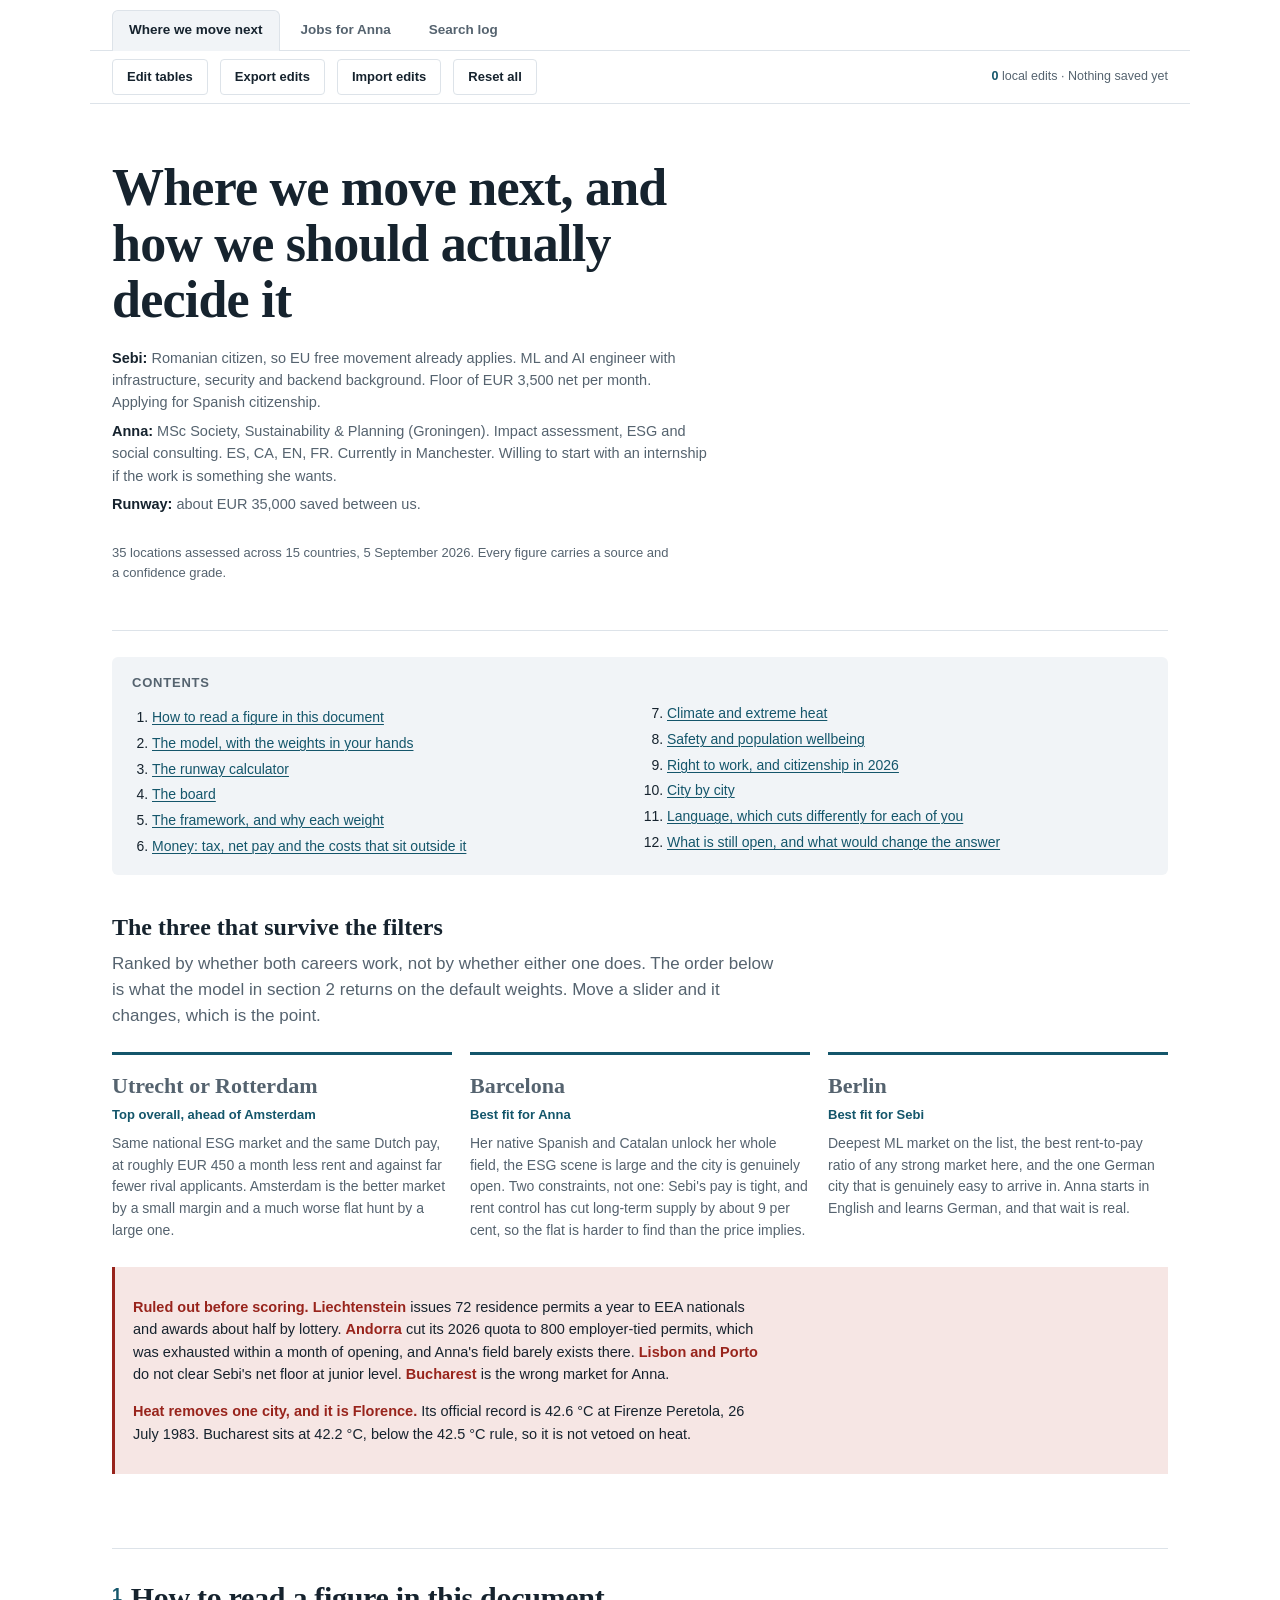
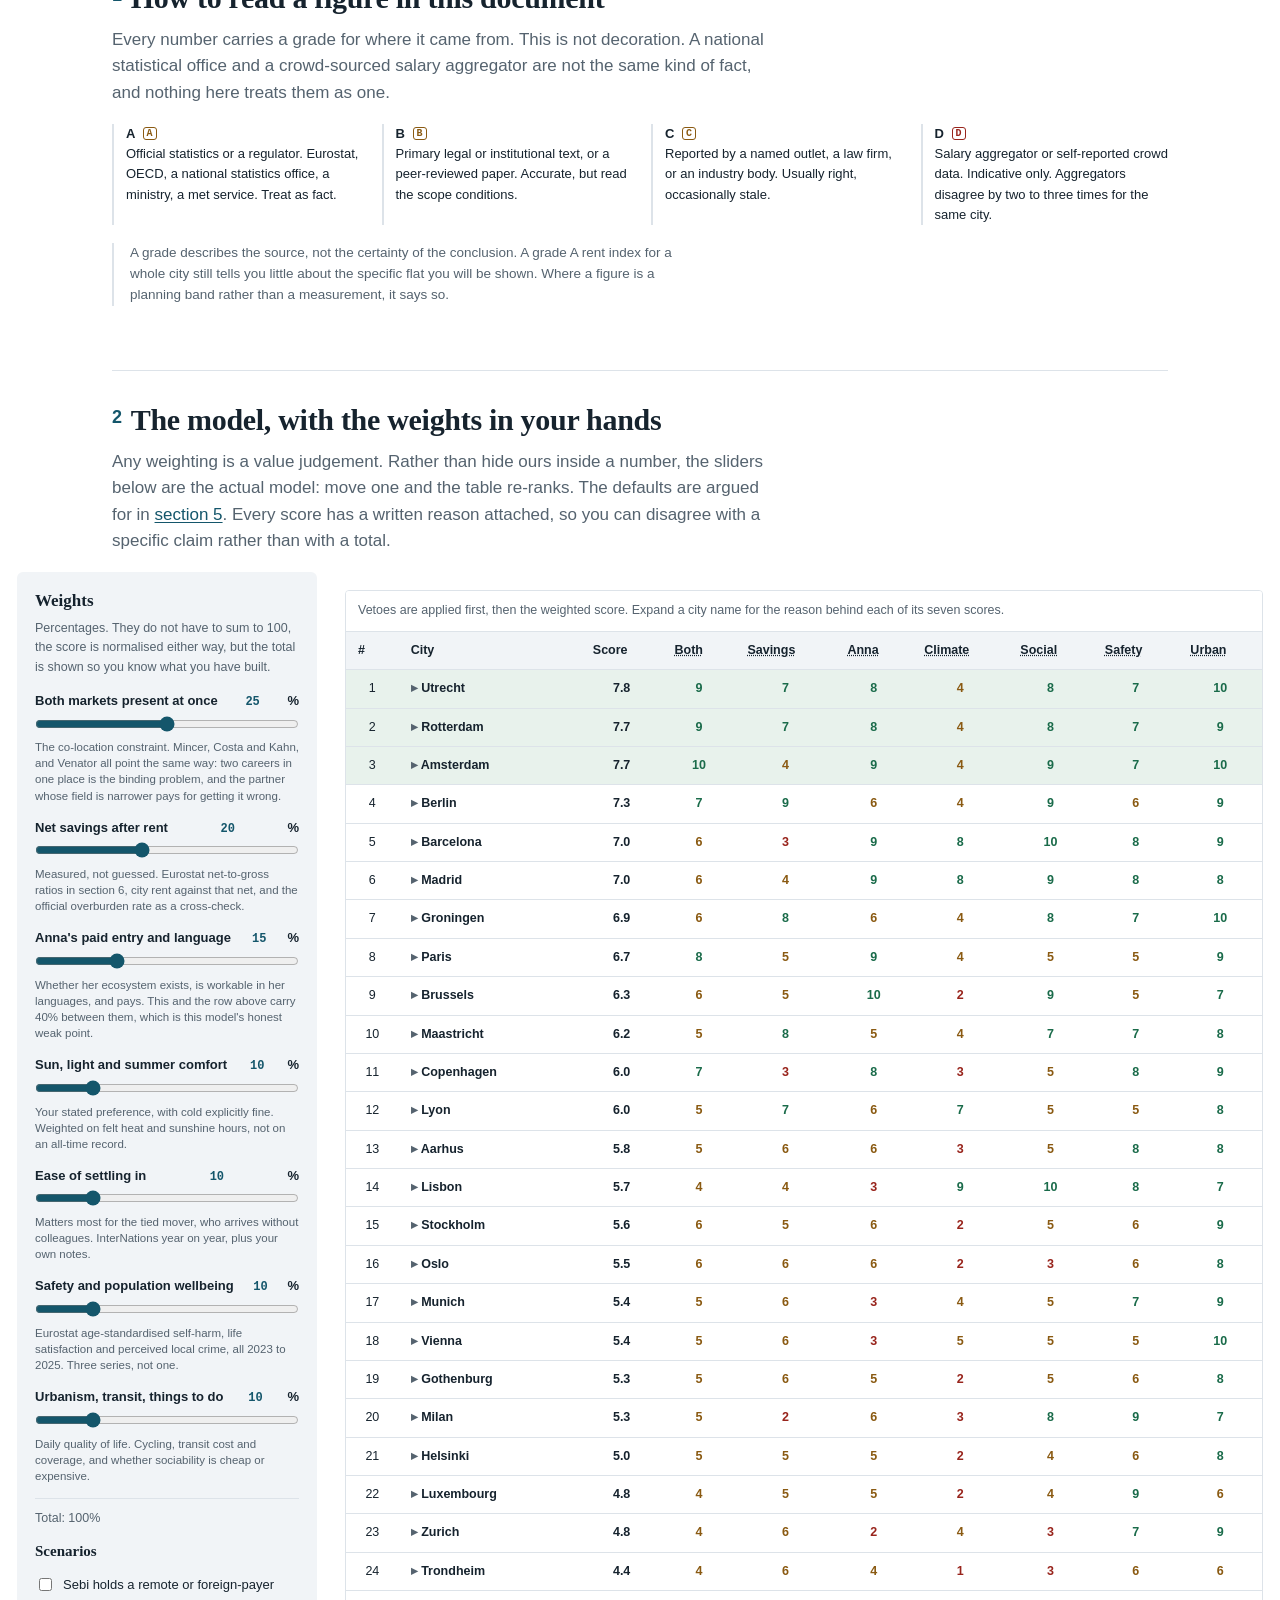
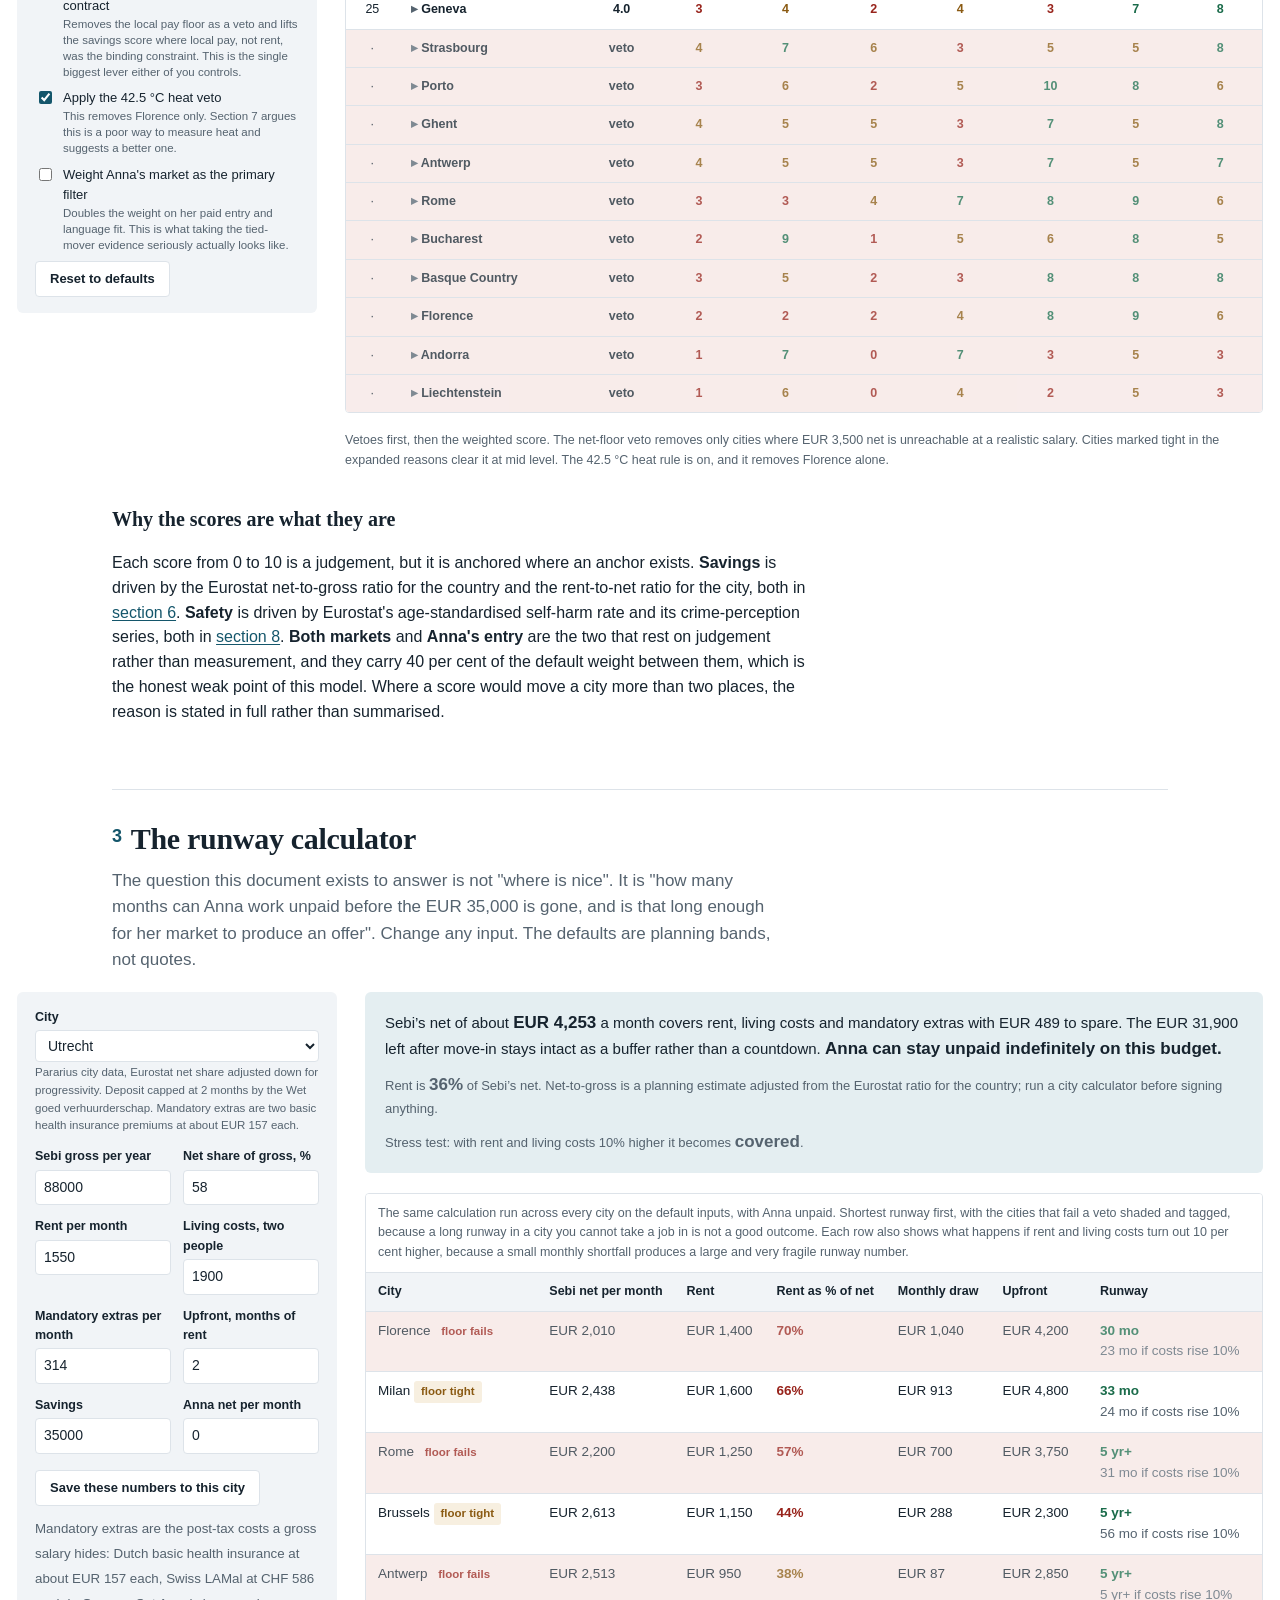
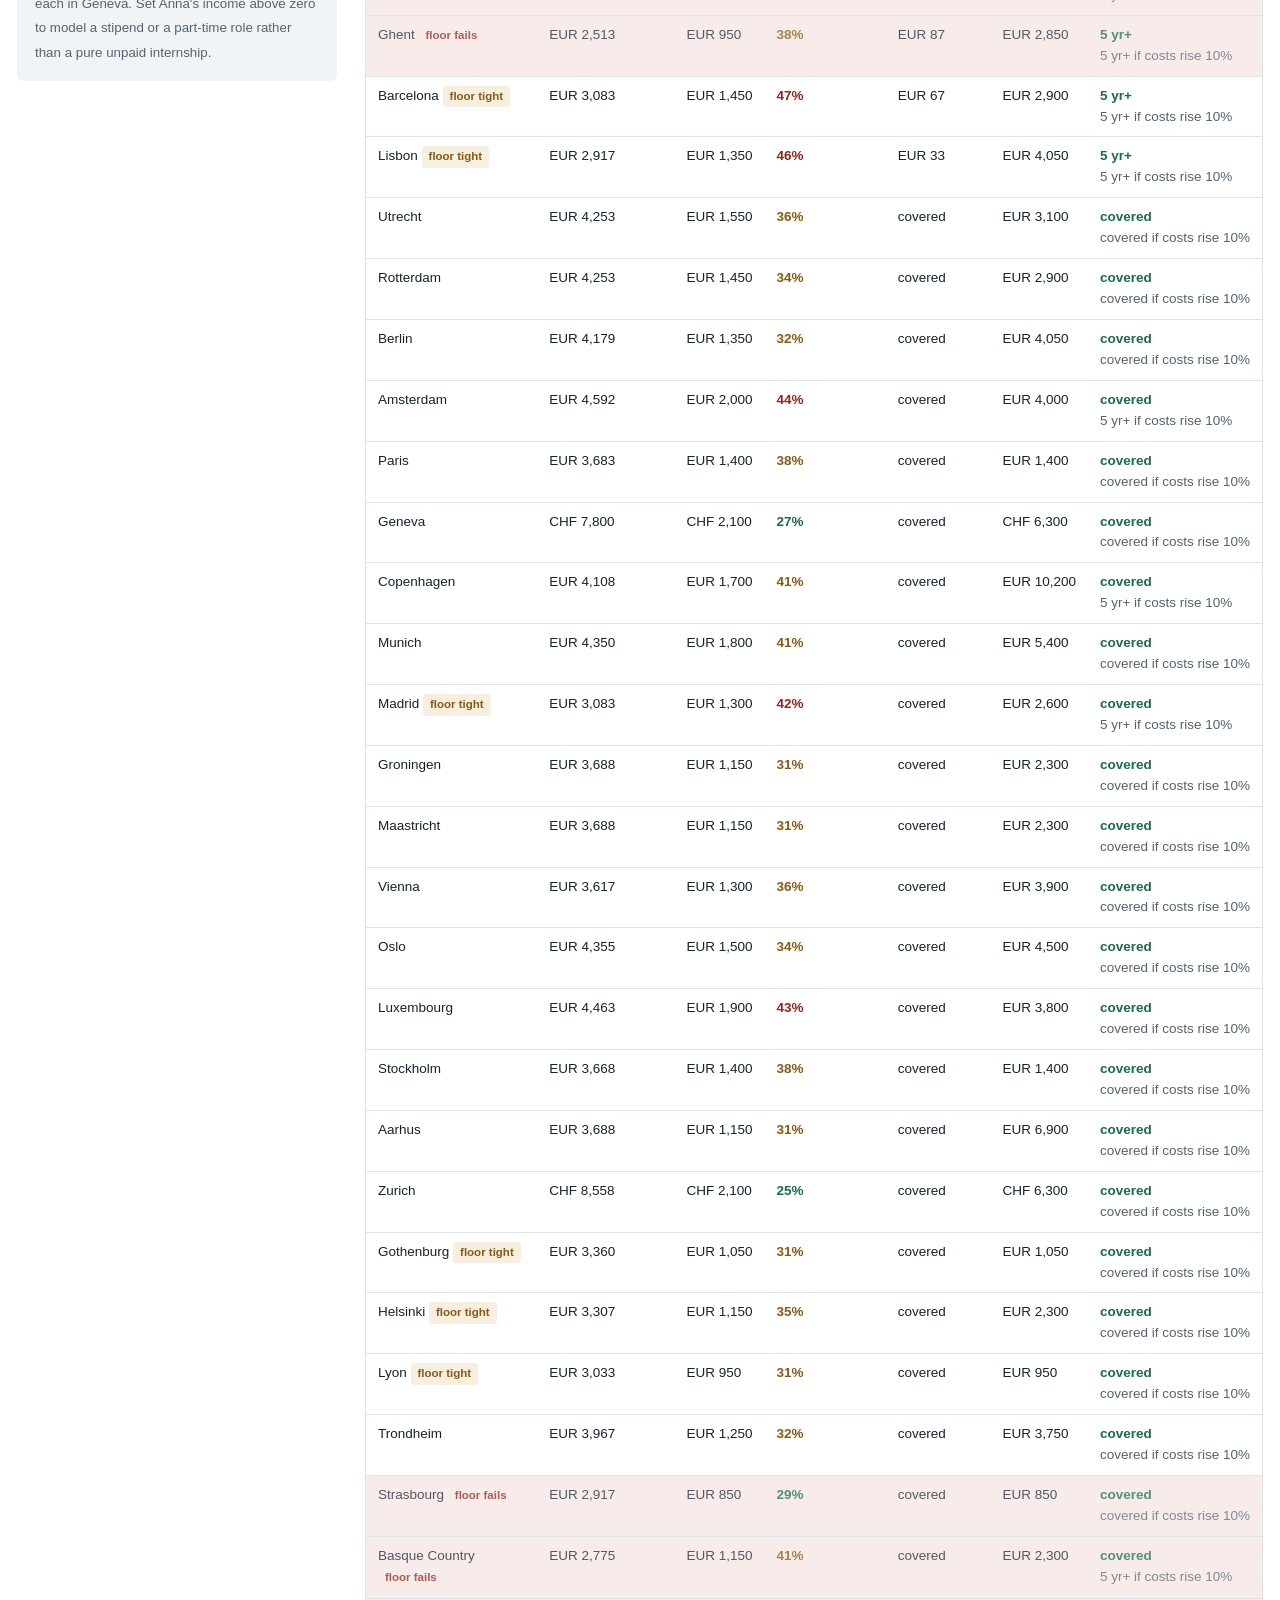
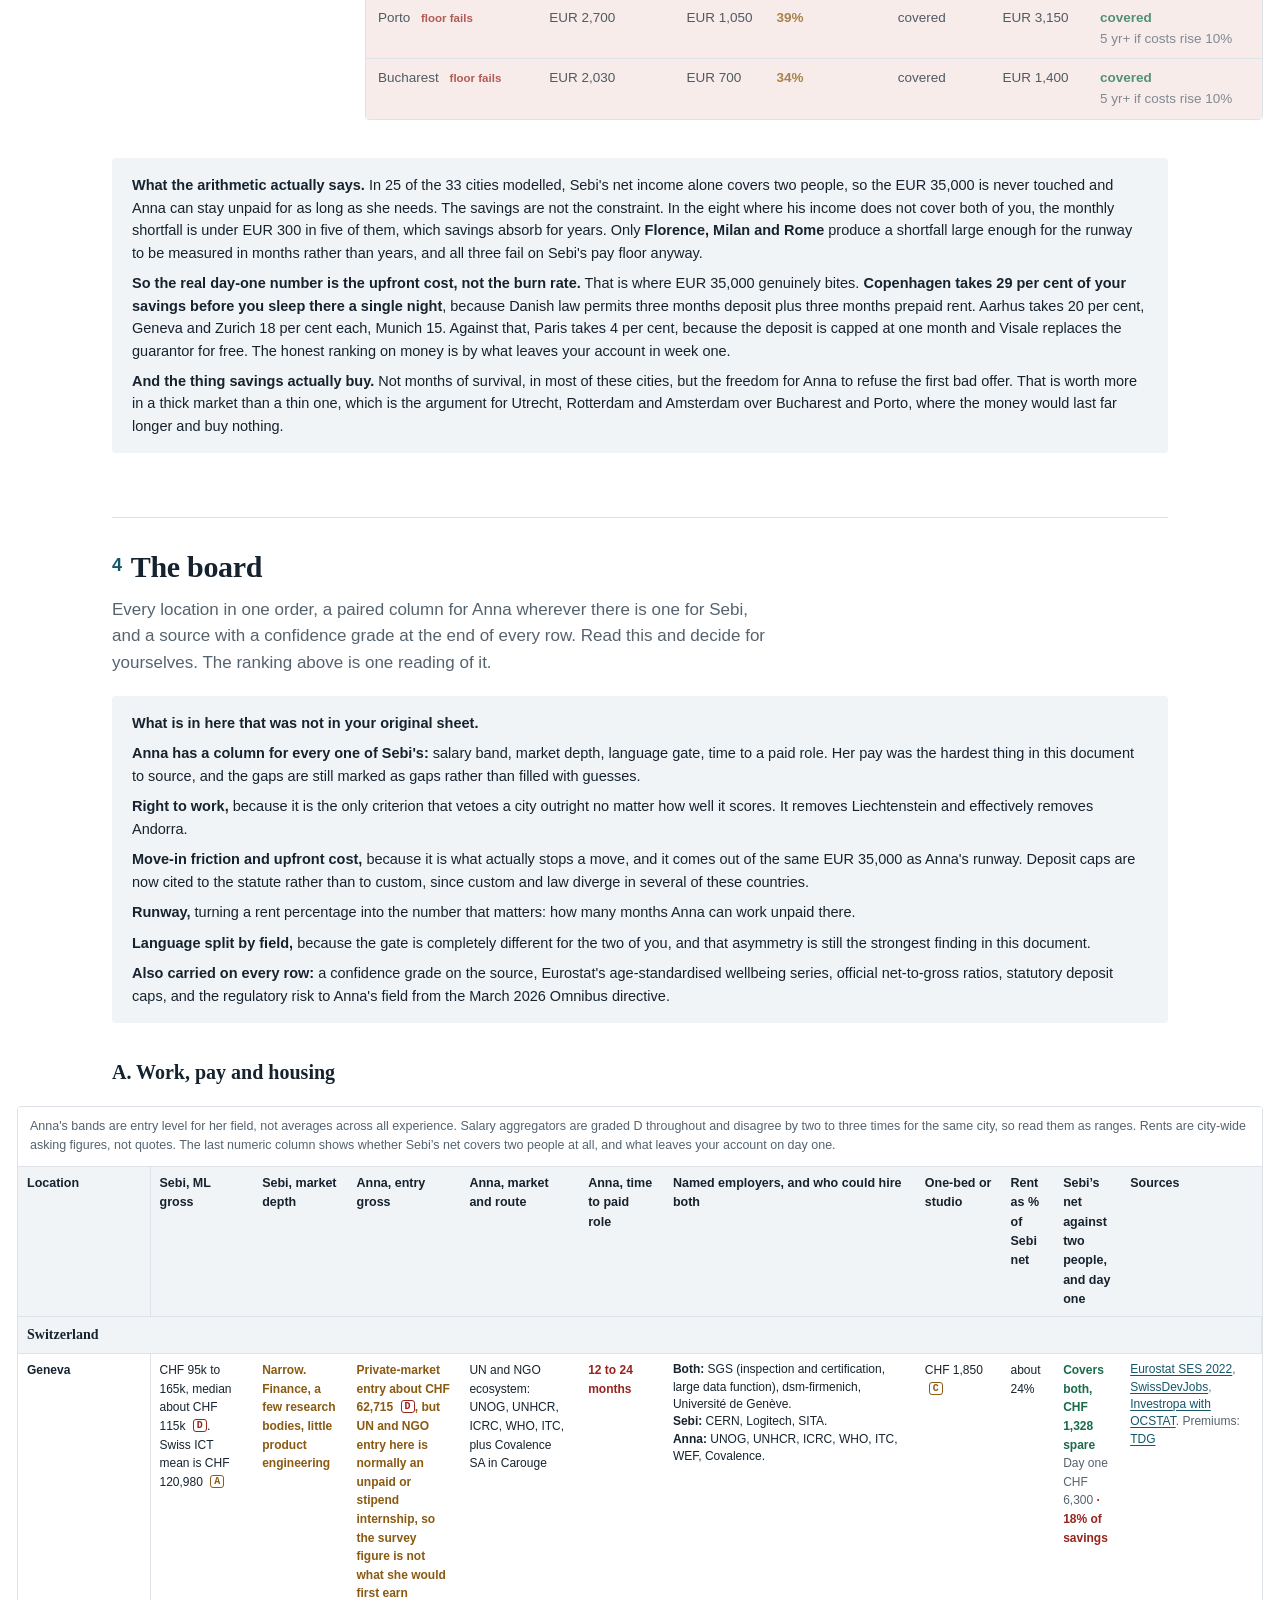
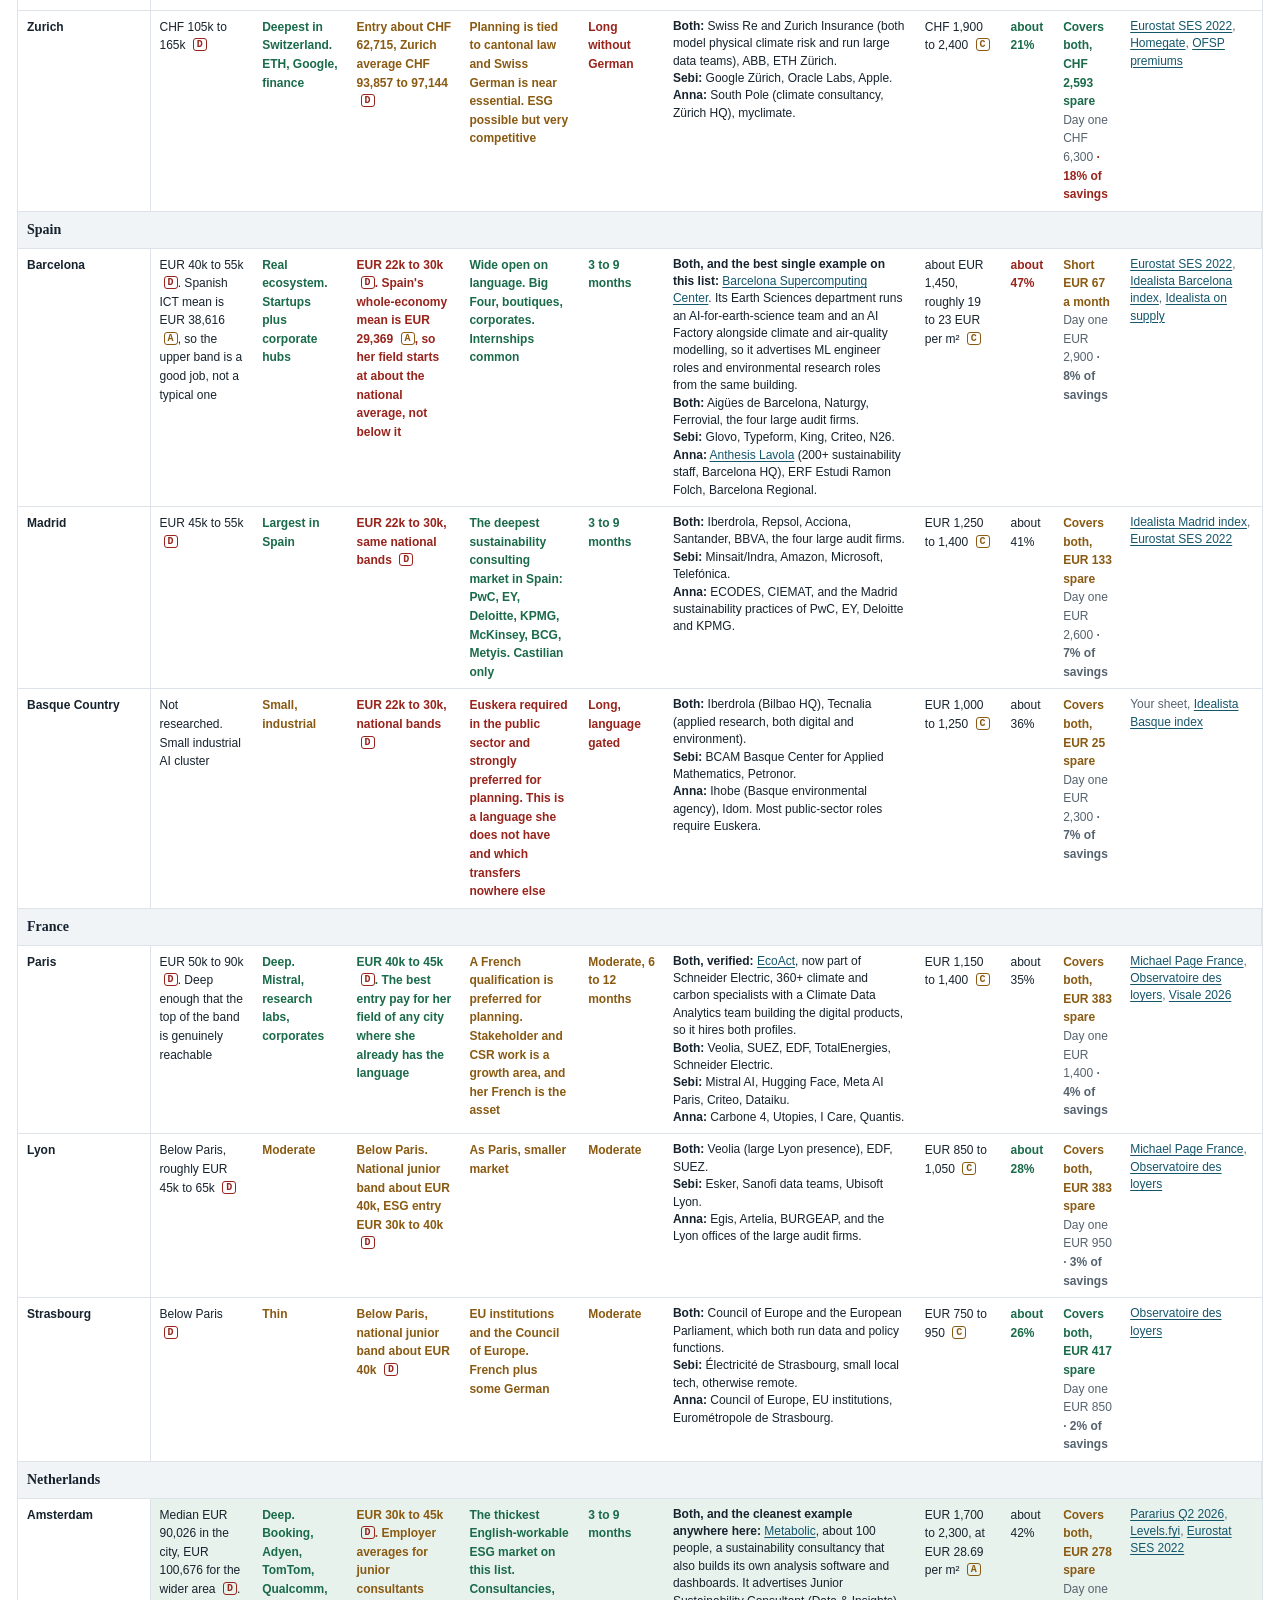
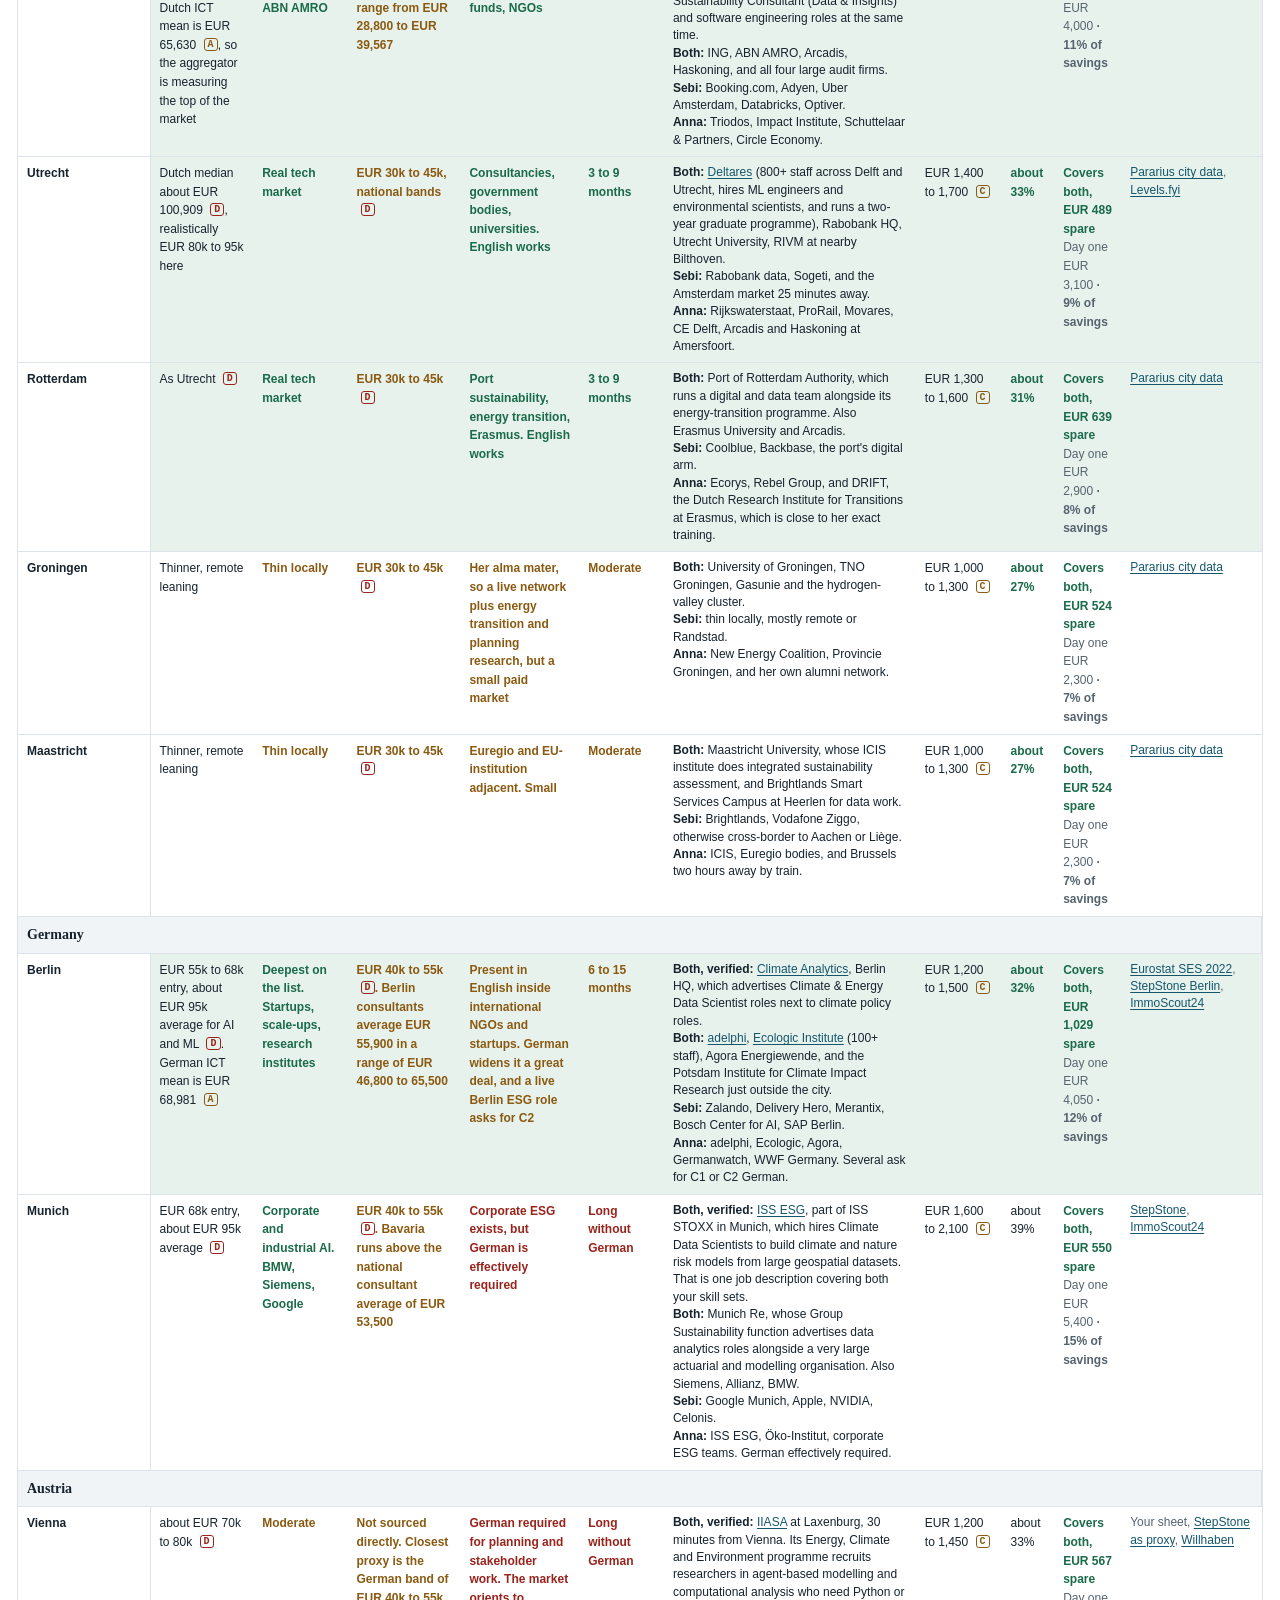
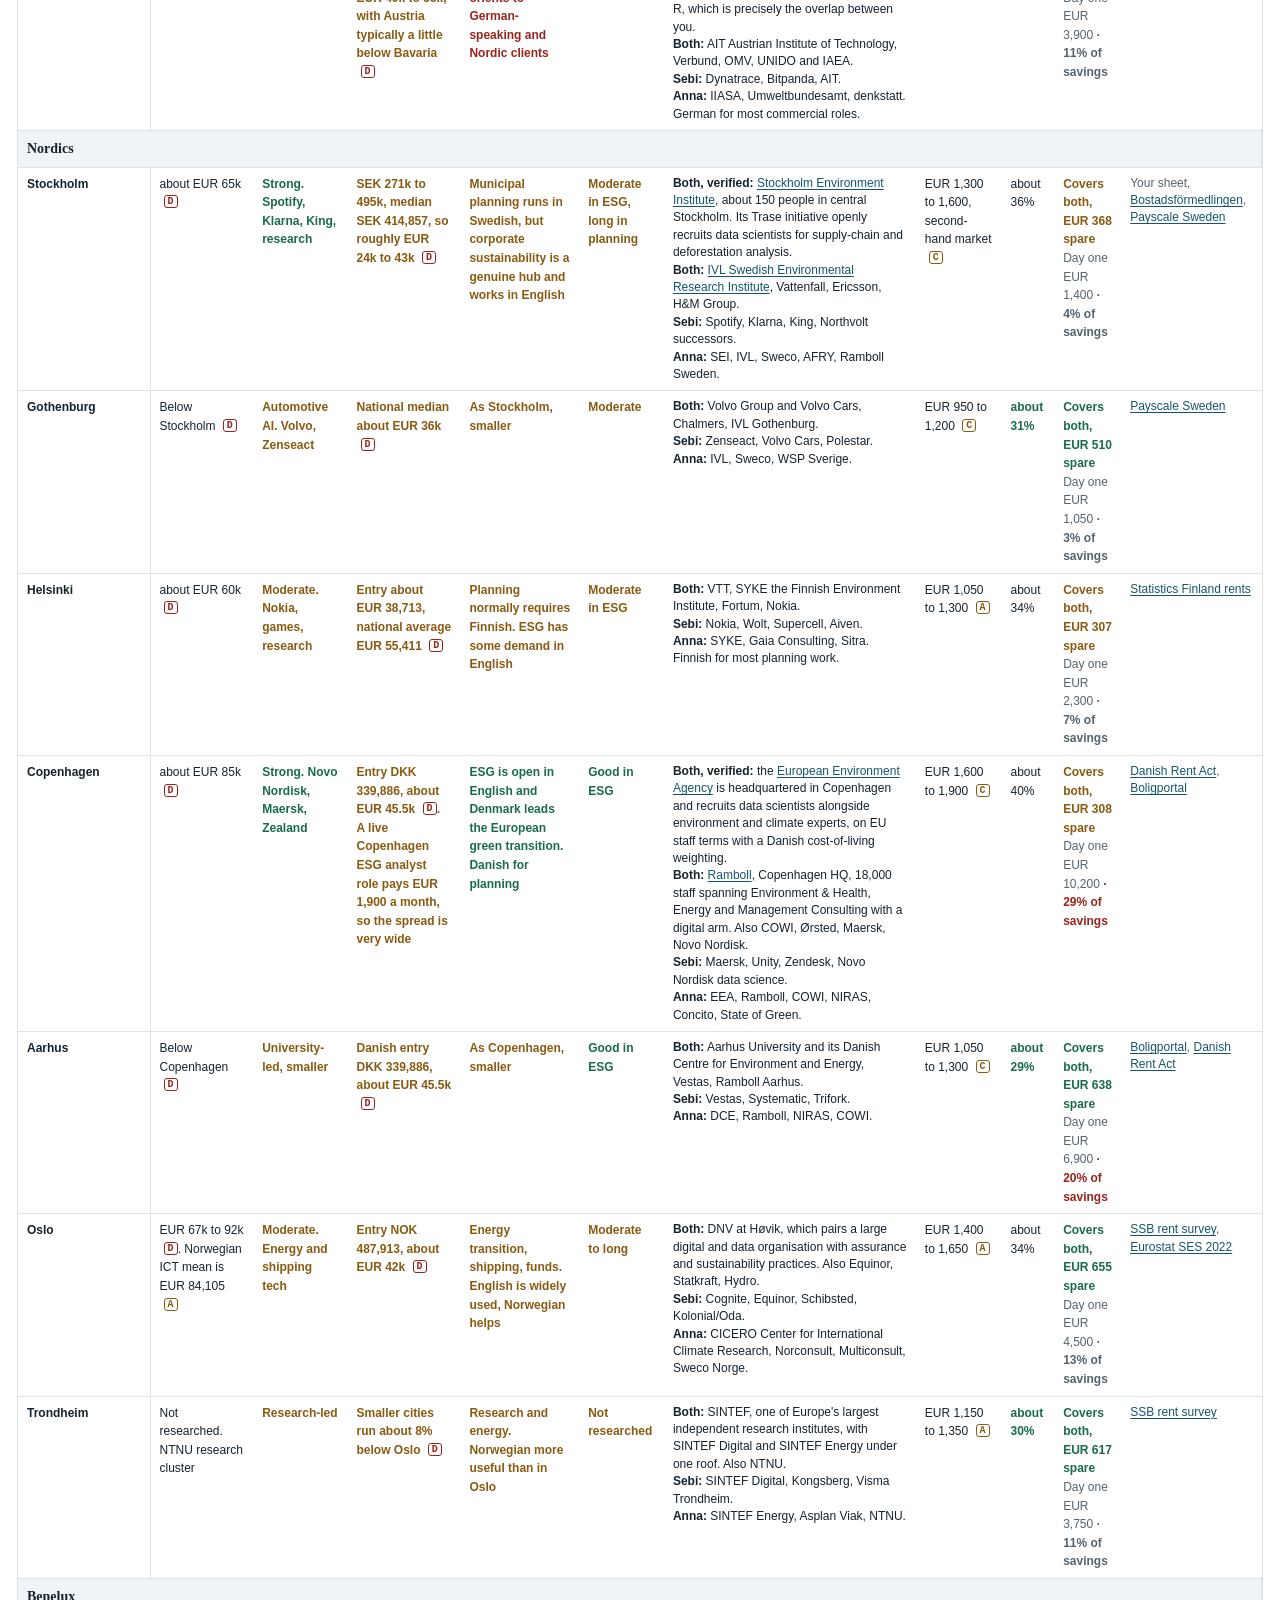
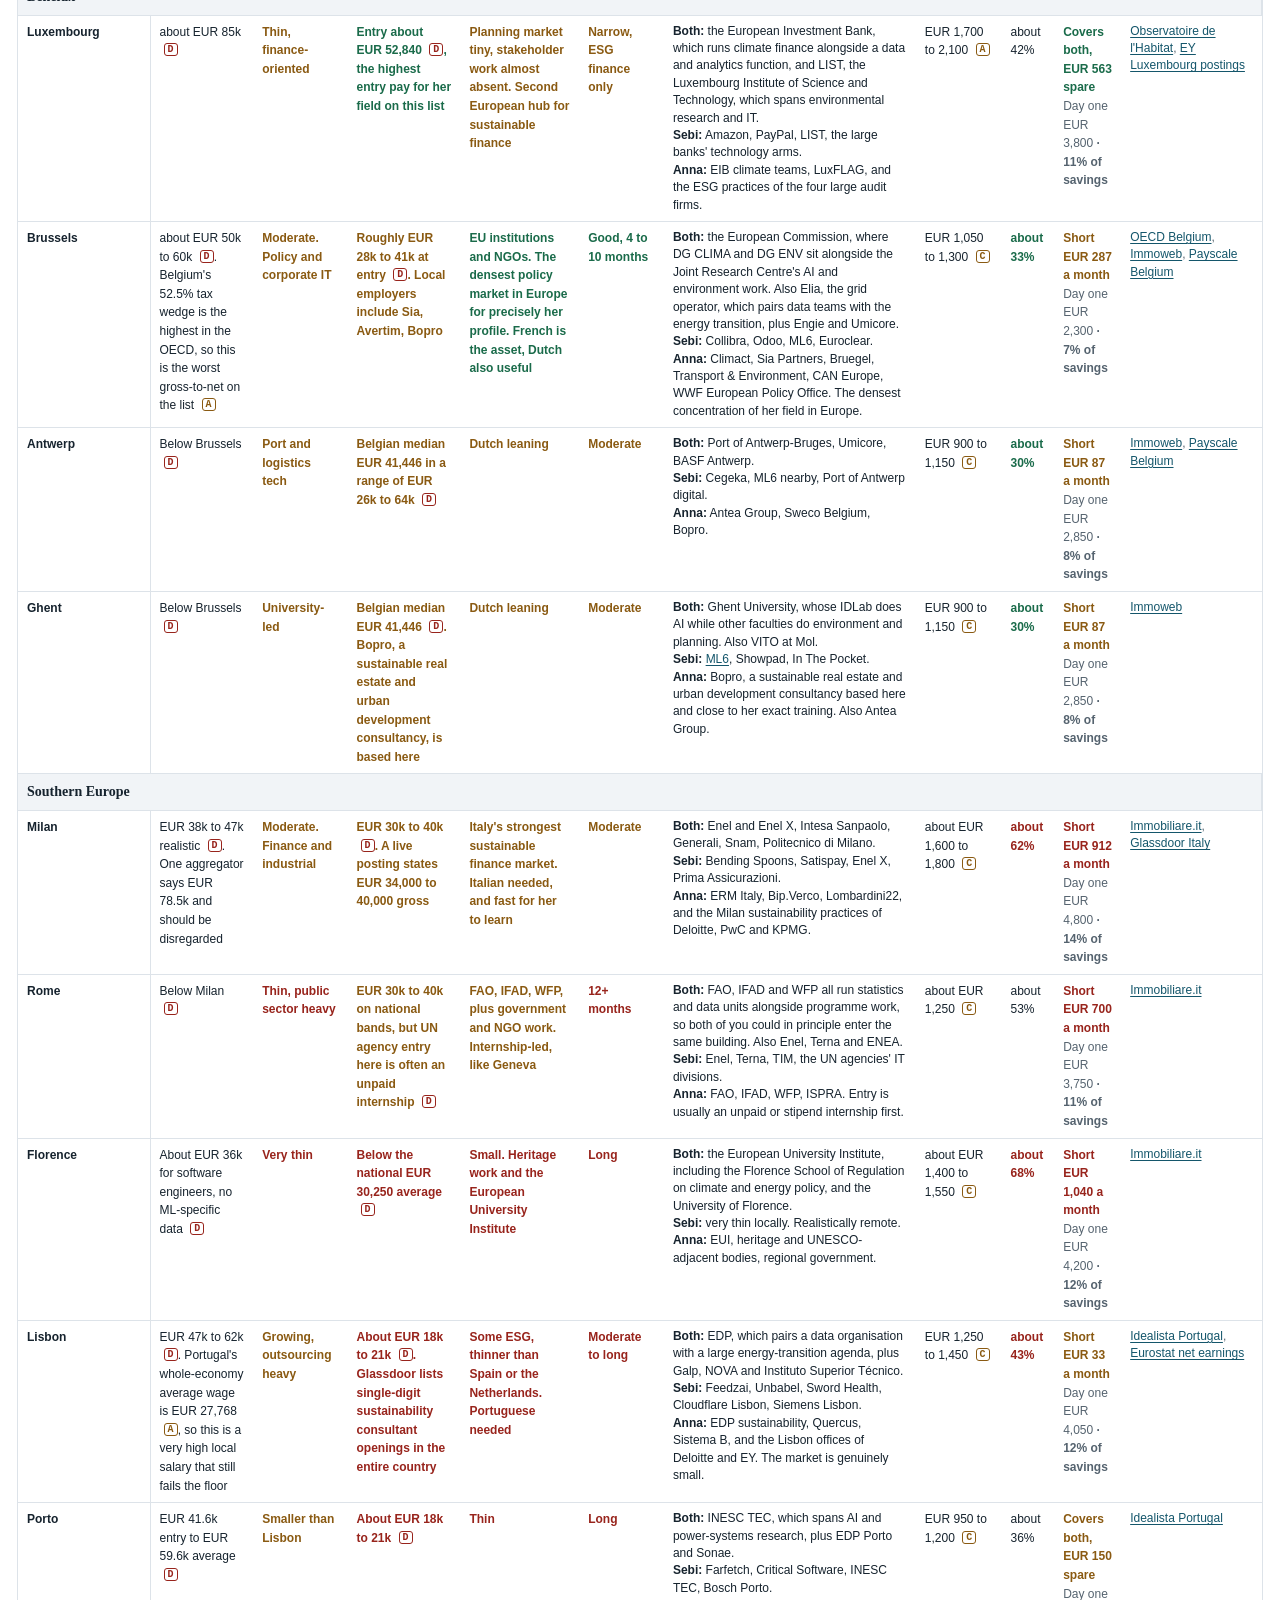
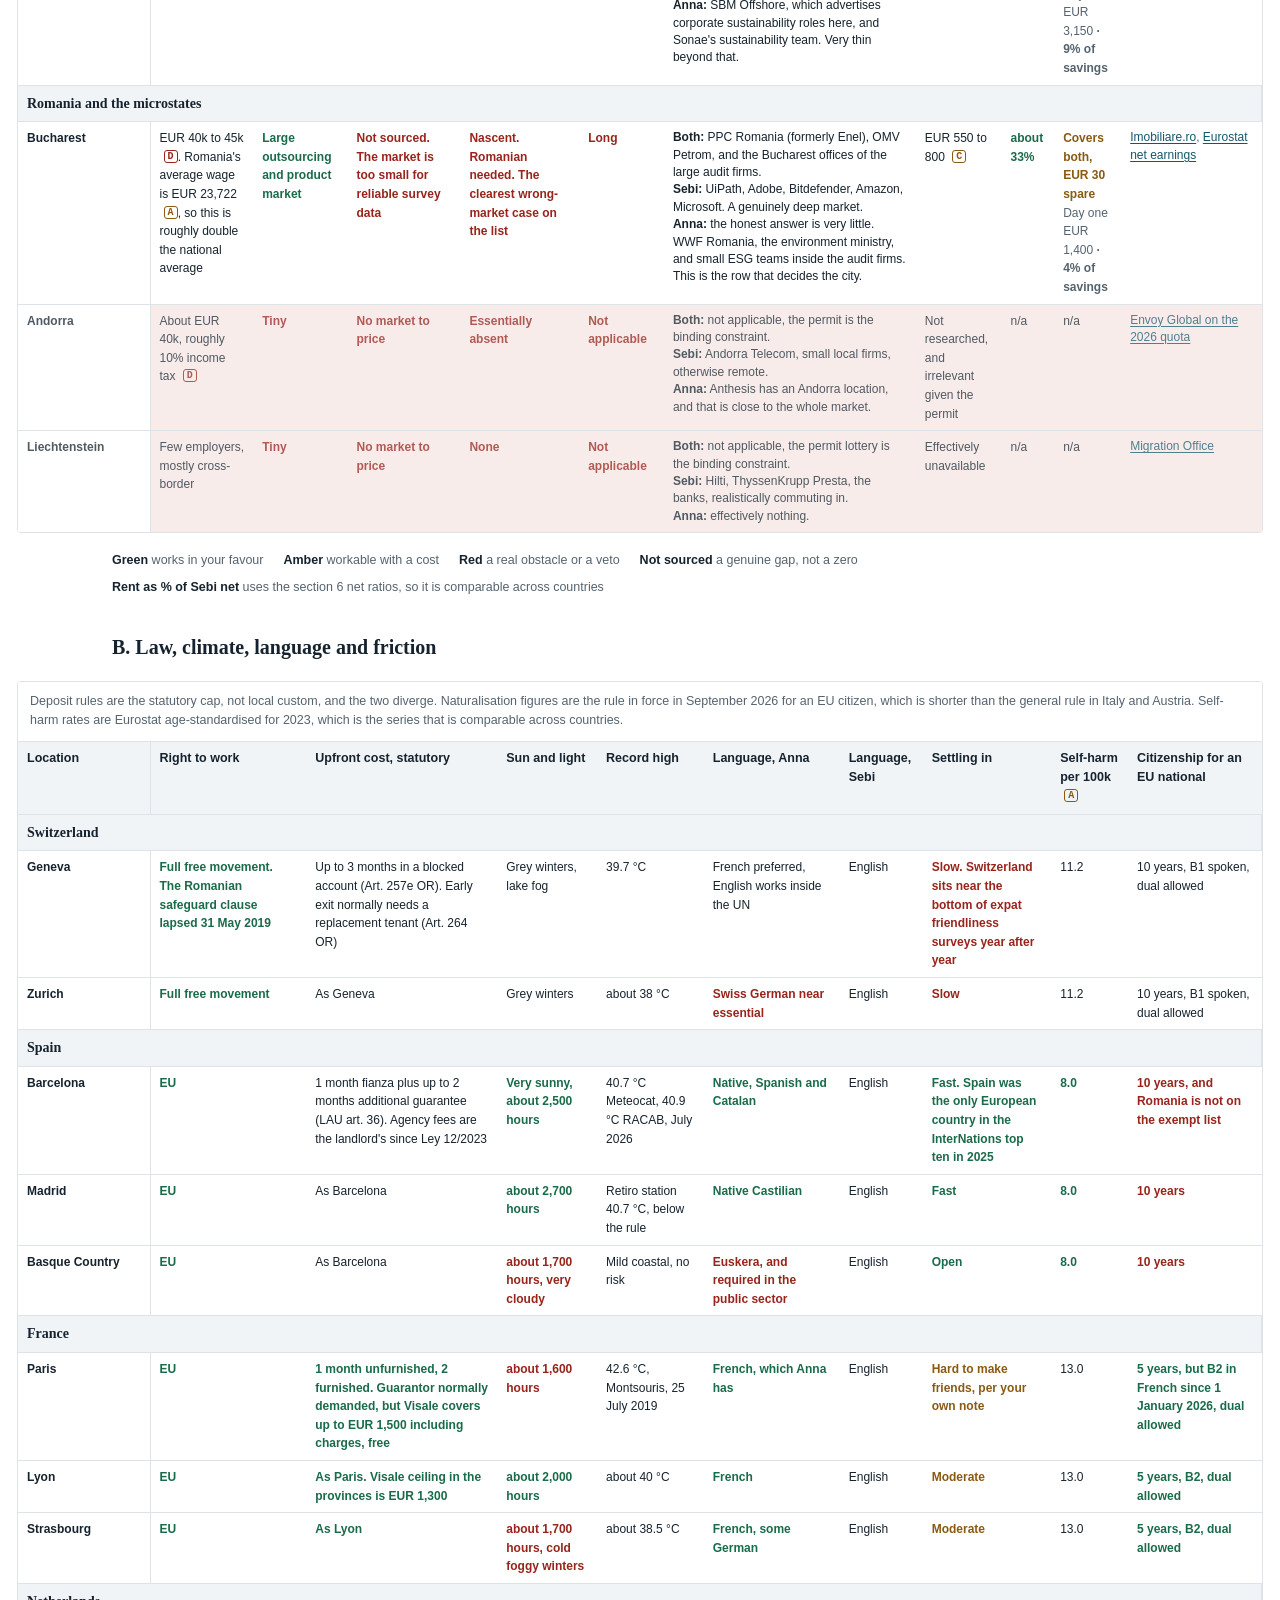
<file: index.html>
<!DOCTYPE html>
<html lang="en">
<head>
<meta charset="UTF-8">
<meta name="viewport" content="width=device-width, initial-scale=1.0">
<title>Where we move next · a decision document for Sebi and Anna</title>
<meta name="description" content="A sourced comparison of 35 European locations against two careers, one budget and one shared life.">
<link rel="stylesheet" href="assets/styles.css">
</head>
<body>
<a class="skip" href="#board">Skip to the board</a>
<div class="page">

<nav class="sitetabs" aria-label="Site sections">
  <a href="index.html" aria-current="page">Where we move next</a>
  <a href="jobs.html">Jobs for Anna</a>
  <a href="log.html">Search log</a>
</nav>

<div class="toolbar" id="toolbar">
  <button type="button" id="edit-toggle" aria-pressed="false">Edit tables</button>
  <button type="button" id="export-edits">Export edits</button>
  <button type="button" id="import-edits">Import edits</button>
  <input type="file" id="import-file" accept="application/json,.json" hidden>
  <button type="button" id="reset-all" disabled>Reset all</button>
  <span class="grow"></span>
  <span class="state"><b id="edit-count">0</b> local edits · <span id="save-state">Nothing saved yet</span></span>
</div>
<p id="edit-help" class="method" hidden style="margin-top:12px">
  <strong>Edit mode is on.</strong> Every cell in every hand-written table is now editable, each row has a duplicate and a delete control, and each table has an <em>Add a row</em> button underneath. The two tables the model generates are different: the ranking and the runway comparison are recomputed from the data on every change, so a cell edit there would be overwritten. Edit those through the score boxes inside each city&rsquo;s expanded reasons, through <em>Save these numbers to this city</em> on the calculator, and through the <em>Add a city</em> form below the ranking. Everything is stored in this browser only, so use <em>Export edits</em> to move it to another machine or to keep a copy worth committing.
</p>

<header class="masthead">
  <h1>Where we move next, and how we should actually decide it</h1>
  <p class="who"><strong>Sebi:</strong> Romanian citizen, so EU free movement already applies. ML and AI engineer with infrastructure, security and backend background. Floor of EUR 3,500 net per month. Applying for Spanish citizenship.</p>
  <p class="who"><strong>Anna:</strong> MSc Society, Sustainability &amp; Planning (Groningen). Impact assessment, ESG and social consulting. ES, CA, EN, FR. Currently in Manchester. Willing to start with an internship if the work is something she wants.</p>
  <p class="who"><strong>Runway:</strong> about EUR 35,000 saved between us.</p>
  <p class="stamp">35 locations assessed across 15 countries, 5 September 2026. Every figure carries a source and a confidence grade.</p>
</header>

<nav class="toc" aria-label="Contents">
  <h2>Contents</h2>
  <ol>
    <li><a href="#sources">How to read a figure in this document</a></li>
    <li><a href="#model">The model, with the weights in your hands</a></li>
    <li><a href="#calc">The runway calculator</a></li>
    <li><a href="#board">The board</a></li>
    <li><a href="#framework">The framework, and why each weight</a></li>
    <li><a href="#money">Money: tax, net pay and the costs that sit outside it</a></li>
    <li><a href="#climate">Climate and extreme heat</a></li>
    <li><a href="#wellbeing">Safety and population wellbeing</a></li>
    <li><a href="#law">Right to work, and citizenship in 2026</a></li>
    <li><a href="#cities">City by city</a></li>
    <li><a href="#language">Language, which cuts differently for each of you</a></li>
    <li><a href="#open">What is still open, and what would change the answer</a></li>
  </ol>
</nav>

<section class="verdict">
  <h2>The three that survive the filters</h2>
  <p class="lead">Ranked by whether both careers work, not by whether either one does. The order below is what the model in section 2 returns on the default weights. Move a slider and it changes, which is the point.</p>
  <div class="shortlist">
    <div class="pick">
      <p class="city">Utrecht or Rotterdam</p>
      <p class="role">Top overall, ahead of Amsterdam</p>
      <p>Same national ESG market and the same Dutch pay, at roughly EUR 450 a month less rent and against far fewer rival applicants. Amsterdam is the better market by a small margin and a much worse flat hunt by a large one.</p>
    </div>
    <div class="pick">
      <p class="city">Barcelona</p>
      <p class="role">Best fit for Anna</p>
      <p>Her native Spanish and Catalan unlock her whole field, the ESG scene is large and the city is genuinely open. Two constraints, not one: Sebi's pay is tight, and rent control has cut long-term supply by about 9 per cent, so the flat is harder to find than the price implies.</p>
    </div>
    <div class="pick">
      <p class="city">Berlin</p>
      <p class="role">Best fit for Sebi</p>
      <p>Deepest ML market on the list, the best rent-to-pay ratio of any strong market here, and the one German city that is genuinely easy to arrive in. Anna starts in English and learns German, and that wait is real.</p>
    </div>
  </div>
  <div class="out">
    <p><b>Ruled out before scoring.</b> <b>Liechtenstein</b> issues 72 residence permits a year to EEA nationals and awards about half by lottery. <b>Andorra</b> cut its 2026 quota to 800 employer-tied permits, which was exhausted within a month of opening, and Anna's field barely exists there. <b>Lisbon and Porto</b> do not clear Sebi's net floor at junior level. <b>Bucharest</b> is the wrong market for Anna.</p>
    <p style="margin-top:8px"><b>Heat removes one city, and it is Florence.</b> Its official record is 42.6 &deg;C at Firenze Peretola, 26 July 1983. Bucharest sits at 42.2 &deg;C, below the 42.5 &deg;C rule, so it is not vetoed on heat.</p>
  </div>
</section>

<h2 class="sec" id="sources"><span class="n">1</span>How to read a figure in this document</h2>
<p class="lead">Every number carries a grade for where it came from. This is not decoration. A national statistical office and a crowd-sourced salary aggregator are not the same kind of fact, and nothing here treats them as one.</p>

<div class="conf-key">
  <div><b>A <abbr class="c a" title="Official statistic">A</abbr></b> Official statistics or a regulator. Eurostat, OECD, a national statistics office, a ministry, a met service. Treat as fact.</div>
  <div><b>B <abbr class="c b" title="Primary legal or institutional source">B</abbr></b> Primary legal or institutional text, or a peer-reviewed paper. Accurate, but read the scope conditions.</div>
  <div><b>C <abbr class="c c" title="Reported">C</abbr></b> Reported by a named outlet, a law firm, or an industry body. Usually right, occasionally stale.</div>
  <div><b>D <abbr class="c d" title="Aggregator or self-reported">D</abbr></b> Salary aggregator or self-reported crowd data. Indicative only. Aggregators disagree by two to three times for the same city.</div>
</div>
<p class="method">A grade describes the source, not the certainty of the conclusion. A grade A rent index for a whole city still tells you little about the specific flat you will be shown. Where a figure is a planning band rather than a measurement, it says so.</p>

<h2 class="sec" id="model"><span class="n">2</span>The model, with the weights in your hands</h2>
<p class="lead">Any weighting is a value judgement. Rather than hide ours inside a number, the sliders below are the actual model: move one and the table re-ranks. The defaults are argued for in <a href="#framework">section 5</a>. Every score has a written reason attached, so you can disagree with a specific claim rather than with a total.</p>

<div class="model">
  <div class="panel">
    <h3>Weights</h3>
    <p class="hint">Percentages. They do not have to sum to 100, the score is normalised either way, but the total is shown so you know what you have built.</p>
    <div id="weights"></div>
    <p class="wtotal">Total: <span id="weight-total">100</span>%</p>
    <h3 style="font-size:15px">Scenarios</h3>
    <div class="sc">
      <label><input type="checkbox" id="sc-remote"><span>Sebi holds a remote or foreign-payer contract<small>Removes the local pay floor as a veto and lifts the savings score where local pay, not rent, was the binding constraint. This is the single biggest lever either of you controls.</small></span></label>
      <label><input type="checkbox" id="sc-heat" checked><span>Apply the 42.5 &deg;C heat veto<small>This removes Florence only. Section 7 argues this is a poor way to measure heat and suggests a better one.</small></span></label>
      <label><input type="checkbox" id="sc-anna"><span>Weight Anna's market as the primary filter<small>Doubles the weight on her paid entry and language fit. This is what taking the tied-mover evidence seriously actually looks like.</small></span></label>
    </div>
    <button type="button" id="w-reset">Reset to defaults</button>
  </div>

  <div>
    <div class="scroll rank-wrap">
      <table>
        <caption>Vetoes are applied first, then the weighted score. Expand a city name for the reason behind each of its seven scores.</caption>
        <thead><tr id="rank-head"></tr></thead>
        <tbody id="rank-body"></tbody>
      </table>
    </div>
    <p id="rank-note"></p>
  </div>
</div>


<div id="add-city">
  <h3 style="margin-top:0">Add a city</h3>
  <p class="hint" style="font-size:13px;color:var(--ink-soft);margin:0 0 4px">
    Visible only in edit mode. A city added here joins the ranking, the runway table and the calculator immediately. Its floor test is derived from the pay and net share you give. Nothing you add carries a source, so it is marked unverified in the calculator note.
  </p>
  <form id="add-city-form">
    <div class="grid-in">
      <label>City name<input type="text" id="nc-name" required placeholder="Valencia"></label>
      <label>Currency<input type="text" id="nc-cur" value="EUR" maxlength="3"></label>
      <label>Sebi gross per year<input type="number" id="nc-gross" value="60000" step="1000"></label>
      <label>Net share, %<input type="number" id="nc-net" value="70" min="10" max="100"></label>
      <label>Rent per month<input type="number" id="nc-rent" value="1200" step="50"></label>
      <label>Living costs, two<input type="number" id="nc-living" value="1800" step="50"></label>
      <label>Mandatory extras<input type="number" id="nc-mand" value="0" step="10"></label>
      <label>Upfront, months<input type="number" id="nc-upfront" value="2" step="0.5"></label>
    </div>
    <p style="font-size:12.5px;color:var(--ink-soft);margin:10px 0 4px">Scores from 0 to 10, in the same order as the columns above.</p>
    <div class="grid-in">
      <label>Both markets<input type="number" id="nc-both" value="5" min="0" max="10"></label>
      <label>Savings<input type="number" id="nc-savings" value="5" min="0" max="10"></label>
      <label>Anna&rsquo;s entry<input type="number" id="nc-anna" value="5" min="0" max="10"></label>
      <label>Climate<input type="number" id="nc-climate" value="5" min="0" max="10"></label>
      <label>Social<input type="number" id="nc-social" value="5" min="0" max="10"></label>
      <label>Safety<input type="number" id="nc-safety" value="5" min="0" max="10"></label>
      <label>Urban<input type="number" id="nc-urban" value="5" min="0" max="10"></label>
    </div>
    <p style="margin:10px 0 0"><button type="submit">Add this city</button>
      <span id="nc-added" class="thin" style="font-size:12.5px;margin-left:10px"></span></p>
  </form>
</div>

<h3>Why the scores are what they are</h3>
<p>Each score from 0 to 10 is a judgement, but it is anchored where an anchor exists. <b>Savings</b> is driven by the Eurostat net-to-gross ratio for the country and the rent-to-net ratio for the city, both in <a href="#money">section 6</a>. <b>Safety</b> is driven by Eurostat's age-standardised self-harm rate and its crime-perception series, both in <a href="#wellbeing">section 8</a>. <b>Both markets</b> and <b>Anna's entry</b> are the two that rest on judgement rather than measurement, and they carry 40 per cent of the default weight between them, which is the honest weak point of this model. Where a score would move a city more than two places, the reason is stated in full rather than summarised.</p>

<h2 class="sec" id="calc"><span class="n">3</span>The runway calculator</h2>
<p class="lead">The question this document exists to answer is not "where is nice". It is "how many months can Anna work unpaid before the EUR 35,000 is gone, and is that long enough for her market to produce an offer". Change any input. The defaults are planning bands, not quotes.</p>

<div class="calc">
  <div class="panel">
    <div class="field">
      <label for="rw-city">City</label>
      <select id="rw-city"></select>
      <small id="rw-src"></small>
    </div>
    <div class="grid2">
      <div class="field">
        <label for="rw-gross">Sebi gross per year</label>
        <input type="number" id="rw-gross" step="1000" min="0">
      </div>
      <div class="field">
        <label for="rw-net">Net share of gross, %</label>
        <input type="number" id="rw-net" step="1" min="10" max="100">
      </div>
      <div class="field">
        <label for="rw-rent">Rent per month</label>
        <input type="number" id="rw-rent" step="50" min="0">
      </div>
      <div class="field">
        <label for="rw-living">Living costs, two people</label>
        <input type="number" id="rw-living" step="50" min="0">
      </div>
      <div class="field">
        <label for="rw-mand">Mandatory extras per month</label>
        <input type="number" id="rw-mand" step="10" min="0">
      </div>
      <div class="field">
        <label for="rw-upfront">Upfront, months of rent</label>
        <input type="number" id="rw-upfront" step="0.5" min="0">
      </div>
      <div class="field">
        <label for="rw-savings">Savings</label>
        <input type="number" id="rw-savings" step="1000" min="0" value="35000">
      </div>
      <div class="field">
        <label for="rw-anna">Anna net per month</label>
        <input type="number" id="rw-anna" step="50" min="0" value="0">
      </div>
    </div>
    <p style="margin:4px 0 10px"><button type="button" id="rw-save">Save these numbers to this city</button></p>
    <small class="thin">Mandatory extras are the post-tax costs a gross salary hides: Dutch basic health insurance at about EUR 157 each, Swiss LAMal at CHF 586 each in Geneva. Set Anna's income above zero to model a stipend or a part-time role rather than a pure unpaid internship.</small>
  </div>
  <div>
    <div class="out-box" id="rw-out" role="status" aria-live="polite"></div>
    <div class="scroll" style="margin-top:20px">
      <table>
        <caption>The same calculation run across every city on the default inputs, with Anna unpaid. Shortest runway first, with the cities that fail a veto shaded and tagged, because a long runway in a city you cannot take a job in is not a good outcome. Each row also shows what happens if rent and living costs turn out 10 per cent higher, because a small monthly shortfall produces a large and very fragile runway number.</caption>
        <thead><tr>
          <th scope="col">City</th><th scope="col">Sebi net per month</th><th scope="col">Rent</th><th scope="col">Rent as % of net</th><th scope="col">Monthly draw</th><th scope="col">Upfront</th><th scope="col">Runway</th>
        </tr></thead>
        <tbody id="rw-table"></tbody>
      </table>
    </div>
  </div>
</div>

<div class="aside">
  <p><strong>What the arithmetic actually says.</strong> In 25 of the 33 cities modelled, Sebi's net income alone covers two people, so the EUR 35,000 is never touched and Anna can stay unpaid for as long as she needs. The savings are not the constraint. In the eight where his income does not cover both of you, the monthly shortfall is under EUR 300 in five of them, which savings absorb for years. Only <b>Florence, Milan and Rome</b> produce a shortfall large enough for the runway to be measured in months rather than years, and all three fail on Sebi's pay floor anyway.</p>
  <p><strong>So the real day-one number is the upfront cost, not the burn rate.</strong> That is where EUR 35,000 genuinely bites. <b>Copenhagen takes 29 per cent of your savings before you sleep there a single night</b>, because Danish law permits three months deposit plus three months prepaid rent. Aarhus takes 20 per cent, Geneva and Zurich 18 per cent each, Munich 15. Against that, Paris takes 4 per cent, because the deposit is capped at one month and Visale replaces the guarantor for free. The honest ranking on money is by what leaves your account in week one.</p>
  <p><strong>And the thing savings actually buy.</strong> Not months of survival, in most of these cities, but the freedom for Anna to refuse the first bad offer. That is worth more in a thick market than a thin one, which is the argument for Utrecht, Rotterdam and Amsterdam over Bucharest and Porto, where the money would last far longer and buy nothing.</p>
</div>

<section class="board" id="board">
<h2 class="sec"><span class="n">4</span>The board</h2>
<p class="lead">Every location in one order, a paired column for Anna wherever there is one for Sebi, and a source with a confidence grade at the end of every row. Read this and decide for yourselves. The ranking above is one reading of it.</p>

<div class="aside">
  <p><strong>What is in here that was not in your original sheet.</strong></p>
  <p><strong>Anna has a column for every one of Sebi's:</strong> salary band, market depth, language gate, time to a paid role. Her pay was the hardest thing in this document to source, and the gaps are still marked as gaps rather than filled with guesses.</p>
  <p><strong>Right to work,</strong> because it is the only criterion that vetoes a city outright no matter how well it scores. It removes Liechtenstein and effectively removes Andorra.</p>
  <p><strong>Move-in friction and upfront cost,</strong> because it is what actually stops a move, and it comes out of the same EUR 35,000 as Anna's runway. Deposit caps are now cited to the statute rather than to custom, since custom and law diverge in several of these countries.</p>
  <p><strong>Runway,</strong> turning a rent percentage into the number that matters: how many months Anna can work unpaid there.</p>
  <p><strong>Language split by field,</strong> because the gate is completely different for the two of you, and that asymmetry is still the strongest finding in this document.</p>
  <p><strong>Also carried on every row:</strong> a confidence grade on the source, Eurostat's age-standardised wellbeing series, official net-to-gross ratios, statutory deposit caps, and the regulatory risk to Anna's field from the March 2026 Omnibus directive.</p>
</div>

<h3>A. Work, pay and housing</h3>
<div class="scroll">
<table>
  <caption>Anna's bands are entry level for her field, not averages across all experience. Salary aggregators are graded D throughout and disagree by two to three times for the same city, so read them as ranges. Rents are city-wide asking figures, not quotes. The last numeric column shows whether Sebi’s net covers two people at all, and what leaves your account on day one.</caption>
  <thead>
    <tr>
      <th scope="col">Location</th>
      <th scope="col">Sebi, ML gross</th>
      <th scope="col">Sebi, market depth</th>
      <th scope="col">Anna, entry gross</th>
      <th scope="col">Anna, market and route</th>
      <th scope="col">Anna, time to paid role</th>
      <th scope="col">Named employers, and who could hire both</th>
      <th scope="col">One-bed or studio</th>
      <th scope="col">Rent as % of Sebi net</th>
      <th scope="col">Sebi&rsquo;s net against two people, and day one</th>
      <th scope="col">Sources</th>
    </tr>
  </thead>
  <tbody>
    <tr class="country"><td colspan="11">Switzerland</td></tr>
    <tr>
      <td>Geneva</td>
      <td>CHF 95k to 165k, median about CHF 115k <abbr class="c d" title="Aggregator">D</abbr>. Swiss ICT mean is CHF 120,980 <abbr class="c a" title="Eurostat SES 2022">A</abbr></td>
      <td class="maybe">Narrow. Finance, a few research bodies, little product engineering</td>
      <td class="maybe">Private-market entry about CHF 62,715 <abbr class="c d" title="Aggregator">D</abbr>, but UN and NGO entry here is normally an unpaid or stipend internship, so the survey figure is not what she would first earn</td>
      <td>UN and NGO ecosystem: UNOG, UNHCR, ICRC, WHO, ITC, plus Covalence SA in Carouge</td>
      <td class="no">12 to 24 months</td>
      <td class="emp"><b>Both:</b> SGS (inspection and certification, large data function), dsm-firmenich, Universit&eacute; de Gen&egrave;ve.<br><b>Sebi:</b> CERN, Logitech, SITA.<br><b>Anna:</b> UNOG, UNHCR, ICRC, WHO, ITC, WEF, Covalence.</td>
      <td>CHF 1,850 <abbr class="c c" title="Portal data">C</abbr></td>
      <td class="num">about 24%</td>
      <td class="num yes">Covers both, CHF 1,328 spare<br><span class="thin" style="font-weight:400">Day one CHF 6,300<b class="no"> · 18% of savings</b></span></td>
      <td class="src"><a href="https://ec.europa.eu/eurostat/databrowser/view/earn_ses22_29/">Eurostat SES 2022</a>, <a href="https://swissdevjobs.ch/salaries/Machine-Learning/all/all">SwissDevJobs</a>, <a href="https://investropa.com/blogs/news/geneva-rents">Investropa with OCSTAT</a>. Premiums: <a href="https://www.tdg.ch/primes-maladie-geneve-subit-une-hausse-de-3-en-2026-921266292356">TDG</a></td>
    </tr>
    <tr>
      <td>Zurich</td>
      <td>CHF 105k to 165k <abbr class="c d" title="Aggregator">D</abbr></td>
      <td class="yes">Deepest in Switzerland. ETH, Google, finance</td>
      <td class="maybe">Entry about CHF 62,715, Zurich average CHF 93,857 to 97,144 <abbr class="c d" title="Aggregator">D</abbr></td>
      <td class="maybe">Planning is tied to cantonal law and Swiss German is near essential. ESG possible but very competitive</td>
      <td class="no">Long without German</td>
      <td class="emp"><b>Both:</b> Swiss Re and Zurich Insurance (both model physical climate risk and run large data teams), ABB, ETH Z&uuml;rich.<br><b>Sebi:</b> Google Z&uuml;rich, Oracle Labs, Apple.<br><b>Anna:</b> South Pole (climate consultancy, Z&uuml;rich HQ), myclimate.</td>
      <td>CHF 1,900 to 2,400 <abbr class="c c" title="Portal data">C</abbr></td>
      <td class="num yes">about 21%</td>
      <td class="num yes">Covers both, CHF 2,593 spare<br><span class="thin" style="font-weight:400">Day one CHF 6,300<b class="no"> · 18% of savings</b></span></td>
      <td class="src"><a href="https://ec.europa.eu/eurostat/databrowser/view/earn_ses22_29/">Eurostat SES 2022</a>, <a href="https://www.homegate.ch/">Homegate</a>, <a href="https://www.bag.admin.ch/fr/newnsb/d2okh_kUK_OFhmMDfpyiy">OFSP premiums</a></td>
    </tr>

    <tr class="country"><td colspan="11">Spain</td></tr>
    <tr>
      <td>Barcelona</td>
      <td>EUR 40k to 55k <abbr class="c d" title="Aggregator">D</abbr>. Spanish ICT mean is EUR 38,616 <abbr class="c a" title="Eurostat SES 2022">A</abbr>, so the upper band is a good job, not a typical one</td>
      <td class="yes">Real ecosystem. Startups plus corporate hubs</td>
      <td class="no">EUR 22k to 30k <abbr class="c d" title="Aggregator">D</abbr>. Spain's whole-economy mean is EUR 29,369 <abbr class="c a" title="Eurostat SES 2022">A</abbr>, so her field starts at about the national average, not below it</td>
      <td class="yes">Wide open on language. Big Four, boutiques, corporates. Internships common</td>
      <td class="yes">3 to 9 months</td>
      <td class="emp"><b>Both, and the best single example on this list:</b> <a href="https://www.bsc.es/">Barcelona Supercomputing Center</a>. Its Earth Sciences department runs an AI-for-earth-science team and an AI Factory alongside climate and air-quality modelling, so it advertises ML engineer roles and environmental research roles from the same building.<br><b>Both:</b> Aig&uuml;es de Barcelona, Naturgy, Ferrovial, the four large audit firms.<br><b>Sebi:</b> Glovo, Typeform, King, Criteo, N26.<br><b>Anna:</b> <a href="https://www.anthesisgroup.com/locations/spain/">Anthesis Lavola</a> (200+ sustainability staff, Barcelona HQ), ERF Estudi Ramon Folch, Barcelona Regional.</td>
      <td>about EUR 1,450, roughly 19 to 23 EUR per m&sup2; <abbr class="c c" title="Idealista index">C</abbr></td>
      <td class="num no">about 47%</td>
      <td class="num maybe">Short EUR 67 a month<br><span class="thin" style="font-weight:400">Day one EUR 2,900<b> · 8% of savings</b></span></td>
      <td class="src"><a href="https://ec.europa.eu/eurostat/databrowser/view/earn_ses22_29/">Eurostat SES 2022</a>, <a href="https://www.idealista.com/sala-de-prensa/informes-precio-vivienda/alquiler/cataluna/barcelona-provincia/barcelona/">Idealista Barcelona index</a>, <a href="https://www.idealista.com/en/news/property-for-rent-in-spain/2026/02/19/878657-the-supply-of-rental-housing-in-catalonia-will-remain-at-historic-lows-in-2026">Idealista on supply</a></td>
    </tr>
    <tr>
      <td>Madrid</td>
      <td>EUR 45k to 55k <abbr class="c d" title="Aggregator">D</abbr></td>
      <td class="yes">Largest in Spain</td>
      <td class="no">EUR 22k to 30k, same national bands <abbr class="c d" title="Aggregator">D</abbr></td>
      <td class="yes">The deepest sustainability consulting market in Spain: PwC, EY, Deloitte, KPMG, McKinsey, BCG, Metyis. Castilian only</td>
      <td class="yes">3 to 9 months</td>
      <td class="emp"><b>Both:</b> Iberdrola, Repsol, Acciona, Santander, BBVA, the four large audit firms.<br><b>Sebi:</b> Minsait/Indra, Amazon, Microsoft, Telef&oacute;nica.<br><b>Anna:</b> ECODES, CIEMAT, and the Madrid sustainability practices of PwC, EY, Deloitte and KPMG.</td>
      <td>EUR 1,250 to 1,400 <abbr class="c c" title="Idealista index">C</abbr></td>
      <td class="num">about 41%</td>
      <td class="num maybe">Covers both, EUR 133 spare<br><span class="thin" style="font-weight:400">Day one EUR 2,600<b> · 7% of savings</b></span></td>
      <td class="src"><a href="https://www.idealista.com/sala-de-prensa/informes-precio-vivienda/alquiler/madrid-provincia/madrid/">Idealista Madrid index</a>, <a href="https://ec.europa.eu/eurostat/databrowser/view/earn_ses22_29/">Eurostat SES 2022</a></td>
    </tr>
    <tr>
      <td>Basque Country</td>
      <td>Not researched. Small industrial AI cluster</td>
      <td class="maybe">Small, industrial</td>
      <td class="no">EUR 22k to 30k, national bands <abbr class="c d" title="Aggregator">D</abbr></td>
      <td class="no">Euskera required in the public sector and strongly preferred for planning. This is a language she does not have and which transfers nowhere else</td>
      <td class="no">Long, language gated</td>
      <td class="emp"><b>Both:</b> Iberdrola (Bilbao HQ), Tecnalia (applied research, both digital and environment).<br><b>Sebi:</b> BCAM Basque Center for Applied Mathematics, Petronor.<br><b>Anna:</b> Ihobe (Basque environmental agency), Idom. Most public-sector roles require Euskera.</td>
      <td>EUR 1,000 to 1,250 <abbr class="c c" title="Idealista index">C</abbr></td>
      <td class="num">about 36%</td>
      <td class="num maybe">Covers both, EUR 25 spare<br><span class="thin" style="font-weight:400">Day one EUR 2,300<b> · 7% of savings</b></span></td>
      <td class="src">Your sheet, <a href="https://www.idealista.com/sala-de-prensa/informes-precio-vivienda/alquiler/pais-vasco/">Idealista Basque index</a></td>
    </tr>

    <tr class="country"><td colspan="11">France</td></tr>
    <tr>
      <td>Paris</td>
      <td>EUR 50k to 90k <abbr class="c d" title="Aggregator">D</abbr>. Deep enough that the top of the band is genuinely reachable</td>
      <td class="yes">Deep. Mistral, research labs, corporates</td>
      <td class="yes">EUR 40k to 45k <abbr class="c d" title="Aggregator">D</abbr>. The best entry pay for her field of any city where she already has the language</td>
      <td class="maybe">A French qualification is preferred for planning. Stakeholder and CSR work is a growth area, and her French is the asset</td>
      <td class="maybe">Moderate, 6 to 12 months</td>
      <td class="emp"><b>Both, verified:</b> <a href="https://eco-act.com/">EcoAct</a>, now part of Schneider Electric, 360+ climate and carbon specialists with a Climate Data Analytics team building the digital products, so it hires both profiles.<br><b>Both:</b> Veolia, SUEZ, EDF, TotalEnergies, Schneider Electric.<br><b>Sebi:</b> Mistral AI, Hugging Face, Meta AI Paris, Criteo, Dataiku.<br><b>Anna:</b> Carbone 4, Utopies, I Care, Quantis.</td>
      <td>EUR 1,150 to 1,400 <abbr class="c c" title="Observatoire des loyers">C</abbr></td>
      <td class="num">about 35%</td>
      <td class="num maybe">Covers both, EUR 383 spare<br><span class="thin" style="font-weight:400">Day one EUR 1,400<b> · 4% of savings</b></span></td>
      <td class="src"><a href="https://www.michaelpage.fr/advice/fiches-m%C3%A9tiers/les-m%C3%A9tiers-de-la-rse/fiche-m%C3%A9tier-consultant-rse-d%C3%A9veloppement-durable">Michael Page France</a>, <a href="https://www.observatoires-des-loyers.org/">Observatoire des loyers</a>, <a href="https://www.visale.fr/evolution_visale_2026/">Visale 2026</a></td>
    </tr>
    <tr>
      <td>Lyon</td>
      <td>Below Paris, roughly EUR 45k to 65k <abbr class="c d" title="Aggregator">D</abbr></td>
      <td class="maybe">Moderate</td>
      <td class="maybe">Below Paris. National junior band about EUR 40k, ESG entry EUR 30k to 40k <abbr class="c d" title="Aggregator">D</abbr></td>
      <td class="maybe">As Paris, smaller market</td>
      <td class="maybe">Moderate</td>
      <td class="emp"><b>Both:</b> Veolia (large Lyon presence), EDF, SUEZ.<br><b>Sebi:</b> Esker, Sanofi data teams, Ubisoft Lyon.<br><b>Anna:</b> Egis, Artelia, BURGEAP, and the Lyon offices of the large audit firms.</td>
      <td>EUR 850 to 1,050 <abbr class="c c" title="Portal data">C</abbr></td>
      <td class="num yes">about 28%</td>
      <td class="num maybe">Covers both, EUR 383 spare<br><span class="thin" style="font-weight:400">Day one EUR 950<b> · 3% of savings</b></span></td>
      <td class="src"><a href="https://www.michaelpage.fr/advice/fiches-m%C3%A9tiers/les-m%C3%A9tiers-de-la-rse/fiche-m%C3%A9tier-consultant-rse-d%C3%A9veloppement-durable">Michael Page France</a>, <a href="https://www.observatoires-des-loyers.org/">Observatoire des loyers</a></td>
    </tr>
    <tr>
      <td>Strasbourg</td>
      <td>Below Paris <abbr class="c d" title="Aggregator">D</abbr></td>
      <td class="maybe">Thin</td>
      <td class="maybe">Below Paris, national junior band about EUR 40k <abbr class="c d" title="Aggregator">D</abbr></td>
      <td class="maybe">EU institutions and the Council of Europe. French plus some German</td>
      <td class="maybe">Moderate</td>
      <td class="emp"><b>Both:</b> Council of Europe and the European Parliament, which both run data and policy functions.<br><b>Sebi:</b> &Eacute;lectricit&eacute; de Strasbourg, small local tech, otherwise remote.<br><b>Anna:</b> Council of Europe, EU institutions, Eurom&eacute;tropole de Strasbourg.</td>
      <td>EUR 750 to 950 <abbr class="c c" title="Portal data">C</abbr></td>
      <td class="num yes">about 26%</td>
      <td class="num yes">Covers both, EUR 417 spare<br><span class="thin" style="font-weight:400">Day one EUR 850<b> · 2% of savings</b></span></td>
      <td class="src"><a href="https://www.observatoires-des-loyers.org/">Observatoire des loyers</a></td>
    </tr>

    <tr class="country"><td colspan="11">Netherlands</td></tr>
    <tr class="lead-row">
      <td>Amsterdam</td>
      <td>Median EUR 90,026 in the city, EUR 100,676 for the wider area <abbr class="c d" title="Levels.fyi">D</abbr>. Dutch ICT mean is EUR 65,630 <abbr class="c a" title="Eurostat SES 2022">A</abbr>, so the aggregator is measuring the top of the market</td>
      <td class="yes">Deep. Booking, Adyen, TomTom, Qualcomm, ABN AMRO</td>
      <td class="maybe">EUR 30k to 45k <abbr class="c d" title="Aggregator">D</abbr>. Employer averages for junior consultants range from EUR 28,800 to EUR 39,567</td>
      <td class="yes">The thickest English-workable ESG market on this list. Consultancies, funds, NGOs</td>
      <td class="yes">3 to 9 months</td>
      <td class="emp"><b>Both, and the cleanest example anywhere here:</b> <a href="https://www.metabolic.nl/">Metabolic</a>, about 100 people, a sustainability consultancy that also builds its own analysis software and dashboards. It advertises Junior Sustainability Consultant (Data &amp; Insights) and software engineering roles at the same time.<br><b>Both:</b> ING, ABN AMRO, Arcadis, Haskoning, and all four large audit firms.<br><b>Sebi:</b> Booking.com, Adyen, Uber Amsterdam, Databricks, Optiver.<br><b>Anna:</b> Triodos, Impact Institute, Schuttelaar &amp; Partners, Circle Economy.</td>
      <td>EUR 1,700 to 2,300, at EUR 28.69 per m&sup2; <abbr class="c a" title="Pararius Q2 2026">A</abbr></td>
      <td class="num">about 42%</td>
      <td class="num maybe">Covers both, EUR 278 spare<br><span class="thin" style="font-weight:400">Day one EUR 4,000<b> · 11% of savings</b></span></td>
      <td class="src"><a href="https://www.pararius.com/news/sell-off-of-rental-homes-in-the-netherlands-spread">Pararius Q2 2026</a>, <a href="https://www.levels.fyi/t/software-engineer/title/machine-learning-engineer/locations/amsterdam-nld">Levels.fyi</a>, <a href="https://ec.europa.eu/eurostat/databrowser/view/earn_ses22_29/">Eurostat SES 2022</a></td>
    </tr>
    <tr class="lead-row">
      <td>Utrecht</td>
      <td>Dutch median about EUR 100,909 <abbr class="c d" title="Levels.fyi">D</abbr>, realistically EUR 80k to 95k here</td>
      <td class="yes">Real tech market</td>
      <td class="maybe">EUR 30k to 45k, national bands <abbr class="c d" title="Aggregator">D</abbr></td>
      <td class="yes">Consultancies, government bodies, universities. English works</td>
      <td class="yes">3 to 9 months</td>
      <td class="emp"><b>Both:</b> <a href="https://www.deltares.nl/en">Deltares</a> (800+ staff across Delft and Utrecht, hires ML engineers and environmental scientists, and runs a two-year graduate programme), Rabobank HQ, Utrecht University, RIVM at nearby Bilthoven.<br><b>Sebi:</b> Rabobank data, Sogeti, and the Amsterdam market 25 minutes away.<br><b>Anna:</b> Rijkswaterstaat, ProRail, Movares, CE Delft, Arcadis and Haskoning at Amersfoort.</td>
      <td>EUR 1,400 to 1,700 <abbr class="c c" title="Pararius city data">C</abbr></td>
      <td class="num yes">about 33%</td>
      <td class="num yes">Covers both, EUR 489 spare<br><span class="thin" style="font-weight:400">Day one EUR 3,100<b> · 9% of savings</b></span></td>
      <td class="src"><a href="https://www.pararius.com/news">Pararius city data</a>, <a href="https://www.levels.fyi/t/software-engineer/title/machine-learning-engineer/locations/netherlands">Levels.fyi</a></td>
    </tr>
    <tr class="lead-row">
      <td>Rotterdam</td>
      <td>As Utrecht <abbr class="c d" title="Aggregator">D</abbr></td>
      <td class="yes">Real tech market</td>
      <td class="maybe">EUR 30k to 45k <abbr class="c d" title="Aggregator">D</abbr></td>
      <td class="yes">Port sustainability, energy transition, Erasmus. English works</td>
      <td class="yes">3 to 9 months</td>
      <td class="emp"><b>Both:</b> Port of Rotterdam Authority, which runs a digital and data team alongside its energy-transition programme. Also Erasmus University and Arcadis.<br><b>Sebi:</b> Coolblue, Backbase, the port's digital arm.<br><b>Anna:</b> Ecorys, Rebel Group, and DRIFT, the Dutch Research Institute for Transitions at Erasmus, which is close to her exact training.</td>
      <td>EUR 1,300 to 1,600 <abbr class="c c" title="Pararius city data">C</abbr></td>
      <td class="num yes">about 31%</td>
      <td class="num yes">Covers both, EUR 639 spare<br><span class="thin" style="font-weight:400">Day one EUR 2,900<b> · 8% of savings</b></span></td>
      <td class="src"><a href="https://www.pararius.com/news">Pararius city data</a></td>
    </tr>
    <tr>
      <td>Groningen</td>
      <td>Thinner, remote leaning</td>
      <td class="maybe">Thin locally</td>
      <td class="maybe">EUR 30k to 45k <abbr class="c d" title="Aggregator">D</abbr></td>
      <td class="maybe">Her alma mater, so a live network plus energy transition and planning research, but a small paid market</td>
      <td class="maybe">Moderate</td>
      <td class="emp"><b>Both:</b> University of Groningen, TNO Groningen, Gasunie and the hydrogen-valley cluster.<br><b>Sebi:</b> thin locally, mostly remote or Randstad.<br><b>Anna:</b> New Energy Coalition, Provincie Groningen, and her own alumni network.</td>
      <td>EUR 1,000 to 1,300 <abbr class="c c" title="Pararius city data">C</abbr></td>
      <td class="num yes">about 27%</td>
      <td class="num yes">Covers both, EUR 524 spare<br><span class="thin" style="font-weight:400">Day one EUR 2,300<b> · 7% of savings</b></span></td>
      <td class="src"><a href="https://www.pararius.com/news">Pararius city data</a></td>
    </tr>
    <tr>
      <td>Maastricht</td>
      <td>Thinner, remote leaning</td>
      <td class="maybe">Thin locally</td>
      <td class="maybe">EUR 30k to 45k <abbr class="c d" title="Aggregator">D</abbr></td>
      <td class="maybe">Euregio and EU-institution adjacent. Small</td>
      <td class="maybe">Moderate</td>
      <td class="emp"><b>Both:</b> Maastricht University, whose ICIS institute does integrated sustainability assessment, and Brightlands Smart Services Campus at Heerlen for data work.<br><b>Sebi:</b> Brightlands, Vodafone Ziggo, otherwise cross-border to Aachen or Li&egrave;ge.<br><b>Anna:</b> ICIS, Euregio bodies, and Brussels two hours away by train.</td>
      <td>EUR 1,000 to 1,300 <abbr class="c c" title="Pararius city data">C</abbr></td>
      <td class="num yes">about 27%</td>
      <td class="num yes">Covers both, EUR 524 spare<br><span class="thin" style="font-weight:400">Day one EUR 2,300<b> · 7% of savings</b></span></td>
      <td class="src"><a href="https://www.pararius.com/news">Pararius city data</a></td>
    </tr>

    <tr class="country"><td colspan="11">Germany</td></tr>
    <tr class="lead-row">
      <td>Berlin</td>
      <td>EUR 55k to 68k entry, about EUR 95k average for AI and ML <abbr class="c d" title="Ravio survey">D</abbr>. German ICT mean is EUR 68,981 <abbr class="c a" title="Eurostat SES 2022">A</abbr></td>
      <td class="yes">Deepest on the list. Startups, scale-ups, research institutes</td>
      <td class="maybe">EUR 40k to 55k <abbr class="c d" title="Aggregator">D</abbr>. Berlin consultants average EUR 55,900 in a range of EUR 46,800 to 65,500</td>
      <td class="maybe">Present in English inside international NGOs and startups. German widens it a great deal, and a live Berlin ESG role asks for C2</td>
      <td class="maybe">6 to 15 months</td>
      <td class="emp"><b>Both, verified:</b> <a href="https://climateanalytics.org/">Climate Analytics</a>, Berlin HQ, which advertises Climate &amp; Energy Data Scientist roles next to climate policy roles.<br><b>Both:</b> <a href="https://www.adelphi.de/en">adelphi</a>, <a href="https://www.ecologic.eu/">Ecologic Institute</a> (100+ staff), Agora Energiewende, and the Potsdam Institute for Climate Impact Research just outside the city.<br><b>Sebi:</b> Zalando, Delivery Hero, Merantix, Bosch Center for AI, SAP Berlin.<br><b>Anna:</b> adelphi, Ecologic, Agora, Germanwatch, WWF Germany. Several ask for C1 or C2 German.</td>
      <td>EUR 1,200 to 1,500 <abbr class="c c" title="Portal data">C</abbr></td>
      <td class="num yes">about 32%</td>
      <td class="num yes">Covers both, EUR 1,029 spare<br><span class="thin" style="font-weight:400">Day one EUR 4,050<b> · 12% of savings</b></span></td>
      <td class="src"><a href="https://ec.europa.eu/eurostat/databrowser/view/earn_ses22_29/">Eurostat SES 2022</a>, <a href="https://www.stepstone.de/gehalt/Consultant/city/Berlin.html">StepStone Berlin</a>, <a href="https://www.immobilienscout24.de/">ImmoScout24</a></td>
    </tr>
    <tr>
      <td>Munich</td>
      <td>EUR 68k entry, about EUR 95k average <abbr class="c d" title="Aggregator">D</abbr></td>
      <td class="yes">Corporate and industrial AI. BMW, Siemens, Google</td>
      <td class="maybe">EUR 40k to 55k <abbr class="c d" title="Aggregator">D</abbr>. Bavaria runs above the national consultant average of EUR 53,500</td>
      <td class="no">Corporate ESG exists, but German is effectively required</td>
      <td class="no">Long without German</td>
      <td class="emp"><b>Both, verified:</b> <a href="https://www.issgovernance.com/esg/">ISS ESG</a>, part of ISS STOXX in Munich, which hires Climate Data Scientists to build climate and nature risk models from large geospatial datasets. That is one job description covering both your skill sets.<br><b>Both:</b> Munich Re, whose Group Sustainability function advertises data analytics roles alongside a very large actuarial and modelling organisation. Also Siemens, Allianz, BMW.<br><b>Sebi:</b> Google Munich, Apple, NVIDIA, Celonis.<br><b>Anna:</b> ISS ESG, &Ouml;ko-Institut, corporate ESG teams. German effectively required.</td>
      <td>EUR 1,600 to 2,100 <abbr class="c c" title="Portal data">C</abbr></td>
      <td class="num">about 39%</td>
      <td class="num yes">Covers both, EUR 550 spare<br><span class="thin" style="font-weight:400">Day one EUR 5,400<b> · 15% of savings</b></span></td>
      <td class="src"><a href="https://www.stepstone.de/gehalt/Consultant.html">StepStone</a>, <a href="https://www.immobilienscout24.de/">ImmoScout24</a></td>
    </tr>

    <tr class="country"><td colspan="11">Austria</td></tr>
    <tr>
      <td>Vienna</td>
      <td>about EUR 70k to 80k <abbr class="c d" title="Aggregator">D</abbr></td>
      <td class="maybe">Moderate</td>
      <td class="maybe">Not sourced directly. Closest proxy is the German band of EUR 40k to 55k, with Austria typically a little below Bavaria <abbr class="c d" title="Proxy">D</abbr></td>
      <td class="no">German required for planning and stakeholder work. The market orients to German-speaking and Nordic clients</td>
      <td class="no">Long without German</td>
      <td class="emp"><b>Both, verified:</b> <a href="https://iiasa.ac.at/employment/job-openings">IIASA</a> at Laxenburg, 30 minutes from Vienna. Its Energy, Climate and Environment programme recruits researchers in agent-based modelling and computational analysis who need Python or R, which is precisely the overlap between you.<br><b>Both:</b> AIT Austrian Institute of Technology, Verbund, OMV, UNIDO and IAEA.<br><b>Sebi:</b> Dynatrace, Bitpanda, AIT.<br><b>Anna:</b> IIASA, Umweltbundesamt, denkstatt. German for most commercial roles.</td>
      <td>EUR 1,200 to 1,450 <abbr class="c c" title="Portal data">C</abbr></td>
      <td class="num">about 33%</td>
      <td class="num yes">Covers both, EUR 567 spare<br><span class="thin" style="font-weight:400">Day one EUR 3,900<b> · 11% of savings</b></span></td>
      <td class="src">Your sheet, <a href="https://www.stepstone.de/gehalt/Consultant.html">StepStone as proxy</a>, <a href="https://www.willhaben.at/">Willhaben</a></td>
    </tr>

    <tr class="country"><td colspan="11">Nordics</td></tr>
    <tr>
      <td>Stockholm</td>
      <td>about EUR 65k <abbr class="c d" title="Aggregator">D</abbr></td>
      <td class="yes">Strong. Spotify, Klarna, King, research</td>
      <td class="maybe">SEK 271k to 495k, median SEK 414,857, so roughly EUR 24k to 43k <abbr class="c d" title="Aggregator">D</abbr></td>
      <td class="maybe">Municipal planning runs in Swedish, but corporate sustainability is a genuine hub and works in English</td>
      <td class="maybe">Moderate in ESG, long in planning</td>
      <td class="emp"><b>Both, verified:</b> <a href="https://www.sei.org/">Stockholm Environment Institute</a>, about 150 people in central Stockholm. Its Trase initiative openly recruits data scientists for supply-chain and deforestation analysis.<br><b>Both:</b> <a href="https://www.ivl.se/english">IVL Swedish Environmental Research Institute</a>, Vattenfall, Ericsson, H&amp;M Group.<br><b>Sebi:</b> Spotify, Klarna, King, Northvolt successors.<br><b>Anna:</b> SEI, IVL, Sweco, AFRY, Ramboll Sweden.</td>
      <td>EUR 1,300 to 1,600, second-hand market <abbr class="c c" title="Portal data">C</abbr></td>
      <td class="num">about 36%</td>
      <td class="num maybe">Covers both, EUR 368 spare<br><span class="thin" style="font-weight:400">Day one EUR 1,400<b> · 4% of savings</b></span></td>
      <td class="src">Your sheet, <a href="https://bostad.stockholm.se/">Bostadsf&ouml;rmedlingen</a>, <a href="https://www.payscale.com/research/SE/Job=Sustainability_Consultant/Salary">Payscale Sweden</a></td>
    </tr>
    <tr>
      <td>Gothenburg</td>
      <td>Below Stockholm <abbr class="c d" title="Aggregator">D</abbr></td>
      <td class="maybe">Automotive AI. Volvo, Zenseact</td>
      <td class="maybe">National median about EUR 36k <abbr class="c d" title="Aggregator">D</abbr></td>
      <td class="maybe">As Stockholm, smaller</td>
      <td class="maybe">Moderate</td>
      <td class="emp"><b>Both:</b> Volvo Group and Volvo Cars, Chalmers, IVL Gothenburg.<br><b>Sebi:</b> Zenseact, Volvo Cars, Polestar.<br><b>Anna:</b> IVL, Sweco, WSP Sverige.</td>
      <td>EUR 950 to 1,200 <abbr class="c c" title="Portal data">C</abbr></td>
      <td class="num yes">about 31%</td>
      <td class="num yes">Covers both, EUR 510 spare<br><span class="thin" style="font-weight:400">Day one EUR 1,050<b> · 3% of savings</b></span></td>
      <td class="src"><a href="https://www.payscale.com/research/SE/Job=Sustainability_Consultant/Salary">Payscale Sweden</a></td>
    </tr>
    <tr>
      <td>Helsinki</td>
      <td>about EUR 60k <abbr class="c d" title="Aggregator">D</abbr></td>
      <td class="maybe">Moderate. Nokia, games, research</td>
      <td class="maybe">Entry about EUR 38,713, national average EUR 55,411 <abbr class="c d" title="Aggregator">D</abbr></td>
      <td class="maybe">Planning normally requires Finnish. ESG has some demand in English</td>
      <td class="maybe">Moderate in ESG</td>
      <td class="emp"><b>Both:</b> VTT, SYKE the Finnish Environment Institute, Fortum, Nokia.<br><b>Sebi:</b> Nokia, Wolt, Supercell, Aiven.<br><b>Anna:</b> SYKE, Gaia Consulting, Sitra. Finnish for most planning work.</td>
      <td>EUR 1,050 to 1,300 <abbr class="c a" title="Statistics Finland">A</abbr></td>
      <td class="num">about 34%</td>
      <td class="num maybe">Covers both, EUR 307 spare<br><span class="thin" style="font-weight:400">Day one EUR 2,300<b> · 7% of savings</b></span></td>
      <td class="src"><a href="https://stat.fi/en/statistics/asvu">Statistics Finland rents</a></td>
    </tr>
    <tr>
      <td>Copenhagen</td>
      <td>about EUR 85k <abbr class="c d" title="Aggregator">D</abbr></td>
      <td class="yes">Strong. Novo Nordisk, Maersk, Zealand</td>
      <td class="maybe">Entry DKK 339,886, about EUR 45.5k <abbr class="c d" title="Aggregator">D</abbr>. A live Copenhagen ESG analyst role pays EUR 1,900 a month, so the spread is very wide</td>
      <td class="yes">ESG is open in English and Denmark leads the European green transition. Danish for planning</td>
      <td class="yes">Good in ESG</td>
      <td class="emp"><b>Both, verified:</b> the <a href="https://jobs.eea.europa.eu/">European Environment Agency</a> is headquartered in Copenhagen and recruits data scientists alongside environment and climate experts, on EU staff terms with a Danish cost-of-living weighting.<br><b>Both:</b> <a href="https://www.ramboll.com/">Ramboll</a>, Copenhagen HQ, 18,000 staff spanning Environment &amp; Health, Energy and Management Consulting with a digital arm. Also COWI, &Oslash;rsted, Maersk, Novo Nordisk.<br><b>Sebi:</b> Maersk, Unity, Zendesk, Novo Nordisk data science.<br><b>Anna:</b> EEA, Ramboll, COWI, NIRAS, Concito, State of Green.</td>
      <td>EUR 1,600 to 1,900 <abbr class="c c" title="Boligportal">C</abbr></td>
      <td class="num">about 40%</td>
      <td class="num maybe">Covers both, EUR 308 spare<br><span class="thin" style="font-weight:400">Day one EUR 10,200<b class="no"> · 29% of savings</b></span></td>
      <td class="src"><a href="https://www.lejeloven.dk/en">Danish Rent Act</a>, <a href="https://www.boligportal.dk/">Boligportal</a></td>
    </tr>
    <tr>
      <td>Aarhus</td>
      <td>Below Copenhagen <abbr class="c d" title="Aggregator">D</abbr></td>
      <td class="maybe">University-led, smaller</td>
      <td class="maybe">Danish entry DKK 339,886, about EUR 45.5k <abbr class="c d" title="Aggregator">D</abbr></td>
      <td class="maybe">As Copenhagen, smaller</td>
      <td class="yes">Good in ESG</td>
      <td class="emp"><b>Both:</b> Aarhus University and its Danish Centre for Environment and Energy, Vestas, Ramboll Aarhus.<br><b>Sebi:</b> Vestas, Systematic, Trifork.<br><b>Anna:</b> DCE, Ramboll, NIRAS, COWI.</td>
      <td>EUR 1,050 to 1,300 <abbr class="c c" title="Boligportal">C</abbr></td>
      <td class="num yes">about 29%</td>
      <td class="num yes">Covers both, EUR 638 spare<br><span class="thin" style="font-weight:400">Day one EUR 6,900<b class="no"> · 20% of savings</b></span></td>
      <td class="src"><a href="https://www.boligportal.dk/">Boligportal</a>, <a href="https://www.lejeloven.dk/en">Danish Rent Act</a></td>
    </tr>
    <tr>
      <td>Oslo</td>
      <td>EUR 67k to 92k <abbr class="c d" title="Aggregator">D</abbr>. Norwegian ICT mean is EUR 84,105 <abbr class="c a" title="Eurostat SES 2022">A</abbr></td>
      <td class="maybe">Moderate. Energy and shipping tech</td>
      <td class="maybe">Entry NOK 487,913, about EUR 42k <abbr class="c d" title="Aggregator">D</abbr></td>
      <td class="maybe">Energy transition, shipping, funds. English is widely used, Norwegian helps</td>
      <td class="maybe">Moderate to long</td>
      <td class="emp"><b>Both:</b> DNV at H&oslash;vik, which pairs a large digital and data organisation with assurance and sustainability practices. Also Equinor, Statkraft, Hydro.<br><b>Sebi:</b> Cognite, Equinor, Schibsted, Kolonial/Oda.<br><b>Anna:</b> CICERO Center for International Climate Research, Norconsult, Multiconsult, Sweco Norge.</td>
      <td>EUR 1,400 to 1,650 <abbr class="c a" title="SSB">A</abbr></td>
      <td class="num">about 34%</td>
      <td class="num yes">Covers both, EUR 655 spare<br><span class="thin" style="font-weight:400">Day one EUR 4,500<b> · 13% of savings</b></span></td>
      <td class="src"><a href="https://www.ssb.no/en/priser-og-prisindekser/boligpriser-og-boligprisindekser/statistikk/leiemarkedsundersokelsen">SSB rent survey</a>, <a href="https://ec.europa.eu/eurostat/databrowser/view/earn_ses22_29/">Eurostat SES 2022</a></td>
    </tr>
    <tr>
      <td>Trondheim</td>
      <td>Not researched. NTNU research cluster</td>
      <td class="maybe">Research-led</td>
      <td class="maybe">Smaller cities run about 8% below Oslo <abbr class="c d" title="Aggregator">D</abbr></td>
      <td class="maybe">Research and energy. Norwegian more useful than in Oslo</td>
      <td class="maybe">Not researched</td>
      <td class="emp"><b>Both:</b> SINTEF, one of Europe's largest independent research institutes, with SINTEF Digital and SINTEF Energy under one roof. Also NTNU.<br><b>Sebi:</b> SINTEF Digital, Kongsberg, Visma Trondheim.<br><b>Anna:</b> SINTEF Energy, Asplan Viak, NTNU.</td>
      <td>EUR 1,150 to 1,350 <abbr class="c a" title="SSB">A</abbr></td>
      <td class="num yes">about 30%</td>
      <td class="num yes">Covers both, EUR 617 spare<br><span class="thin" style="font-weight:400">Day one EUR 3,750<b> · 11% of savings</b></span></td>
      <td class="src"><a href="https://www.ssb.no/en/priser-og-prisindekser/boligpriser-og-boligprisindekser/statistikk/leiemarkedsundersokelsen">SSB rent survey</a></td>
    </tr>

    <tr class="country"><td colspan="11">Benelux</td></tr>
    <tr>
      <td>Luxembourg</td>
      <td>about EUR 85k <abbr class="c d" title="Aggregator">D</abbr></td>
      <td class="maybe">Thin, finance-oriented</td>
      <td class="yes">Entry about EUR 52,840 <abbr class="c d" title="Aggregator">D</abbr>, the highest entry pay for her field on this list</td>
      <td class="maybe">Planning market tiny, stakeholder work almost absent. Second European hub for sustainable finance</td>
      <td class="maybe">Narrow, ESG finance only</td>
      <td class="emp"><b>Both:</b> the European Investment Bank, which runs climate finance alongside a data and analytics function, and LIST, the Luxembourg Institute of Science and Technology, which spans environmental research and IT.<br><b>Sebi:</b> Amazon, PayPal, LIST, the large banks' technology arms.<br><b>Anna:</b> EIB climate teams, LuxFLAG, and the ESG practices of the four large audit firms.</td>
      <td>EUR 1,700 to 2,100 <abbr class="c a" title="Observatoire de l'Habitat">A</abbr></td>
      <td class="num">about 42%</td>
      <td class="num yes">Covers both, EUR 563 spare<br><span class="thin" style="font-weight:400">Day one EUR 3,800<b> · 11% of savings</b></span></td>
      <td class="src"><a href="https://logement.public.lu/fr/observatoire-habitat.html">Observatoire de l'Habitat</a>, <a href="https://careers.ey.com/">EY Luxembourg postings</a></td>
    </tr>
    <tr>
      <td>Brussels</td>
      <td>about EUR 50k to 60k <abbr class="c d" title="Aggregator">D</abbr>. Belgium's 52.5% tax wedge is the highest in the OECD, so this is the worst gross-to-net on the list <abbr class="c a" title="OECD">A</abbr></td>
      <td class="maybe">Moderate. Policy and corporate IT</td>
      <td class="maybe">Roughly EUR 28k to 41k at entry <abbr class="c d" title="Aggregator">D</abbr>. Local employers include Sia, Avertim, Bopro</td>
      <td class="yes">EU institutions and NGOs. The densest policy market in Europe for precisely her profile. French is the asset, Dutch also useful</td>
      <td class="yes">Good, 4 to 10 months</td>
      <td class="emp"><b>Both:</b> the European Commission, where DG CLIMA and DG ENV sit alongside the Joint Research Centre's AI and environment work. Also Elia, the grid operator, which pairs data teams with the energy transition, plus Engie and Umicore.<br><b>Sebi:</b> Collibra, Odoo, ML6, Euroclear.<br><b>Anna:</b> Climact, Sia Partners, Bruegel, Transport &amp; Environment, CAN Europe, WWF European Policy Office. The densest concentration of her field in Europe.</td>
      <td>EUR 1,050 to 1,300 <abbr class="c c" title="Immoweb">C</abbr></td>
      <td class="num yes">about 33%</td>
      <td class="num maybe">Short EUR 287 a month<br><span class="thin" style="font-weight:400">Day one EUR 2,300<b> · 7% of savings</b></span></td>
      <td class="src"><a href="https://www.oecd.org/en/publications/taxing-wages-2026_3a5169ef-en/full-report/belgium_b04d83f6.html">OECD Belgium</a>, <a href="https://www.immoweb.be/">Immoweb</a>, <a href="https://www.payscale.com/research/BE/Job=Environmental_Consultant/Salary">Payscale Belgium</a></td>
    </tr>
    <tr>
      <td>Antwerp</td>
      <td>Below Brussels <abbr class="c d" title="Aggregator">D</abbr></td>
      <td class="maybe">Port and logistics tech</td>
      <td class="maybe">Belgian median EUR 41,446 in a range of EUR 26k to 64k <abbr class="c d" title="Aggregator">D</abbr></td>
      <td class="maybe">Dutch leaning</td>
      <td class="maybe">Moderate</td>
      <td class="emp"><b>Both:</b> Port of Antwerp-Bruges, Umicore, BASF Antwerp.<br><b>Sebi:</b> Cegeka, ML6 nearby, Port of Antwerp digital.<br><b>Anna:</b> Antea Group, Sweco Belgium, Bopro.</td>
      <td>EUR 900 to 1,150 <abbr class="c c" title="Immoweb">C</abbr></td>
      <td class="num yes">about 30%</td>
      <td class="num maybe">Short EUR 87 a month<br><span class="thin" style="font-weight:400">Day one EUR 2,850<b> · 8% of savings</b></span></td>
      <td class="src"><a href="https://www.immoweb.be/">Immoweb</a>, <a href="https://www.payscale.com/research/BE/Job=Environmental_Consultant/Salary">Payscale Belgium</a></td>
    </tr>
    <tr>
      <td>Ghent</td>
      <td>Below Brussels <abbr class="c d" title="Aggregator">D</abbr></td>
      <td class="maybe">University-led</td>
      <td class="maybe">Belgian median EUR 41,446 <abbr class="c d" title="Aggregator">D</abbr>. Bopro, a sustainable real estate and urban development consultancy, is based here</td>
      <td class="maybe">Dutch leaning</td>
      <td class="maybe">Moderate</td>
      <td class="emp"><b>Both:</b> Ghent University, whose IDLab does AI while other faculties do environment and planning. Also VITO at Mol.<br><b>Sebi:</b> <a href="https://www.ml6.eu/">ML6</a>, Showpad, In The Pocket.<br><b>Anna:</b> Bopro, a sustainable real estate and urban development consultancy based here and close to her exact training. Also Antea Group.</td>
      <td>EUR 900 to 1,150 <abbr class="c c" title="Immoweb">C</abbr></td>
      <td class="num yes">about 30%</td>
      <td class="num maybe">Short EUR 87 a month<br><span class="thin" style="font-weight:400">Day one EUR 2,850<b> · 8% of savings</b></span></td>
      <td class="src"><a href="https://www.immoweb.be/">Immoweb</a></td>
    </tr>

    <tr class="country"><td colspan="11">Southern Europe</td></tr>
    <tr>
      <td>Milan</td>
      <td>EUR 38k to 47k realistic <abbr class="c d" title="Aggregator">D</abbr>. One aggregator says EUR 78.5k and should be disregarded</td>
      <td class="maybe">Moderate. Finance and industrial</td>
      <td class="maybe">EUR 30k to 40k <abbr class="c d" title="Aggregator">D</abbr>. A live posting states EUR 34,000 to 40,000 gross</td>
      <td class="maybe">Italy's strongest sustainable finance market. Italian needed, and fast for her to learn</td>
      <td class="maybe">Moderate</td>
      <td class="emp"><b>Both:</b> Enel and Enel X, Intesa Sanpaolo, Generali, Snam, Politecnico di Milano.<br><b>Sebi:</b> Bending Spoons, Satispay, Enel X, Prima Assicurazioni.<br><b>Anna:</b> ERM Italy, Bip.Verco, Lombardini22, and the Milan sustainability practices of Deloitte, PwC and KPMG.</td>
      <td>about EUR 1,600 to 1,800 <abbr class="c c" title="Immobiliare.it">C</abbr></td>
      <td class="num no">about 62%</td>
      <td class="num no">Short EUR 912 a month<br><span class="thin" style="font-weight:400">Day one EUR 4,800<b> · 14% of savings</b></span></td>
      <td class="src"><a href="https://www.immobiliare.it/mercato-immobiliare/lombardia/milano/">Immobiliare.it</a>, <a href="https://www.glassdoor.it/Stipendi/esg-consultant-stipendio-SRCH_KO0,14.htm">Glassdoor Italy</a></td>
    </tr>
    <tr>
      <td>Rome</td>
      <td>Below Milan <abbr class="c d" title="Aggregator">D</abbr></td>
      <td class="no">Thin, public sector heavy</td>
      <td class="maybe">EUR 30k to 40k on national bands, but UN agency entry here is often an unpaid internship <abbr class="c d" title="Aggregator">D</abbr></td>
      <td class="maybe">FAO, IFAD, WFP, plus government and NGO work. Internship-led, like Geneva</td>
      <td class="no">12+ months</td>
      <td class="emp"><b>Both:</b> FAO, IFAD and WFP all run statistics and data units alongside programme work, so both of you could in principle enter the same building. Also Enel, Terna and ENEA.<br><b>Sebi:</b> Enel, Terna, TIM, the UN agencies' IT divisions.<br><b>Anna:</b> FAO, IFAD, WFP, ISPRA. Entry is usually an unpaid or stipend internship first.</td>
      <td>about EUR 1,250 <abbr class="c c" title="Immobiliare.it">C</abbr></td>
      <td class="num">about 53%</td>
      <td class="num no">Short EUR 700 a month<br><span class="thin" style="font-weight:400">Day one EUR 3,750<b> · 11% of savings</b></span></td>
      <td class="src"><a href="https://www.immobiliare.it/mercato-immobiliare/lazio/roma/">Immobiliare.it</a></td>
    </tr>
    <tr>
      <td>Florence</td>
      <td>About EUR 36k for software engineers, no ML-specific data <abbr class="c d" title="Aggregator">D</abbr></td>
      <td class="no">Very thin</td>
      <td class="no">Below the national EUR 30,250 average <abbr class="c d" title="Aggregator">D</abbr></td>
      <td class="no">Small. Heritage work and the European University Institute</td>
      <td class="no">Long</td>
      <td class="emp"><b>Both:</b> the European University Institute, including the Florence School of Regulation on climate and energy policy, and the University of Florence.<br><b>Sebi:</b> very thin locally. Realistically remote.<br><b>Anna:</b> EUI, heritage and UNESCO-adjacent bodies, regional government.</td>
      <td>about EUR 1,400 to 1,550 <abbr class="c c" title="Immobiliare.it">C</abbr></td>
      <td class="num no">about 68%</td>
      <td class="num no">Short EUR 1,040 a month<br><span class="thin" style="font-weight:400">Day one EUR 4,200<b> · 12% of savings</b></span></td>
      <td class="src"><a href="https://www.immobiliare.it/mercato-immobiliare/toscana/firenze/">Immobiliare.it</a></td>
    </tr>
    <tr>
      <td>Lisbon</td>
      <td>EUR 47k to 62k <abbr class="c d" title="Aggregator">D</abbr>. Portugal's whole-economy average wage is EUR 27,768 <abbr class="c a" title="Eurostat">A</abbr>, so this is a very high local salary that still fails the floor</td>
      <td class="maybe">Growing, outsourcing heavy</td>
      <td class="no">About EUR 18k to 21k <abbr class="c d" title="Aggregator">D</abbr>. Glassdoor lists single-digit sustainability consultant openings in the entire country</td>
      <td class="no">Some ESG, thinner than Spain or the Netherlands. Portuguese needed</td>
      <td class="no">Moderate to long</td>
      <td class="emp"><b>Both:</b> EDP, which pairs a data organisation with a large energy-transition agenda, plus Galp, NOVA and Instituto Superior T&eacute;cnico.<br><b>Sebi:</b> Feedzai, Unbabel, Sword Health, Cloudflare Lisbon, Siemens Lisbon.<br><b>Anna:</b> EDP sustainability, Quercus, Sistema B, and the Lisbon offices of Deloitte and EY. The market is genuinely small.</td>
      <td>EUR 1,250 to 1,450 <abbr class="c c" title="Idealista PT">C</abbr></td>
      <td class="num no">about 43%</td>
      <td class="num maybe">Short EUR 33 a month<br><span class="thin" style="font-weight:400">Day one EUR 4,050<b> · 12% of savings</b></span></td>
      <td class="src"><a href="https://www.idealista.pt/">Idealista Portugal</a>, <a href="https://ec.europa.eu/eurostat/databrowser/view/earn_nt_net/">Eurostat net earnings</a></td>
    </tr>
    <tr>
      <td>Porto</td>
      <td>EUR 41.6k entry to EUR 59.6k average <abbr class="c d" title="Aggregator">D</abbr></td>
      <td class="maybe">Smaller than Lisbon</td>
      <td class="no">About EUR 18k to 21k <abbr class="c d" title="Aggregator">D</abbr></td>
      <td class="no">Thin</td>
      <td class="no">Long</td>
      <td class="emp"><b>Both:</b> INESC TEC, which spans AI and power-systems research, plus EDP Porto and Sonae.<br><b>Sebi:</b> Farfetch, Critical Software, INESC TEC, Bosch Porto.<br><b>Anna:</b> SBM Offshore, which advertises corporate sustainability roles here, and Sonae's sustainability team. Very thin beyond that.</td>
      <td>EUR 950 to 1,200 <abbr class="c c" title="Idealista PT">C</abbr></td>
      <td class="num">about 36%</td>
      <td class="num maybe">Covers both, EUR 150 spare<br><span class="thin" style="font-weight:400">Day one EUR 3,150<b> · 9% of savings</b></span></td>
      <td class="src"><a href="https://www.idealista.pt/">Idealista Portugal</a></td>
    </tr>

    <tr class="country"><td colspan="11">Romania and the microstates</td></tr>
    <tr>
      <td>Bucharest</td>
      <td>EUR 40k to 45k <abbr class="c d" title="Aggregator">D</abbr>. Romania's average wage is EUR 23,722 <abbr class="c a" title="Eurostat">A</abbr>, so this is roughly double the national average</td>
      <td class="yes">Large outsourcing and product market</td>
      <td class="no">Not sourced. The market is too small for reliable survey data</td>
      <td class="no">Nascent. Romanian needed. The clearest wrong-market case on the list</td>
      <td class="no">Long</td>
      <td class="emp"><b>Both:</b> PPC Romania (formerly Enel), OMV Petrom, and the Bucharest offices of the large audit firms.<br><b>Sebi:</b> UiPath, Adobe, Bitdefender, Amazon, Microsoft. A genuinely deep market.<br><b>Anna:</b> the honest answer is very little. WWF Romania, the environment ministry, and small ESG teams inside the audit firms. This is the row that decides the city.</td>
      <td>EUR 550 to 800 <abbr class="c c" title="Imobiliare.ro">C</abbr></td>
      <td class="num yes">about 33%</td>
      <td class="num maybe">Covers both, EUR 30 spare<br><span class="thin" style="font-weight:400">Day one EUR 1,400<b> · 4% of savings</b></span></td>
      <td class="src"><a href="https://www.imobiliare.ro/">Imobiliare.ro</a>, <a href="https://ec.europa.eu/eurostat/databrowser/view/earn_nt_net/">Eurostat net earnings</a></td>
    </tr>
    <tr class="vetoed">
      <td>Andorra</td>
      <td>About EUR 40k, roughly 10% income tax <abbr class="c d" title="Aggregator">D</abbr></td>
      <td class="no">Tiny</td>
      <td class="no">No market to price</td>
      <td class="no">Essentially absent</td>
      <td class="no">Not applicable</td>
      <td class="emp"><b>Both:</b> not applicable, the permit is the binding constraint.<br><b>Sebi:</b> Andorra Telecom, small local firms, otherwise remote.<br><b>Anna:</b> Anthesis has an Andorra location, and that is close to the whole market.</td>
      <td>Not researched, and irrelevant given the permit</td>
      <td class="num">n/a</td>
      <td class="num">n/a</td>
      <td class="src"><a href="https://www.envoyglobal.com/news-alert/andorra-approves-reduced-2026-immigration-quota-of-800-permits/">Envoy Global on the 2026 quota</a></td>
    </tr>
    <tr class="vetoed">
      <td>Liechtenstein</td>
      <td>Few employers, mostly cross-border</td>
      <td class="no">Tiny</td>
      <td class="no">No market to price</td>
      <td class="no">None</td>
      <td class="no">Not applicable</td>
      <td class="emp"><b>Both:</b> not applicable, the permit lottery is the binding constraint.<br><b>Sebi:</b> Hilti, ThyssenKrupp Presta, the banks, realistically commuting in.<br><b>Anna:</b> effectively nothing.</td>
      <td>Effectively unavailable</td>
      <td class="num">n/a</td>
      <td class="num">n/a</td>
      <td class="src"><a href="https://www.llv.li/en/national-administration/migration-and-passport-office/projects/digital-registration-for-the-lottery-of-residence-permits">Migration Office</a></td>
    </tr>
  </tbody>
</table>
</div>
<div class="legend">
  <span><b class="yes">Green</b> works in your favour</span>
  <span><b class="maybe">Amber</b> workable with a cost</span>
  <span><b class="no">Red</b> a real obstacle or a veto</span>
  <span><b>Not sourced</b> a genuine gap, not a zero</span>
  <span><b>Rent as % of Sebi net</b> uses the section 6 net ratios, so it is comparable across countries</span>
</div>

<h3>B. Law, climate, language and friction</h3>
<div class="scroll">
<table>
  <caption>Deposit rules are the statutory cap, not local custom, and the two diverge. Naturalisation figures are the rule in force in September 2026 for an EU citizen, which is shorter than the general rule in Italy and Austria. Self-harm rates are Eurostat age-standardised for 2023, which is the series that is comparable across countries.</caption>
  <thead>
    <tr>
      <th scope="col">Location</th>
      <th scope="col">Right to work</th>
      <th scope="col">Upfront cost, statutory</th>
      <th scope="col">Sun and light</th>
      <th scope="col">Record high</th>
      <th scope="col">Language, Anna</th>
      <th scope="col">Language, Sebi</th>
      <th scope="col">Settling in</th>
      <th scope="col">Self-harm per 100k <abbr class="c a" title="Eurostat 2023, age-standardised">A</abbr></th>
      <th scope="col">Citizenship for an EU national</th>
    </tr>
  </thead>
  <tbody>
    <tr class="country"><td colspan="10">Switzerland</td></tr>
    <tr>
      <td>Geneva</td>
      <td class="yes">Full free movement. The Romanian safeguard clause lapsed 31 May 2019</td>
      <td>Up to 3 months in a blocked account (Art. 257e OR). Early exit normally needs a replacement tenant (Art. 264 OR)</td>
      <td>Grey winters, lake fog</td>
      <td>39.7 &deg;C</td>
      <td>French preferred, English works inside the UN</td>
      <td>English</td>
      <td class="no">Slow. Switzerland sits near the bottom of expat friendliness surveys year after year</td>
      <td class="num">11.2</td>
      <td>10 years, B1 spoken, dual allowed</td>
    </tr>
    <tr>
      <td>Zurich</td>
      <td class="yes">Full free movement</td>
      <td>As Geneva</td>
      <td>Grey winters</td>
      <td>about 38 &deg;C</td>
      <td class="no">Swiss German near essential</td>
      <td>English</td>
      <td class="no">Slow</td>
      <td class="num">11.2</td>
      <td>10 years, B1 spoken, dual allowed</td>
    </tr>

    <tr class="country"><td colspan="10">Spain</td></tr>
    <tr>
      <td>Barcelona</td>
      <td class="yes">EU</td>
      <td>1 month fianza plus up to 2 months additional guarantee (LAU art. 36). Agency fees are the landlord's since Ley 12/2023</td>
      <td class="yes">Very sunny, about 2,500 hours</td>
      <td>40.7 &deg;C Meteocat, 40.9 &deg;C RACAB, July 2026</td>
      <td class="yes">Native, Spanish and Catalan</td>
      <td>English</td>
      <td class="yes">Fast. Spain was the only European country in the InterNations top ten in 2025</td>
      <td class="num yes">8.0</td>
      <td class="no">10 years, and Romania is not on the exempt list</td>
    </tr>
    <tr>
      <td>Madrid</td>
      <td class="yes">EU</td>
      <td>As Barcelona</td>
      <td class="yes">about 2,700 hours</td>
      <td>Retiro station 40.7 &deg;C, below the rule</td>
      <td class="yes">Native Castilian</td>
      <td>English</td>
      <td class="yes">Fast</td>
      <td class="num yes">8.0</td>
      <td class="no">10 years</td>
    </tr>
    <tr>
      <td>Basque Country</td>
      <td class="yes">EU</td>
      <td>As Barcelona</td>
      <td class="no">about 1,700 hours, very cloudy</td>
      <td>Mild coastal, no risk</td>
      <td class="no">Euskera, and required in the public sector</td>
      <td>English</td>
      <td class="yes">Open</td>
      <td class="num yes">8.0</td>
      <td class="no">10 years</td>
    </tr>

    <tr class="country"><td colspan="10">France</td></tr>
    <tr>
      <td>Paris</td>
      <td class="yes">EU</td>
      <td class="yes">1 month unfurnished, 2 furnished. Guarantor normally demanded, but <b>Visale</b> covers up to EUR 1,500 including charges, free</td>
      <td class="no">about 1,600 hours</td>
      <td>42.6 &deg;C, Montsouris, 25 July 2019</td>
      <td class="yes">French, which Anna has</td>
      <td>English</td>
      <td class="maybe">Hard to make friends, per your own note</td>
      <td class="num">13.0</td>
      <td class="yes">5 years, but B2 in French since 1 January 2026, dual allowed</td>
    </tr>
    <tr>
      <td>Lyon</td>
      <td class="yes">EU</td>
      <td class="yes">As Paris. Visale ceiling in the provinces is EUR 1,300</td>
      <td class="yes">about 2,000 hours</td>
      <td>about 40 &deg;C</td>
      <td class="yes">French</td>
      <td>English</td>
      <td class="maybe">Moderate</td>
      <td class="num">13.0</td>
      <td class="yes">5 years, B2, dual allowed</td>
    </tr>
    <tr>
      <td>Strasbourg</td>
      <td class="yes">EU</td>
      <td class="yes">As Lyon</td>
      <td class="no">about 1,700 hours, cold foggy winters</td>
      <td>about 38.5 &deg;C</td>
      <td class="yes">French, some German</td>
      <td>English</td>
      <td class="maybe">Moderate</td>
      <td class="num">13.0</td>
      <td class="yes">5 years, B2, dual allowed</td>
    </tr>

    <tr class="country"><td colspan="10">Netherlands</td></tr>
    <tr>
      <td>Amsterdam</td>
      <td class="yes">EU</td>
      <td class="yes">Capped at 2 months by the Wet goed verhuurderschap, and agency fees may not be charged to the tenant</td>
      <td class="no">about 1,600 hours, grey and wet</td>
      <td>36.4 &deg;C, Schiphol, 25 July 2019</td>
      <td class="yes">English works</td>
      <td>English</td>
      <td class="yes">Open and very international</td>
      <td class="num">10.4</td>
      <td class="maybe">5 years, A2, dual generally not allowed</td>
    </tr>
    <tr>
      <td>Utrecht</td>
      <td class="yes">EU</td>
      <td class="yes">Same 2-month cap</td>
      <td class="no">about 1,600 hours</td>
      <td>De Bilt 37.5 &deg;C, 2019</td>
      <td class="yes">English works</td>
      <td>English</td>
      <td class="yes">Open</td>
      <td class="num">10.4</td>
      <td class="maybe">5 years, dual generally not allowed</td>
    </tr>
    <tr>
      <td>Rotterdam</td>
      <td class="yes">EU</td>
      <td class="yes">Same 2-month cap</td>
      <td class="no">about 1,600 hours</td>
      <td>No risk</td>
      <td class="yes">English works</td>
      <td>English</td>
      <td class="yes">Open</td>
      <td class="num">10.4</td>
      <td class="maybe">5 years, dual generally not allowed</td>
    </tr>
    <tr>
      <td>Groningen</td>
      <td class="yes">EU</td>
      <td class="yes">Same 2-month cap. Student pressure, otherwise easier</td>
      <td class="no">about 1,550 hours</td>
      <td>No risk</td>
      <td class="maybe">Dutch matters more here</td>
      <td>English</td>
      <td class="yes">Open, and she already knows it</td>
      <td class="num">10.4</td>
      <td class="maybe">5 years, dual generally not allowed</td>
    </tr>
    <tr>
      <td>Maastricht</td>
      <td class="yes">EU</td>
      <td class="yes">Same 2-month cap. Easier than the Randstad</td>
      <td class="no">about 1,600 hours</td>
      <td>No risk</td>
      <td class="maybe">Dutch, some French</td>
      <td>English</td>
      <td class="yes">International</td>
      <td class="num">10.4</td>
      <td class="maybe">5 years, dual generally not allowed</td>
    </tr>

    <tr class="country"><td colspan="10">Germany</td></tr>
    <tr>
      <td>Berlin</td>
      <td class="yes">EU</td>
      <td class="maybe">Up to 3 months Kaution (&sect;551 BGB), payable in three instalments. Agency fee is the landlord's under the Bestellerprinzip</td>
      <td class="no">about 1,650 hours, grey winters</td>
      <td>about 39 to 40 &deg;C</td>
      <td class="maybe">English works, German widens it a great deal</td>
      <td>English</td>
      <td class="yes">The German exception, genuinely open</td>
      <td class="num">11.4</td>
      <td class="yes">5 years, B1, dual allowed. The 3-year fast track ended 30 October 2025</td>
    </tr>
    <tr>
      <td>Munich</td>
      <td class="yes">EU</td>
      <td class="maybe">Same 3-month cap, in Germany's most expensive market</td>
      <td class="no">about 1,750 hours</td>
      <td>37.6 &deg;C, 27 June 2026, the coolest big city here</td>
      <td class="no">German required</td>
      <td>English</td>
      <td class="maybe">Reserved</td>
      <td class="num">11.4</td>
      <td class="yes">5 years, B1, dual allowed</td>
    </tr>

    <tr class="country"><td colspan="10">Austria</td></tr>
    <tr>
      <td>Vienna</td>
      <td class="yes">EU</td>
      <td class="maybe">Deposit typically 3 months. Since 1 July 2023 the tenant no longer pays the agent when the landlord commissioned them</td>
      <td class="maybe">about 1,900 hours, dry cold winters</td>
      <td>39.5 &deg;C, Hohe Warte, 8 August 2013</td>
      <td class="no">German required</td>
      <td>English</td>
      <td class="maybe">Very international at work, reserved socially</td>
      <td class="num no">14.0, the highest here</td>
      <td class="maybe">6 years for EEA citizens, but dual generally not allowed</td>
    </tr>

    <tr class="country"><td colspan="10">Nordics</td></tr>
    <tr>
      <td>Stockholm</td>
      <td class="yes">EU</td>
      <td class="no">The binding constraint is not money, it is the first-hand queue, which runs to many years. Without it you are on the dearer, temporary second-hand market</td>
      <td class="no">about 1,800 hours, December almost sunless</td>
      <td>No risk</td>
      <td class="maybe">Swedish for municipal planning, English in corporate ESG</td>
      <td>English</td>
      <td class="maybe">Reserved, good international professional community</td>
      <td class="num">12.9</td>
      <td class="no">8 years since 6 June 2026, with civics and language tests phasing in</td>
    </tr>
    <tr>
      <td>Gothenburg</td>
      <td class="yes">EU</td>
      <td class="maybe">Same queue problem, less acute</td>
      <td class="no">about 1,700 hours</td>
      <td>No risk</td>
      <td class="maybe">As Stockholm</td>
      <td>English</td>
      <td class="maybe">Reserved</td>
      <td class="num">12.9</td>
      <td class="no">8 years</td>
    </tr>
    <tr>
      <td>Helsinki</td>
      <td class="yes">EU</td>
      <td class="yes">Deposit capped at 3 months, 1 to 2 in practice</td>
      <td class="no">about 1,700 hours, the most extreme light contrast on the list</td>
      <td>No risk</td>
      <td class="maybe">Finnish for planning, English in some ESG</td>
      <td>English</td>
      <td class="maybe">Reserved, but strong social infrastructure</td>
      <td class="num">13.5</td>
      <td class="no">8 years since 1 October 2024</td>
    </tr>
    <tr>
      <td>Copenhagen</td>
      <td class="yes">EU</td>
      <td class="no">The worst upfront cost here. Up to 3 months deposit plus 3 months prepaid rent under the Lejelov, so up to 6 months out of savings on day one, plus the first month's rent</td>
      <td class="no">about 1,700 hours, mild winters</td>
      <td>No risk</td>
      <td class="yes">ESG open in English, Danish for planning</td>
      <td>English</td>
      <td class="maybe">Reserved</td>
      <td class="num yes">9.0</td>
      <td class="maybe">9 years, dual allowed since 2015</td>
    </tr>
    <tr>
      <td>Aarhus</td>
      <td class="yes">EU</td>
      <td class="no">Same 6-month upfront</td>
      <td class="maybe">about 1,800 hours</td>
      <td>No risk</td>
      <td class="yes">As Copenhagen</td>
      <td>English</td>
      <td class="maybe">Reserved</td>
      <td class="num yes">9.0</td>
      <td class="maybe">9 years, dual allowed</td>
    </tr>
    <tr>
      <td>Oslo</td>
      <td class="yes">EEA free movement</td>
      <td class="maybe">Statutory cap is 6 months, practice is up to 3, held in a dedicated deposit account</td>
      <td class="no">Very grey, dark winters</td>
      <td>about 35 &deg;C</td>
      <td class="maybe">English widely used, Norwegian helps</td>
      <td>English</td>
      <td class="no">Slow</td>
      <td class="num">13.1</td>
      <td class="no">8 of the last 11 years, B1 spoken, dual allowed since 2020</td>
    </tr>
    <tr>
      <td>Trondheim</td>
      <td class="yes">EEA</td>
      <td class="maybe">As Oslo</td>
      <td class="no">Darker than Oslo</td>
      <td>No risk</td>
      <td class="maybe">Norwegian more useful</td>
      <td>English</td>
      <td class="no">Slow</td>
      <td class="num">13.1</td>
      <td class="no">8 of the last 11 years</td>
    </tr>

    <tr class="country"><td colspan="10">Benelux</td></tr>
    <tr>
      <td>Luxembourg</td>
      <td class="yes">EU</td>
      <td class="yes">Deposit capped at 2 months since the 2024 reform, and the agency fee is split 50/50 with the landlord</td>
      <td class="no">about 1,600 hours, among the cloudiest here</td>
      <td>Findel about 39 &deg;C, national record 40.8 &deg;C</td>
      <td class="no">Luxembourgish, German and French, and the planning market is tiny</td>
      <td>English</td>
      <td class="maybe">Good mobility, little street life</td>
      <td class="num yes">7.0, the lowest here</td>
      <td class="yes">5 years, Luxembourgish test, dual allowed</td>
    </tr>
    <tr>
      <td>Brussels</td>
      <td class="yes">EU</td>
      <td class="yes">Capped at 2 months in the Brussels region, in a blocked account</td>
      <td class="no">about 1,500 hours, the lowest on the list</td>
      <td>39.7 &deg;C, Uccle, 25 July 2019</td>
      <td class="yes">French is the asset, Dutch useful</td>
      <td>English</td>
      <td class="yes">Very international</td>
      <td class="num">13.5</td>
      <td class="yes">5 years, dual allowed</td>
    </tr>
    <tr>
      <td>Antwerp</td>
      <td class="yes">EU</td>
      <td class="maybe">Capped at 3 months in Flanders</td>
      <td class="no">about 1,700 hours</td>
      <td>No risk</td>
      <td class="maybe">Dutch</td>
      <td>English</td>
      <td class="yes">Good mobility and sociability</td>
      <td class="num">13.5</td>
      <td class="yes">5 years, dual allowed</td>
    </tr>
    <tr>
      <td>Ghent</td>
      <td class="yes">EU</td>
      <td class="maybe">Capped at 3 months in Flanders</td>
      <td class="no">about 1,700 hours</td>
      <td>No risk</td>
      <td class="maybe">Dutch</td>
      <td>English</td>
      <td class="yes">Good mobility and sociability</td>
      <td class="num">13.5</td>
      <td class="yes">5 years, dual allowed</td>
    </tr>

    <tr class="country"><td colspan="10">Southern Europe</td></tr>
    <tr>
      <td>Milan</td>
      <td class="yes">EU</td>
      <td class="maybe">Capped at 3 months (L. 392/1978 art. 11)</td>
      <td class="no">Grey foggy Po valley winters</td>
      <td>Humid with tropical nights. Hottest daily mean since 1763 in August 2023</td>
      <td class="maybe">Italian, fast for her</td>
      <td>English mostly</td>
      <td class="yes">High, piazza culture</td>
      <td class="num yes">5.8, the lowest on the list</td>
      <td class="yes">4 years for EU citizens, B1, dual allowed</td>
    </tr>
    <tr>
      <td>Rome</td>
      <td class="yes">EU</td>
      <td class="maybe">Capped at 3 months</td>
      <td class="yes">Sunny</td>
      <td>41.8 &deg;C, Ciampino, 18 July 2023</td>
      <td class="maybe">Italian</td>
      <td>English mostly</td>
      <td class="yes">High</td>
      <td class="num yes">5.8</td>
      <td class="yes">4 years for EU citizens, dual allowed</td>
    </tr>
    <tr class="vetoed">
      <td>Florence</td>
      <td class="yes">EU</td>
      <td class="maybe">Capped at 3 months</td>
      <td class="yes">Sunny</td>
      <td class="no">42.6 &deg;C, Peretola, 26 July 1983. Above the 42.5 &deg;C rule</td>
      <td class="maybe">Italian</td>
      <td>English mostly</td>
      <td class="yes">High</td>
      <td class="num yes">5.8</td>
      <td class="yes">4 years for EU citizens, dual allowed</td>
    </tr>
    <tr>
      <td>Lisbon</td>
      <td class="yes">EU</td>
      <td class="maybe">2 to 3 months in practice, strong upward pressure</td>
      <td class="yes">Among the sunniest capitals</td>
      <td class="maybe">44.0 &deg;C, 4 August 2018. Breached once</td>
      <td class="maybe">Portuguese, fast for her</td>
      <td>English</td>
      <td class="yes">Portugal rates among the friendliest in Europe</td>
      <td class="num yes">8.9</td>
      <td class="no">7 years for EU citizens under the May 2026 reform, up from 5</td>
    </tr>
    <tr>
      <td>Porto</td>
      <td class="yes">EU</td>
      <td class="maybe">2 to 3 months in practice</td>
      <td class="maybe">Wetter and greyer than Lisbon</td>
      <td>39.9 &deg;C</td>
      <td class="maybe">Portuguese</td>
      <td>English</td>
      <td class="yes">Very friendly</td>
      <td class="num yes">8.9</td>
      <td class="no">7 years for EU citizens</td>
    </tr>

    <tr class="country"><td colspan="10">Romania and the microstates</td></tr>
    <tr>
      <td>Bucharest</td>
      <td class="yes">Home country</td>
      <td class="yes">Lowest deposits and cheapest entry anywhere here</td>
      <td class="maybe">Sunny summers, grey winters</td>
      <td>42.2 &deg;C, Filaret, 5 July 2000. <b>Below</b> the 42.5 &deg;C rule</td>
      <td class="no">Romanian</td>
      <td class="yes">Native</td>
      <td class="maybe">Moderate</td>
      <td class="num yes">8.3</td>
      <td class="yes">Already a citizen</td>
    </tr>
    <tr class="vetoed">
      <td>Andorra</td>
      <td class="no">2026 quota of 800 employer-tied permits, exhausted within a month, 250 more released in June. Priority to Spanish, French and Portuguese nationals</td>
      <td>Permit first, then housing</td>
      <td class="yes">Sunny mountain climate</td>
      <td>about 35 &deg;C</td>
      <td class="no">Catalan, but there is no market</td>
      <td>English</td>
      <td class="no">Small and closed</td>
      <td class="num">Not published</td>
      <td class="no">20 years</td>
    </tr>
    <tr class="vetoed">
      <td>Liechtenstein</td>
      <td class="no">72 EEA permits a year, 56 for employment, about half by lottery</td>
      <td>Effectively unavailable</td>
      <td class="maybe">Alpine</td>
      <td>about 37 &deg;C</td>
      <td class="no">German, and no market</td>
      <td>English</td>
      <td class="no">Very small</td>
      <td class="num">Not published</td>
      <td class="no">30 years, dual not permitted</td>
    </tr>
  </tbody>
</table>
</div>
<p class="src">Self-harm: <a href="https://ec.europa.eu/eurostat/databrowser/view/hlth_cd_asdr2/">Eurostat hlth_cd_asdr2</a>, age-standardised death rate for intentional self-harm, both sexes, 2023, per 100,000. Tenancy law: Dutch <a href="https://www.rijksoverheid.nl/onderwerpen/huurwoning/goed-verhuurderschap">Wet goed verhuurderschap</a>, German <a href="https://www.gesetze-im-internet.de/bgb/__551.html">&sect;551 BGB</a>, Spanish <a href="https://www.boe.es/buscar/act.php?id=BOE-A-1994-26003">LAU art. 36</a>, Danish <a href="https://www.lejeloven.dk/en">Lejeloven</a>, Swiss <a href="https://www.fedlex.admin.ch/eli/cc/27/317_321_377/en">Art. 257e OR</a>, Norwegian <a href="https://lovdata.no/dokument/NL/lov/1999-03-26-17">husleieloven &sect;3-5</a>. Naturalisation: sources in <a href="#law">section 9</a>.</p>
</section>

<h2 class="sec" id="framework"><span class="n">5</span>The framework, and why each weight</h2>
<p class="lead">Your original list scored climate, work, safety, environment and language. It was sound but it optimised for the first year. What follows is the argument for each weight in the model above, with the evidence it actually rests on rather than the evidence it would be convenient to have.</p>

<h3>5.1 The urban premium is real but small, and that changes the advice</h3>
<p>The familiar claim is that urban workers earn about a third more, and Butts, Jaworski and Kitchens are often cited for it. Their paper says close to the opposite. Their whole contribution is to show that the naive gap is mostly <em>sorting</em>: more capable people move to cities, and a raw comparison credits the city with what the person brought. Once that is corrected, the United States urban wage premium runs at about <b>12 per cent in 1940 and 1950 and falls to a few per cent by 2010</b>. So "move to a big city and earn a third more" is not a finding, it is the error the paper was written to correct.</p>
<p>Two things do survive, and they are the ones the model uses.</p>
<p><strong>Big-city experience is portable.</strong> Eliasson and Westerlund, working on Swedish population registers, find dynamic agglomeration effects among graduates that persist after the person relocates to a smaller city, and that are stronger for higher-ability workers. This is the real argument for starting somewhere thick: not that the salary is a third higher, but that the learning stays with you when you leave.</p>
<p><strong>The escalator exists but has weakened.</strong> Fielding's original finding, that the South East of England attracts upwardly mobile young adults, promotes them faster and lets them step off later, is a genuine result. Champion's 2021 replication finds London's escalator is <b>weaker than it was</b>, so the idea holds in outline but not at its original strength.</p>
<p class="src"><a href="https://www.nber.org/papers/w31387">Butts, Jaworski and Kitchens, The Urban Wage Premium in Historical Perspective, NBER WP 31387, published in Regional Science and Urban Economics 2026</a> <abbr class="c b" title="Peer-reviewed">B</abbr>. <a href="https://academic.oup.com/joeg/article/23/3/601/6764665">Eliasson and Westerlund, The urban wage premium and spatial sorting on observed and unobserved ability, Journal of Economic Geography 23(3), 2023, 601 to 627</a> <abbr class="c b" title="Peer-reviewed">B</abbr>. <a href="https://www.tandfonline.com/doi/abs/10.1080/00343409212331346741">Fielding, Regional Studies 26(1), 1992</a> and <a href="https://onlinelibrary.wiley.com/doi/abs/10.1002/psp.2306">Champion, Population, Space and Place, 2021</a> <abbr class="c b" title="Peer-reviewed">B</abbr>.</p>
<p><strong>What this means for you.</strong> A thick ML metro still compounds for Sebi, but through skill rather than through a large pay gap, and the effect is modest. That weakens the case for tolerating a bad city on the grounds that it is big. It does not weaken the case for Anna being inside a real ecosystem early, which rests on the next argument, not this one.</p>

<h3>5.2 Treat the two careers as one constraint. This is the strongest thing in the document</h3>
<p>Your list scored Sebi's salary and Anna's employability as separate rows. The economics says score them jointly, and the literature here is much better than the urban-premium literature.</p>
<p>Mincer's model shows family ties act as a negative externality on migration: they deter moves, and where a move happens they depress the earnings of the partner who did not drive it. That partner is the <em>tied mover</em>. Costa and Kahn document the consequence at scale: the share of college-educated couples in large metros rose from 32 per cent in 1940 to 50 per cent in 1990, and they argue this is precisely because a large labour market is the only kind that solves two careers at once.</p>
<p>Venator's 2026 work adds the piece that matters most for you. Occupations have become <em>more</em> geographically concentrated since the 1980s, couples increasingly choose occupations that cluster in the same labour markets, and being well matched to your partner on occupational clustering is positively associated with earnings <b>for the secondary earner specifically</b>.</p>
<p class="src"><a href="https://www.journals.uchicago.edu/doi/10.1086/260710">Mincer, Family Migration Decisions, Journal of Political Economy 86(5), 1978, 749 to 773</a> <abbr class="c b" title="Peer-reviewed">B</abbr>. <a href="https://ideas.repec.org/a/oup/qjecon/v115y2000i4p1287-1315..html">Costa and Kahn, Power Couples, Quarterly Journal of Economics 115(4), 2000, 1287 to 1315</a> <abbr class="c b" title="Peer-reviewed">B</abbr>. <a href="https://ideas.repec.org/a/eee/labeco/v99y2026ics0927537126000114.html">Venator, Concentrating on his career or hers?, Labour Economics 99, 2026</a> <abbr class="c b" title="Peer-reviewed">B</abbr>.</p>
<div class="aside">
  <p><strong>Why Anna is structurally the tied mover here, and it is not about either of you.</strong> ESG, impact assessment and planning consulting is both more geographically concentrated and more language-gated than ML engineering. ML work is English-workable in every city on this list. Her field is workable in her existing languages in roughly six of them. That asymmetry is a property of the two occupations, not of the two people.</p>
  <p><strong>The rule that follows.</strong> A city passes only if both markets are genuinely present, or if Sebi's income alone funds Anna's runway into an ecosystem that actually exists there. Applying just this one rule drops Geneva and Rome, both of which pay well and offer her nothing but an unpaid internship, and lifts the Netherlands.</p>
</div>

<h3>5.3 The ground under Anna's field moved in March</h3>
<p>ESG demand is not a given. A large share of junior ESG and sustainability-reporting hiring in Europe exists because the Corporate Sustainability Reporting Directive obliged companies to produce audited sustainability statements. The <b>Omnibus I directive</b>, adopted by the Council on 24 February 2026 and in force from <b>18 March 2026</b>, cuts that scope to companies with more than <b>1,000 employees and EUR 450 million turnover</b>. Parliament had pushed for a 1,750-employee threshold; the Council's tighter number prevailed.</p>
<p>That removes a large tranche of mid-sized companies from the obligation. It does not abolish the field: the largest reporters remain in scope, sustainable finance disclosure is a separate regime, and energy-transition and impact-assessment work has its own drivers. But it is the single biggest downside risk to a plan whose whole logic is "buy Anna twelve months to enter a growing market", and it argues for weighting <em>diversity</em> of demand in a city, not just volume. Amsterdam, Brussels and Copenhagen have non-CSRD demand from funds, institutions and the energy transition. A market that was purely reporting-driven is the fragile kind.</p>
<p class="src"><a href="https://www.nortonrosefulbright.com/en/knowledge/publications/1679488b/european-parliament-votes-to-adopt-omnibus-proposal-amending-csrd-and-cs3d">Norton Rose Fulbright on the adopted Omnibus I text</a>, <a href="https://www.regulationtomorrow.com/2026/02/omnibus-i-csrd-and-cs3d-simplification-council-of-european-union-adopts-final-text-t-simplify-sustainability-reporting-and-due-diligence-requirements/">Council adoption, 24 February 2026</a> <abbr class="c c" title="Law firm reporting on primary text">C</abbr>.</p>

<h3>5.4 Compare net savings, not gross salary</h3>
<p>Rent should be a share of take-home pay, and take-home varies more than gross does. The OECD tax wedge for a single worker on the average wage was <b>35.1 per cent</b> of labour cost across the OECD in 2025, the highest since 2016, with the largest wedges in <b>Belgium 52.5</b>, <b>Germany 49.3</b>, <b>France 47.2</b>, <b>Austria 47.1</b> and <b>Italy 45.8</b>. Section 6 pairs them with Eurostat's measured net-to-gross ratios, which are the figure to plan against.</p>
<p class="src"><a href="https://www.oecd.org/en/about/news/press-releases/2026/04/taxes-on-labour-continue-to-rise-across-oecd-countries.html">OECD, Taxing Wages 2026, covering 2025</a> <abbr class="c a" title="OECD">A</abbr>.</p>

<h3>5.5 Right to work is a veto, not a score</h3>
<div class="scroll">
<table>
  <thead><tr><th scope="col">Jurisdiction</th><th scope="col">Sebi, Romanian national</th><th scope="col">Anna, EU national</th><th scope="col">Result</th></tr></thead>
  <tbody>
    <tr><td>All EU and EEA states here</td><td class="yes">Free movement</td><td class="yes">Free movement</td><td class="yes">Open</td></tr>
    <tr><td>Switzerland</td><td class="yes">Full free movement. The safeguard clause on Romanian and Bulgarian nationals lapsed on 31 May 2019 and cannot be reinvoked under the current agreement</td><td class="yes">Full free movement</td><td class="yes">Open</td></tr>
    <tr><td>Andorra</td><td class="no">Employer-tied active residency permit. The 2026 general quota of 800, down 11 per cent, was exhausted within a month; hiring froze except for 150 permits in teaching, health and care; 250 more were released in June. Priority goes to Spanish, French and Portuguese nationals</td><td class="no">Same quota</td><td class="no">Effective veto</td></tr>
    <tr><td>Liechtenstein</td><td class="no">72 EEA permits a year, 56 for employment and 16 other, roughly half by twice-yearly lottery</td><td class="no">Same lottery</td><td class="no">Veto</td></tr>
  </tbody>
</table>
</div>
<p class="src">Swiss free movement: <a href="https://www.sem.admin.ch/sem/en/home/themen/fza_schweiz-eu-efta.html">SEM</a>, expiry via <a href="https://blogs.deloitte.ch/tax/2019/05/bulgarian-and-romanian-nationals-restricted-access-to-labor-market-ends-june-1.html">Deloitte</a> <abbr class="c b" title="Ministry and law firm">B</abbr>. Andorra: <a href="https://www.envoyglobal.com/news-alert/andorra-approves-reduced-2026-immigration-quota-of-800-permits/">Envoy Global</a> <abbr class="c c" title="Immigration firm">C</abbr>. Liechtenstein: <a href="https://www.llv.li/en/national-administration/migration-and-passport-office/projects/digital-registration-for-the-lottery-of-residence-permits">Migration and Passport Office</a> <abbr class="c a" title="Government">A</abbr>.</p>
<p><strong>On Anna and Brexit.</strong> She moves on her own EU nationality, so being currently resident in the UK does not restrict an onward move into the EU, the EEA or Switzerland. What it affects is her ability to return: under the EU Settlement Scheme, pre-settled status is lost after two years of continuous absence and settled status after five. If she holds either and might want the option of coming back, that clock is worth knowing before she leaves.</p>

<h2 class="sec" id="money"><span class="n">6</span>Money: tax, net pay and the costs that sit outside it</h2>
<p class="lead">Net-to-gross "planning bands" are easy to invent and usually wrong. Eurostat publishes the measured figure for a single person with no children on the national average wage, which is a real anchor. Here it is, alongside what it does not tell you.</p>

<div class="scroll">
<table>
  <caption>Eurostat annual gross and net earnings, single person, no children, at 100 per cent of the average wage, 2025 unless marked. This is the only apples-to-apples net comparison available across all fifteen countries.</caption>
  <thead><tr>
    <th scope="col">Country</th><th scope="col" class="num">Gross, EUR</th><th scope="col" class="num">Net, EUR</th><th scope="col" class="num">Net share</th><th scope="col" class="num">OECD tax wedge, 2025</th><th scope="col">What the ratio hides at Sebi's salary</th>
  </tr></thead>
  <tbody>
    <tr><td>Switzerland <span class="thin">(2023)</span></td><td class="num">100,189</td><td class="num">82,060</td><td class="num yes">81.9%</td><td class="num">23.5%</td><td class="no">Health premiums are not a tax and are not in this figure. Two adults in Geneva pay about CHF 1,172 a month on top</td></tr>
    <tr><td>Portugal</td><td class="num">27,768</td><td class="num">21,449</td><td class="num yes">77.2%</td><td class="num">42.3%</td><td class="no">The average wage is low and the system is steeply progressive. At EUR 50k the net share falls to roughly 65 to 70%</td></tr>
    <tr><td>Spain</td><td class="num">35,076</td><td class="num">27,041</td><td class="num yes">77.1%</td><td class="num">39.5%</td><td>At EUR 50k in Catalonia expect roughly 73 to 76%</td></tr>
    <tr><td>Sweden</td><td class="num">50,560</td><td class="num">38,950</td><td class="num yes">77.0%</td><td class="num">41.0%</td><td>Municipal tax is flat, so the ratio holds better than most until the state surtax threshold</td></tr>
    <tr><td>Norway <span class="thin">(2023)</span></td><td class="num">63,688</td><td class="num">45,795</td><td class="num">71.9%</td><td class="num">36.0%</td><td>Bracket tax steps up sharply above about NOK 700k</td></tr>
    <tr><td>France</td><td class="num">44,400</td><td class="num">32,346</td><td class="num">72.8%</td><td class="num">47.2%</td><td>The wedge is high but much of it is employer-side, so the employee net share looks better than the wedge suggests</td></tr>
    <tr><td>Italy</td><td class="num">40,056</td><td class="num">27,788</td><td class="num">69.4%</td><td class="num">45.8%</td><td>The inbound workers regime can exempt a large share of income for a new arrival. Worth professional advice</td></tr>
    <tr><td>Finland</td><td class="num">54,528</td><td class="num">37,690</td><td class="num">69.1%</td><td class="num">40.6%</td><td>Steeply progressive above the average wage</td></tr>
    <tr><td>Austria</td><td class="num">62,628</td><td class="num">42,347</td><td class="num">67.6%</td><td class="num">47.1%</td><td>At EUR 80k expect roughly 60 to 63%</td></tr>
    <tr class="lead-row"><td>Netherlands</td><td class="num">60,636</td><td class="num">40,793</td><td class="num">67.3%</td><td class="num">35.6%</td><td>At EUR 95k expect roughly 57 to 60% without the 30% ruling, and materially better with it. Basic health insurance of about EUR 157 each is on top</td></tr>
    <tr><td>Luxembourg</td><td class="num">83,760</td><td class="num">55,877</td><td class="num">66.7%</td><td class="num">40.2%</td><td>The average wage is already high, so this ratio is closer to what you would actually see</td></tr>
    <tr><td>Denmark</td><td class="num">71,610</td><td class="num">45,430</td><td class="num">63.4%</td><td class="num">36.4%</td><td>Top marginal rate arrives early. The researcher scheme is worth checking for a specialist hire</td></tr>
    <tr class="lead-row"><td>Germany</td><td class="num">58,008</td><td class="num">36,535</td><td class="num">63.0%</td><td class="num">49.3%</td><td>At EUR 85k to 95k expect roughly 57 to 60%, since social contributions are capped but income tax is not</td></tr>
    <tr><td>Belgium</td><td class="num">59,544</td><td class="num">36,414</td><td class="num">61.2%</td><td class="num no">52.5%, highest in the OECD</td><td>At EUR 55k expect about 57%. This is what squeezes Sebi in Brussels</td></tr>
    <tr><td>Romania</td><td class="num">23,722</td><td class="num">13,877</td><td class="num no">58.5%</td><td class="num">39.6%</td><td class="no">The IT income-tax exemption was abolished on 1 January 2025, so the old Romanian advantage is gone</td></tr>
    <tr><td class="thin">EU 27 average</td><td class="num thin">43,658</td><td class="num thin">29,954</td><td class="num thin">68.6%</td><td class="num thin">35.1% OECD</td><td class="thin">For reference</td></tr>
  </tbody>
</table>
</div>
<p class="src"><a href="https://ec.europa.eu/eurostat/databrowser/view/earn_nt_net/">Eurostat earn_nt_net</a>, single person no children at 100% of the average wage <abbr class="c a" title="Eurostat">A</abbr>. Wedges: <a href="https://www.oecd.org/en/publications/taxing-wages-2026_3a5169ef-en/full-report/effective-tax-rates-on-labour-income-in-2025_b7bb1854.html">OECD Taxing Wages 2026</a> <abbr class="c a" title="OECD">A</abbr>. The "what it hides" column is a planning estimate, not a measurement.</p>

<div class="gaps">
  <p><strong>Read this table with one caution and it is important.</strong> These ratios are measured at each country's own average wage, and every system here is progressive. Sebi would earn well above the average wage in most of these countries, so his real net share will be <em>lower</em> than the column shows, by roughly four to eight points. The value of the table is the <em>ranking</em> and the relative gaps, which are stable, not the absolute numbers. Run a city-specific calculator before signing anything.</p>
</div>

<h3>6.1 Costs that come out after tax and are easy to forget</h3>
<ul>
  <li><strong>Dutch basic health insurance:</strong> about <b>EUR 157 per person per month</b> in 2026, plus a compulsory excess of <b>EUR 385</b> each per year. For two adults that is roughly EUR 3,770 a year before anyone is ill.</li>
  <li><strong>Swiss LAMal:</strong> the 2026 mean adult premium is <b>CHF 465.30</b> nationally and <b>CHF 586</b> in Geneva, which is the most expensive canton. Zurich is CHF 382.50 on the middle premium. This single line is why Geneva's runway is short.</li>
  <li><strong>The Dutch 30 per cent ruling is conditional and shrinking.</strong> In 2026 it requires taxable salary of at least <b>EUR 48,013</b> after the exemption, or EUR 36,497 for someone under 30 with a master's, and is capped at the WNT norm of EUR 262,000. From <b>1 January 2027 it falls to 27 per cent</b> with higher salary floors, except for people who already held it in 2024. Sebi would be a new entrant, so he gets the 2027 terms, not the 2026 ones. It also requires having lived more than 150 km from the Dutch border for 16 of the 24 months before hiring, which Manchester and Romania both satisfy.</li>
  <li><strong>Transport:</strong> the Deutschlandticket is <b>EUR 63 a month</b> since 1 January 2026. Luxembourg's public transport is free. Barcelona's T-usual remains the cheapest big-city pass here.</li>
</ul>
<p class="src"><a href="https://www.zorgwijzer.nl/zorgverzekering-2026">Zorgwijzer 2026</a> <abbr class="c c" title="Comparison site on official figures">C</abbr>, <a href="https://www.bag.admin.ch/fr/newnsb/d2okh_kUK_OFhmMDfpyiy">OFSP premium release</a> <abbr class="c a" title="Federal office">A</abbr>, <a href="https://www.executivemobility-group.com/30-percent-ruling-2026-salary-thresholds/">30% ruling thresholds</a> <abbr class="c c" title="Tax advisory">C</abbr>, <a href="https://www.iamexpat.de/expat-info/germany-news/breaking-deutschlandticket-will-cost-63-euros-january-2026">Deutschlandticket 2026</a> <abbr class="c c" title="Reported">C</abbr>.</p>

<h3>6.2 What the official housing burden actually says</h3>
<p>One more official series is worth putting next to the rent columns, because it measures the thing the rent columns only imply. Eurostat's housing cost overburden rate is the share of people spending more than 40 per cent of disposable income on housing. For <em>tenants at market prices</em>, 2025:</p>
<div class="scroll">
<table>
  <thead><tr><th scope="col">Country</th><th scope="col" class="num">Tenants at market price spending over 40% on housing</th><th scope="col">Reading</th></tr></thead>
  <tbody>
    <tr><td>Romania</td><td class="num no">56.0%</td><td>Cheap rents, but incomes are lower still</td></tr>
    <tr class="lead-row"><td>Netherlands</td><td class="num no">39.5%</td><td class="no">The worst in western Europe. This is the strongest single piece of evidence that Dutch housing is the real cost of the Dutch plan</td></tr>
    <tr><td>Portugal</td><td class="num">27.2%</td><td>Confirms the Lisbon and Porto pay problem from the other direction</td></tr>
    <tr><td>Spain</td><td class="num">26.8%</td><td>Consistent with Barcelona rent at nearly half of a junior net salary</td></tr>
    <tr><td>Belgium</td><td class="num">25.4%</td><td>High despite low headline rents, because net pay is low</td></tr>
    <tr><td>Denmark</td><td class="num">23.6%</td><td>Copenhagen specifically</td></tr>
    <tr><td>Luxembourg</td><td class="num">23.2%</td><td>High rents against high pay</td></tr>
    <tr><td>Norway</td><td class="num">23.0%</td><td>&nbsp;</td></tr>
    <tr><td>Switzerland <span class="thin">(2024)</span></td><td class="num">22.8%</td><td>A nation of tenants, and the figure reflects it</td></tr>
    <tr><td>Italy</td><td class="num">22.3%</td><td>&nbsp;</td></tr>
    <tr><td>France</td><td class="num">18.7%</td><td>&nbsp;</td></tr>
    <tr><td>Sweden</td><td class="num">18.4%</td><td>Understates the problem, because the constraint is queue access, not price</td></tr>
    <tr><td>Austria</td><td class="num yes">14.5%</td><td>&nbsp;</td></tr>
    <tr class="lead-row"><td>Germany</td><td class="num yes">13.2%</td><td class="yes">The best rent-to-income position of any strong market on this list. This is Berlin's real advantage</td></tr>
    <tr><td>Finland</td><td class="num yes">12.3%</td><td>&nbsp;</td></tr>
    <tr><td class="thin">EU 27</td><td class="num thin">18.6%</td><td class="thin">For reference</td></tr>
  </tbody>
</table>
</div>
<p class="src"><a href="https://ec.europa.eu/eurostat/databrowser/view/ilc_lvho07c/">Eurostat ilc_lvho07c</a>, housing cost overburden rate by tenure status, tenants at market price, 2025 <abbr class="c a" title="Eurostat">A</abbr>.</p>
<div class="aside">
  <p><strong>This is the finding that orders the top of the table.</strong> On market depth alone Amsterdam and Berlin look like a close one and two. On the official burden series they are at opposite ends of the same list: the Netherlands is the worst market-rent country in western Europe at 39.5 per cent, Germany among the best at 13.2. Amsterdam keeps its place on market depth alone, and loses it to Utrecht and Rotterdam once you notice that the Dutch ESG market is national while the Amsterdam rent premium is local.</p>
</div>

<h2 class="sec" id="climate"><span class="n">7</span>Climate and extreme heat</h2>
<p class="lead">Fewer grey days counts in favour. Cold does not count against. The heat rule in the model is "no regular heat above 42.5 &deg;C", measured against all-time station records, and those two things are not the same at all.</p>

<div class="fixed">
  <p><strong>The rule measured the wrong thing.</strong> An all-time record is a single afternoon, sometimes forty years ago, at one station. It tells you almost nothing about whether a place is habitable in summer. Two examples from this list make the point: <b>Bucharest</b> clears the rule on a 42.2 &deg;C record and still has hot, dry continental summers, and <b>Milan</b>, which has genuinely oppressive humid summers with tropical nights, passes comfortably because its dry-bulb record is unremarkable.</p>
  <p><strong>What the literature uses instead.</strong> Copernicus reports heat as <b>days of "strong" or greater heat stress</b>, on a felt-temperature index that combines temperature, humidity, wind and radiation. In 2025, 41 per cent of Europe had more such days than average, and southern and eastern Spain recorded up to <b>50 more days than average</b> above a 32 &deg;C felt temperature. That is the metric that corresponds to what you would actually experience, and by it Barcelona looks worse and Milan looks much worse than the record-high column suggests.</p>
  <p><strong>How it is handled here.</strong> The 42.5 &deg;C rule stays, because it is yours, every record it depends on is sourced to a station, and it is a switch in the model rather than a hard-coded assumption. It removes exactly one city, Florence, and that is not the city you would remove if you were choosing on summer comfort.</p>
</div>

<div class="scroll">
<table>
  <caption>Record highs are at each city's official reference station, with the date. Sunshine hours are annual normals and are approximate. "Felt heat" is a qualitative read of humidity and night-time relief, which the record column cannot capture.</caption>
  <thead><tr>
    <th scope="col">City</th><th scope="col">Summer daily max</th><th scope="col">January</th><th scope="col">Record high, station and date</th><th scope="col">Above 42.5 &deg;C</th><th scope="col">Felt heat and light</th>
  </tr></thead>
  <tbody>
    <tr><td>Geneva</td><td>26 to 28 &deg;C</td><td>1 to 5 &deg;C</td><td>39.7 &deg;C, Cointrin, 7 July 2015</td><td class="yes">No</td><td>Grey winters, lake fog</td></tr>
    <tr><td>Zurich</td><td>25 to 27 &deg;C</td><td>0 to 4 &deg;C</td><td>about 38 &deg;C</td><td class="yes">No</td><td>Grey winters</td></tr>
    <tr><td>Barcelona</td><td>28 to 30 &deg;C</td><td>9 to 14 &deg;C</td><td>40.7 &deg;C Meteocat, 40.9 &deg;C RACAB, Fabra, July 2026</td><td class="yes">No, the coast moderates it</td><td class="maybe">Very sunny, about 2,500 hours, but humid, and eastern Spain had up to 50 extra heat-stress days in 2025</td></tr>
    <tr><td>Madrid</td><td>32 to 34 &deg;C</td><td>3 to 11 &deg;C</td><td>40.7 &deg;C, Retiro, 14 August 2021</td><td class="yes">No at the official station</td><td class="maybe">Dry heat, cool nights, about 2,700 hours</td></tr>
    <tr><td>Bilbao</td><td>25 to 27 &deg;C</td><td>5 to 13 &deg;C</td><td>Coastal, mild</td><td class="yes">No</td><td class="no">About 1,700 hours, the cloudiest Spanish option</td></tr>
    <tr><td>Paris</td><td>25 to 27 &deg;C</td><td>3 to 8 &deg;C</td><td>42.6 &deg;C, Montsouris, 25 July 2019</td><td class="yes">No, just under</td><td>About 1,600 hours</td></tr>
    <tr><td>Lyon</td><td>27 to 29 &deg;C</td><td>1 to 6 &deg;C</td><td>about 40 &deg;C, Bron</td><td class="yes">No</td><td class="yes">About 2,000 hours, the sunniest French option</td></tr>
    <tr><td>Strasbourg</td><td>26 to 28 &deg;C</td><td>0 to 5 &deg;C</td><td>about 38.5 &deg;C</td><td class="yes">No</td><td class="no">About 1,700 hours, cold foggy winters</td></tr>
    <tr><td>Amsterdam</td><td>21 to 23 &deg;C</td><td>1 to 6 &deg;C</td><td>36.4 &deg;C, Schiphol, 25 July 2019</td><td class="yes">No risk at all</td><td class="no">Grey and wet, about 1,600 hours</td></tr>
    <tr><td>Rotterdam, Utrecht, Maastricht, Groningen</td><td>21 to 23 &deg;C</td><td>1 to 6 &deg;C</td><td>De Bilt 37.5 &deg;C, 2019. Dutch national record 40.7 &deg;C, Gilze-Rijen, 25 July 2019</td><td class="yes">No</td><td class="no">Grey and wet</td></tr>
    <tr><td>Berlin</td><td>24 to 26 &deg;C</td><td>-1 to 3 &deg;C</td><td>about 39 to 40 &deg;C</td><td class="yes">No</td><td class="no">Grey winters, about 1,650 hours</td></tr>
    <tr><td>Munich</td><td>23 to 25 &deg;C</td><td>-3 to 3 &deg;C</td><td>37.6 &deg;C, 27 June 2026</td><td class="yes">No, the coolest big city here</td><td class="no">Grey winters</td></tr>
    <tr><td>Vienna</td><td>26 to 28 &deg;C</td><td>-2 to 4 &deg;C</td><td>39.5 &deg;C, Hohe Warte, 8 August 2013</td><td class="yes">No</td><td class="maybe">About 1,900 hours, dry cold winters</td></tr>
    <tr><td>Stockholm, Gothenburg, Helsinki, Copenhagen, Aarhus</td><td>20 to 23 &deg;C</td><td>-3 to 3 &deg;C</td><td>All below 36 &deg;C</td><td class="yes">No risk</td><td class="no">The most extreme light contrast on the list. Helsinki and Stockholm in December are the real cost here</td></tr>
    <tr><td>Oslo</td><td>21 to 23 &deg;C</td><td>-6 to -1 &deg;C</td><td>about 35 &deg;C, Blindern</td><td class="yes">No</td><td class="no">Very grey, dark winters</td></tr>
    <tr><td>Luxembourg, Brussels, Antwerp, Ghent</td><td>22 to 24 &deg;C</td><td>1 to 6 &deg;C</td><td>39.7 &deg;C, Uccle, 25 July 2019. Luxembourg national record 40.8 &deg;C</td><td class="yes">No</td><td class="no">Brussels has the fewest sunshine hours on the entire list, about 1,500</td></tr>
    <tr><td>Milan</td><td>29 to 31 &deg;C, humid</td><td>0 to 7 &deg;C</td><td>Hottest daily mean since 1763 in August 2023</td><td class="maybe">Under the rule, and the rule is misleading here</td><td class="no">Tropical nights and no relief after dark. Foggy Po valley winters. Worst felt heat on the list</td></tr>
    <tr><td>Rome</td><td>30 to 32 &deg;C</td><td>4 to 13 &deg;C</td><td>41.8 &deg;C, Ciampino, 18 July 2023</td><td class="maybe">No, just under</td><td class="maybe">Sunny, hot, but coastal enough to cool at night</td></tr>
    <tr class="vetoed"><td>Florence</td><td>31 to 33 &deg;C</td><td>2 to 11 &deg;C</td><td class="no">42.6 &deg;C, Peretola, 26 July 1983</td><td class="no">Yes. The only city on the list the rule removes</td><td class="no">Inland valley heat trap with poor night-time cooling</td></tr>
    <tr><td>Lisbon</td><td>28 to 29 &deg;C</td><td>8 to 15 &deg;C</td><td>44.0 &deg;C, Gago Coutinho, 4 August 2018</td><td class="no">Breached once, in an exceptional event</td><td class="yes">Among the sunniest capitals, Atlantic breeze</td></tr>
    <tr><td>Porto</td><td>25 to 26 &deg;C</td><td>5 to 14 &deg;C</td><td>39.9 &deg;C</td><td class="yes">No</td><td class="maybe">Wetter and greyer than Lisbon, which counts against it on your own criterion</td></tr>
    <tr><td>Bucharest</td><td>30 to 32 &deg;C</td><td>-4 to 2 &deg;C</td><td>42.2 &deg;C, Filaret, 5 July 2000</td><td class="yes"><b>No</b></td><td class="maybe">Continental, hot dry summers, grey winters</td></tr>
    <tr class="vetoed"><td>Andorra</td><td>22 to 25 &deg;C</td><td>-3 to 6 &deg;C</td><td>about 35 &deg;C</td><td class="yes">No</td><td class="yes">Sunny mountain climate</td></tr>
    <tr class="vetoed"><td>Liechtenstein</td><td>24 to 26 &deg;C</td><td>-2 to 4 &deg;C</td><td>about 37 &deg;C</td><td class="yes">No</td><td>Alpine</td></tr>
  </tbody>
</table>
</div>
<p class="src">Barcelona: <a href="https://en.ara.cat/society/barcelona-smashes-its-heat-record-in-113-years_1_5793254.html">ARA with Meteocat and RACAB</a> and <a href="https://phys.org/news/2026-07-shatters-barcelona-spain-latest.html">Phys.org</a> <abbr class="c c" title="Reported from met service">C</abbr>. Florence: <a href="https://it.wikipedia.org/wiki/Stazione_meteorologica_di_Firenze_Peretola">Peretola station record</a> <abbr class="c c" title="Station record">C</abbr>. Rome: <a href="https://en.wikipedia.org/wiki/2023_European_heatwaves">Cerberus heatwave, 18 July 2023</a> <abbr class="c c" title="Reported">C</abbr>. Munich and German records: <a href="https://phys.org/news/2026-06-germany-hottest-temperature-413c-weather.html">DWD via Phys.org, June 2026</a> <abbr class="c c" title="Met service via press">C</abbr>. Bucharest: <a href="https://www.extremeweatherwatch.com/cities/bucharest/highest-temperatures">station series</a> <abbr class="c c" title="Station record">C</abbr>.</p>

<div class="aside">
  <p><strong>Trend, and it points one way.</strong> Copernicus and the WMO report that Europe has warmed at roughly twice the global rate over the past thirty years, making it the fastest-warming continent, and that 2025 brought record heatwaves from the Mediterranean to the Arctic. Coastal cities, <b>Barcelona, Porto, Lisbon and the whole Dutch list</b>, are the most robust against extreme dry-bulb heat because water moderates the peaks. Inland valley cities, <b>Florence and Milan</b>, and continental <b>Bucharest and Madrid</b>, are where a rule written today is most likely to be breached within the decade. Note that this ranking is different from the one the record-high column produces, which is the point.</p>
  <p class="src" style="margin-top:10px"><a href="https://climate.copernicus.eu/european-state-climate-record-heatwaves-mediterranean-arctic-while-glaciers-shrink-and-snow-cover">Copernicus, European State of the Climate 2025, published April 2026</a> <abbr class="c a" title="Copernicus and WMO">A</abbr>.</p>
</div>

<h2 class="sec" id="wellbeing"><span class="n">8</span>Safety and population wellbeing</h2>
<p class="lead">A single mortality statistic is a poor proxy for "would we be all right here", and an unstandardised one is worse. This section uses three official Eurostat series instead, and says what each one can and cannot tell you.</p>

<div class="scroll">
<table>
  <caption>All three columns are Eurostat, so all three are comparable across countries. Lower is better for self-harm and for crime perception. Higher is better for life satisfaction.</caption>
  <thead><tr>
    <th scope="col">Country</th>
    <th scope="col" class="num">Self-harm, age-standardised, 2023</th>
    <th scope="col" class="num">Life satisfaction 0 to 10, 2025</th>
    <th scope="col" class="num">Report crime, violence or vandalism locally, 2023</th>
    <th scope="col">Reading</th>
  </tr></thead>
  <tbody>
    <tr><td>Italy</td><td class="num yes">5.8</td><td class="num">7.1</td><td class="num yes">6.4%</td><td>Lowest self-harm and low perceived disorder. Very safe city centres, petty theft in tourist areas</td></tr>
    <tr><td>Luxembourg</td><td class="num yes">7.0</td><td class="num">7.4</td><td class="num yes">7.4%</td><td>Consistently good on every axis</td></tr>
    <tr><td>Spain</td><td class="num yes">8.0</td><td class="num">7.2</td><td class="num maybe">13.6%</td><td>Low self-harm, but higher perceived local disorder than Italy or Portugal. Barcelona pickpocketing is real, violent crime is low</td></tr>
    <tr><td>Romania</td><td class="num yes">8.3</td><td class="num yes">7.8</td><td class="num yes">5.9%</td><td>The highest life satisfaction and lowest perceived disorder in this set, which will surprise people</td></tr>
    <tr><td>Portugal</td><td class="num yes">8.9</td><td class="num">7.3</td><td class="num yes">6.9%</td><td>Consistently rated very safe</td></tr>
    <tr><td>Denmark</td><td class="num yes">9.0</td><td class="num yes">7.7</td><td class="num yes">6.3%</td><td>Strong on all three</td></tr>
    <tr class="lead-row"><td>Netherlands</td><td class="num">10.4</td><td class="num yes">7.6</td><td class="num no">16.7%, the highest here</td><td class="maybe">Genuinely calm on foot and by bike, and yet Dutch residents report local crime, violence or vandalism at a higher rate than anywhere else on this list. Worth knowing before you treat "very safe" as settled</td></tr>
    <tr><td>Switzerland</td><td class="num">11.2</td><td class="num yes">7.7</td><td class="num yes">8.5%</td><td>Among the safest in Europe</td></tr>
    <tr class="lead-row"><td>Germany</td><td class="num">11.4</td><td class="num no">7.0, the lowest here</td><td class="num">10.7%</td><td class="maybe">Safe, but the lowest reported life satisfaction of any country on this list. Berlin is safe and grittier, Munich very safe</td></tr>
    <tr><td>Sweden</td><td class="num">12.9</td><td class="num">7.4</td><td class="num">9.4%</td><td>&nbsp;</td></tr>
    <tr><td>France</td><td class="num">13.0</td><td class="num">7.1</td><td class="num no">14.7%</td><td>High on both self-harm and perceived disorder</td></tr>
    <tr><td>Norway</td><td class="num">13.1</td><td class="num yes">7.7</td><td class="num yes">5.9%</td><td>Extremely safe streets, high life satisfaction, and winter darkness is a real pressure</td></tr>
    <tr><td>Belgium</td><td class="num">13.5</td><td class="num yes">7.6</td><td class="num maybe">12.4%</td><td>High, but in the same range as France and Finland</td></tr>
    <tr><td>Finland</td><td class="num">13.5</td><td class="num yes">7.8, the highest here</td><td class="num">11.5%</td><td>The clearest case that these indicators measure different things and should not be collapsed into one</td></tr>
    <tr><td>Austria</td><td class="num no">14.0, the highest here</td><td class="num yes">7.7</td><td class="num yes">7.0%</td><td>Same pattern as Finland, more sharply</td></tr>
  </tbody>
</table>
</div>
<p class="src"><a href="https://ec.europa.eu/eurostat/databrowser/view/hlth_cd_asdr2/">Eurostat hlth_cd_asdr2</a>, standardised death rate, intentional self-harm (ICD-10 X60 to X84 and Y87.0), both sexes, all ages, 2023, per 100,000 <abbr class="c a" title="Eurostat">A</abbr>. <a href="https://ec.europa.eu/eurostat/databrowser/view/ilc_pw01/">Eurostat ilc_pw01</a>, overall life satisfaction, 16 and over, 2025, Switzerland 2024 <abbr class="c a" title="Eurostat">A</abbr>. <a href="https://ec.europa.eu/eurostat/databrowser/view/ilc_mddw03/">Eurostat ilc_mddw03</a>, share reporting crime, violence or vandalism in their area, 2023 <abbr class="c a" title="Eurostat">A</abbr>.</p>

<div class="gaps">
  <p><strong>A caveat that is only half established.</strong> Belgium's and Switzerland's figures are sometimes said to be inflated by assisted dying. Only half of that holds. Swiss federal statistics do record assisted suicide separately from suicide and publish the series excluding it. For Belgium, euthanasia deaths are generally coded to the underlying illness rather than to intentional self-harm, so treating the Belgian figure as inflated is an assumption, not a fact. The Eurostat figure of 13.5 does not need the excuse in any case.</p>
  <p><strong>And a caution on all three columns.</strong> Cross-country comparison of self-harm statistics is affected by differences in coroner practice, in what counts as an undetermined death, and in registration. Use the broad grouping, not the second decimal. The same goes for perceived crime, which measures what people report noticing, not what happens. High life satisfaction and a high self-harm rate coexist in Finland, Austria and Norway, so treat these as three separate facts about a place and not as a single score.</p>
</div>

<h2 class="sec" id="law"><span class="n">9</span>Right to work, and citizenship in 2026</h2>
<p class="lead">Four of the fifteen countries changed their naturalisation rule in the past two years, so any figure older than that is unreliable here. Both of you are EU citizens, which shortens the route in Italy and Austria and matters nowhere else.</p>

<div class="scroll">
<table>
  <caption>Residence required for naturalisation by an EU citizen, September 2026. Where the rule changed recently the date is given, because pending applications and transitional rules turn on it.</caption>
  <thead><tr><th scope="col">Country</th><th scope="col">Years</th><th scope="col">Language</th><th scope="col">Dual nationality</th><th scope="col">What changed and when</th></tr></thead>
  <tbody>
    <tr><td>Italy</td><td class="num yes">4 for EU citizens</td><td>B1 Italian</td><td class="yes">Allowed</td><td class="yes">Unchanged. Ten years is the rule for non-EU nationals only. This is the shortest route on the list after Romania</td></tr>
    <tr class="lead-row"><td>Germany</td><td class="num yes">5</td><td>B1 German</td><td class="yes">Allowed since 2024</td><td>The 3-year fast track was abolished on 30 October 2025. Five years and dual nationality both survived the 2025 coalition</td></tr>
    <tr class="lead-row"><td>Netherlands</td><td class="num yes">5</td><td>A2 Dutch</td><td class="no">Generally not allowed</td><td>The plan to double this to 10 years was dropped in January 2026. Neither of you meets an exemption, so naturalising means renouncing</td></tr>
    <tr><td>Belgium</td><td class="num yes">5</td><td>A2 plus integration and economic participation</td><td class="yes">Allowed</td><td>Unchanged</td></tr>
    <tr><td>Luxembourg</td><td class="num yes">5</td><td>Luxembourgish, spoken B1 and listening A2</td><td class="yes">Allowed</td><td>Unchanged. The language is the barrier, not the clock</td></tr>
    <tr><td>France</td><td class="num yes">5</td><td class="no">B2 spoken and written since 1 January 2026, up from B1, plus a civics exam</td><td class="yes">Allowed</td><td class="no">D&eacute;cret 2025-648 of 15 July 2025. Anna clears this today. Sebi would need to reach B2</td></tr>
    <tr><td>Austria</td><td class="num maybe">6 for EEA citizens</td><td>B1 to B2 German plus a citizenship test</td><td class="no">Generally not allowed</td><td>Six years applies to an EEA national with permanent residence, against ten generally, but the dual-nationality bar remains</td></tr>
    <tr><td>Portugal</td><td class="num no">7 for EU and CPLP citizens, 10 otherwise</td><td>A2 Portuguese</td><td class="yes">Allowed</td><td class="no">Raised from 5. Parliament passed the reform in October 2025, the Constitutional Court struck down four provisions in December 2025, Parliament re-passed it in April 2026 and the President promulgated it on 3 May 2026. Pending applications were protected from the new clock</td></tr>
    <tr><td>Finland</td><td class="num no">8</td><td>Finnish or Swedish</td><td class="yes">Allowed</td><td class="no">Raised from 5 on 1 October 2024</td></tr>
    <tr><td>Sweden</td><td class="num no">8</td><td class="no">Language and civics tests phasing in</td><td class="yes">Allowed</td><td class="no">Raised from 5 on 6 June 2026, with no transitional arrangements, so cases pending on that date were judged under the new rules. Civics testing from August 2026, language testing from 1 October 2027 at the earliest</td></tr>
    <tr><td>Norway</td><td class="num no">8 of the last 11 years</td><td>B1 spoken plus a social studies test</td><td class="yes">Allowed since 2020</td><td>Unchanged. The rule is specifically 8 of the last 11 years, not a round 8</td></tr>
    <tr><td>Denmark</td><td class="num no">9</td><td>Danish 3 plus a citizenship test and self-support conditions</td><td class="yes">Allowed since 2015</td><td>Unchanged</td></tr>
    <tr><td>Spain</td><td class="num no">10</td><td>DELE A2 plus the CCSE civics test</td><td class="no">Exempt list only, and Romania is not on it</td><td>Unchanged, and the pending treaty is still unsigned</td></tr>
    <tr><td>Switzerland</td><td class="num no">10, with years 8 to 18 counted double</td><td>B1 spoken, A2 written, plus cantonal and communal conditions</td><td class="yes">Allowed</td><td>Unchanged</td></tr>
    <tr class="vetoed"><td>Andorra</td><td class="num no">20</td><td>Catalan</td><td class="no">Not permitted</td><td>Academic, given the permit quota</td></tr>
    <tr class="vetoed"><td>Liechtenstein</td><td class="num no">30</td><td>German</td><td class="no">Not permitted</td><td>Academic, given the permit lottery</td></tr>
  </tbody>
</table>
</div>
<p class="src">Italy: <a href="https://sdg.interno.gov.it/en/naturalisation-citizens-another-eu-country-through-residence-and-marriage">Ministero dell'Interno</a> <abbr class="c a" title="Ministry">A</abbr>. Netherlands: <a href="https://ind.nl/en/exceptions-to-the-5-year-term-for-naturalisation-in-the-netherlands">IND</a> <abbr class="c a" title="Government agency">A</abbr> and <a href="https://www.dutchnews.nl/2026/01/no-change-on-dual-nationality-but-10-year-residence-plan-dropped/">DutchNews on the dropped bill</a> <abbr class="c c" title="Reported">C</abbr>. Germany: <a href="https://www.iamexpat.de/expat-info/germany-news/law-scrapping-route-german-citizenship-after-3-years-comes-effect">fast-track repeal</a> <abbr class="c c" title="Reported">C</abbr>. France: <a href="https://testyourfrench.com/french-citizenship-b2-language-requirement/">D&eacute;cret 2025-648</a> <abbr class="c c" title="Reported from decree">C</abbr>. Austria: <a href="https://www.migration.gv.at/en/living-and-working-in-austria/integration-and-citizenship/citizenship/">migration.gv.at</a> <abbr class="c a" title="Government">A</abbr>. Portugal: <a href="https://www.mlgts.pt/en/knowledge/legal-alerts/Changes-to-the-law-of-nationality-constitutional-court-ruling-and-presidential-veto/26467/">Morais Leit&atilde;o legal alert</a> <abbr class="c b" title="Law firm on primary text">B</abbr>. Finland: <a href="https://migri.fi/en/-/longer-period-of-residence-required-for-citizenship-as-of-1-october-2024">Migri</a> <abbr class="c a" title="Government agency">A</abbr>. Sweden: <a href="https://www.migrationsverket.se/en/news-archive/news/2026-05-06-new-rules-for-swedish-citizenship-from-6-june-2026.html">Migrationsverket</a> <abbr class="c a" title="Government agency">A</abbr>. Norway: <a href="https://www.udi.no/en/want-to-apply/citizenship/">UDI</a> <abbr class="c a" title="Government agency">A</abbr>.</p>

<div class="legal">
  <p><strong>Sebi: Spanish citizenship against the Romanian passport. The advice has not changed and it is the most important paragraph in this document.</strong></p>
  <p>Spain's exemption from renouncing a prior nationality covers Ibero-American countries, Andorra, the Philippines, Equatorial Guinea and Portugal, plus France by treaty. <b>Romania is not on that list</b>, so under Article 23 of the Civil Code a renunciation declaration would be required at the oath. Spanish administrative doctrine has treated this as a declaration whose effect on the other nationality is not Spain's concern, and Romania permits multiple citizenship under Law 21/1991, so in practice the Romanian passport is not lost unless he separately files to renounce with Romanian authorities. That is practice and doctrine, not statute, and it is exactly the kind of thing that should not be relied on from a document like this one.</p>
  <p>A Spain and Romania dual-nationality working group was agreed at the November 2022 summit, and in February 2025 Spain's foreign minister said drafts had been exchanged and a definitive text was being worked on. <b>As of September 2026 it remains unsigned.</b> If signed it would remove the problem entirely for roughly 600,000 Romanians in Spain.</p>
  <p><strong>Recommendation, unchanged:</strong> take no step that risks the Romanian passport, because it is the legal basis of this entire move. Get written advice from a Spanish immigration lawyer, and if the treaty is genuinely close, waiting costs little given that the ten-year clock has not started.</p>
</div>

<div class="legal">
  <p><strong>Anna: the Swiss grandmother. Probably closed, and worth confirming now rather than later.</strong></p>
  <p>Since the Federal Act on Swiss Citizenship took effect on 1 January 2018, citizenship no longer passes to grandchildren, and the earlier simplified route for descendants of a Swiss grandmother closed on 31 December 2017. Swiss nationality by descent now runs parent to child. Having Swiss grandparents alone is not sufficient. The one remaining path is through Anna's parent: if that parent holds Swiss citizenship, or can first reclaim it, she could then claim through them. Worth one enquiry to a Swiss consulate. Do not build the plan on it.</p>
  <p class="src"><a href="https://www.sem.admin.ch/sem/en/home/integration-einbuergerung/schweizer-werden.html">State Secretariat for Migration</a> <abbr class="c a" title="Federal government">A</abbr>.</p>
</div>

<h2 class="sec" id="cities"><span class="n">10</span>City by city</h2>
<p class="lead">Method. Salary aggregators diverge by two to three times for the same city, so every one of them is graded D and reported as a range. Where an official figure exists it is given alongside, and where the two disagree the official one wins. Rents are cross-checked against the portal locals actually use, and against Eurostat's overburden series in <a href="#money">section 6</a>, which is the only rent measure here that is genuinely comparable across borders.</p>

<div class="cities">
  <div class="city-card first">
    <h3>Utrecht and Rotterdam <span class="tag y">Top overall</span></h3>
    <ul>
      <li><strong>Why these moved above Amsterdam.</strong> The Dutch ESG market is national and the Randstad is forty minutes end to end. The Amsterdam rent premium is local. You pay roughly EUR 450 a month more in Amsterdam for a market you can commute to, against far more competition for the flat.</li>
      <li><strong>Sebi:</strong> the Dutch median of roughly EUR 90,000 to 100,000 applies with a small discount to Amsterdam. Floor cleared with margin even without the 30% ruling.</li>
      <li><strong>Rent:</strong> Utrecht EUR 1,400 to 1,700, Rotterdam EUR 1,300 to 1,600. The national shortage applies, at 4.6 per cent of stock and falling.</li>
      <li><strong>Anna:</strong> Utrecht has consultancies, government-adjacent bodies and universities. Rotterdam has port sustainability, energy transition and Erasmus. English works in both. Realistic first paid role in 3 to 9 months.</li>
      <li><strong>Watch:</strong> the Dutch dual-nationality bar. Five years is a short clock, and at the end of it naturalising means renouncing, which for Sebi means the Romanian passport. This is the one place where the fastest citizenship route is the one you would not want to take.</li>
    </ul>
    <p class="src"><a href="https://www.pararius.com/news">Pararius</a>, <a href="https://ec.europa.eu/eurostat/databrowser/view/ilc_lvho07c/">Eurostat overburden</a>, <a href="https://ind.nl/en/exceptions-to-the-5-year-term-for-naturalisation-in-the-netherlands">IND</a></p>
  </div>

  <div class="city-card first">
    <h3>Amsterdam <span class="tag m">Best market, worst flat hunt</span></h3>
    <ul>
      <li><strong>Sebi:</strong> Levels.fyi median EUR 90,026 in the city and EUR 100,676 for the wider area <abbr class="c d" title="Aggregator">D</abbr>, against a Dutch ICT sector mean of EUR 65,630 <abbr class="c a" title="Eurostat SES">A</abbr>. The aggregator measures the top of the market, which is where he would plausibly land, but do not treat EUR 100k as the base case.</li>
      <li><strong>Rent, and this is the whole problem:</strong> EUR 28.69 per square metre in Q2 2026, so EUR 1,700 to 2,300 for a one-bed. 41 per cent of free-sector rentals now exceed EUR 2,000 a month, and Dutch reporting in April 2026 put the income needed for an average rental home at about EUR 5,676 a month. The Netherlands has the worst market-rent overburden rate in western Europe at 39.5 per cent.</li>
      <li><strong>Anna:</strong> the best dual-market fit on the list. Abundant ESG, sustainability and impact roles, much of it English-workable, across consultancies, funds and NGOs, with real non-CSRD demand from the fund sector that should survive the Omnibus scope cut.</li>
      <li><strong>Rest:</strong> no heat risk at all, grey and wet, world-class cycling. Note the Eurostat oddity that Dutch residents report local crime and vandalism at the highest rate on this list, 16.7 per cent, which sits awkwardly beside the city's reputation.</li>
    </ul>
    <p class="src"><a href="https://www.pararius.com/news/sell-off-of-rental-homes-in-the-netherlands-spread">Pararius Q2 2026</a>, <a href="https://www.dutchnews.nl/2026/04/renters-now-need-to-earn-e5676-a-month-for-an-average-home/">DutchNews on required income</a></p>
  </div>

  <div class="city-card first">
    <h3>Berlin <span class="tag y">Best for Sebi, best rent-to-pay</span></h3>
    <ul>
      <li><strong>Sebi:</strong> entry EUR 55,000 to 68,000, AI and ML averaging about EUR 95,000 in the 2026 Berlin survey <abbr class="c d" title="Aggregator">D</abbr>, against a German ICT sector mean of EUR 68,981 <abbr class="c a" title="Eurostat SES">A</abbr>. Germany's 49.3 per cent tax wedge is heavy, so net is roughly 57 to 60 per cent at that salary, and the floor still clears comfortably.</li>
      <li><strong>Rent:</strong> central one-bed EUR 1,200 to 1,500. Germany has the best market-rent overburden rate of any strong market here at 13.2 per cent. That is Berlin's real, measurable advantage and it was underweighted before.</li>
      <li><strong>Anna:</strong> moderate. ESG and sustainability roles exist, English works in international NGOs and startups, German widens the field considerably and a live Berlin ESG posting asks for C2. First paid role realistically 6 to 15 months, which is the longest wait among the top three and the honest cost of choosing Berlin.</li>
      <li><strong>Citizenship:</strong> five years, B1, and dual nationality allowed, so unlike the Netherlands the clock and the passport do not conflict. The three-year fast track is gone.</li>
      <li><strong>Rest:</strong> no heat risk, grey winters, excellent transit at EUR 63 a month, strong cycling, and cheap sociability with real self-organised space. Germany also has the lowest reported life satisfaction on this list at 7.0, which is worth sitting with.</li>
    </ul>
    <p class="src"><a href="https://ec.europa.eu/eurostat/databrowser/view/earn_ses22_29/">Eurostat SES</a>, <a href="https://ec.europa.eu/eurostat/databrowser/view/ilc_lvho07c/">Eurostat overburden</a>, <a href="https://www.stepstone.de/gehalt/Consultant/city/Berlin.html">StepStone</a></p>
  </div>

  <div class="city-card first">
    <h3>Barcelona <span class="tag y">Best for Anna</span></h3>
    <ul>
      <li><strong>Sebi:</strong> mid-market EUR 40,000 to 55,000 gross <abbr class="c d" title="Aggregator">D</abbr>, against a Spanish ICT sector mean of EUR 38,616 <abbr class="c a" title="Eurostat SES">A</abbr>, so EUR 55k is a good job rather than a typical one. At Spanish net rates that is roughly EUR 2,500 to 3,000 net. <b>The EUR 3,500 floor does not clear at junior or mid level.</b> It clears on a remote or foreign-payer contract, or at senior level.</li>
      <li><strong>Rent, and this got worse:</strong> about EUR 1,450 for a one-bed at EUR 19 to 23 per square metre. Barcelona has been a declared tensioned zone since March 2024, and rent control has coincided with long-term rental supply falling about <b>9 per cent</b>. From 2 January 2026 Catalonia extended control to seasonal lets and room rentals, which closes the two routes people were using to get into the city at all. The price is capped, the queue is not.</li>
      <li><strong>Anna:</strong> native Spanish and Catalan unlock everything. Large ESG and sustainability scene across the Big Four, boutiques and corporates, with internships common. Entry pay of EUR 22,000 to 30,000 is second from bottom on this list, and roughly the Spanish national average wage, so it is low in absolute terms rather than low for Spain.</li>
      <li><strong>Rest:</strong> 40.7 &deg;C record but coastal and under the rule, very sunny, fastest social integration on the list, walkable with superblocks and good metro. Note that eastern Spain recorded up to 50 extra heat-stress days in 2025, so summers are getting harder in a way the record column does not show.</li>
    </ul>
    <p class="src"><a href="https://www.idealista.com/en/news/property-for-rent-in-spain/2026/02/19/878657-the-supply-of-rental-housing-in-catalonia-will-remain-at-historic-lows-in-2026">Idealista on supply</a>, <a href="https://www.spanishpropertyinsight.com/2026/01/03/catalonia-has-effectively-outlawed-mid-term-rentals/">Catalan reform</a>, <a href="https://ec.europa.eu/eurostat/databrowser/view/earn_ses22_29/">Eurostat SES</a></p>
  </div>

  <div class="city-card">
    <h3>Brussels <span class="tag m">Underrated for Anna, punishing for Sebi</span></h3>
    <ul>
      <li><strong>Why it deserves a second look.</strong> It is the densest EU and NGO policy market in Europe for precisely Anna's profile, French is the working language, and rent is among the lowest of any capital here.</li>
      <li><strong>The cost is entirely on Sebi's side:</strong> Belgium's 52.5 per cent tax wedge is the highest in the OECD, and the Eurostat net share at the average wage is 61.2 per cent, the second worst here. At EUR 55k gross he takes home roughly EUR 2,600 a month, which does not clear the floor.</li>
      <li><strong>Wellbeing:</strong> Belgium's self-harm rate is 13.5 age-standardised, and the assisted-dying explanation sometimes offered for it is not established.</li>
      <li><strong>Rest:</strong> about 1,500 sunshine hours, the fewest on the entire list, which counts directly against your stated preference. Very international, good deposit rules at 2 months in a blocked account.</li>
    </ul>
  </div>

  <div class="city-card">
    <h3>Geneva <span class="tag n">Two-body trap, and worse than we thought</span></h3>
    <ul>
      <li><strong>Sebi:</strong> median about CHF 115,000 <abbr class="c d" title="Aggregator">D</abbr> against a Swiss ICT mean of CHF 120,980 <abbr class="c a" title="Eurostat SES">A</abbr>. Far above the floor on any reading.</li>
      <li><strong>The line that decides it:</strong> health premiums. Geneva is the most expensive canton in Switzerland at a mean adult premium of <b>CHF 586 a month</b> in 2026, against CHF 465.30 nationally. Two adults pay about <b>CHF 1,172 a month</b> after tax, which is more than the entire rent in Brussels.</li>
      <li><strong>Anna:</strong> UNOG, UNHCR, ICRC, WHO, ITC, plus a small private sector. Entry realistically runs through unpaid or low-paid internships. Her French is a strong asset. First paid role 12 to 24 months, and competitive throughout.</li>
      <li><strong>Verdict:</strong> the highest pay on the list and one of the shortest real runways. It fails the joint test in section 5.2 outright, and no amount of Sebi's salary fixes a market that offers her an unpaid internship.</li>
    </ul>
  </div>

  <div class="city-card">
    <h3>Milan and Rome <span class="tag m">Improved on law, worsened on comfort</span></h3>
    <ul>
      <li><strong>The upgrade:</strong> naturalisation is <b>four years</b> for an EU citizen, not ten. That is the second shortest route on this list. Italy also has the lowest self-harm rate here at 5.8 and low perceived disorder.</li>
      <li><strong>The downgrade:</strong> Milan's rent-to-net ratio is the worst of any city here, and the heat rule flatters it. Humid summers with tropical nights and no night-time relief are harder to live through than Bucharest's hotter, drier record.</li>
      <li><strong>Sebi:</strong> realistic mid-market EUR 38,000 to 47,000 in Milan, tight against the floor unless senior. One aggregator claims EUR 78.5k for Milan and should be disregarded.</li>
      <li><strong>Anna:</strong> Milan is Italy's strongest sustainable finance market. Rome is genuinely relevant through FAO, IFAD and WFP, but entry there is internship-led exactly as in Geneva, so Rome fails the same joint test.</li>
      <li><strong>Worth asking a Italian accountant about:</strong> the inbound workers regime, which can exempt a substantial share of employment income for someone moving to Italy. If it applies it changes Milan's arithmetic materially.</li>
    </ul>
  </div>

  <div class="city-card">
    <h3>Paris <span class="tag m">The guarantor problem has a free solution</span></h3>
    <ul>
      <li><strong>The guarantor obstacle is solvable.</strong> <b>Visale</b>, the free Action Logement guarantee, replaces a private guarantor. In Paris and &Icirc;le-de-France it covers rent up to <b>EUR 1,500 a month including charges</b>. Everyone aged 18 to 30 qualifies whatever their status, and employees over 30 qualify within six months of starting a job or on relocation. Since 6 January 2026 it covers the first three years of the lease. Both of you would plausibly qualify on arrival.</li>
      <li><strong>Anna:</strong> EUR 40,000 to 45,000 at junior level, the best entry pay for her field in any city where she already has the language.</li>
      <li><strong>Sebi:</strong> EUR 50,000 to 90,000, the deepest ML market in France.</li>
      <li><strong>Against it:</strong> a 47.2 per cent tax wedge, 14.7 per cent of residents reporting local crime or vandalism, a 13.0 self-harm rate, and your own note that it is hard to make friends. Naturalisation now needs B2 French, which Anna has and Sebi does not.</li>
    </ul>
  </div>

  <div class="city-card">
    <h3>Copenhagen <span class="tag n">Good market, brutal entry cost</span></h3>
    <ul>
      <li><strong>The upfront cost is the story.</strong> The Danish Rent Act permits up to three months' deposit <em>plus</em> up to three months' prepaid rent, so about six months of rent leaves your account on day one, before the first month you actually live there. On EUR 1,700 rent that is roughly EUR 10,200 out of EUR 35,000 before anything else.</li>
      <li><strong>Anna:</strong> genuinely good. ESG is open in English and Denmark leads the European green transition, with demand that is not purely CSRD-driven.</li>
      <li><strong>Result:</strong> the shortest runway on the list after Geneva, for the opposite reason. Aarhus keeps most of the market advantage at two-thirds of the rent.</li>
    </ul>
  </div>

  <div class="city-card">
    <h3>Lisbon, Porto, Bucharest <span class="tag n">The floor fails, or the market does</span></h3>
    <ul>
      <li><strong>Lisbon and Porto:</strong> Sebi's junior net pay falls below the floor, and Portugal's naturalisation clock went from five years to <b>seven</b> for EU citizens in May 2026, which removes the one structural advantage they had. Anna's field is thin and Portuguese-gated.</li>
      <li><strong>Bucharest:</strong> not vetoed on heat, and it has the longest runway on the list, the lowest perceived local crime at 5.9 per cent, the highest reported life satisfaction at 7.8, and Sebi is already a citizen with a native language. It fails on one thing only: Anna's field barely exists there. That single failure is decisive under the section 5.2 rule, but it is worth being clear that everything else about it is good.</li>
      <li><strong>Also:</strong> Romania's IT income-tax exemption was abolished on 1 January 2025, so the old tax advantage no longer applies.</li>
    </ul>
  </div>
</div>

<h2 class="sec" id="language"><span class="n">11</span>Language, which cuts differently for each of you</h2>
<div class="scroll">
<table>
  <thead><tr><th scope="col">City</th><th scope="col">Sebi's field</th><th scope="col">Anna's field</th><th scope="col">What you already have</th></tr></thead>
  <tbody>
    <tr class="lead-row"><td>Barcelona and Madrid</td><td class="yes">English fine</td><td class="yes">Spanish and Catalan needed, Anna is native</td><td class="yes">The best language fit anywhere on this list</td></tr>
    <tr class="lead-row"><td>Amsterdam, Utrecht, Rotterdam</td><td class="yes">English fine</td><td class="yes">Much of it English-workable, Dutch a plus</td><td class="yes">English carries you, Dutch is learnable and only A2 is needed for the passport</td></tr>
    <tr><td>Brussels</td><td class="yes">English fine</td><td class="yes">French is the working language of the institutions</td><td class="yes">Second-best fit for Anna after Spain</td></tr>
    <tr><td>Groningen, Maastricht</td><td class="yes">English fine</td><td class="maybe">Dutch matters more outside academia</td><td class="yes">Anna already knows Groningen</td></tr>
    <tr><td>Geneva</td><td class="yes">English fine</td><td class="maybe">French strongly preferred, English works inside the UN</td><td class="maybe">Anna's French is a major asset, but the jobs are unpaid</td></tr>
    <tr><td>Paris, Lyon, Strasbourg</td><td class="yes">English fine</td><td class="yes">French, which she has</td><td class="yes">Strong, though B2 is now needed for citizenship</td></tr>
    <tr><td>Berlin</td><td class="yes">English fine</td><td class="maybe">German helps a great deal, English works in international bodies</td><td class="maybe">Both would learn German. B1 for the passport is achievable in the five years</td></tr>
    <tr><td>Munich, Vienna, Zurich</td><td class="yes">English fine</td><td class="no">German effectively required</td><td class="no">Nothing transfers</td></tr>
    <tr><td>Milan, Rome</td><td class="maybe">English mostly fine</td><td class="maybe">Italian needed</td><td class="yes">Romance base makes it fast, and only B1 is needed for a four-year passport</td></tr>
    <tr><td>Lisbon, Porto</td><td class="yes">English fine</td><td class="maybe">Portuguese needed</td><td class="yes">Romance base makes it fast</td></tr>
    <tr><td>Bucharest</td><td class="yes">English fine</td><td class="no">Romanian needed</td><td class="maybe">Sebi is native, Anna is not</td></tr>
    <tr><td>Oslo, Stockholm, Helsinki, Copenhagen</td><td class="yes">English fine</td><td class="maybe">English works in corporate ESG, the local language for planning</td><td class="maybe">English carries you early, and the citizenship clocks are now 8 to 9 years</td></tr>
  </tbody>
</table>
</div>
<p>The pattern is decisive and it is still the single clearest finding in this document. ML and AI work is English-workable everywhere, so Sebi is mobile. Anna's field is language-gated everywhere except the Netherlands and the international institutions in Geneva and Rome, and in both of those the institutional entry route is unpaid. The places where the languages she already speaks natively fully unlock her field are <b>Barcelona and Madrid</b>, then <b>Paris and Brussels</b> in French, then <b>the Netherlands in English</b>. That is a list of five, out of thirty-five.</p>

<h2 class="sec" id="open"><span class="n">12</span>What is still open, and what would change the answer</h2>

<div class="legal">
  <p><strong>Get professional advice on these two. Do not act on this document alone.</strong></p>
  <p><strong>Sebi's Spanish citizenship.</strong> Confirm with a Spanish immigration lawyer whether to proceed now or wait for the Spain and Romania treaty, which is still unsigned. Do nothing that could jeopardise the Romanian EU passport, because it is the legal basis of this whole plan.</p>
  <p><strong>Anna's Swiss route.</strong> Verify her parent's Swiss status with a Swiss consulate. The grandmother-only route closed on 31 December 2017 and is very likely unavailable.</p>
</div>

<div class="gaps">
  <p><strong>Data gaps we did not paper over.</strong></p>
  <p><strong>Anna's pay is the weakest data in this document</strong> and always was. Almost every figure for her field is grade D, drawn from aggregators that disagree by wide margins, because there is no equivalent of Levels.fyi for sustainability consulting. The Eurostat sector means give a sanity check for ICT and nothing comparable for her. Treat her salary column as an order of magnitude, not a number.</p>
  <p><strong>Sebi's ML salary for the Basque Country, Trondheim and Andorra</strong> was not researched, and Vienna's entry pay for Anna is a German proxy rather than a sourced Austrian figure.</p>
  <p><strong>City rents are asking prices from portals,</strong> not transaction data, and asking prices run above achieved rents in slow markets and below them in fast ones. The Dutch, Norwegian, Finnish and Luxembourg figures come from official or portal-official sources and are the most reliable; the Belgian, Italian and Portuguese ones are the least.</p>
  <p><strong>Net take-home above the average wage</strong> is a planning estimate throughout. The Eurostat anchors in section 6 are measured at each country's average wage, and Sebi would earn above it almost everywhere.</p>
  <p><strong>We did not model:</strong> employer pension contributions, the Italian inbound workers regime, the Danish researcher scheme, or Portugal's IFICI regime, any of which could move a city by a lot for a specific offer.</p>
</div>

<h3>What would actually change the ranking</h3>
<p>A model you cannot falsify is not worth much. These are the specific findings that would reorder the top of the table, in rough order of how likely they are:</p>
<ul>
  <li><strong>A real offer for Anna anywhere.</strong> This dominates everything else in this document. A funded role in her field in any surviving city should override the model outright. Re-run this the moment either of you has one.</li>
  <li><strong>Sebi securing a remote or foreign-payer contract.</strong> Tick the scenario box in <a href="#model">section 2</a> and watch Barcelona go to the top. This is the single biggest lever either of you controls, and it converts the best social and language fit on the list from third place to first.</li>
  <li><strong>The Omnibus scope cut biting harder than expected on junior ESG hiring.</strong> If mid-sized-company demand falls away through 2026 and 2027, cities whose ESG market is reporting-driven suffer and cities with fund, institutional and energy-transition demand hold up. That favours Amsterdam, Brussels and Copenhagen over Berlin and Milan.</li>
  <li><strong>The Spain and Romania treaty being signed.</strong> It removes the only real obstacle to Sebi taking Spanish citizenship, which makes the ten-year Spanish clock worth starting and strengthens the Barcelona and Madrid case considerably.</li>
  <li><strong>Dutch rent policy.</strong> The shortage is falling for the second consecutive year. If that continues, the one serious cost of the Dutch plan shrinks. If the free-sector sell-off reported by Pararius accelerates instead, it grows.</li>
  <li><strong>Anything that makes you weight Anna's market at 30 per cent rather than 15.</strong> Tick the third scenario box. Brussels and Amsterdam rise, Berlin and Munich fall, and the answer stops being a compromise.</li>
</ul>

<section class="verdict" style="border-top:1px solid var(--rule);margin-top:56px;padding-top:34px">
  <h2>The decision, stated plainly</h2>
  <p><strong>If you optimise for both careers plus liveability, the Netherlands is still the strongest single answer, but the city inside it has changed.</strong> Utrecht or Rotterdam, not Amsterdam. Same national ESG market, same Dutch pay, roughly EUR 450 a month less rent, and a far less punishing flat hunt. The Netherlands has the worst market-rent overburden rate in western Europe at 39.5 per cent, and the whole point of choosing a smaller Randstad city is that you keep the market and drop most of that cost. Start the flat search before the job search either way.</p>
  <p><strong>If you optimise for Anna's fit, fast social integration and climate, Barcelona, and now with two named obstacles rather than one.</strong> Her native languages unlock the field, the ESG scene is large and people are open. Sebi's pay does not clear the floor at junior or mid level, and rent control has cut long-term supply by about 9 per cent while closing the seasonal and room-rental fallbacks. A remote or foreign-payer ML contract removes the first constraint entirely and would make Barcelona the outright winner. The second constraint is a queue, and queues are beaten with time and local contacts, which she has.</p>
  <p><strong>If Sebi's trajectory leads, Berlin, and the case for it is stronger than it was.</strong> Deepest ML ecosystem, the best measured rent-to-income position of any strong market here at 13.2 per cent overburden, genuinely open socially in a way the rest of Germany is not, no heat risk, five years to a passport with dual nationality allowed. The honest cost is that Anna waits 6 to 15 months in English while learning German, which is the longest wait of the three.</p>
  <p><strong>Reconsider before choosing:</strong> Geneva, where the money works and the market does not, since her only realistic entry is 12 to 24 months unpaid in the most expensive city here. Copenhagen, a genuinely good market behind a six-month upfront wall. Brussels, the best policy market in Europe for her profile, blocked by the worst gross-to-net in the OECD for him. Milan, now four years to citizenship and still the worst rent-to-pay ratio here. Bucharest, cheapest, safest by perceived crime, highest life satisfaction, and the wrong field for Anna, which is the only thing that matters. Andorra and Liechtenstein, both blocked on right to work.</p>
  <p style="margin-top:18px"><strong>And one thing that is not a city.</strong> Every version of this analysis improves sharply if Sebi's income becomes location-independent, and every version gets harder if it does not. Before choosing between three cities, it is worth spending a month finding out whether that is achievable, because it is worth more than the difference between any two rows in this table.</p>
</section>

<footer>
  <p>5 September 2026. Every figure carries an inline source and a confidence grade from A to D, and where sources conflict the more reliable one is named and the discrepancy shown. How to read those grades is set out in <a href="#sources">section 1</a>.</p>
  <p>Official statistics were retrieved from the Eurostat dissemination API on 5 September 2026: annual net earnings (earn_nt_net), mean annual earnings by economic activity (earn_ses22_29), housing cost overburden by tenure (ilc_lvho07c), standardised death rate for intentional self-harm (hlth_cd_asdr2), overall life satisfaction (ilc_pw01) and crime, violence or vandalism in the area (ilc_mddw03).</p>
  <p>This is a research and planning document, not legal, tax or immigration advice. The citizenship, tax residency, tenancy and permit questions above need a qualified professional in the relevant country, and the two flagged in section 12 need one before you act at all.</p>
</footer>

</div>

<script src="assets/data.js"></script>
<script src="assets/tables.js"></script>
<script src="assets/model.js"></script>
</body>
</html>
</file>
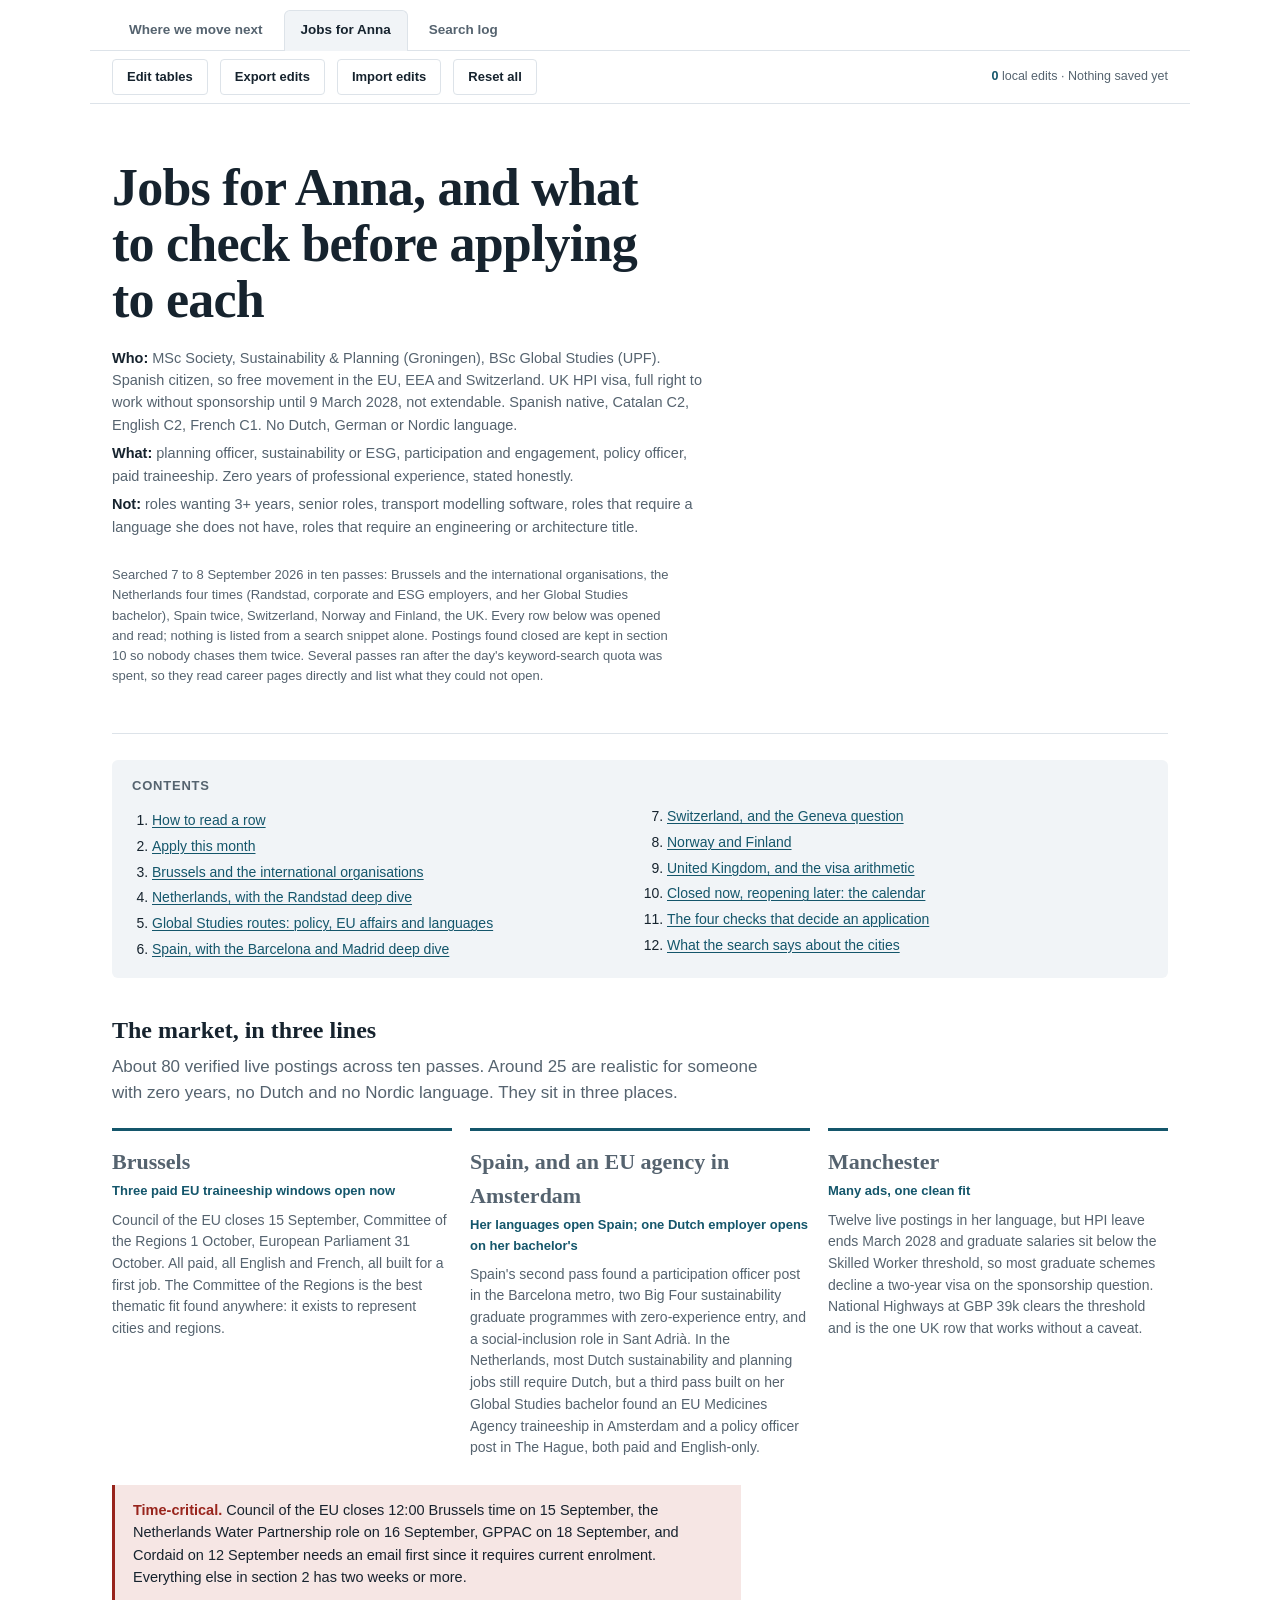
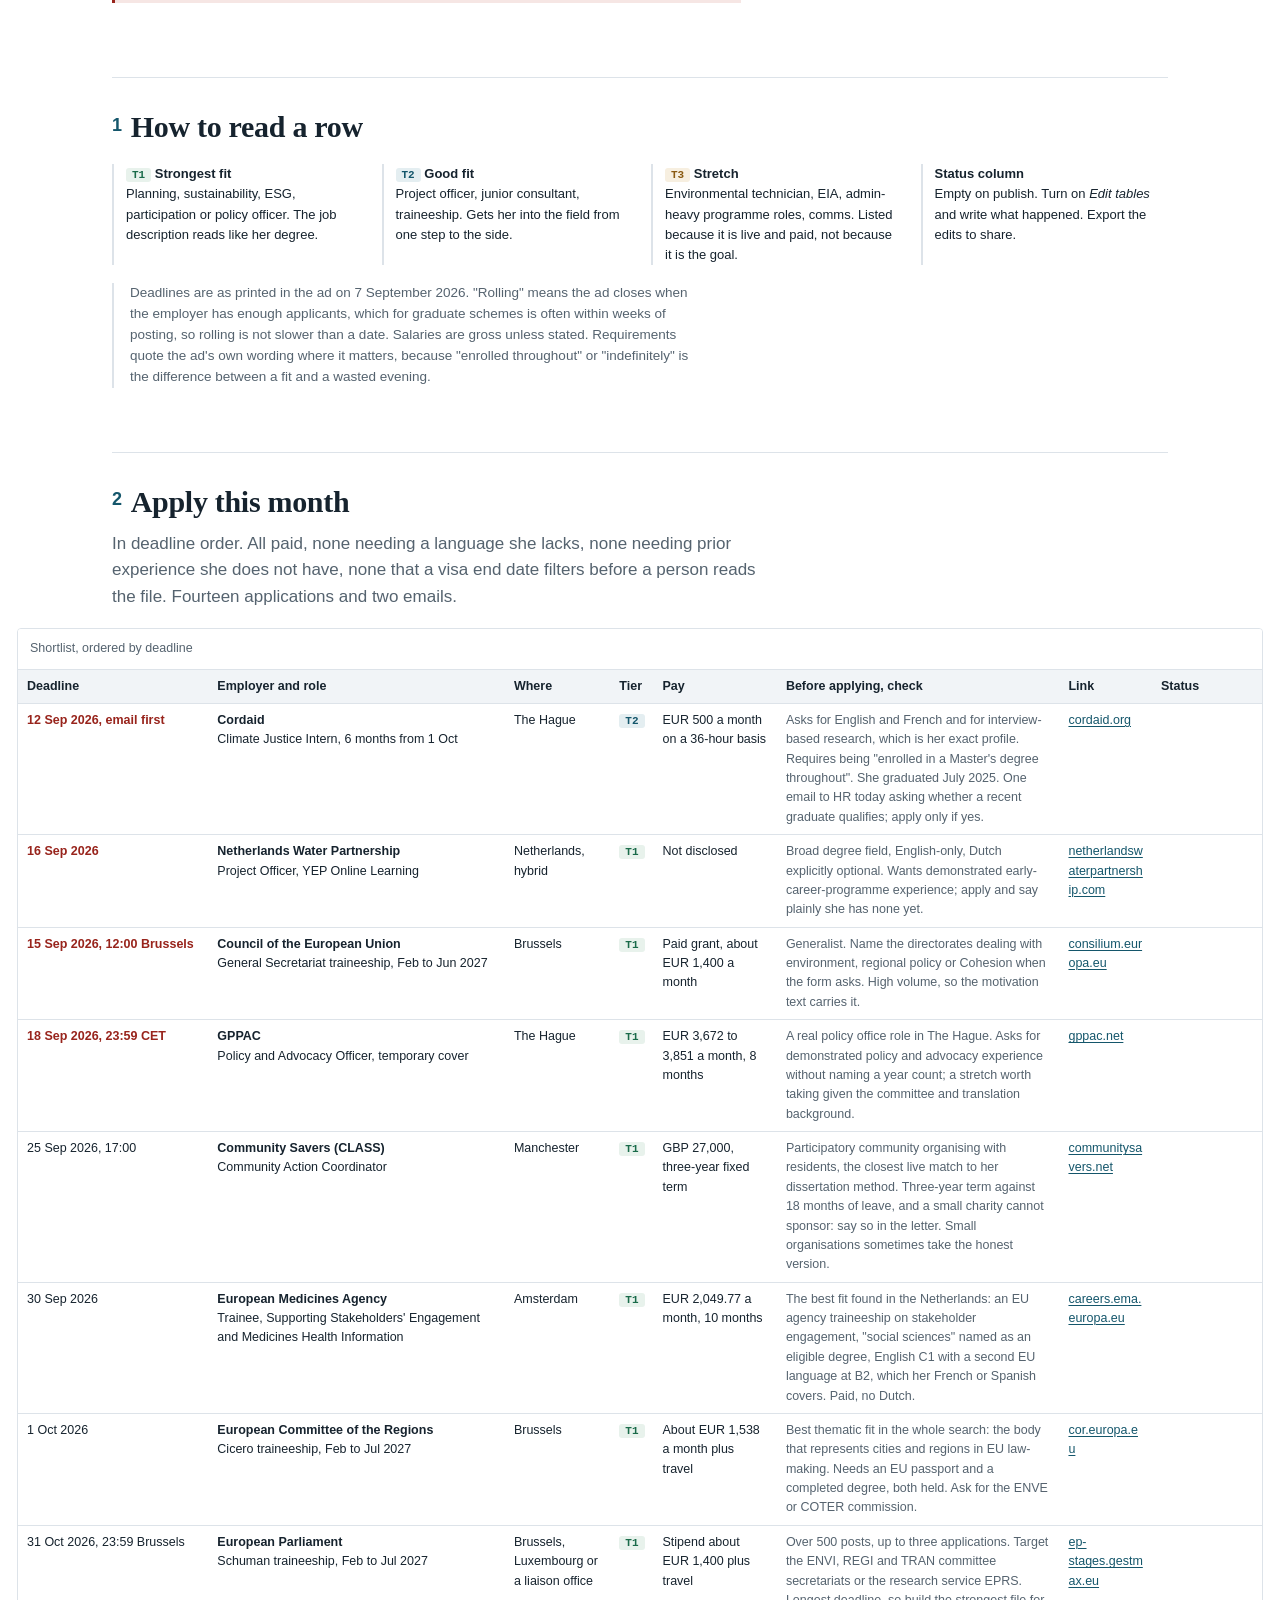
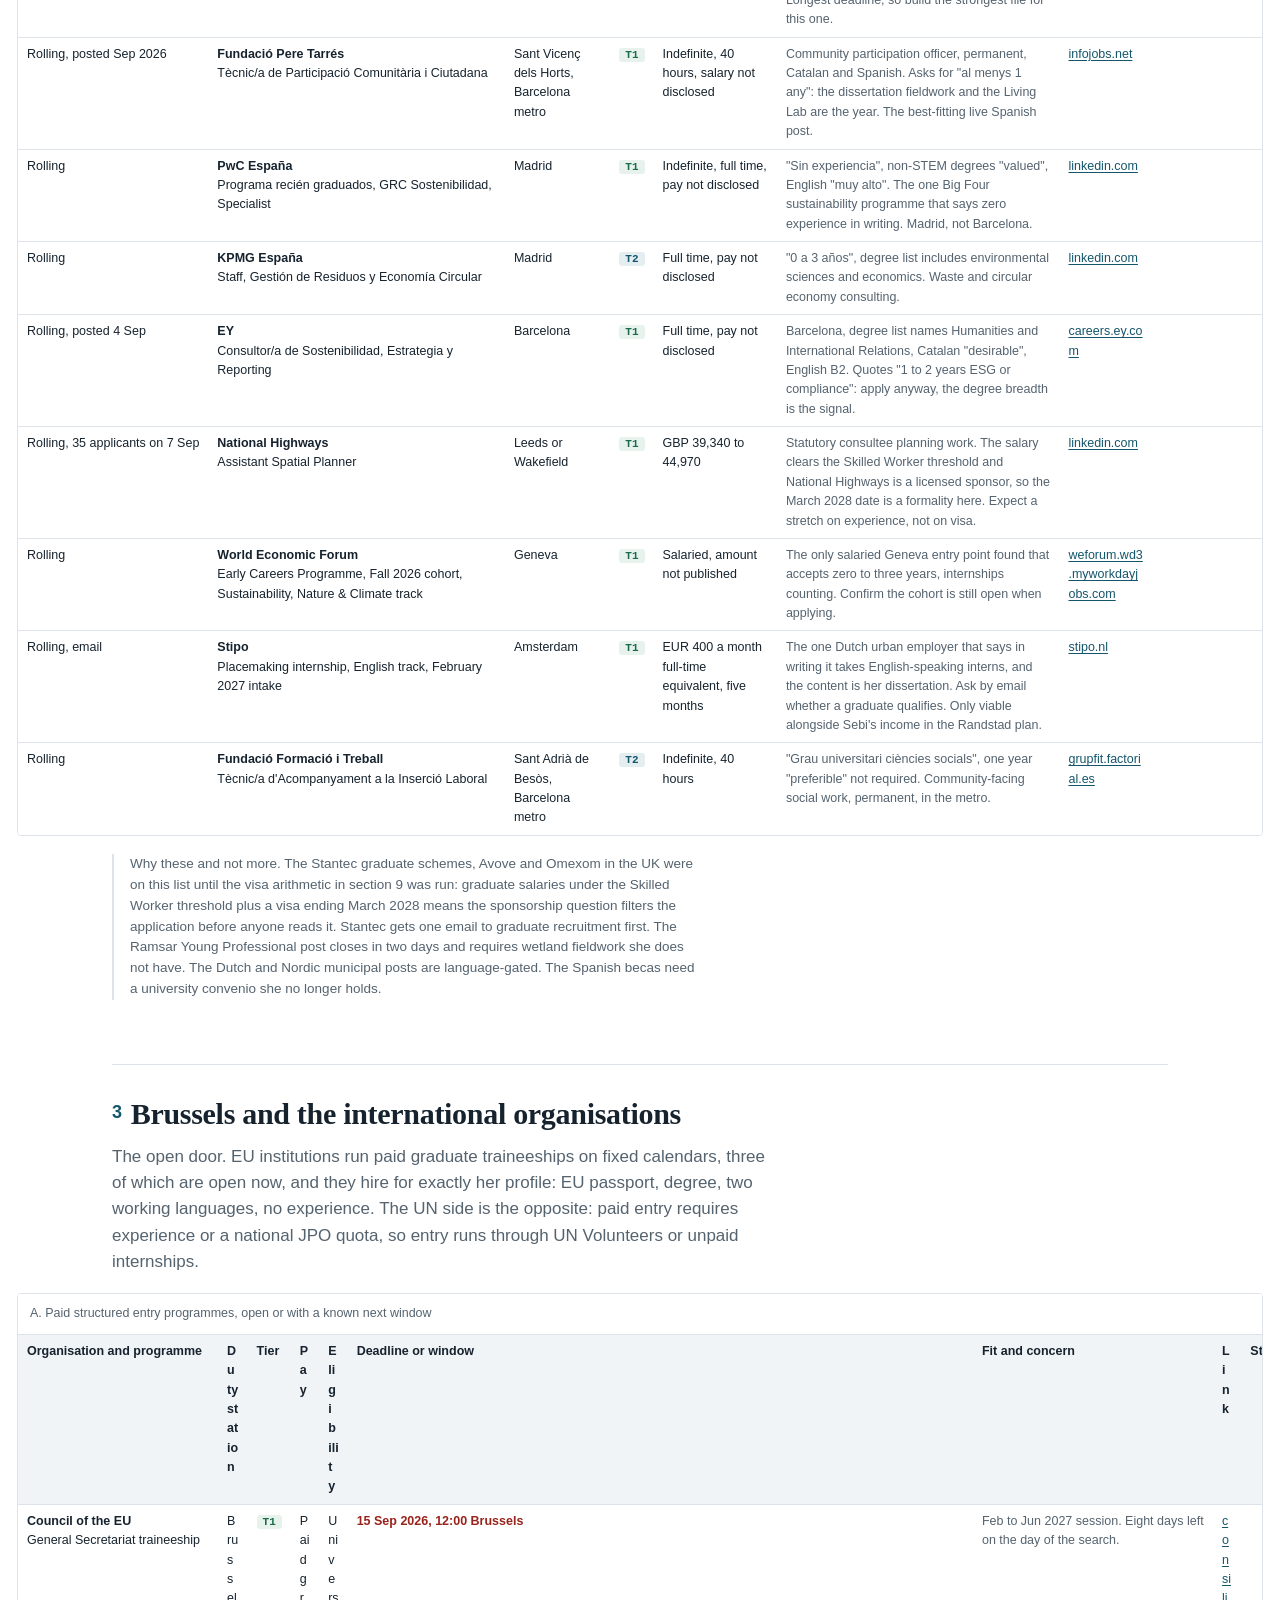
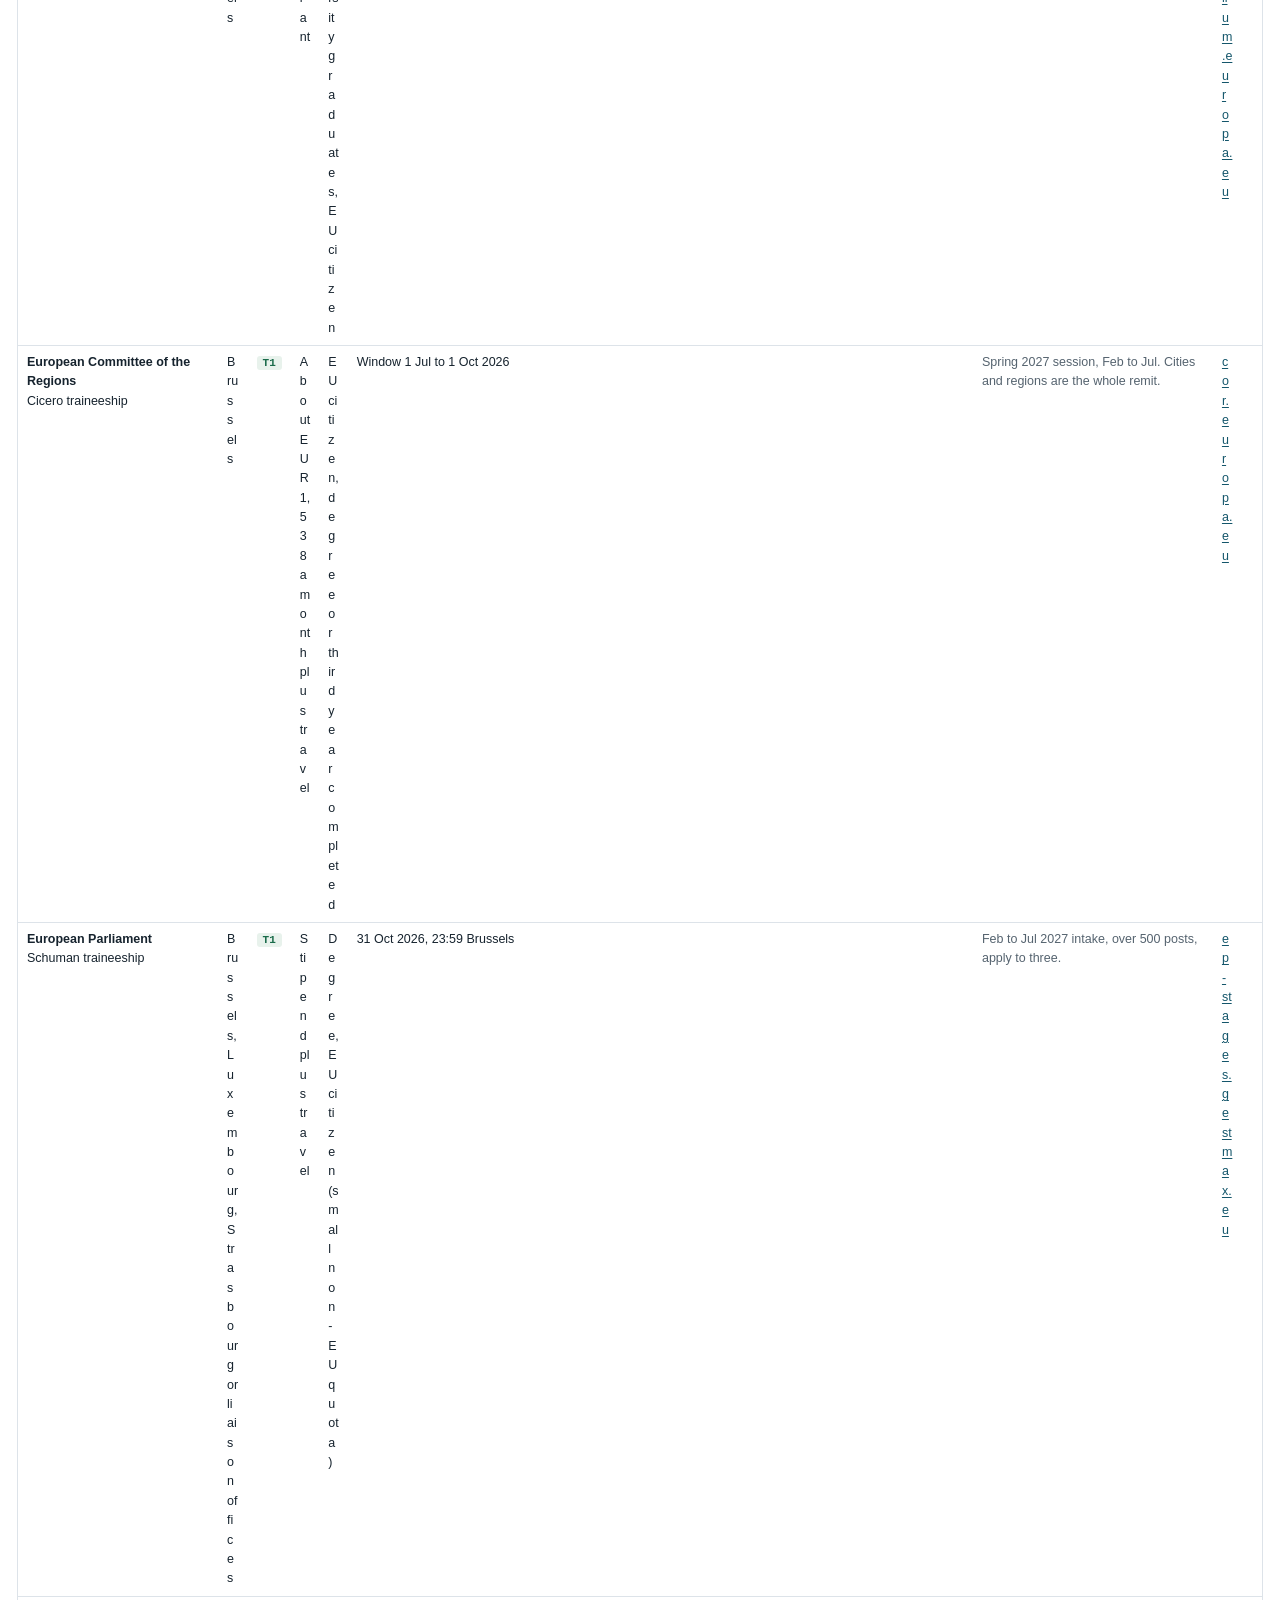
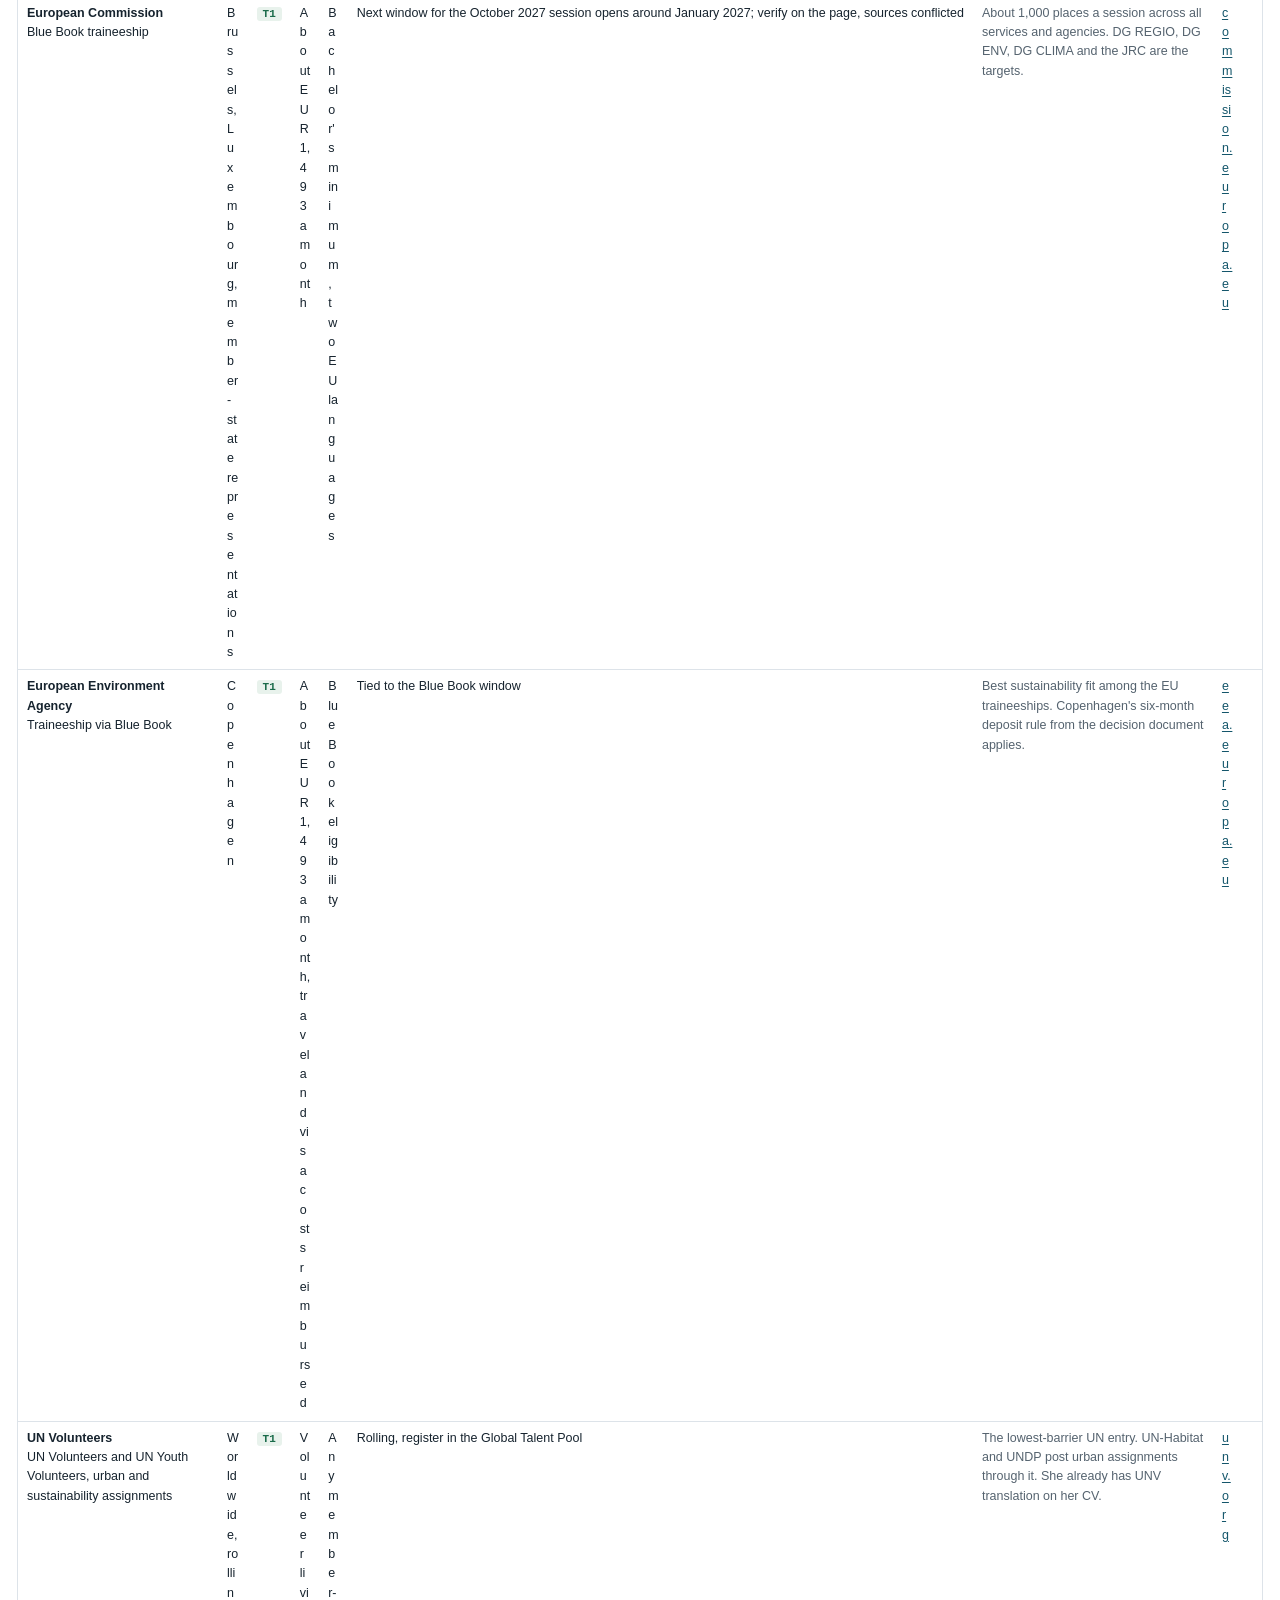
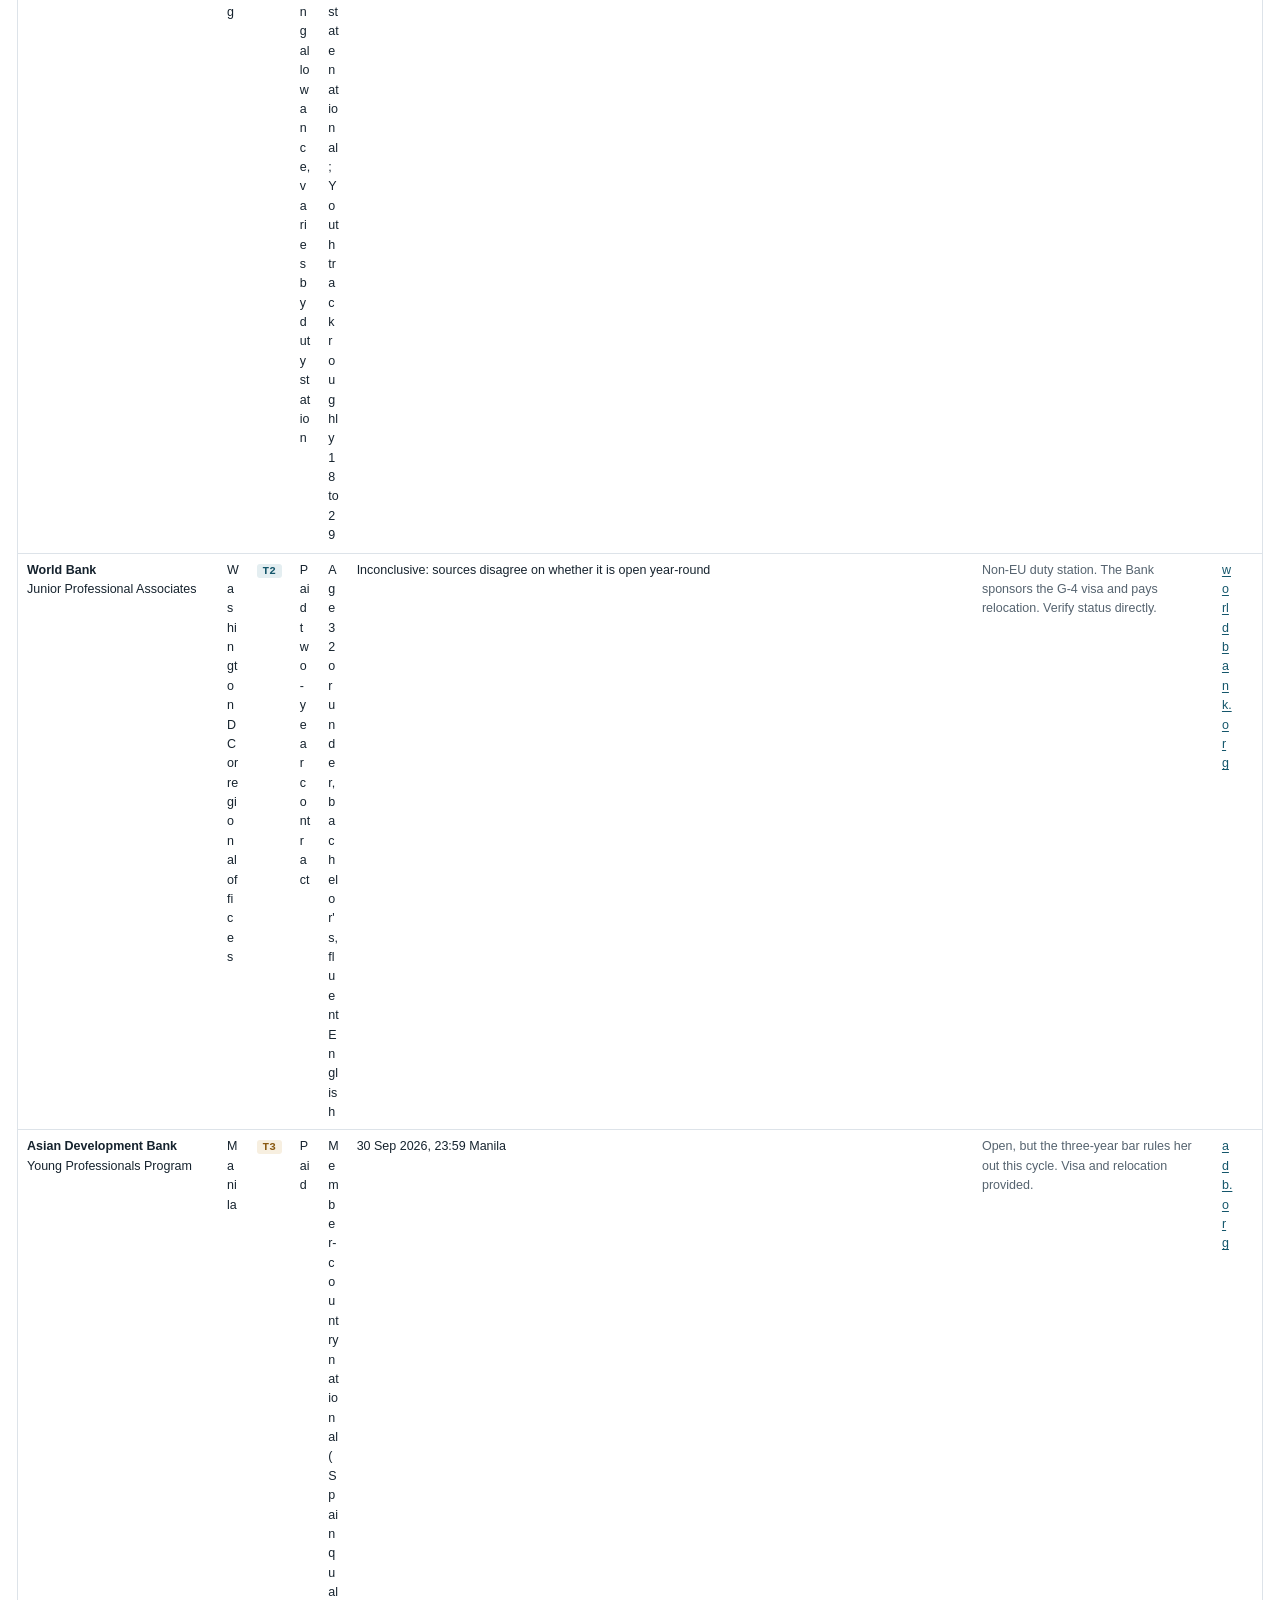
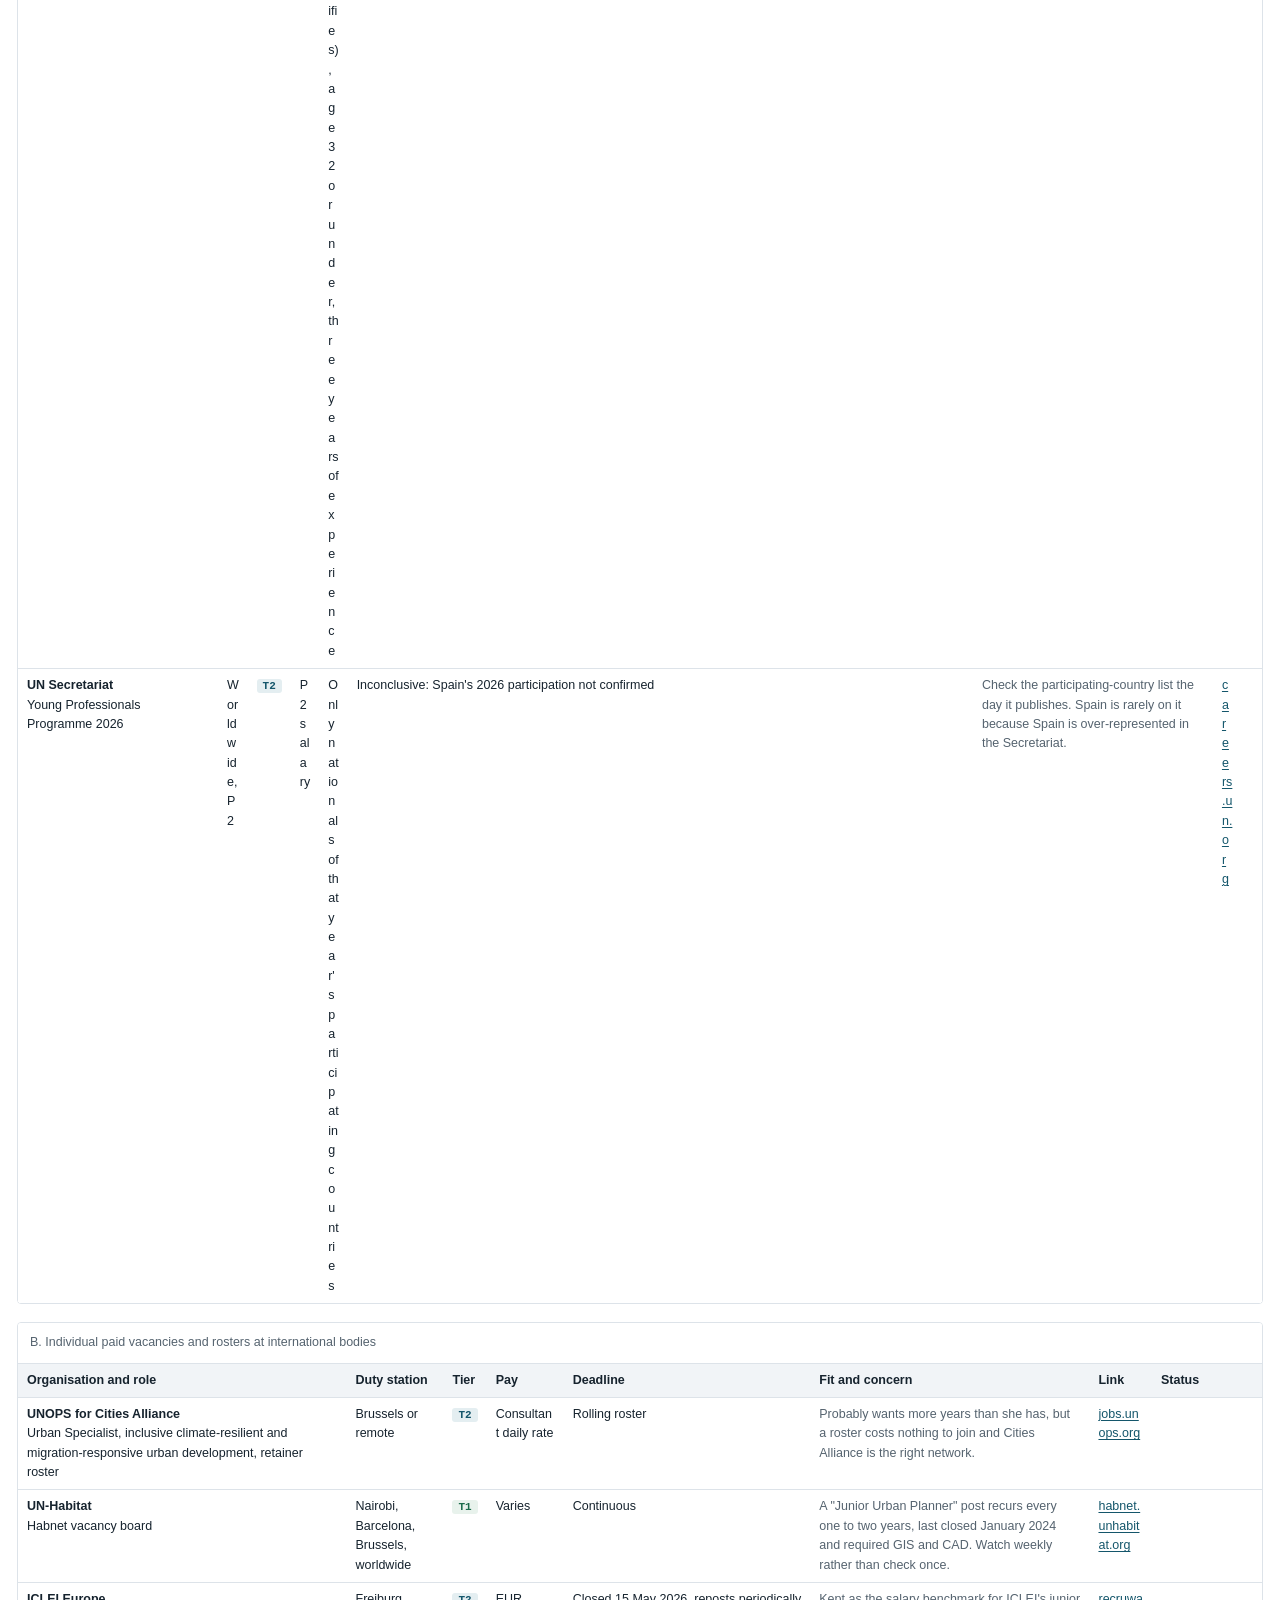
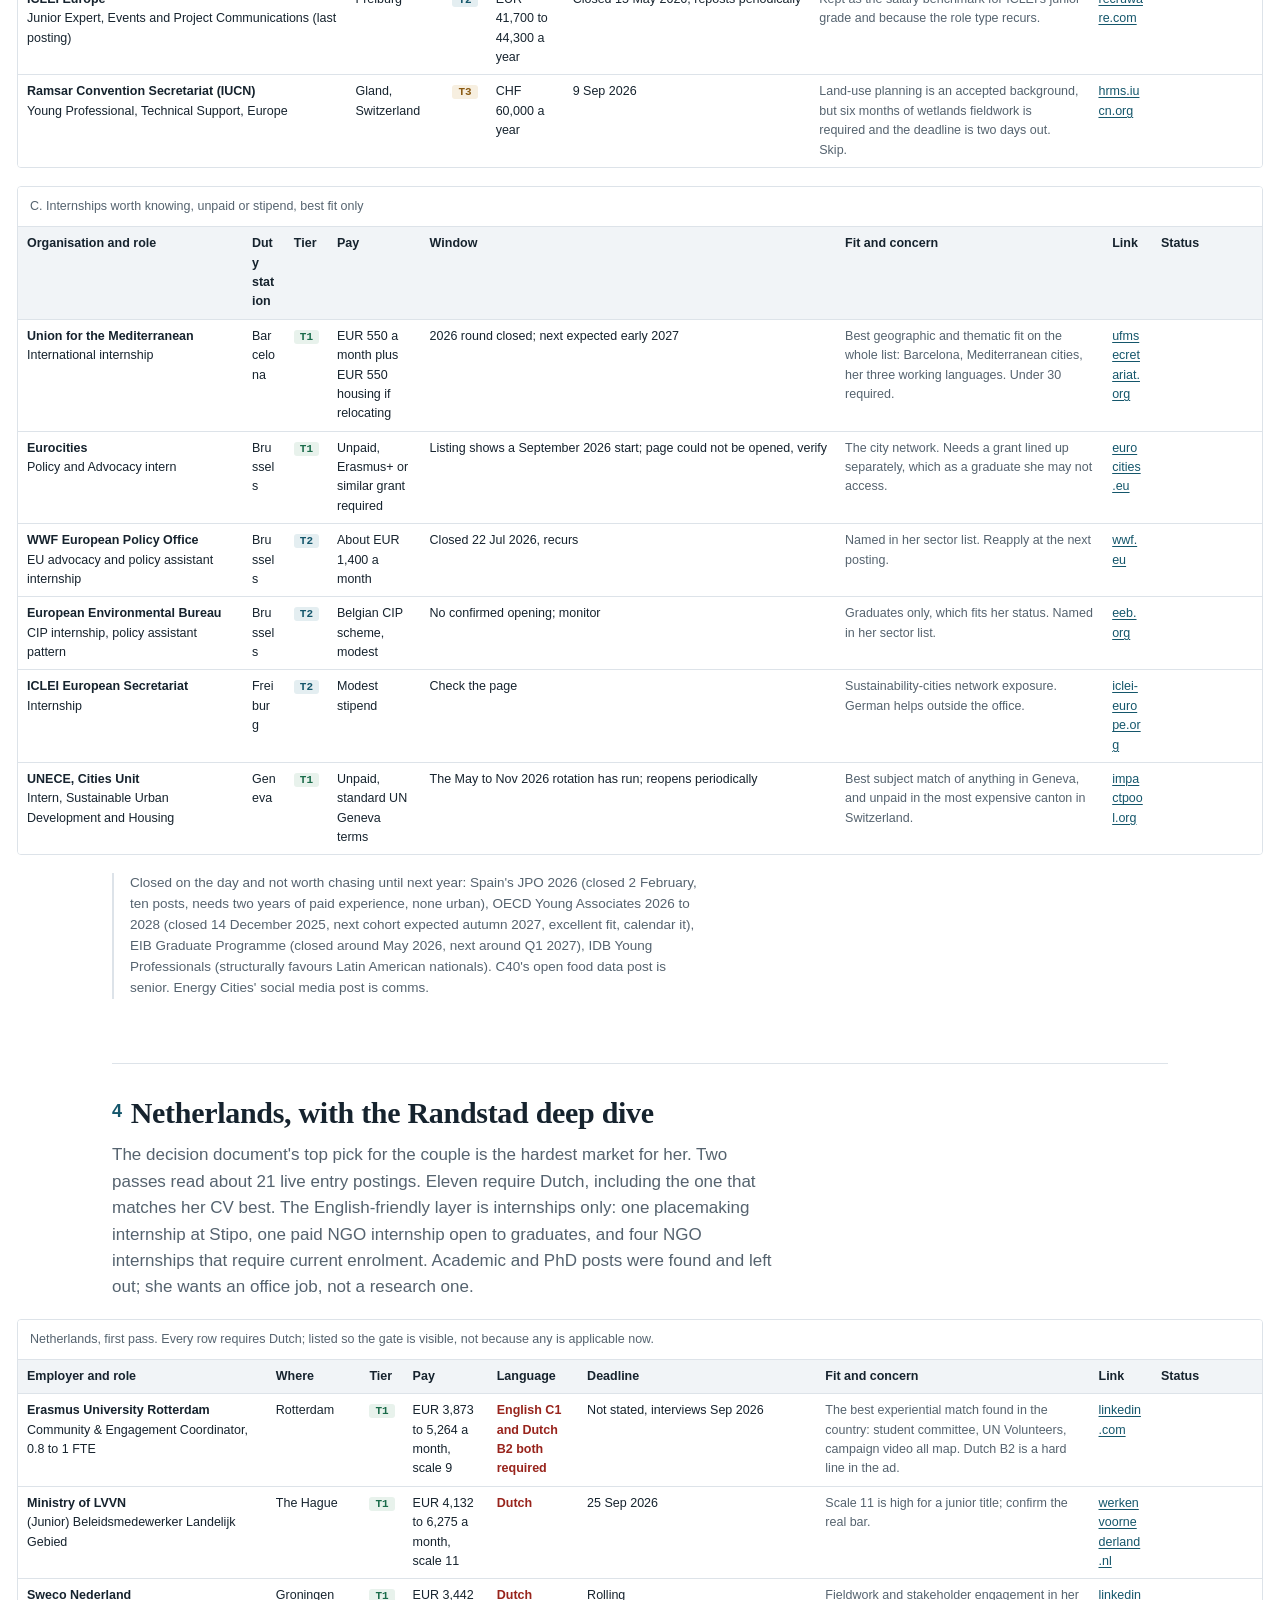
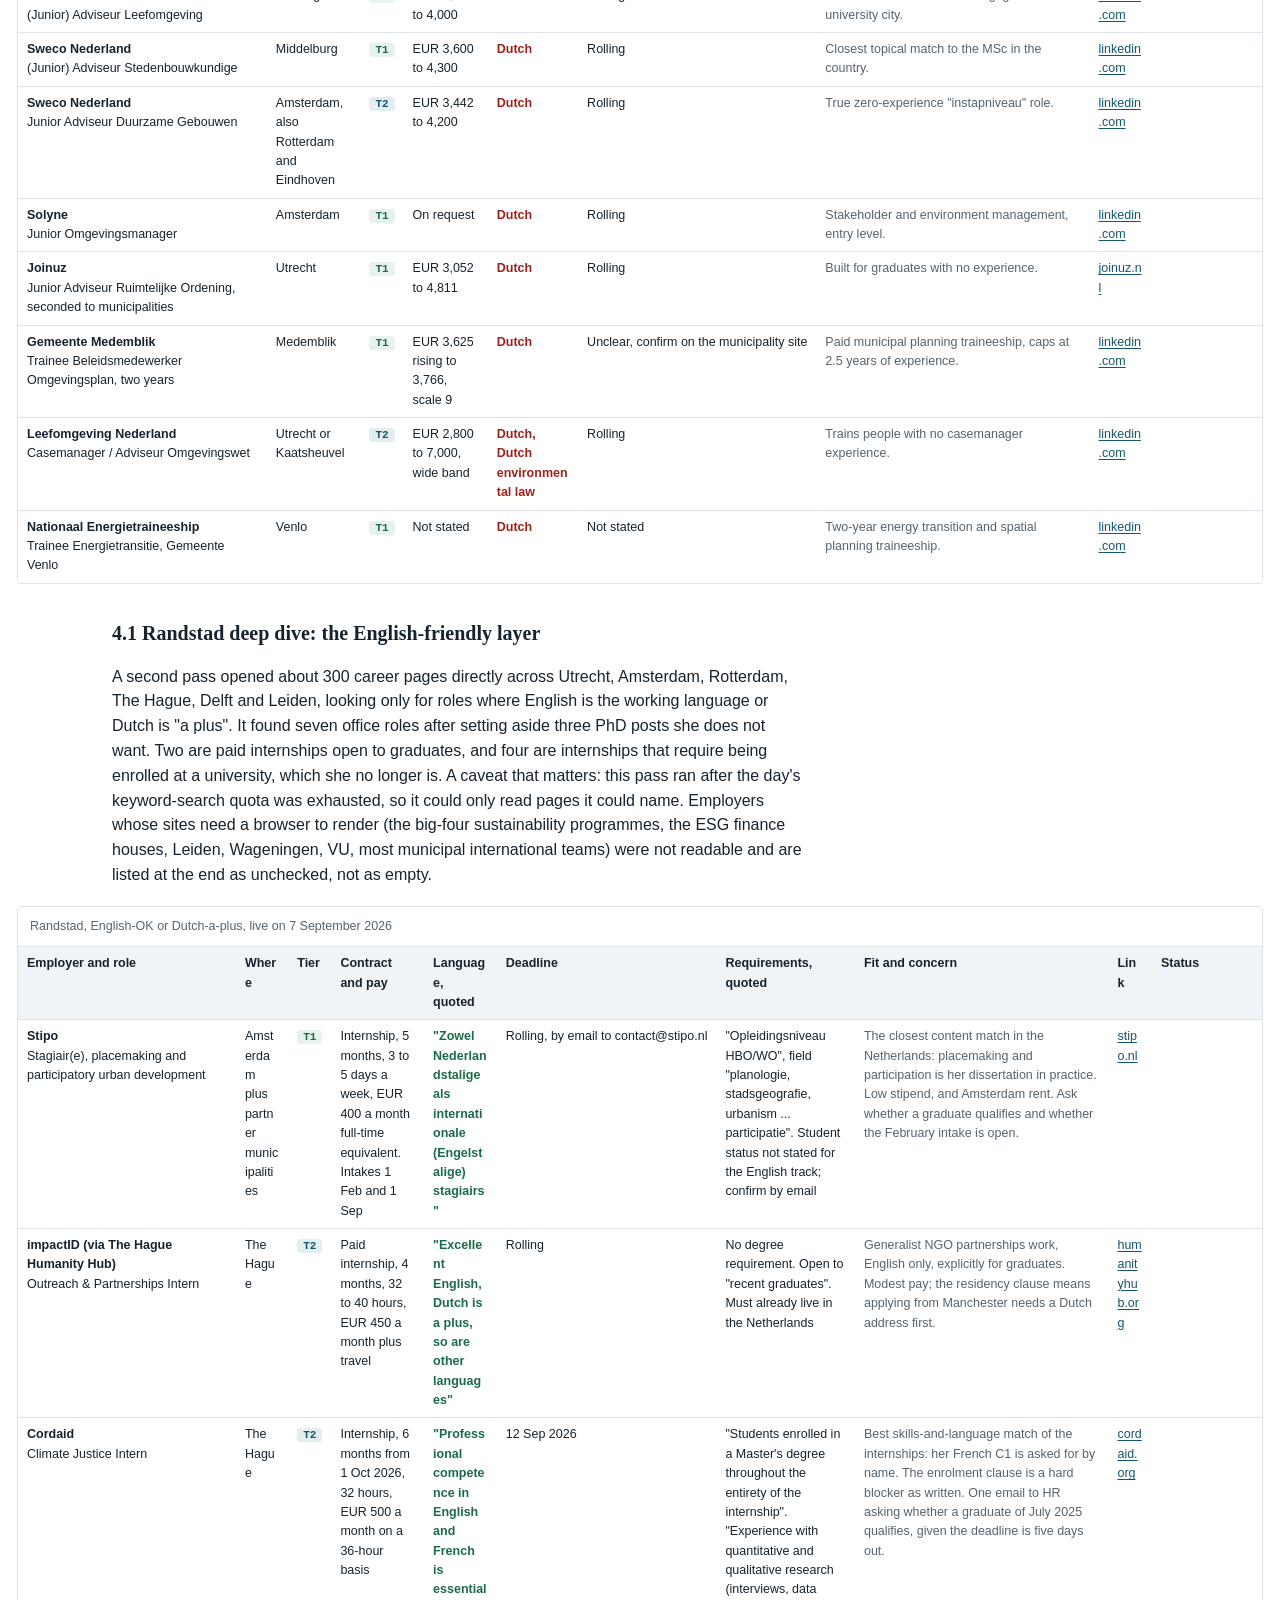
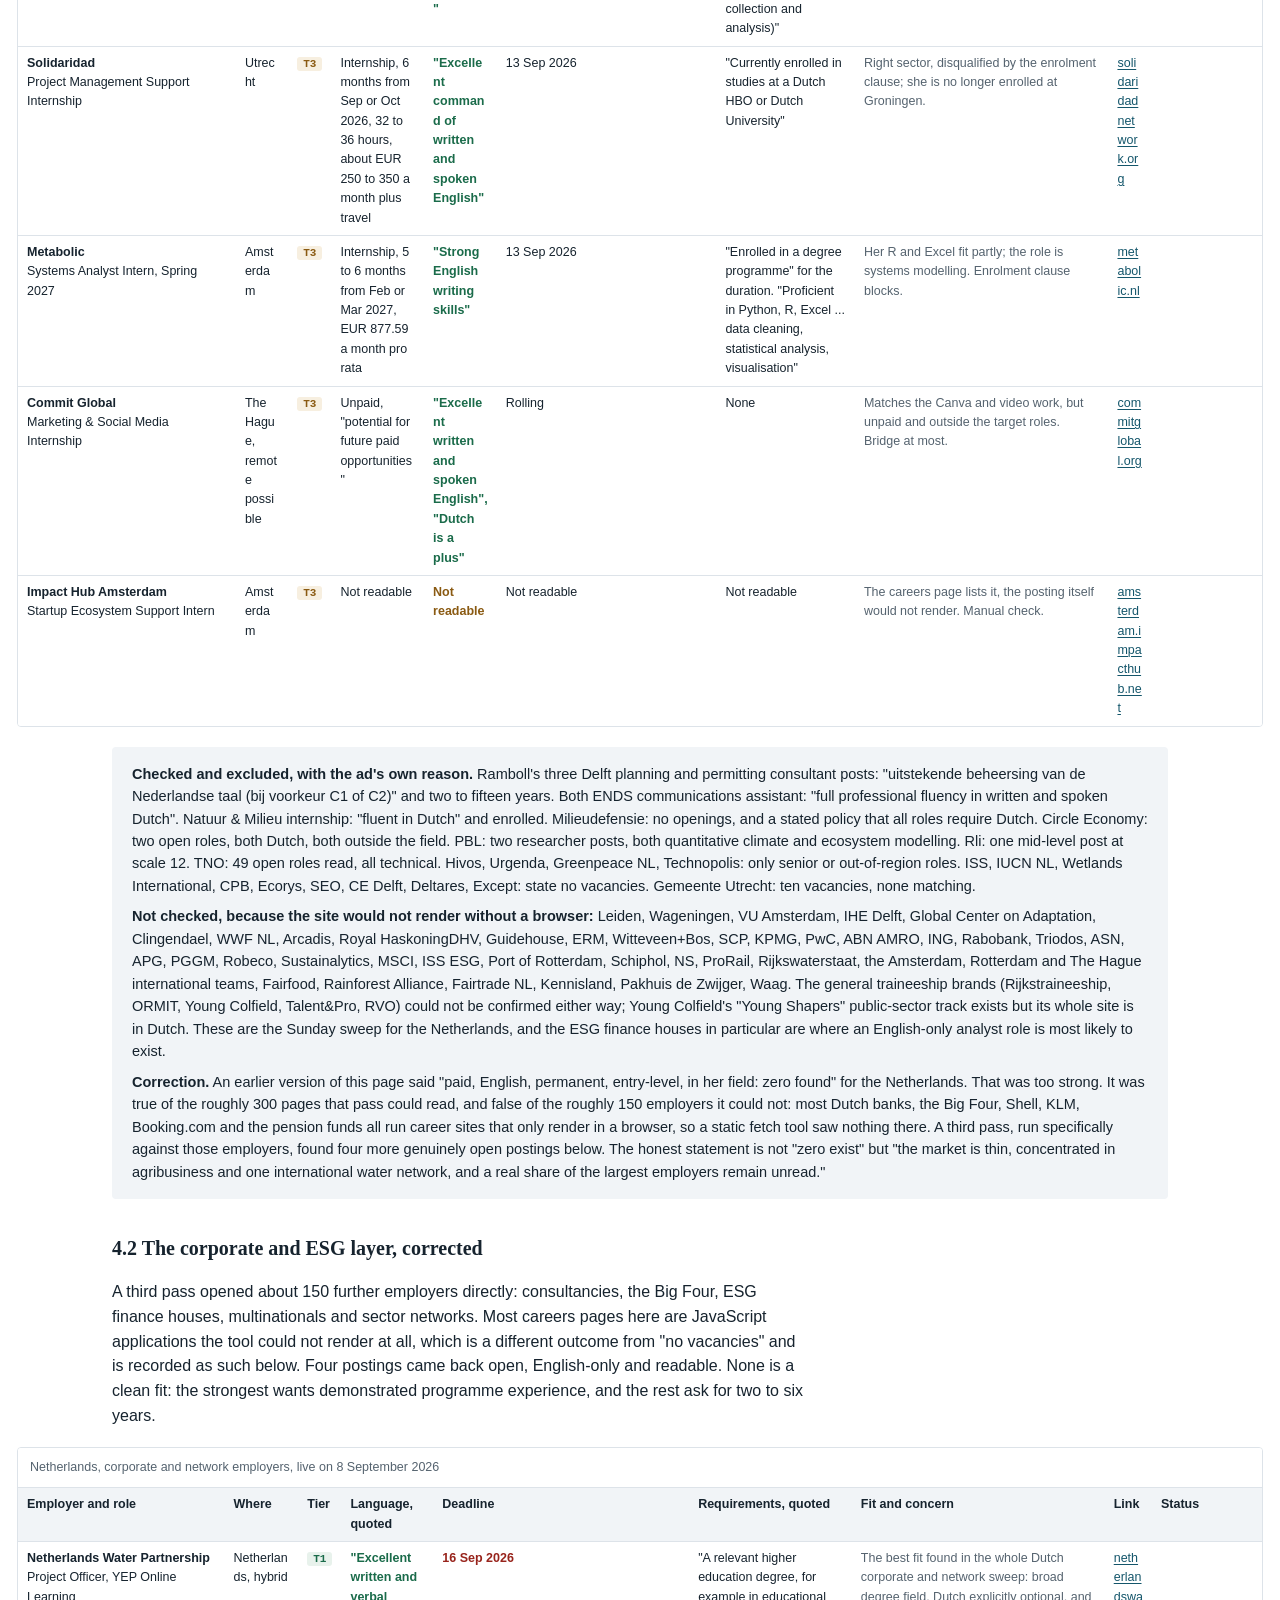
<file: jobs.html>
<!DOCTYPE html>
<html lang="en">
<head>
<meta charset="UTF-8">
<meta name="viewport" content="width=device-width, initial-scale=1.0">
<title>Jobs for Anna · every live posting found, September 2026</title>
<meta name="description" content="Every open graduate-level vacancy found for Anna across Brussels, the Netherlands, Spain, Switzerland, Norway, Finland and the UK, with deadlines, pay, language gates and the check to make before applying.">
<link rel="stylesheet" href="assets/styles.css">
</head>
<body class="jobs">
<a class="skip" href="#now">Skip to the list</a>
<div class="page">

<nav class="sitetabs" aria-label="Site sections">
  <a href="index.html">Where we move next</a>
  <a href="jobs.html" aria-current="page">Jobs for Anna</a>
  <a href="log.html">Search log</a>
</nav>

<div class="toolbar" id="toolbar">
  <button type="button" id="edit-toggle" aria-pressed="false">Edit tables</button>
  <button type="button" id="export-edits">Export edits</button>
  <button type="button" id="import-edits">Import edits</button>
  <input type="file" id="import-file" accept="application/json,.json" hidden>
  <button type="button" id="reset-all" disabled>Reset all</button>
  <span class="grow"></span>
  <span class="state"><b id="edit-count">0</b> local edits · <span id="save-state">Nothing saved yet</span></span>
</div>
<p id="edit-help" class="method" hidden style="margin-top:12px">
  <strong>Edit mode is on.</strong> Every cell is editable, so the <em>Status</em> column is yours: type <em>applied 12 Sep</em>, <em>rejected</em>, <em>interview</em>, or <em>skip</em>. Each row has duplicate and delete controls and each table has <em>Add a row</em>. Edits live in this browser only. Use <em>Export edits</em> to hand the file to the other person, who imports it on their machine.
</p>

<header class="masthead">
  <h1>Jobs for Anna, and what to check before applying to each</h1>
  <p class="who"><strong>Who:</strong> MSc Society, Sustainability &amp; Planning (Groningen), BSc Global Studies (UPF). Spanish citizen, so free movement in the EU, EEA and Switzerland. UK HPI visa, full right to work without sponsorship until 9 March 2028, not extendable. Spanish native, Catalan C2, English C2, French C1. No Dutch, German or Nordic language.</p>
  <p class="who"><strong>What:</strong> planning officer, sustainability or ESG, participation and engagement, policy officer, paid traineeship. Zero years of professional experience, stated honestly.</p>
  <p class="who"><strong>Not:</strong> roles wanting 3+ years, senior roles, transport modelling software, roles that require a language she does not have, roles that require an engineering or architecture title.</p>
  <p class="stamp">Searched 7 to 8 September 2026 in ten passes: Brussels and the international organisations, the Netherlands four times (Randstad, corporate and ESG employers, and her Global Studies bachelor), Spain twice, Switzerland, Norway and Finland, the UK. Every row below was opened and read; nothing is listed from a search snippet alone. Postings found closed are kept in section 10 so nobody chases them twice. Several passes ran after the day's keyword-search quota was spent, so they read career pages directly and list what they could not open.</p>
</header>

<nav class="toc" aria-label="Contents">
  <h2>Contents</h2>
  <ol>
    <li><a href="#read">How to read a row</a></li>
    <li><a href="#now">Apply this month</a></li>
    <li><a href="#eu">Brussels and the international organisations</a></li>
    <li><a href="#nl">Netherlands, with the Randstad deep dive</a></li>
    <li><a href="#global">Global Studies routes: policy, EU affairs and languages</a></li>
    <li><a href="#es">Spain, with the Barcelona and Madrid deep dive</a></li>
    <li><a href="#ch">Switzerland, and the Geneva question</a></li>
    <li><a href="#nordics">Norway and Finland</a></li>
    <li><a href="#uk">United Kingdom, and the visa arithmetic</a></li>
    <li><a href="#closed">Closed now, reopening later: the calendar</a></li>
    <li><a href="#checks">The four checks that decide an application</a></li>
    <li><a href="#verdict">What the search says about the cities</a></li>
  </ol>
</nav>

<section class="verdict">
  <h2>The market, in three lines</h2>
  <p class="lead">About 80 verified live postings across ten passes. Around 25 are realistic for someone with zero years, no Dutch and no Nordic language. They sit in three places.</p>
  <div class="shortlist">
    <div class="pick">
      <p class="city">Brussels</p>
      <p class="role">Three paid EU traineeship windows open now</p>
      <p>Council of the EU closes 15 September, Committee of the Regions 1 October, European Parliament 31 October. All paid, all English and French, all built for a first job. The Committee of the Regions is the best thematic fit found anywhere: it exists to represent cities and regions.</p>
    </div>
    <div class="pick">
      <p class="city">Spain, and an EU agency in Amsterdam</p>
      <p class="role">Her languages open Spain; one Dutch employer opens on her bachelor's</p>
      <p>Spain's second pass found a participation officer post in the Barcelona metro, two Big Four sustainability graduate programmes with zero-experience entry, and a social-inclusion role in Sant Adrià. In the Netherlands, most Dutch sustainability and planning jobs still require Dutch, but a third pass built on her Global Studies bachelor found an EU Medicines Agency traineeship in Amsterdam and a policy officer post in The Hague, both paid and English-only.</p>
    </div>
    <div class="pick">
      <p class="city">Manchester</p>
      <p class="role">Many ads, one clean fit</p>
      <p>Twelve live postings in her language, but HPI leave ends March 2028 and graduate salaries sit below the Skilled Worker threshold, so most graduate schemes decline a two-year visa on the sponsorship question. National Highways at GBP 39k clears the threshold and is the one UK row that works without a caveat.</p>
    </div>
  </div>
  <p class="out"><b>Time-critical.</b> Council of the EU closes 12:00 Brussels time on 15 September, the Netherlands Water Partnership role on 16 September, GPPAC on 18 September, and Cordaid on 12 September needs an email first since it requires current enrolment. Everything else in section 2 has two weeks or more.</p>
</section>

<h2 class="sec" id="read"><span class="n">1</span>How to read a row</h2>
<div class="conf-key">
  <div><b><span class="tier t1">T1</span> Strongest fit</b> Planning, sustainability, ESG, participation or policy officer. The job description reads like her degree.</div>
  <div><b><span class="tier t2">T2</span> Good fit</b> Project officer, junior consultant, traineeship. Gets her into the field from one step to the side.</div>
  <div><b><span class="tier t3">T3</span> Stretch</b> Environmental technician, EIA, admin-heavy programme roles, comms. Listed because it is live and paid, not because it is the goal.</div>
  <div><b>Status column</b> Empty on publish. Turn on <em>Edit tables</em> and write what happened. Export the edits to share.</div>
</div>
<p class="method">Deadlines are as printed in the ad on 7 September 2026. "Rolling" means the ad closes when the employer has enough applicants, which for graduate schemes is often within weeks of posting, so rolling is not slower than a date. Salaries are gross unless stated. Requirements quote the ad's own wording where it matters, because "enrolled throughout" or "indefinitely" is the difference between a fit and a wasted evening.</p>

<h2 class="sec" id="now"><span class="n">2</span>Apply this month</h2>
<p class="lead">In deadline order. All paid, none needing a language she lacks, none needing prior experience she does not have, none that a visa end date filters before a person reads the file. Fourteen applications and two emails.</p>
<div class="scroll">
<table data-tid="jobs-now">
  <caption>Shortlist, ordered by deadline</caption>
  <thead><tr><th scope="col">Deadline</th><th scope="col">Employer and role</th><th scope="col">Where</th><th scope="col">Tier</th><th scope="col">Pay</th><th scope="col">Before applying, check</th><th scope="col">Link</th><th scope="col">Status</th></tr></thead>
  <tbody>
    <tr class="urgent"><td class="dl">12 Sep 2026, email first</td><td class="role"><b>Cordaid</b><br>Climate Justice Intern, 6 months from 1 Oct</td><td>The Hague</td><td><span class="tier t2">T2</span></td><td>EUR 500 a month on a 36-hour basis</td><td class="note">Asks for English and French and for interview-based research, which is her exact profile. Requires being "enrolled in a Master's degree throughout". She graduated July 2025. One email to HR today asking whether a recent graduate qualifies; apply only if yes.</td><td><a href="https://www.cordaid.org/en/working-for-cordaid/387463-ClimateJusticeIntern-6282/">cordaid.org</a></td><td class="st"></td></tr>
    <tr class="urgent"><td class="dl">16 Sep 2026</td><td class="role"><b>Netherlands Water Partnership</b><br>Project Officer, YEP Online Learning</td><td>Netherlands, hybrid</td><td><span class="tier t1">T1</span></td><td>Not disclosed</td><td class="note">Broad degree field, English-only, Dutch explicitly optional. Wants demonstrated early-career-programme experience; apply and say plainly she has none yet.</td><td><a href="https://www.netherlandswaterpartnership.com/project-officer-yep-online-learning">netherlandswaterpartnership.com</a></td><td class="st"></td></tr>
    <tr class="urgent"><td class="dl">15 Sep 2026, 12:00 Brussels</td><td class="role"><b>Council of the European Union</b><br>General Secretariat traineeship, Feb to Jun 2027</td><td>Brussels</td><td><span class="tier t1">T1</span></td><td>Paid grant, about EUR 1,400 a month</td><td class="note">Generalist. Name the directorates dealing with environment, regional policy or Cohesion when the form asks. High volume, so the motivation text carries it.</td><td><a href="https://www.consilium.europa.eu/en/general-secretariat/careers/traineeships/">consilium.europa.eu</a></td><td class="st"></td></tr>
    <tr class="urgent"><td class="dl">18 Sep 2026, 23:59 CET</td><td class="role"><b>GPPAC</b><br>Policy and Advocacy Officer, temporary cover</td><td>The Hague</td><td><span class="tier t1">T1</span></td><td>EUR 3,672 to 3,851 a month, 8 months</td><td class="note">A real policy office role in The Hague. Asks for demonstrated policy and advocacy experience without naming a year count; a stretch worth taking given the committee and translation background.</td><td><a href="https://www.gppac.net/vacancies">gppac.net</a></td><td class="st"></td></tr>
    <tr><td class="dl">25 Sep 2026, 17:00</td><td class="role"><b>Community Savers (CLASS)</b><br>Community Action Coordinator</td><td>Manchester</td><td><span class="tier t1">T1</span></td><td>GBP 27,000, three-year fixed term</td><td class="note">Participatory community organising with residents, the closest live match to her dissertation method. Three-year term against 18 months of leave, and a small charity cannot sponsor: say so in the letter. Small organisations sometimes take the honest version.</td><td><a href="https://communitysavers.net/engage/vacancies-volunteering/">communitysavers.net</a></td><td class="st"></td></tr>
        <tr><td class="dl">30 Sep 2026</td><td class="role"><b>European Medicines Agency</b><br>Trainee, Supporting Stakeholders' Engagement and Medicines Health Information</td><td>Amsterdam</td><td><span class="tier t1">T1</span></td><td>EUR 2,049.77 a month, 10 months</td><td class="note">The best fit found in the Netherlands: an EU agency traineeship on stakeholder engagement, "social sciences" named as an eligible degree, English C1 with a second EU language at B2, which her French or Spanish covers. Paid, no Dutch.</td><td><a href="https://careers.ema.europa.eu/job/EMA-Amsterdam-Trainee-%28Supporting-stakeholders'-engagement-and-medicines-health-information%29/1420240833/">careers.ema.europa.eu</a></td><td class="st"></td></tr>
    <tr><td class="dl">1 Oct 2026</td><td class="role"><b>European Committee of the Regions</b><br>Cicero traineeship, Feb to Jul 2027</td><td>Brussels</td><td><span class="tier t1">T1</span></td><td>About EUR 1,538 a month plus travel</td><td class="note">Best thematic fit in the whole search: the body that represents cities and regions in EU law-making. Needs an EU passport and a completed degree, both held. Ask for the ENVE or COTER commission.</td><td><a href="https://www.cor.europa.eu/en/about/work-us/traineeships">cor.europa.eu</a></td><td class="st"></td></tr>
        <tr><td class="dl">31 Oct 2026, 23:59 Brussels</td><td class="role"><b>European Parliament</b><br>Schuman traineeship, Feb to Jul 2027</td><td>Brussels, Luxembourg or a liaison office</td><td><span class="tier t1">T1</span></td><td>Stipend about EUR 1,400 plus travel</td><td class="note">Over 500 posts, up to three applications. Target the ENVI, REGI and TRAN committee secretariats or the research service EPRS. Longest deadline, so build the strongest file for this one.</td><td><a href="https://ep-stages.gestmax.eu/website/application-informations">ep-stages.gestmax.eu</a></td><td class="st"></td></tr>
    <tr><td class="dl">Rolling, posted Sep 2026</td><td class="role"><b>Fundació Pere Tarrés</b><br>Tècnic/a de Participació Comunitària i Ciutadana</td><td>Sant Vicenç dels Horts, Barcelona metro</td><td><span class="tier t1">T1</span></td><td>Indefinite, 40 hours, salary not disclosed</td><td class="note">Community participation officer, permanent, Catalan and Spanish. Asks for "al menys 1 any": the dissertation fieldwork and the Living Lab are the year. The best-fitting live Spanish post.</td><td><a href="https://www.infojobs.net/sant-vicenc-dels-horts/tecnic-participacio-comunitaria-ciutadana-setembre-indefinit/of-i7a8d246d7c486e931395e671f7fd65">infojobs.net</a></td><td class="st"></td></tr>
    <tr><td class="dl">Rolling</td><td class="role"><b>PwC España</b><br>Programa recién graduados, GRC Sostenibilidad, Specialist</td><td>Madrid</td><td><span class="tier t1">T1</span></td><td>Indefinite, full time, pay not disclosed</td><td class="note">"Sin experiencia", non-STEM degrees "valued", English "muy alto". The one Big Four sustainability programme that says zero experience in writing. Madrid, not Barcelona.</td><td><a href="https://es.linkedin.com/jobs/view/programa-reci%C3%A9n-graduados-grc-sostenibilidad-riesgos-control-interno-specialist-at-pwc-espa%C3%B1a-4299595458">linkedin.com</a></td><td class="st"></td></tr>
    <tr><td class="dl">Rolling</td><td class="role"><b>KPMG España</b><br>Staff, Gestión de Residuos y Economía Circular</td><td>Madrid</td><td><span class="tier t2">T2</span></td><td>Full time, pay not disclosed</td><td class="note">"0 a 3 años", degree list includes environmental sciences and economics. Waste and circular economy consulting.</td><td><a href="https://es.linkedin.com/jobs/view/staff-gesti%C3%B3n-de-residuos-y-econom%C3%ADa-circular-at-kpmg-espa%C3%B1a-4459964925">linkedin.com</a></td><td class="st"></td></tr>
    <tr><td class="dl">Rolling, posted 4 Sep</td><td class="role"><b>EY</b><br>Consultor/a de Sostenibilidad, Estrategia y Reporting</td><td>Barcelona</td><td><span class="tier t1">T1</span></td><td>Full time, pay not disclosed</td><td class="note">Barcelona, degree list names Humanities and International Relations, Catalan "desirable", English B2. Quotes "1 to 2 years ESG or compliance": apply anyway, the degree breadth is the signal.</td><td><a href="https://careers.ey.com/ey/job/Barcelona-Consultora-de-Sostenibilidad-%28Estrategia-y-Reporting%29-08017/1412778033/">careers.ey.com</a></td><td class="st"></td></tr>
    <tr><td class="dl">Rolling, 35 applicants on 7 Sep</td><td class="role"><b>National Highways</b><br>Assistant Spatial Planner</td><td>Leeds or Wakefield</td><td><span class="tier t1">T1</span></td><td>GBP 39,340 to 44,970</td><td class="note">Statutory consultee planning work. The salary clears the Skilled Worker threshold and National Highways is a licensed sponsor, so the March 2028 date is a formality here. Expect a stretch on experience, not on visa.</td><td><a href="https://uk.linkedin.com/jobs/view/assistant-spatial-planner-at-national-highways-4455898566">linkedin.com</a></td><td class="st"></td></tr>
    <tr><td class="dl">Rolling</td><td class="role"><b>World Economic Forum</b><br>Early Careers Programme, Fall 2026 cohort, Sustainability, Nature &amp; Climate track</td><td>Geneva</td><td><span class="tier t1">T1</span></td><td>Salaried, amount not published</td><td class="note">The only salaried Geneva entry point found that accepts zero to three years, internships counting. Confirm the cohort is still open when applying.</td><td><a href="https://weforum.wd3.myworkdayjobs.com/en-US/Forum_Careers/details/Early-Careers-Programme--Fall-2026-Cohort_R4071">weforum.wd3.myworkdayjobs.com</a></td><td class="st"></td></tr>
    <tr><td class="dl">Rolling, email</td><td class="role"><b>Stipo</b><br>Placemaking internship, English track, February 2027 intake</td><td>Amsterdam</td><td><span class="tier t1">T1</span></td><td>EUR 400 a month full-time equivalent, five months</td><td class="note">The one Dutch urban employer that says in writing it takes English-speaking interns, and the content is her dissertation. Ask by email whether a graduate qualifies. Only viable alongside Sebi's income in the Randstad plan.</td><td><a href="https://stipo.nl/stipo-zoekt-stagiaires/">stipo.nl</a></td><td class="st"></td></tr>
    <tr><td class="dl">Rolling</td><td class="role"><b>Fundació Formació i Treball</b><br>Tècnic/a d'Acompanyament a la Inserció Laboral</td><td>Sant Adrià de Besòs, Barcelona metro</td><td><span class="tier t2">T2</span></td><td>Indefinite, 40 hours</td><td class="note">"Grau universitari ciències socials", one year "preferible" not required. Community-facing social work, permanent, in the metro.</td><td><a href="https://grupfit.factorial.es/job_posting/tecnic-a-d-acompanyament-a-la-insercio-laboral-320904">grupfit.factorial.es</a></td><td class="st"></td></tr>
  </tbody>
</table>
</div>
<p class="method">Why these and not more. The Stantec graduate schemes, Avove and Omexom in the UK were on this list until the visa arithmetic in section 9 was run: graduate salaries under the Skilled Worker threshold plus a visa ending March 2028 means the sponsorship question filters the application before anyone reads it. Stantec gets one email to graduate recruitment first. The Ramsar Young Professional post closes in two days and requires wetland fieldwork she does not have. The Dutch and Nordic municipal posts are language-gated. The Spanish becas need a university convenio she no longer holds.</p>

<h2 class="sec" id="eu"><span class="n">3</span>Brussels and the international organisations</h2>
<p class="lead">The open door. EU institutions run paid graduate traineeships on fixed calendars, three of which are open now, and they hire for exactly her profile: EU passport, degree, two working languages, no experience. The UN side is the opposite: paid entry requires experience or a national JPO quota, so entry runs through UN Volunteers or unpaid internships.</p>
<div class="scroll">
<table data-tid="jobs-eu-a">
  <caption>A. Paid structured entry programmes, open or with a known next window</caption>
  <thead><tr><th scope="col">Organisation and programme</th><th scope="col">Duty station</th><th scope="col">Tier</th><th scope="col">Pay</th><th scope="col">Eligibility</th><th scope="col">Deadline or window</th><th scope="col">Fit and concern</th><th scope="col">Link</th><th scope="col">Status</th></tr></thead>
  <tbody>
    <tr class="urgent"><td class="role"><b>Council of the EU</b><br>General Secretariat traineeship</td><td>Brussels</td><td><span class="tier t1">T1</span></td><td>Paid grant</td><td>University graduates, EU citizen</td><td class="dl">15 Sep 2026, 12:00 Brussels</td><td class="note">Feb to Jun 2027 session. Eight days left on the day of the search.</td><td><a href="https://www.consilium.europa.eu/en/general-secretariat/careers/traineeships/">consilium.europa.eu</a></td><td class="st"></td></tr>
    <tr><td class="role"><b>European Committee of the Regions</b><br>Cicero traineeship</td><td>Brussels</td><td><span class="tier t1">T1</span></td><td>About EUR 1,538 a month plus travel</td><td>EU citizen, degree or third year completed</td><td class="dl">Window 1 Jul to 1 Oct 2026</td><td class="note">Spring 2027 session, Feb to Jul. Cities and regions are the whole remit.</td><td><a href="https://www.cor.europa.eu/en/about/work-us/traineeships">cor.europa.eu</a></td><td class="st"></td></tr>
    <tr><td class="role"><b>European Parliament</b><br>Schuman traineeship</td><td>Brussels, Luxembourg, Strasbourg or liaison offices</td><td><span class="tier t1">T1</span></td><td>Stipend plus travel</td><td>Degree, EU citizen (small non-EU quota)</td><td class="dl">31 Oct 2026, 23:59 Brussels</td><td class="note">Feb to Jul 2027 intake, over 500 posts, apply to three.</td><td><a href="https://ep-stages.gestmax.eu/website/application-informations">ep-stages.gestmax.eu</a></td><td class="st"></td></tr>
    <tr><td class="role"><b>European Commission</b><br>Blue Book traineeship</td><td>Brussels, Luxembourg, member-state representations</td><td><span class="tier t1">T1</span></td><td>About EUR 1,493 a month</td><td>Bachelor's minimum, two EU languages</td><td class="dl">Next window for the October 2027 session opens around January 2027; verify on the page, sources conflicted</td><td class="note">About 1,000 places a session across all services and agencies. DG REGIO, DG ENV, DG CLIMA and the JRC are the targets.</td><td><a href="https://commission.europa.eu/about/organisation/departments-and-executive-agencies/traineeships_en">commission.europa.eu</a></td><td class="st"></td></tr>
    <tr><td class="role"><b>European Environment Agency</b><br>Traineeship via Blue Book</td><td>Copenhagen</td><td><span class="tier t1">T1</span></td><td>About EUR 1,493 a month, travel and visa costs reimbursed</td><td>Blue Book eligibility</td><td class="dl">Tied to the Blue Book window</td><td class="note">Best sustainability fit among the EU traineeships. Copenhagen's six-month deposit rule from the decision document applies.</td><td><a href="https://www.eea.europa.eu/en/about/careers/traineeships">eea.europa.eu</a></td><td class="st"></td></tr>
    <tr><td class="role"><b>UN Volunteers</b><br>UN Volunteers and UN Youth Volunteers, urban and sustainability assignments</td><td>Worldwide, rolling</td><td><span class="tier t1">T1</span></td><td>Volunteer living allowance, varies by duty station</td><td>Any member-state national; Youth track roughly 18 to 29</td><td class="dl">Rolling, register in the Global Talent Pool</td><td class="note">The lowest-barrier UN entry. UN-Habitat and UNDP post urban assignments through it. She already has UNV translation on her CV.</td><td><a href="https://www.unv.org/">unv.org</a></td><td class="st"></td></tr>
    <tr><td class="role"><b>World Bank</b><br>Junior Professional Associates</td><td>Washington DC or regional offices</td><td><span class="tier t2">T2</span></td><td>Paid two-year contract</td><td>Age 32 or under, bachelor's, fluent English</td><td class="dl">Inconclusive: sources disagree on whether it is open year-round</td><td class="note">Non-EU duty station. The Bank sponsors the G-4 visa and pays relocation. Verify status directly.</td><td><a href="https://www.worldbank.org/en/about/careers/junior-professional-associates">worldbank.org</a></td><td class="st"></td></tr>
    <tr><td class="role"><b>Asian Development Bank</b><br>Young Professionals Program</td><td>Manila</td><td><span class="tier t3">T3</span></td><td>Paid</td><td>Member-country national (Spain qualifies), age 32 or under, three years of experience</td><td class="dl">30 Sep 2026, 23:59 Manila</td><td class="note">Open, but the three-year bar rules her out this cycle. Visa and relocation provided.</td><td><a href="https://www.adb.org/work-with-us/careers/adb-young-professionals-program">adb.org</a></td><td class="st"></td></tr>
    <tr><td class="role"><b>UN Secretariat</b><br>Young Professionals Programme 2026</td><td>Worldwide, P2</td><td><span class="tier t2">T2</span></td><td>P2 salary</td><td>Only nationals of that year's participating countries</td><td class="dl">Inconclusive: Spain's 2026 participation not confirmed</td><td class="note">Check the participating-country list the day it publishes. Spain is rarely on it because Spain is over-represented in the Secretariat.</td><td><a href="https://careers.un.org/young-professionals-programme">careers.un.org</a></td><td class="st"></td></tr>
  </tbody>
</table>
</div>
<div class="scroll">
<table data-tid="jobs-eu-b">
  <caption>B. Individual paid vacancies and rosters at international bodies</caption>
  <thead><tr><th scope="col">Organisation and role</th><th scope="col">Duty station</th><th scope="col">Tier</th><th scope="col">Pay</th><th scope="col">Deadline</th><th scope="col">Fit and concern</th><th scope="col">Link</th><th scope="col">Status</th></tr></thead>
  <tbody>
    <tr><td class="role"><b>UNOPS for Cities Alliance</b><br>Urban Specialist, inclusive climate-resilient and migration-responsive urban development, retainer roster</td><td>Brussels or remote</td><td><span class="tier t2">T2</span></td><td>Consultant daily rate</td><td class="dl">Rolling roster</td><td class="note">Probably wants more years than she has, but a roster costs nothing to join and Cities Alliance is the right network.</td><td><a href="https://jobs.unops.org/pages/viewvacancy/VADetails.aspx?id=30200">jobs.unops.org</a></td><td class="st"></td></tr>
    <tr><td class="role"><b>UN-Habitat</b><br>Habnet vacancy board</td><td>Nairobi, Barcelona, Brussels, worldwide</td><td><span class="tier t1">T1</span></td><td>Varies</td><td class="dl">Continuous</td><td class="note">A "Junior Urban Planner" post recurs every one to two years, last closed January 2024 and required GIS and CAD. Watch weekly rather than check once.</td><td><a href="https://habnet.unhabitat.org/vacancies">habnet.unhabitat.org</a></td><td class="st"></td></tr>
    <tr><td class="role"><b>ICLEI Europe</b><br>Junior Expert, Events and Project Communications (last posting)</td><td>Freiburg</td><td><span class="tier t2">T2</span></td><td>EUR 41,700 to 44,300 a year</td><td class="dl">Closed 15 May 2026, reposts periodically</td><td class="note">Kept as the salary benchmark for ICLEI's junior grade and because the role type recurs.</td><td><a href="https://companies.recruware.com/iclei-europasekretariat-gmbh/job/69dcd71fa1c83b9726a567dc/junior-expert-events-and-project-communications/">recruware.com</a></td><td class="st"></td></tr>
    <tr><td class="role"><b>Ramsar Convention Secretariat (IUCN)</b><br>Young Professional, Technical Support, Europe</td><td>Gland, Switzerland</td><td><span class="tier t3">T3</span></td><td>CHF 60,000 a year</td><td class="dl">9 Sep 2026</td><td class="note">Land-use planning is an accepted background, but six months of wetlands fieldwork is required and the deadline is two days out. Skip.</td><td><a href="https://hrms.iucn.org/iresy/index.cfm?event=vac.show&amp;vacId=11777&amp;lang=en">hrms.iucn.org</a></td><td class="st"></td></tr>
  </tbody>
</table>
</div>
<div class="scroll">
<table data-tid="jobs-eu-c">
  <caption>C. Internships worth knowing, unpaid or stipend, best fit only</caption>
  <thead><tr><th scope="col">Organisation and role</th><th scope="col">Duty station</th><th scope="col">Tier</th><th scope="col">Pay</th><th scope="col">Window</th><th scope="col">Fit and concern</th><th scope="col">Link</th><th scope="col">Status</th></tr></thead>
  <tbody>
    <tr><td class="role"><b>Union for the Mediterranean</b><br>International internship</td><td>Barcelona</td><td><span class="tier t1">T1</span></td><td>EUR 550 a month plus EUR 550 housing if relocating</td><td class="dl">2026 round closed; next expected early 2027</td><td class="note">Best geographic and thematic fit on the whole list: Barcelona, Mediterranean cities, her three working languages. Under 30 required.</td><td><a href="https://ufmsecretariat.org/work-with-us/internships/">ufmsecretariat.org</a></td><td class="st"></td></tr>
    <tr><td class="role"><b>Eurocities</b><br>Policy and Advocacy intern</td><td>Brussels</td><td><span class="tier t1">T1</span></td><td>Unpaid, Erasmus+ or similar grant required</td><td class="dl">Listing shows a September 2026 start; page could not be opened, verify</td><td class="note">The city network. Needs a grant lined up separately, which as a graduate she may not access.</td><td><a href="https://eurocities.eu/jobs/">eurocities.eu</a></td><td class="st"></td></tr>
    <tr><td class="role"><b>WWF European Policy Office</b><br>EU advocacy and policy assistant internship</td><td>Brussels</td><td><span class="tier t2">T2</span></td><td>About EUR 1,400 a month</td><td class="dl">Closed 22 Jul 2026, recurs</td><td class="note">Named in her sector list. Reapply at the next posting.</td><td><a href="https://www.wwf.eu/about_us/careers/">wwf.eu</a></td><td class="st"></td></tr>
    <tr><td class="role"><b>European Environmental Bureau</b><br>CIP internship, policy assistant pattern</td><td>Brussels</td><td><span class="tier t2">T2</span></td><td>Belgian CIP scheme, modest</td><td class="dl">No confirmed opening; monitor</td><td class="note">Graduates only, which fits her status. Named in her sector list.</td><td><a href="https://eeb.org/en/about/opportunities/">eeb.org</a></td><td class="st"></td></tr>
    <tr><td class="role"><b>ICLEI European Secretariat</b><br>Internship</td><td>Freiburg</td><td><span class="tier t2">T2</span></td><td>Modest stipend</td><td class="dl">Check the page</td><td class="note">Sustainability-cities network exposure. German helps outside the office.</td><td><a href="https://iclei-europe.org/jobs/internships/">iclei-europe.org</a></td><td class="st"></td></tr>
    <tr><td class="role"><b>UNECE, Cities Unit</b><br>Intern, Sustainable Urban Development and Housing</td><td>Geneva</td><td><span class="tier t1">T1</span></td><td>Unpaid, standard UN Geneva terms</td><td class="dl">The May to Nov 2026 rotation has run; reopens periodically</td><td class="note">Best subject match of anything in Geneva, and unpaid in the most expensive canton in Switzerland.</td><td><a href="https://www.impactpool.org/jobs/962880">impactpool.org</a></td><td class="st"></td></tr>
  </tbody>
</table>
</div>
<p class="method">Closed on the day and not worth chasing until next year: Spain's JPO 2026 (closed 2 February, ten posts, needs two years of paid experience, none urban), OECD Young Associates 2026 to 2028 (closed 14 December 2025, next cohort expected autumn 2027, excellent fit, calendar it), EIB Graduate Programme (closed around May 2026, next around Q1 2027), IDB Young Professionals (structurally favours Latin American nationals). C40's open food data post is senior. Energy Cities' social media post is comms.</p>

<h2 class="sec" id="nl"><span class="n">4</span>Netherlands, with the Randstad deep dive</h2>
<p class="lead">The decision document's top pick for the couple is the hardest market for her. Two passes read about 21 live entry postings. Eleven require Dutch, including the one that matches her CV best. The English-friendly layer is internships only: one placemaking internship at Stipo, one paid NGO internship open to graduates, and four NGO internships that require current enrolment. Academic and PhD posts were found and left out; she wants an office job, not a research one.</p>
<div class="scroll">
<table data-tid="jobs-nl-first">
  <caption>Netherlands, first pass. Every row requires Dutch; listed so the gate is visible, not because any is applicable now.</caption>
  <thead><tr><th scope="col">Employer and role</th><th scope="col">Where</th><th scope="col">Tier</th><th scope="col">Pay</th><th scope="col">Language</th><th scope="col">Deadline</th><th scope="col">Fit and concern</th><th scope="col">Link</th><th scope="col">Status</th></tr></thead>
  <tbody>
    <tr><td class="role"><b>Erasmus University Rotterdam</b><br>Community &amp; Engagement Coordinator, 0.8 to 1 FTE</td><td>Rotterdam</td><td><span class="tier t1">T1</span></td><td>EUR 3,873 to 5,264 a month, scale 9</td><td class="no">English C1 and Dutch B2 both required</td><td class="dl">Not stated, interviews Sep 2026</td><td class="note">The best experiential match found in the country: student committee, UN Volunteers, campaign video all map. Dutch B2 is a hard line in the ad.</td><td><a href="https://nl.linkedin.com/jobs/view/community-engagement-coordinator-0-8-1-fte-at-erasmus-university-rotterdam-4459690599">linkedin.com</a></td><td class="st"></td></tr>
        <tr><td class="role"><b>Ministry of LVVN</b><br>(Junior) Beleidsmedewerker Landelijk Gebied</td><td>The Hague</td><td><span class="tier t1">T1</span></td><td>EUR 4,132 to 6,275 a month, scale 11</td><td class="no">Dutch</td><td class="dl">25 Sep 2026</td><td class="note">Scale 11 is high for a junior title; confirm the real bar.</td><td><a href="https://www.werkenvoornederland.nl/vacatures/junior-beleidsmedewerker-landelijk-gebied-LVVN-2026-8477">werkenvoornederland.nl</a></td><td class="st"></td></tr>
    <tr><td class="role"><b>Sweco Nederland</b><br>(Junior) Adviseur Leefomgeving</td><td>Groningen</td><td><span class="tier t1">T1</span></td><td>EUR 3,442 to 4,000</td><td class="no">Dutch</td><td class="dl">Rolling</td><td class="note">Fieldwork and stakeholder engagement in her university city.</td><td><a href="https://nl.linkedin.com/jobs/view/junior-adviseur-leefomgeving-at-sweco-4450940990">linkedin.com</a></td><td class="st"></td></tr>
    <tr><td class="role"><b>Sweco Nederland</b><br>(Junior) Adviseur Stedenbouwkundige</td><td>Middelburg</td><td><span class="tier t1">T1</span></td><td>EUR 3,600 to 4,300</td><td class="no">Dutch</td><td class="dl">Rolling</td><td class="note">Closest topical match to the MSc in the country.</td><td><a href="https://nl.linkedin.com/jobs/view/junior-adviseur-stedenbouwkundige-at-sweco-4444881387">linkedin.com</a></td><td class="st"></td></tr>
    <tr><td class="role"><b>Sweco Nederland</b><br>Junior Adviseur Duurzame Gebouwen</td><td>Amsterdam, also Rotterdam and Eindhoven</td><td><span class="tier t2">T2</span></td><td>EUR 3,442 to 4,200</td><td class="no">Dutch</td><td class="dl">Rolling</td><td class="note">True zero-experience "instapniveau" role.</td><td><a href="https://nl.linkedin.com/jobs/view/junior-adviseur-duurzame-gebouwen-at-sweco-4462648178">linkedin.com</a></td><td class="st"></td></tr>
    <tr><td class="role"><b>Solyne</b><br>Junior Omgevingsmanager</td><td>Amsterdam</td><td><span class="tier t1">T1</span></td><td>On request</td><td class="no">Dutch</td><td class="dl">Rolling</td><td class="note">Stakeholder and environment management, entry level.</td><td><a href="https://nl.linkedin.com/jobs/view/junior-omgevingsmanager-at-solyne-4440957759">linkedin.com</a></td><td class="st"></td></tr>
    <tr><td class="role"><b>Joinuz</b><br>Junior Adviseur Ruimtelijke Ordening, seconded to municipalities</td><td>Utrecht</td><td><span class="tier t1">T1</span></td><td>EUR 3,052 to 4,811</td><td class="no">Dutch</td><td class="dl">Rolling</td><td class="note">Built for graduates with no experience.</td><td><a href="https://www.joinuz.nl/vacature/junior-adviseur-ruimtelijke-ordening-utrecht">joinuz.nl</a></td><td class="st"></td></tr>
    <tr><td class="role"><b>Gemeente Medemblik</b><br>Trainee Beleidsmedewerker Omgevingsplan, two years</td><td>Medemblik</td><td><span class="tier t1">T1</span></td><td>EUR 3,625 rising to 3,766, scale 9</td><td class="no">Dutch</td><td class="dl">Unclear, confirm on the municipality site</td><td class="note">Paid municipal planning traineeship, caps at 2.5 years of experience.</td><td><a href="https://nl.linkedin.com/jobs/view/trainee-beleidsmedewerker-omgevingsplan-at-gemeente-medemblik-4458465217">linkedin.com</a></td><td class="st"></td></tr>
    <tr><td class="role"><b>Leefomgeving Nederland</b><br>Casemanager / Adviseur Omgevingswet</td><td>Utrecht or Kaatsheuvel</td><td><span class="tier t2">T2</span></td><td>EUR 2,800 to 7,000, wide band</td><td class="no">Dutch, Dutch environmental law</td><td class="dl">Rolling</td><td class="note">Trains people with no casemanager experience.</td><td><a href="https://nl.linkedin.com/jobs/view/adviseur-omgevingswet-at-leefomgeving-nederland-4448165670">linkedin.com</a></td><td class="st"></td></tr>
    <tr><td class="role"><b>Nationaal Energietraineeship</b><br>Trainee Energietransitie, Gemeente Venlo</td><td>Venlo</td><td><span class="tier t1">T1</span></td><td>Not stated</td><td class="no">Dutch</td><td class="dl">Not stated</td><td class="note">Two-year energy transition and spatial planning traineeship.</td><td><a href="https://nl.linkedin.com/jobs/view/trainee-energietransitie-%E2%80%93-gemeente-venlo-at-nationaal-energietraineeship-4444522477">linkedin.com</a></td><td class="st"></td></tr>
  </tbody>
</table>
</div>
<h3>4.1 Randstad deep dive: the English-friendly layer</h3>
<p>A second pass opened about 300 career pages directly across Utrecht, Amsterdam, Rotterdam, The Hague, Delft and Leiden, looking only for roles where English is the working language or Dutch is "a plus". It found seven office roles after setting aside three PhD posts she does not want. Two are paid internships open to graduates, and four are internships that require being enrolled at a university, which she no longer is. A caveat that matters: this pass ran after the day's keyword-search quota was exhausted, so it could only read pages it could name. Employers whose sites need a browser to render (the big-four sustainability programmes, the ESG finance houses, Leiden, Wageningen, VU, most municipal international teams) were not readable and are listed at the end as unchecked, not as empty.</p>
<div class="scroll">
<table data-tid="jobs-nl-deep">
  <caption>Randstad, English-OK or Dutch-a-plus, live on 7 September 2026</caption>
  <thead><tr><th scope="col">Employer and role</th><th scope="col">Where</th><th scope="col">Tier</th><th scope="col">Contract and pay</th><th scope="col">Language, quoted</th><th scope="col">Deadline</th><th scope="col">Requirements, quoted</th><th scope="col">Fit and concern</th><th scope="col">Link</th><th scope="col">Status</th></tr></thead>
  <tbody>
    <tr><td class="role"><b>Stipo</b><br>Stagiair(e), placemaking and participatory urban development</td><td>Amsterdam plus partner municipalities</td><td><span class="tier t1">T1</span></td><td>Internship, 5 months, 3 to 5 days a week, EUR 400 a month full-time equivalent. Intakes 1 Feb and 1 Sep</td><td class="yes">"Zowel Nederlandstalige als internationale (Engelstalige) stagiairs"</td><td class="dl">Rolling, by email to contact@stipo.nl</td><td>"Opleidingsniveau HBO/WO", field "planologie, stadsgeografie, urbanism ... participatie". Student status not stated for the English track; confirm by email</td><td class="note">The closest content match in the Netherlands: placemaking and participation is her dissertation in practice. Low stipend, and Amsterdam rent. Ask whether a graduate qualifies and whether the February intake is open.</td><td><a href="https://stipo.nl/stipo-zoekt-stagiaires/">stipo.nl</a></td><td class="st"></td></tr>
    <tr><td class="role"><b>impactID (via The Hague Humanity Hub)</b><br>Outreach &amp; Partnerships Intern</td><td>The Hague</td><td><span class="tier t2">T2</span></td><td>Paid internship, 4 months, 32 to 40 hours, EUR 450 a month plus travel</td><td class="yes">"Excellent English, Dutch is a plus, so are other languages"</td><td class="dl">Rolling</td><td>No degree requirement. Open to "recent graduates". Must already live in the Netherlands</td><td class="note">Generalist NGO partnerships work, English only, explicitly for graduates. Modest pay; the residency clause means applying from Manchester needs a Dutch address first.</td><td><a href="https://www.humanityhub.org/vacancy/outreach-partnerships-intern-impactid/">humanityhub.org</a></td><td class="st"></td></tr>
                <tr><td class="role"><b>Cordaid</b><br>Climate Justice Intern</td><td>The Hague</td><td><span class="tier t2">T2</span></td><td>Internship, 6 months from 1 Oct 2026, 32 hours, EUR 500 a month on a 36-hour basis</td><td class="yes">"Professional competence in English and French is essential"</td><td class="dl">12 Sep 2026</td><td>"Students enrolled in a Master's degree throughout the entirety of the internship". "Experience with quantitative and qualitative research (interviews, data collection and analysis)"</td><td class="note">Best skills-and-language match of the internships: her French C1 is asked for by name. The enrolment clause is a hard blocker as written. One email to HR asking whether a graduate of July 2025 qualifies, given the deadline is five days out.</td><td><a href="https://www.cordaid.org/en/working-for-cordaid/387463-ClimateJusticeIntern-6282/">cordaid.org</a></td><td class="st"></td></tr>
    <tr><td class="role"><b>Solidaridad</b><br>Project Management Support Internship</td><td>Utrecht</td><td><span class="tier t3">T3</span></td><td>Internship, 6 months from Sep or Oct 2026, 32 to 36 hours, about EUR 250 to 350 a month plus travel</td><td class="yes">"Excellent command of written and spoken English"</td><td class="dl">13 Sep 2026</td><td>"Currently enrolled in studies at a Dutch HBO or Dutch University"</td><td class="note">Right sector, disqualified by the enrolment clause; she is no longer enrolled at Groningen.</td><td><a href="https://www.solidaridadnetwork.org/job/project-management-support-internship/">solidaridadnetwork.org</a></td><td class="st"></td></tr>
    <tr><td class="role"><b>Metabolic</b><br>Systems Analyst Intern, Spring 2027</td><td>Amsterdam</td><td><span class="tier t3">T3</span></td><td>Internship, 5 to 6 months from Feb or Mar 2027, EUR 877.59 a month pro rata</td><td class="yes">"Strong English writing skills"</td><td class="dl">13 Sep 2026</td><td>"Enrolled in a degree programme" for the duration. "Proficient in Python, R, Excel ... data cleaning, statistical analysis, visualisation"</td><td class="note">Her R and Excel fit partly; the role is systems modelling. Enrolment clause blocks.</td><td><a href="https://www.metabolic.nl/vacancies/systems-intern-spring-2027/">metabolic.nl</a></td><td class="st"></td></tr>
    <tr><td class="role"><b>Commit Global</b><br>Marketing &amp; Social Media Internship</td><td>The Hague, remote possible</td><td><span class="tier t3">T3</span></td><td>Unpaid, "potential for future paid opportunities"</td><td class="yes">"Excellent written and spoken English", "Dutch is a plus"</td><td class="dl">Rolling</td><td>None</td><td class="note">Matches the Canva and video work, but unpaid and outside the target roles. Bridge at most.</td><td><a href="https://www.commitglobal.org/en/marketing-social-media-internship">commitglobal.org</a></td><td class="st"></td></tr>
    <tr><td class="role"><b>Impact Hub Amsterdam</b><br>Startup Ecosystem Support Intern</td><td>Amsterdam</td><td><span class="tier t3">T3</span></td><td>Not readable</td><td class="maybe">Not readable</td><td class="dl">Not readable</td><td>Not readable</td><td class="note">The careers page lists it, the posting itself would not render. Manual check.</td><td><a href="https://amsterdam.impacthub.net/about-us/careers/">amsterdam.impacthub.net</a></td><td class="st"></td></tr>
  </tbody>
</table>
</div>
<div class="aside">
  <p><strong>Checked and excluded, with the ad's own reason.</strong> Ramboll's three Delft planning and permitting consultant posts: "uitstekende beheersing van de Nederlandse taal (bij voorkeur C1 of C2)" and two to fifteen years. Both ENDS communications assistant: "full professional fluency in written and spoken Dutch". Natuur &amp; Milieu internship: "fluent in Dutch" and enrolled. Milieudefensie: no openings, and a stated policy that all roles require Dutch. Circle Economy: two open roles, both Dutch, both outside the field. PBL: two researcher posts, both quantitative climate and ecosystem modelling. Rli: one mid-level post at scale 12. TNO: 49 open roles read, all technical. Hivos, Urgenda, Greenpeace NL, Technopolis: only senior or out-of-region roles. ISS, IUCN NL, Wetlands International, CPB, Ecorys, SEO, CE Delft, Deltares, Except: state no vacancies. Gemeente Utrecht: ten vacancies, none matching.</p>
  <p><strong>Not checked, because the site would not render without a browser:</strong> Leiden, Wageningen, VU Amsterdam, IHE Delft, Global Center on Adaptation, Clingendael, WWF NL, Arcadis, Royal HaskoningDHV, Guidehouse, ERM, Witteveen+Bos, SCP, KPMG, PwC, ABN AMRO, ING, Rabobank, Triodos, ASN, APG, PGGM, Robeco, Sustainalytics, MSCI, ISS ESG, Port of Rotterdam, Schiphol, NS, ProRail, Rijkswaterstaat, the Amsterdam, Rotterdam and The Hague international teams, Fairfood, Rainforest Alliance, Fairtrade NL, Kennisland, Pakhuis de Zwijger, Waag. The general traineeship brands (Rijkstraineeship, ORMIT, Young Colfield, Talent&amp;Pro, RVO) could not be confirmed either way; Young Colfield's "Young Shapers" public-sector track exists but its whole site is in Dutch. These are the Sunday sweep for the Netherlands, and the ESG finance houses in particular are where an English-only analyst role is most likely to exist.</p>
  <p><strong>Correction.</strong> An earlier version of this page said "paid, English, permanent, entry-level, in her field: zero found" for the Netherlands. That was too strong. It was true of the roughly 300 pages that pass could read, and false of the roughly 150 employers it could not: most Dutch banks, the Big Four, Shell, KLM, Booking.com and the pension funds all run career sites that only render in a browser, so a static fetch tool saw nothing there. A third pass, run specifically against those employers, found four more genuinely open postings below. The honest statement is not "zero exist" but "the market is thin, concentrated in agribusiness and one international water network, and a real share of the largest employers remain unread."</p>
</div>

<h3>4.2 The corporate and ESG layer, corrected</h3>
<p>A third pass opened about 150 further employers directly: consultancies, the Big Four, ESG finance houses, multinationals and sector networks. Most careers pages here are JavaScript applications the tool could not render at all, which is a different outcome from "no vacancies" and is recorded as such below. Four postings came back open, English-only and readable. None is a clean fit: the strongest wants demonstrated programme experience, and the rest ask for two to six years.</p>
<div class="scroll">
<table data-tid="jobs-nl-corp">
  <caption>Netherlands, corporate and network employers, live on 8 September 2026</caption>
  <thead><tr><th scope="col">Employer and role</th><th scope="col">Where</th><th scope="col">Tier</th><th scope="col">Language, quoted</th><th scope="col">Deadline</th><th scope="col">Requirements, quoted</th><th scope="col">Fit and concern</th><th scope="col">Link</th><th scope="col">Status</th></tr></thead>
  <tbody>
    <tr class="urgent"><td class="role"><b>Netherlands Water Partnership</b><br>Project Officer, YEP Online Learning</td><td>Netherlands, hybrid</td><td><span class="tier t1">T1</span></td><td class="yes">"Excellent written and verbal communication skills in English (Dutch would be a plus)"</td><td class="dl">16 Sep 2026</td><td>"A relevant higher education degree, for example in educational sciences, international development, water management or a related field". "Affinity with and/or experience in working with young professionals, early-career talent"</td><td class="note">The best fit found in the whole Dutch corporate and network sweep: broad degree field, Dutch explicitly optional, and the young-professional programme content is close to her committee and coordination experience. Wants demonstrated learning-and-development experience she does not have; apply and say so plainly.</td><td><a href="https://www.netherlandswaterpartnership.com/project-officer-yep-online-learning">netherlandswaterpartnership.com</a></td><td class="st"></td></tr>
    <tr><td class="role"><b>Bunge</b><br>Sustainability Analyst, Analytics &amp; Reporting</td><td>Rotterdam</td><td><span class="tier t1">T1</span></td><td class="yes">"Professional proficiency in English. Knowledge of Dutch, Portuguese and/or Spanish is welcomed"</td><td class="dl">Not stated, posted 13 Aug 2026</td><td>"Bachelor's or Master's degree in Sustainability, Environmental Sciences, Finance, Accounting, Data Analytics". "Minimum 2 years working experience in sustainability reporting involving CSRD and GHG Protocol"</td><td class="note">Strong subject match on CSRD reporting, English-only, her Spanish is named as a plus. Quotes a two-year minimum; worth applying since it is stated as a minimum on a large multinational, not an absolute bar.</td><td><a href="https://jobs.bunge.com/job/Rotterdam-Sustainability-Analyst-Analytics-%26-Reporting-ZH-3011-GA/1415398233/">jobs.bunge.com</a></td><td class="st"></td></tr>
    <tr><td class="role"><b>ECOM Agroindustrial Corp</b><br>Junior Climate Analyst</td><td>Netherlands (also posted for Belgium, England, Germany, Italy, Switzerland)</td><td><span class="tier t2">T2</span></td><td class="yes">"Full professional proficiency in English, French, and Spanish, written and spoken, is mandatory"</td><td class="dl">Not stated</td><td>"Bachelor's or Master's degree in Agronomy, Agricultural Sciences, Environmental Science, Sustainability, Climate Studies"</td><td class="note">The one posting anywhere in this search that names all three of her languages as mandatory. Wants agronomy or agricultural-production knowledge she does not have; the letter has to bridge that with the sustainability half of the degree list.</td><td><a href="https://careerseurope.ecomgroup.com/jobs/8331009-junior-climate-analyst">careerseurope.ecomgroup.com</a></td><td class="st"></td></tr>
    <tr><td class="role"><b>Bunge</b><br>Manager Tropical Oils Sustainability</td><td>Zaandam</td><td><span class="tier t3">T3</span></td><td class="yes">"Fluent English skills, both written and spoken"</td><td class="dl">Not stated, posted 17 Aug 2026</td><td>"Bachelor's degree in Agriculture, Environmental Science, Business Management". "3 to 5 years of professional experience"</td><td class="note">Degree field fits, but a Manager title needing three to five years is well past a graduate. Kept as evidence Bunge hires English-only sustainability staff in the Netherlands, not as a live application.</td><td><a href="https://jobs.bunge.com/job/Zaandam-Manager-Tropical-Oils-Sustainability-NH-1506-MA/1426914133/">jobs.bunge.com</a></td><td class="st"></td></tr>
    <tr><td class="role"><b>True Price</b><br>Communication and partnerships intern</td><td>Utrecht</td><td><span class="tier t3">T3</span></td><td class="yes">"Ability to write in English at academic level, Dutch fluency is a plus"</td><td class="dl">Rolling, apply to recruitment@trueprice.org</td><td>"HBO/University (bachelor required)". No current-enrolment clause stated</td><td class="note">The one Dutch internship found with no enrolment clause and English-only. Content is communications and partnerships, not sustainability analysis; a foot in the door rather than the target role.</td><td><a href="https://www.trueprice.org/vacancies/communication-and-partnerships-intern/">trueprice.org</a></td><td class="st"></td></tr>
  </tbody>
</table>
</div>
<div class="aside">
  <p><strong>Confirmed no vacancy, on the employer's own page.</strong> APG ("Er zijn momenteel geen relevante vacatures", next trainee cycle opens 1 October), EY NL, Accenture NL (explicit zero results for sustainability), Ecorys Rotterdam, Trinomics, CE Delft, Except, Ecochain, Enviu, Steward Redqueen, Van Lanschot Kempen, Aegon, Achmea, Invest-NL, Climate Fund Managers, Triple Jump, Cardano, Gasunie, AkzoNobel (179 roles read, none sustainability), Cargill NL (38 roles read, none matching), Philips Foundation (no careers page exists), Danone Nutricia, GRI Amsterdam (one senior HR role only), World Benchmarking Alliance, Global Center on Adaptation, IUCN NL, WWF NL, Tropenbos, Commonland, Justdiggit, WakaWaka, Michael Page NL ESG.</p>
  <p><strong>JavaScript career sites the tool could not render: genuinely unknown, not empty.</strong> Royal HaskoningDHV, Witteveen+Bos, ERM, Guidehouse, Deloitte NL, KPMG NL, PwC NL, McKinsey Amsterdam, Sustainalytics, MSCI, ISS ESG, Robeco, PGGM, Triodos, ABN AMRO, Rabobank, FMO, Oikocredit, Unilever, Philips, ASML, Booking.com, Tesla NL, Fairphone, TenneT, Port of Rotterdam, Schiphol, KLM, DSM-Firmenich, Shell, FrieslandCampina, JDE Peet's, Nutreco, Louis Dreyfus, Adyen, Wolters Kluwer, Rainforest Alliance, IDH Sustainable Trade Initiative, ORMIT, Heineken, Ahold Delhaize, Indeed.nl, Glassdoor, Hays NL, Robert Walters NL, Rijkstraineeship. A real, open posting may sit behind any of these; the fix is a human with a browser, not a stronger claim either way.</p>
  <p><strong>Dutch required, degree or seniority wrong, kept for the record.</strong> Invest International Analyst (needs Dutch and one to three years), Both ENDS communications assistant (Dutch fluency required), Urgenda (entirely in Dutch), Netherlands Water Partnership's twin role Project Manager YEP Water &amp; Tailor-made (same broad degree field as the Table above, but needs Dutch), Sweco (mechanical or energy engineering only), Blue Lynx's sustainable procurement lead (Dutch, four to six years), Talent&amp;Pro (Dutch, no sustainability track), Berenschot's internship (Dutch and current enrolment), Schuttelaar &amp; Partners (on hold, not accepting applications), DRIFT/Erasmus admin roles (Dutch, one to four years, wrong role type).</p>
</div>

<h2 class="sec" id="global"><span class="n">5</span>Global Studies routes: policy, EU affairs and languages</h2>
<p class="lead">Her bachelor's is Global Studies, not sustainability, and it opens a different door. Universitat Pompeu Fabra's own careers page names embassy and consulate roles, international consultancy, NGO work, protocol and PR, and international trade as typical outlets; Dutch and Belgian data on comparable degrees (European Studies, International Relations) shows the same pattern: about half of graduates land in government or EU-adjacent bodies, communications or an NGO, and the degree title matters less than a second working language and some internship experience, which is exactly what her Groningen MSc and UN Volunteers translation add. This search tested that route in the Netherlands directly, alongside where her Spanish is a hireable asset on its own.</p>
<div class="scroll">
<table data-tid="jobs-nl-global">
  <caption>Netherlands, policy, EU-affairs and language-led roles, live on 8 September 2026</caption>
  <thead><tr><th scope="col">Employer and role</th><th scope="col">Where</th><th scope="col">Tier</th><th scope="col">Pay</th><th scope="col">Language, quoted</th><th scope="col">Deadline</th><th scope="col">Fit and concern</th><th scope="col">Link</th><th scope="col">Status</th></tr></thead>
  <tbody>
    <tr class="urgent"><td class="role"><b>European Medicines Agency</b><br>Trainee, Supporting Stakeholders' Engagement and Medicines Health Information</td><td>Amsterdam</td><td><span class="tier t1">T1</span></td><td>EUR 2,049.77 a month, 10-month traineeship</td><td class="yes">"Thorough knowledge of English (at least level C1) and good knowledge of another official EU language (at least B2)"</td><td class="dl">30 Sep 2026</td><td class="note">The single best match found: an EU agency traineeship built for stakeholder engagement, and "social sciences" is an explicitly eligible degree field. Paid, English, no Dutch. The strongest lead in the whole Netherlands search.</td><td><a href="https://careers.ema.europa.eu/job/EMA-Amsterdam-Trainee-%28Supporting-stakeholders'-engagement-and-medicines-health-information%29/1420240833/">careers.ema.europa.eu</a></td><td class="st"></td></tr>
    <tr class="urgent"><td class="role"><b>GPPAC</b><br>Policy and Advocacy Officer, temporary cover</td><td>The Hague</td><td><span class="tier t1">T1</span></td><td>EUR 3,672 to 3,851 a month, 8-month fixed term</td><td class="yes">"Excellent written and verbal communication skills in English"</td><td class="dl">18 Sep 2026, 23:59 CET</td><td class="note">A real policy and advocacy office role at a peace-and-conflict network in The Hague. Asks for "demonstrated experience in policy analysis, advocacy, and policy engagement" without naming a year count; worth a stretch application built on the committee, dissertation and translation work.</td><td><a href="https://www.gppac.net/vacancies">gppac.net</a></td><td class="st"></td></tr>
    <tr><td class="role"><b>Simvia</b><br>Junior Customer Success Specialist, Spanish Market</td><td>Amsterdam</td><td><span class="tier t3">T3</span></td><td>Not stated</td><td class="yes">"Spanish and English language fluency both spoken and written is a must"</td><td class="dl">Rolling, posted about 1 week</td><td class="note">Explicitly states zero to two years, internships counting. Not her target field, but a genuine paid, English-and-Spanish, zero-experience-friendly office job if the sequence needs a bridge role.</td><td><a href="https://nl.linkedin.com/jobs/view/junior-customer-success-specialist-spanish-market-growing-impact-scale-up-at-simvia-4460987467">linkedin.com</a></td><td class="st"></td></tr>
    <tr><td class="role"><b>Adams Multilingual Recruitment</b><br>Customer Service Advisor, Spanish, for a UK insurer</td><td>Amsterdam</td><td><span class="tier t3">T3</span></td><td>Permanent, 35 hours, 3 days on-site</td><td class="yes">"High professional proficiency in Spanish and English, spoken and written"</td><td class="dl">Rolling, posted about 5 days</td><td class="note">"Full structured training is provided", no prior sector experience needed. Same bridge-role logic as Simvia.</td><td><a href="https://nl.linkedin.com/jobs/view/customer-service-advisor-spanish-at-adams-multilingual-recruitment-4459961475">linkedin.com</a></td><td class="st"></td></tr>
    <tr><td class="role"><b>Intralox</b><br>Customer Service Account Representative, Spanish speaking</td><td>Hoofddorp</td><td><span class="tier t3">T3</span></td><td>Permanent</td><td class="yes">"Business-level fluency in English and Spanish"</td><td class="dl">Rolling, posted about 3 days</td><td class="note">Wants two years' experience; kept for completeness rather than as a live application.</td><td><a href="https://nl.linkedin.com/jobs/view/customer-service-account-representative-spanish-speaking-at-intralox-4463370954">linkedin.com</a></td><td class="st"></td></tr>
  </tbody>
</table>
</div>
<div class="aside">
  <p><strong>Watch, do not apply yet: paid EU and international traineeships with a closed or unclear window.</strong> Eurojust, The Hague, 5-month traineeship at about EUR 1,500 a month, English B2 minimum, no call open today; the pattern is an October or March start, so ask their HR when the next round opens. ESA ESTEC, Noordwijk, Young Graduate Trainee programme, tax-free salary, English; the annual call typically opens around February, and it is unconfirmed whether a social-science generalist qualifies under the "business services" track rather than engineering. Eurocontrol, Maastricht, Skyline Traineeship, about EUR 1,547 a month, English mandatory; the current window is closed, next cycle expected applications in October or November for an April 2027 start.</p>
  <p><strong>Confirmed closed or wrong fit.</strong> Hivos Project Assistant (Zimbabwe, Kenya or Lebanon, not the Netherlands, deadline effectively passed), MDF Tender Desk Officer and Wilde Ganzen (both require fluent Dutch), Justice and Peace and most Hague NGO internships (require current enrolment or a stale deadline), Greenpeace International's only open role needs a law degree, IDEXX's Spanish-language role wants a veterinary or technical science degree.</p>
  <p><strong>Not readable.</strong> Europol, the International Criminal Court, the Permanent Court of Arbitration, the NATO Communications and Information Agency, the European Patent Office, Adyen, Mollie, Google NL and Microsoft NL all sit behind JavaScript career portals or blocked the fetch outright. None of these is confirmed empty; a person with a browser should check them directly, particularly Europol and the ICC given the policy fit.</p>
</div>

<h2 class="sec" id="es"><span class="n">6</span>Spain, with the Barcelona and Madrid deep dive</h2>
<p class="lead">Her languages unlock everything here. The first pass found only private-sector environmental technician posts and corporate becas. The second pass went into foundations, cooperatives, NGOs, consultancies and public bodies directly and found 24 more, five of which are worth her time now: a participation officer post in the Barcelona metro, two Big Four sustainability graduate programmes, an EY Barcelona consultant post with an unusually wide degree list, and a social-inclusion role in Sant Adrià. The public bodies and think tanks she wants most had no open call on the day, and several could not be read at all.</p>
<div class="scroll">
<table data-tid="jobs-es-deep">
  <caption>Spain, second pass: foundations, Big Four, NGOs, cooperatives and consultancies, live on 7 September 2026</caption>
  <thead><tr><th scope="col">Employer and role</th><th scope="col">Where</th><th scope="col">Tier</th><th scope="col">Contract and pay</th><th scope="col">Degree and experience, quoted</th><th scope="col">Language</th><th scope="col">Fit and concern</th><th scope="col">Link</th><th scope="col">Status</th></tr></thead>
  <tbody>
    <tr><td class="role"><b>Fundació Pere Tarrés</b><br>Tècnic/a de Participació Comunitària i Ciutadana</td><td>Sant Vicenç dels Horts</td><td><span class="tier t1">T1</span></td><td>Indefinite, 40 hours, salary not disclosed</td><td>"Formación Profesional Grado Medio"; "al menos 1 año"</td><td>Catalan and Spanish</td><td class="note">Community participation officer in the Barcelona metro, permanent, low formal bar. Her dissertation fieldwork and Living Lab are the year of experience; say so plainly.</td><td><a href="https://www.infojobs.net/sant-vicenc-dels-horts/tecnic-participacio-comunitaria-ciutadana-setembre-indefinit/of-i7a8d246d7c486e931395e671f7fd65">infojobs.net</a></td><td class="st"></td></tr>
    <tr><td class="role"><b>PwC España</b><br>Programa recién graduados, GRC Sostenibilidad, Specialist</td><td>Madrid</td><td><span class="tier t1">T1</span></td><td>Indefinite, full time</td><td>"Sin experiencia"; non-STEM degrees "valued"</td><td>English "muy alto"</td><td class="note">Zero-experience sustainability programme at a Big Four, permanent. Madrid.</td><td><a href="https://es.linkedin.com/jobs/view/programa-reci%C3%A9n-graduados-grc-sostenibilidad-riesgos-control-interno-specialist-at-pwc-espa%C3%B1a-4299595458">linkedin.com</a></td><td class="st"></td></tr>
    <tr><td class="role"><b>PwC España</b><br>Assurance GRC General Junior, control interno y sostenibilidad, Sep 2026</td><td>Madrid</td><td><span class="tier t2">T2</span></td><td>Full time, starts this month</td><td>ADE, Economía, Derecho, ingeniería; "0 a 1 año"</td><td>English valued</td><td class="note">Confirm it is still live given the September start. Degree list does not name social sciences.</td><td><a href="https://es.linkedin.com/jobs/view/assurance-grc-general-junior-control-interno-sostenibilidad-madrid-septiembre-2026-at-pwc-espa%C3%B1a-4411167961">linkedin.com</a></td><td class="st"></td></tr>
    <tr><td class="role"><b>KPMG España</b><br>Staff, Gestión de Residuos y Economía Circular</td><td>Madrid</td><td><span class="tier t2">T2</span></td><td>Full time</td><td>ADE, Economía, CC. Ambientales, Ingeniería, Derecho; "0 a 3 años"</td><td>English medio</td><td class="note">The range genuinely covers a fresh graduate. Waste and circular economy consulting.</td><td><a href="https://es.linkedin.com/jobs/view/staff-gesti%C3%B3n-de-residuos-y-econom%C3%ADa-circular-at-kpmg-espa%C3%B1a-4459964925">linkedin.com</a></td><td class="st"></td></tr>
    <tr><td class="role"><b>EY</b><br>Consultor/a de Sostenibilidad, Estrategia y Reporting</td><td>Barcelona</td><td><span class="tier t1">T1</span></td><td>Full time, start shown 4 Sep 2026</td><td>ADE, Economía, CC. Ambientales, Relaciones Internacionales, Ingeniería, Humanidades; "1 a 2 años ESG o compliance"</td><td>English B2, Catalan "desirable"</td><td class="note">Barcelona and an unusually inclusive degree list. Quotes one to two years; apply anyway.</td><td><a href="https://careers.ey.com/ey/job/Barcelona-Consultora-de-Sostenibilidad-%28Estrategia-y-Reporting%29-08017/1412778033/">careers.ey.com</a></td><td class="st"></td></tr>
    <tr><td class="role"><b>EY</b><br>Consultor/a de Sostenibilidad, Data Analytics</td><td>Barcelona</td><td><span class="tier t3">T3</span></td><td>Full time</td><td>Ingeniería, Matemáticas, Estadística, Economía; "1 a 2 años" plus Power BI or Tableau</td><td>English B2</td><td class="note">Quantitative and tool-specific. Weak fit.</td><td><a href="https://careers.ey.com/ey/job/Barcelona-Consultora-de-Sostenibilidad-%28Data-Analytics%29-08017/1412809133/">careers.ey.com</a></td><td class="st"></td></tr>
    <tr><td class="role"><b>Fundació Formació i Treball</b><br>Tècnic/a d'Acompanyament a la Inserció Laboral</td><td>Sant Adrià de Besòs</td><td><span class="tier t2">T2</span></td><td>Indefinite, 40 hours</td><td>"Grau universitari ciències socials"; "1 any preferible"</td><td>Not stated</td><td class="note">Social-science degree match, experience preferred not required, community-facing, permanent.</td><td><a href="https://grupfit.factorial.es/job_posting/tecnic-a-d-acompanyament-a-la-insercio-laboral-320904">grupfit.factorial.es</a></td><td class="st"></td></tr>
    <tr><td class="role"><b>Provivienda</b><br>Titulados/as sociales por la inclusión</td><td>Madrid</td><td><span class="tier t2">T2</span></td><td>Indefinite, 38.25 hours, EUR 22,802 to 25,266</td><td>"Título medio o superior en Ciencias Sociales"</td><td>Not stated</td><td class="note">Housing and social inclusion NGO, the closest Spanish equivalent of the housing-association roles in her sector list. Modest pay.</td><td><a href="https://empleo.provivienda.org/jobs/titulados-as-sociales-por-la-inclusion">empleo.provivienda.org</a></td><td class="st"></td></tr>
    <tr><td class="role"><b>ECODES</b><br>Técnico/a de proyectos, Movilidad y Transporte</td><td>Zaragoza</td><td><span class="tier t1">T1</span></td><td>Permanent, starts Oct 2026</td><td>Ingeniería, Arquitectura, CC. Ambientales, Geografía, Ciencia Política, Sociología; "3 años mínimo"</td><td>English C1 valued</td><td class="note">Best subject fit in Spain, her mobility campaign video is the portfolio piece, and a hard three-year bar. Apply only with an honest letter, or watch for the next junior post.</td><td><a href="https://ecodes.org/trabaja-en-ecodes/oferta?referencia=393">ecodes.org</a></td><td class="st"></td></tr>
    <tr><td class="role"><b>ECODES</b><br>Técnico/a de Políticas Públicas, Industria</td><td>Madrid or Zaragoza</td><td><span class="tier t2">T2</span></td><td>Permanent, starts Oct 2026</td><td>Same degree list; "3 años mínimo"</td><td>English C1 valued</td><td class="note">Same bar as above.</td><td><a href="https://ecodes.org/trabaja-en-ecodes/oferta?referencia=395">ecodes.org</a></td><td class="st"></td></tr>
    <tr><td class="role"><b>Ogury</b><br>ESG and Social Intern, 12 months</td><td>Barcelona</td><td><span class="tier t3">T3</span></td><td>Internship, pay not stated</td><td>"Currently enrolled" bachelor's or master's</td><td>English fluent</td><td class="note">Enrolment clause blocks. Adtech, weak fit.</td><td><a href="https://es.linkedin.com/jobs/view/esg-and-social-intern-12-months-at-ogury-4443192027">linkedin.com</a></td><td class="st"></td></tr>
    <tr><td class="role"><b>CTTC</b><br>Tècnic/a de projectes</td><td>Castelldefels</td><td><span class="tier t3">T3</span></td><td>Temporary 6 + 6 months, 37.5 hours, EUR 20,000 to 33,000</td><td>Cicle Formatiu Grau Superior; "al menys 2 anys"</td><td>Catalan advanced, Spanish native, English intermediate</td><td class="note">Telecoms research centre project admin. Poor fit; kept as a salary reference.</td><td><a href="https://www.infojobs.net/castelldefels/tecnic-projectes/of-i6634c9bc874b3aa93efdf076422faa">infojobs.net</a></td><td class="st"></td></tr>
    <tr><td class="role"><b>Arrels Fundació</b><br>Especialista en campanyes i captació de fons</td><td>Barcelona</td><td><span class="tier t3">T3</span></td><td>Indefinite, 38 hours, EUR 28,089.74</td><td>Grau Publicitat or Màrqueting; 3 years</td><td>Catalan, Spanish, English</td><td class="note">Homelessness charity from her sector list, wrong role. Salary reference for a Barcelona NGO técnico.</td><td><a href="https://www.arrelsfundacio.org/qui-som/treballa-amb-nosaltres/especialista-en-campanyes/">arrelsfundacio.org</a></td><td class="st"></td></tr>
    <tr><td class="role"><b>Fundació Formació i Treball</b><br>Tècnic/a de Subvencions</td><td>Sant Adrià de Besòs</td><td><span class="tier t3">T3</span></td><td>Indefinite, Mon to Fri 08:00 to 16:00</td><td>CFGS or Grau in accounting or ADE; 2 years</td><td>English B2</td><td class="note">Grants administration, wants accounting. Poor fit.</td><td><a href="https://grupfit.factorial.es/job_posting/tecnic-a-de-subvencions-317159">grupfit.factorial.es</a></td><td class="st"></td></tr>
    <tr><td class="role"><b>WATTEGA (formerly ERF)</b><br>Project Manager R&amp;D&amp;I, mid-level</td><td>Barcelona</td><td><span class="tier t3">T3</span></td><td>Full time, flexible hours</td><td>Engineering, Energy, Sustainability or CS; 1 to 3 years</td><td>Not stated</td><td class="note">Sustainability named in the degree list; EU-funded energy projects. Mid-level, so a stretch. Their junior engineer and projectista posts require engineering titles.</td><td><a href="https://wattega.eu/project-manager-research-development-and-innovation-mid-level/">wattega.eu</a></td><td class="st"></td></tr>
    <tr><td class="role"><b>Deloitte</b><br>Consultor de Riesgos ESG, Sector Financiero</td><td>Madrid</td><td><span class="tier t3">T3</span></td><td>Full time</td><td>Maths, Physics, Engineering, Economics; 2 to 3 years, quantitative risk modelling</td><td>Not stated</td><td class="note">Not a fit. Listed so the Big Four picture is complete.</td><td><a href="https://es.linkedin.com/jobs/view/consultor-de-riesgos-esg-sector-financiero-at-deloitte-4461165523">linkedin.com</a></td><td class="st"></td></tr>
    <tr><td class="role"><b>Idom</b><br>Ingeniero/a de movilidad y datos, junior; Especialista en Sostenibilidad en Edificación</td><td>Bilbao, Madrid, Barcelona</td><td><span class="tier t3">T3</span></td><td>Full time</td><td>Grado en Ingeniería; the sustainability post wants architecture or engineering and about five years</td><td>Not stated</td><td class="note">Both require an engineering or architecture title. Not applicable.</td><td><a href="https://career.idom.com/job/Bilbao%2C-Madrid-Ingenieroa-de-movilidad-y-datos-%28Junior%29/1355224757/">career.idom.com</a></td><td class="st"></td></tr>
  </tbody>
</table>
</div>
<div class="scroll">
<table data-tid="jobs-es-first">
  <caption>Spain, first pass: infojobs and corporate listings live on 7 September 2026</caption>
  <thead><tr><th scope="col">Employer and role</th><th scope="col">Where</th><th scope="col">Tier</th><th scope="col">Contract and pay</th><th scope="col">Deadline</th><th scope="col">Fit and concern</th><th scope="col">Link</th><th scope="col">Status</th></tr></thead>
  <tbody>
    <tr><td class="role"><b>Intelcia</b><br>Beca ESG</td><td>Madrid</td><td><span class="tier t1">T1</span></td><td>Internship, 30 hours a week, formative stipend</td><td class="dl">Posted 1 Sep, no date</td><td class="note">Closest ESG analyst entry found in Spain. Needs a signed university convenio, which a graduate has to arrange through a bridging course or a UPF alumni programme.</td><td><a href="https://www.infojobs.net/madrid/beca-esg/of-i4beefaaf834951a26848f70ef05437">infojobs.net</a></td><td class="st"></td></tr>
    <tr><td class="role"><b>Manpower, for a client</b><br>Técnico/a de Medio Ambiente, Sostenibilidad y Gestión Ambiental</td><td>Barcelona</td><td><span class="tier t3">T3</span></td><td>6 + 6 months, possibly permanent, EUR 29,000 to 30,000</td><td class="dl">Posted 3 Sep, no date</td><td class="note">Asks for two years, but the ad also says "junior o inicial válida". Apply and let them decide.</td><td><a href="https://www.infojobs.net/barcelona/tecnico-medio-ambiente-sostenibilidad-gestion-ambiental-h-m-x/of-ic46ce367824fe1887cb7396c0b5e8c">infojobs.net</a></td><td class="st"></td></tr>
    <tr><td class="role"><b>Serunion</b><br>Prácticas, Departamento RSC</td><td>Barcelona</td><td><span class="tier t2">T2</span></td><td>Internship, 25 hours, EUR 450 a month, starts Oct 2026</td><td class="dl">Posted 2 Sep</td><td class="note">Corporate social responsibility team. Needs a convenio.</td><td><a href="https://www.infojobs.net/barcelona/programa-practicas-departamento-rsc/of-i7a0053325d4a1cb76bcf31eb009732">infojobs.net</a></td><td class="st"></td></tr>
    <tr><td class="role"><b>FCC Medio Ambiente</b><br>Beca Técnico/a de Sostenibilidad, Calidad y Medio Ambiente</td><td>Madrid</td><td><span class="tier t2">T2</span></td><td>Internship, full time, pay tied to qualification</td><td class="dl">Posted 2 Sep</td><td class="note">Prefers environmental science or engineering master's; hers is adjacent. Worth a try.</td><td><a href="https://www.infojobs.net/madrid/beca-tecnico-sostenibilidad-calidad-medio-ambiente-ref.-26295/of-i68388c09c54ff18ef1d4c63d54ad8d">infojobs.net</a></td><td class="st"></td></tr>
    <tr><td class="role"><b>Smurfit Westrock</b><br>Beca sostenibilidad</td><td>Alcalá de Henares</td><td><span class="tier t2">T2</span></td><td>Part-time mornings, EUR 500 a month</td><td class="dl">Posted 3 Sep</td><td class="note">Degree match on sustainability and circular economy. Corporate packaging setting, low stipend.</td><td><a href="https://www.infojobs.net/alcala-de-henares/beca-sostenibilidad/of-i61c4a8eada4bababcb9bd09df6fd87">infojobs.net</a></td><td class="st"></td></tr>
    <tr><td class="role"><b>SM Sistemas Medioambientales</b><br>Educador/a Ambiental</td><td>Calella</td><td><span class="tier t3">T3</span></td><td>Fijo discontinuo to Aug 2028, EUR 18,000</td><td class="dl">Posted 3 Sep</td><td class="note">Community-facing waste and participation work. Low pay, outside the city.</td><td><a href="https://www.infojobs.net/calella/educador-ambiental-calella/of-ieb440279e54fde9879f3611d382c02">infojobs.net</a></td><td class="st"></td></tr>
    <tr><td class="role"><b>Bureau Veritas</b><br>Graduado/a en ambientales</td><td>Sant Cugat del Vallès</td><td><span class="tier t3">T3</span></td><td>Indefinite, no experience required</td><td class="dl">Posted 28 Aug</td><td class="note">Field emissions inspection, needs own car. Not planning.</td><td><a href="https://www.infojobs.net/sant-cugat-del-valles/graduado-ambientales/of-i868ac371e44a4d89ba992252219399">infojobs.net</a></td><td class="st"></td></tr>
    <tr><td class="role"><b>ACCIONA</b><br>Beca Dpto. Estudios y Ofertas</td><td>Barcelona</td><td><span class="tier t3">T3</span></td><td>Internship, 6 months</td><td class="dl">Posted 20 Aug</td><td class="note">Wants industrial, agronomic, chemical or environmental science degrees. May not pass screening.</td><td><a href="https://www.infojobs.net/barcelona/beca-dpto.-estudios-ofertas/of-ia07b8e13a1446785d0ad5413221f67">infojobs.net</a></td><td class="st"></td></tr>
    <tr><td class="role"><b>PreZero España</b><br>Técnica/o de servicios urbanos</td><td>Vilassar de Dalt</td><td><span class="tier t3">T3</span></td><td>Indefinite, full time</td><td class="dl">Posted 3 Aug</td><td class="note">Asks for two years in environmental services.</td><td><a href="https://www.infojobs.net/vilassar-de-dalt/tecnica-servicios-urbanos-vilassar-dalt/of-i39951e6bfc49af8b80212bb6ca3ec7">infojobs.net</a></td><td class="st"></td></tr>
    <tr><td class="role"><b>OAK LARPWELL</b><br>Consultor/a Júnior, Calidad, Sostenibilidad, Procesos</td><td>Castelldefels</td><td><span class="tier t3">T3</span></td><td>Indefinite, variable pay</td><td class="dl">Posted 25 Aug</td><td class="note">Requires an engineering degree. Hard filter.</td><td><a href="https://www.infojobs.net/castelldefels/ingeniero-consultor-calidad-sostenibilidad-procesos-junior-senior/of-i75ebcd0f1448e1a1aca1364275593a">infojobs.net</a></td><td class="st"></td></tr>
    <tr><td class="role"><b>Grupo San José</b><br>Técnico/a Junior de Calidad y Medio Ambiente en Obra</td><td>Madrid</td><td><span class="tier t3">T3</span></td><td>Indefinite, no experience required</td><td class="dl">Posted 25 Aug</td><td class="note">Wants a construction vocational qualification. Not her background.</td><td><a href="https://www.infojobs.net/madrid/tecnico-junior-calidad-medio-ambiente-obra/of-i60d740b20a47fa8c50470cf7ebe9b1">infojobs.net</a></td><td class="st"></td></tr>
  </tbody>
</table>
</div>
<div class="aside">
  <p><strong>Confirmed empty on their own pages, 7 September.</strong> Barcelona Regional, Institut Metròpoli (all 2026 codes filled), Medcities, IUCN Med Málaga, Càritas, SEO/BirdLife ("actualmente no tenemos ninguna oferta"), Ecoserveis (both roles closed), Anthesis Lavola (register interest only), Espai Ambiental, Paisaje Transversal, Lacol, Celobert (no careers pages), Fundación Conama, Fundació Catalunya La Pedrera, Hàbitat3, UfM internships ("now closed for 2026"). Closed and pattern-relevant: UfM Head of Unit Finance (senior, 6 Sep), BIT Habitat Tècnic/a superior (July), Coòpolis persona tècnica d'administració (borsa, EUR 26,438, closed), Fundación Biodiversidad técnico interinidad (EUR 28,642, closed 20 May), CIDOB Junior Visiting Fellowship (15 Jun), Diputació de Barcelona graduate scholarships, Ecoembes Talento Joven, Fundació Salut i Comunitat (30 Aug), CBRE and ONCE sustainability posts (two to five years).</p>
  <p><strong>Not readable by the search, so not searched.</strong> Ajuntament de Barcelona's full convocatòries list, Institut Municipal d'Urbanisme, Institut Municipal de Mercats, Foment de Ciutat, Agència d'Ecologia Urbana, Barcelona Energia, AMB, ATRI, feina.gencat.cat, Departament de Territori, UPF talent portal, UAB (ICTA, IGOP, Nexus), UB, UPC, UOC, URV, UdG, IBEI, ESADE, CIDOB, ISGlobal, BCNUEJ, CREAF, UCLG, Metropolis, EIT Urban Mobility's applicant system, UN Tourism Madrid, UN-Habitat's own portal, Fundació Bofill (now equitat.org), Fundació la Caixa, Taula del Tercer Sector, Ecologistes en Acció, WWF España, Greenpeace España, Fundación Tomillo, Ecounion, Raons Públiques, La Fàbric@, Garrigues ESG, Sustainalytics Madrid, Ineco (real listings exist, including a "Beca de Planificación Estratégica del Transporte" and a "Técnico/a supervisión ambiental", but the detail pages need a browser), Tecnalia. This whole public-body cluster is the Sunday sweep for Spain, and it is where a real opening for her profile is most likely to sit.</p>
  <p><strong>Who takes unsolicited applications, confirmed on their page.</strong> Medcities (contact@medcities.org, CV and letter of two pages, Catalan, Spanish, English or French), Oxfam Intermón (autocandidatura only), Ecoserveis, Ecoacsa. The small cooperatives (Raons Públiques, Lacol, Celobert, La Fàbric@, Ecounion) hire off-cycle by sector habit; an email costs nothing, but that is an inference, not something read on their pages.</p>
  <p><strong>Salary bands quoted on opened pages,</strong> entry and junior técnico roles, gross a year: EUR 20,000 to 33,000 (CTTC), 22,802 to 25,266 (Provivienda), 26,438 (Coòpolis), 28,089 (Arrels), 28,642 (Fundación Biodiversidad), 29,000 to 30,000 (Manpower). The Big Four disclosed nothing. Becas run EUR 450 to 500 a month.</p>
</div>

<h2 class="sec" id="ch"><span class="n">7</span>Switzerland, and the Geneva question</h2>
<p class="lead">Three paid roles and five internships found across Geneva, Gland, Lausanne and the canton. Only one paid role is open to someone with no experience. The rest of Geneva's international sector pays people who already have a first job behind them.</p>
<div class="scroll">
<table data-tid="jobs-ch">
  <caption>Switzerland, paid roles then internships</caption>
  <thead><tr><th scope="col">Employer and role</th><th scope="col">Where</th><th scope="col">Tier</th><th scope="col">Pay</th><th scope="col">Language</th><th scope="col">Deadline</th><th scope="col">Fit and concern</th><th scope="col">Link</th><th scope="col">Status</th></tr></thead>
  <tbody>
    <tr><td class="role"><b>World Economic Forum</b><br>Early Careers Programme, Fall 2026, Sustainability, Nature &amp; Climate</td><td>Geneva</td><td><span class="tier t1">T1</span></td><td class="yes">Salaried</td><td>English</td><td class="dl">Rolling</td><td class="note">Zero to three years accepted. The one Geneva door that is open and paid.</td><td><a href="https://weforum.wd3.myworkdayjobs.com/en-US/Forum_Careers/details/Early-Careers-Programme--Fall-2026-Cohort_R4071">weforum.wd3.myworkdayjobs.com</a></td><td class="st"></td></tr>
    <tr><td class="role"><b>Ramsar Convention Secretariat (IUCN)</b><br>Young Professional, Technical Support, Europe</td><td>Gland</td><td><span class="tier t3">T3</span></td><td class="yes">CHF 60,000</td><td>English plus French or Spanish</td><td class="dl">9 Sep 2026</td><td class="note">Six months of wetlands fieldwork required, under 35. Skip.</td><td><a href="https://hrms.iucn.org/iresy/index.cfm?event=vac.show&amp;vacId=11777&amp;lang=en">hrms.iucn.org</a></td><td class="st"></td></tr>
    <tr><td class="role"><b>Urbaplan</b><br>Architecte Paysagiste junior</td><td>Lausanne, Geneva, Neuchâtel or Fribourg</td><td><span class="tier t3">T3</span></td><td class="yes">Salaried permanent</td><td>French mandatory, German a plus</td><td class="dl">Not stated</td><td class="note">Wants about two years of landscape architecture and AutoCAD. Loose fit.</td><td><a href="https://urbaplan.recruitee.com/o/architecte-paysagiste-junior">urbaplan.recruitee.com</a></td><td class="st"></td></tr>
    <tr><td class="role"><b>Urbaplan</b><br>Stagiaire Géographe</td><td>Lausanne, one day a week in Fribourg</td><td><span class="tier t1">T1</span></td><td class="maybe">Not disclosed, likely modest</td><td>French</td><td class="dl">Rolling</td><td class="note">Wants QGIS, Office, Adobe and knowledge of Swiss planning law. Six months minimum, students near completion, so she may be past the eligibility window.</td><td><a href="https://urbaplan.recruitee.com/o/stagiaire-geographe">urbaplan.recruitee.com</a></td><td class="st"></td></tr>
    <tr><td class="role"><b>IMPACT Initiatives</b><br>Projects &amp; Partnerships Support Intern, HQ</td><td>Geneva</td><td><span class="tier t2">T2</span></td><td class="maybe">CHF 1,450 gross a month</td><td>English fluent, French preferred</td><td class="dl">Listed start 1 Jul 2026 has passed, confirm it is live</td><td class="note">Social research and development studies profile fits.</td><td><a href="https://www.impact-initiatives.org/work-with-us/vacancies/projects-partnerships-support-intern-for-hq-based-in-geneva-link-for-external-applicants/">impact-initiatives.org</a></td><td class="st"></td></tr>
    <tr><td class="role"><b>Canton of Geneva, Office cantonal de l'eau</b><br>Stagiaire de master, Rhône monitoring</td><td>Geneva</td><td><span class="tier t3">T3</span></td><td class="maybe">Up to CHF 2,250 a month</td><td>French</td><td class="dl">18 Sep 2026</td><td class="note">Wants hydrobiology or environmental science. Weak fit.</td><td><a href="https://www.ge.ch/offres-emploi-etat-geneve/liste-offres/2051">ge.ch</a></td><td class="st"></td></tr>
    <tr><td class="role"><b>UNECE, Cities Unit</b><br>Intern, Sustainable Urban Development and Housing</td><td>Geneva</td><td><span class="tier t1">T1</span></td><td class="no">Unpaid</td><td>Not specified</td><td class="dl">Current rotation has run; reopens periodically</td><td class="note">Best subject fit in the city. Unpaid.</td><td><a href="https://www.impactpool.org/jobs/962880">impactpool.org</a></td><td class="st"></td></tr>
  </tbody>
</table>
</div>
<div class="aside">
  <p><strong>The biggest restriction on Geneva, answered.</strong> It is not the visa: as a Spanish citizen she has full free movement into Switzerland, and the safeguard clauses that once limited some EU nationals lapsed in 2019. It is not the language: French C1 and English C2 cover every posting found, and Spanish is a UN language. It is the paid-experience gap at the door. Every salaried junior post found in the Geneva international sector requires either six months to two years of directly relevant experience (Ramsar, ILO and UNDP JPOs, the ICRC traineeship, which also needs a law degree), a specialist technical profile, or sponsorship through Spain's own JPO quota, which itself needs two years of paid work and had no urban post in 2026. The posts genuinely open to zero experience (UNECE, IISD, IMPACT, most UN Geneva internships) are unpaid or pay around CHF 1,450 in a canton where the mandatory health premium alone is CHF 586 a month. The private planning firms (Urbaplan, Metron, EBP) are small, mostly want two years or German, and sit outside Geneva proper. Geneva Cities Hub had zero openings. The WEF Early Careers Programme is the single exception, and it is worth an application for that reason alone.</p>
  <p><strong>What that means for the couple.</strong> The decision document's verdict holds: Geneva pays Sebi the most and offers Anna twelve to twenty-four months unpaid. If WEF says yes the calculation flips overnight, so apply, but do not plan around it.</p>
</div>

<h2 class="sec" id="nordics"><span class="n">8</span>Norway and Finland</h2>
<p class="lead">Both countries hire planners and sustainability advisers in volume, and roughly nine in ten of those ads require Norwegian or Finnish. English survives in universities, EU bodies in Helsinki and a few think tanks. Five verified live rows, none padded.</p>
<div class="scroll">
<table data-tid="jobs-nordics">
  <caption>Norway and Finland, live on 7 September 2026</caption>
  <thead><tr><th scope="col">Employer and role</th><th scope="col">Where</th><th scope="col">Tier</th><th scope="col">Pay</th><th scope="col">Language</th><th scope="col">Deadline</th><th scope="col">Fit and concern</th><th scope="col">Link</th><th scope="col">Status</th></tr></thead>
  <tbody>
    <tr><td class="role"><b>Demos Helsinki</b><br>Open application</td><td>Helsinki</td><td><span class="tier t2">T2</span></td><td>Not stated</td><td class="yes">English is the working language</td><td class="dl">Rolling</td><td class="note">Sustainability and policy think tank that takes juniors and paid interns. Not a live vacancy but a real channel; the only English-first employer confirmed in either country.</td><td><a href="https://demoshelsinki-demo.teamtailor.com/jobs/7260699-open-application">teamtailor.com</a></td><td class="st"></td></tr>
    <tr><td class="role"><b>Tuusulan kunta</b><br>Ympäristösuunnittelija, climate programme across five municipalities</td><td>Tuusula, Finland</td><td><span class="tier t1">T1</span></td><td>EUR 3,991.50 a month</td><td class="no">Finnish</td><td class="dl">16 Sep 2026</td><td class="note">Right job, wrong language.</td><td><a href="https://duunitori.fi/tyopaikat/tyo/ymparistosuunnittelija-sksun-20499186">duunitori.fi</a></td><td class="st"></td></tr>
    <tr><td class="role"><b>Kongsberg kommune</b><br>Strategisk rådgiver for samfunnsutvikling</td><td>Kongsberg, Norway</td><td><span class="tier t1">T1</span></td><td>By agreement</td><td class="no">Norwegian</td><td class="dl">18 Sep 2026</td><td class="note">Community development strategy, implies prior experience.</td><td><a href="https://arbeidsplassen.nav.no/stillinger/stilling/365a5435-91ee-4ac3-b83e-96762d1025f1">arbeidsplassen.nav.no</a></td><td class="st"></td></tr>
    <tr><td class="role"><b>Norconsult</b><br>Junior miljørådgiver</td><td>Bodø, Norway</td><td><span class="tier t3">T3</span></td><td>Not stated</td><td class="no">Norwegian working language</td><td class="dl">20 Sep 2026</td><td class="note">Targets recent master's graduates. Contaminated land and permits.</td><td><a href="https://arbeidsplassen.nav.no/stillinger/stilling/18f2f2bf-8d4f-4b11-89ca-27c5f525b3c1">arbeidsplassen.nav.no</a></td><td class="st"></td></tr>
    <tr><td class="role"><b>Plan og miljø</b><br>Miljørådgiver</td><td>Ski, Norway</td><td><span class="tier t3">T3</span></td><td>Not stated</td><td class="no">Norwegian</td><td class="dl">22 Sep 2026</td><td class="note">Seniority unclear.</td><td><a href="https://arbeidsplassen.nav.no/stillinger/stilling/aacbd505-78a1-4545-af22-985604fa5bc7">arbeidsplassen.nav.no</a></td><td class="st"></td></tr>
  </tbody>
</table>
</div>
<p class="method">Research posts are not what she wants, so the Finnish opportunity for her is narrower: the Helsinki EU bodies (ECHA traineeship, Nordic Investment Bank young professionals, NEFCO) do not require Finnish and typically open October to December for a spring start. Everything municipal or consultancy in either country is closed to her until she learns the language.</p>

<h2 class="sec" id="uk"><span class="n">9</span>United Kingdom, and the visa arithmetic</h2>
<p class="lead">The most live postings in a language she speaks, and the market most likely to filter her out before reading the CV. Twelve open postings were found. Against the visa arithmetic below, one is a clean fit, three are worth an email first, and the rest are graduate schemes that will most likely decline a two-year visa.</p>
<div class="legal">
  <p><strong>The 18-month problem, which decides the UK.</strong> HPI leave ends on 9 March 2028 and cannot be extended. Any role that runs past that date needs the employer to switch her to a Skilled Worker visa, and that needs three things at once: a sponsor licence (most small charities, community organisations and many planning consultancies do not hold one), an eligible occupation (town planning and sustainability roles qualify), and a salary at or above the Skilled Worker threshold. Under the rules in force from July 2025 that is GBP 41,700 general, or GBP 33,400 under the new-entrant discount for applicants under 26 or working towards a chartered qualification such as the RTPI <abbr class="c c" title="gov.uk rules as of July 2025; verify the current figure before relying on it">C</abbr>. Graduate planner and ESG analyst posts pay GBP 26,000 to 30,000. The employer therefore cannot keep her after March 2028 without a pay rise of 15 to 50 per cent, and the application form's "will you require sponsorship in future" question tells them so before anyone reads the CV. That, not the ad wording, is why UK graduate schemes decline two-year visa holders.</p>
  <p><strong>What survives it.</strong> Three kinds of UK role are still real. First, fixed-term work that ends by March 2028 anyway: an 18-month research post or a maternity cover needs no sponsorship and the question does not arise. Second, roles paying above GBP 33,400 at a licensed sponsor, where the switch is routine: public bodies (National Highways, combined authorities, Homes England, the Environment Agency) and the large consultancies all hold licences. Third, an employer small enough to decide on the person and honest enough to be told the date on day one, which is the Community Savers case. Everything else in the table below is an application that will most likely be filtered before a person sees it, and the time is better spent on Brussels and Spain.</p>
</div>
<div class="scroll">
<table data-tid="jobs-uk-visa">
  <caption>Each UK role against the 18-month problem</caption>
  <thead><tr><th scope="col">Role</th><th scope="col">Pay against the GBP 33,400 new-entrant threshold</th><th scope="col">Runs past March 2028?</th><th scope="col">Employer likely a licensed sponsor?</th><th scope="col">Realistic?</th><th scope="col">What to do</th><th scope="col">Status</th></tr></thead>
  <tbody>
    <tr><td class="role"><b>National Highways</b>, Assistant Spatial Planner</td><td class="yes">GBP 39,340 to 44,970, above</td><td>Permanent, yes</td><td class="yes">Yes, arm's-length public body with a licence</td><td class="yes">Yes. The strongest UK row</td><td class="note">Apply. State the HPI end date and that the salary meets the Skilled Worker threshold, so a switch in 2028 is routine.</td><td class="st"></td></tr>
    <tr><td class="role"><b>Community Savers</b>, Community Action Coordinator</td><td class="no">GBP 27,000, below</td><td>Three-year fixed term, yes</td><td class="no">Small charity, almost certainly not</td><td class="maybe">Only if told on day one</td><td class="note">Apply, and put the date in the cover letter: 18 months of the three-year term, with an honest statement that a switch would need sponsorship they do not hold. Some small organisations take that; large ones never do.</td><td class="st"></td></tr>
    <tr><td class="role"><b>Stantec</b>, three Manchester graduate schemes and Leeds</td><td class="no">Not disclosed, typical GBP 26k to 30k, below</td><td>Two to three year scheme, yes</td><td class="yes">Yes, large consultancy</td><td class="no">Unlikely. The ad's "indefinitely" is the filter</td><td class="note">One email to graduate recruitment before any application: will they progress an HPI holder whose leave ends March 2028. If no, four evenings saved. If yes, apply to all four.</td><td class="st"></td></tr>
    <tr><td class="role"><b>Avove</b>, Graduate ESG Analyst</td><td class="no">Not disclosed, likely below</td><td>Permanent, yes</td><td class="maybe">Unknown; the ad says "not eligible for Skilled Worker sponsorship"</td><td class="no">Unlikely. That sentence is aimed at exactly her case</td><td class="note">The ad has answered the future-sponsorship question in advance. Skip unless a recruiter says otherwise.</td><td class="st"></td></tr>
    <tr><td class="role"><b>Omexom</b>, Graduate Carbon &amp; Sustainability Advisor</td><td class="no">Not disclosed, likely below</td><td>Permanent, yes</td><td class="maybe">Part of VINCI, probably yes</td><td class="maybe">Ask first</td><td class="note">Same email as Stantec. Birmingham move on top.</td><td class="st"></td></tr>
    <tr><td class="role"><b>Tetra Tech</b>, Graduate Sustainable Design Consultant</td><td class="no">Not disclosed, likely below</td><td>Starts Sep 2027, six months before HPI ends</td><td class="yes">Yes</td><td class="no">No. Security clearance wording on top</td><td class="note">Skip.</td><td class="st"></td></tr>
    <tr><td class="role"><b>Energy Saving Trust</b>, Programme Assistant</td><td class="no">GBP 26,227, below</td><td>Not stated</td><td class="maybe">Mid-sized charity, possibly</td><td class="maybe">Only if fixed-term to 2028</td><td class="note">Ask the contract length. If it ends by March 2028, no sponsorship question arises.</td><td class="st"></td></tr>
    <tr><td class="role"><b>University of Manchester</b>, Engagement Projects Officer</td><td class="no">Not disclosed, likely below</td><td>Not stated</td><td class="yes">Yes, universities all hold licences</td><td class="maybe">Depends on term</td><td class="note">Universities are used to time-limited leave and to fixed-term posts. Ask the term; a fixed-term to 2028 is a clean fit.</td><td class="st"></td></tr>
    <tr><td class="role"><b>Manchester Students' Union</b>, Sustainability Assistant</td><td class="no">Not confirmed</td><td>Not confirmed</td><td class="no">Unlikely</td><td class="maybe">Only if short fixed-term</td><td class="note">Verify the post exists first.</td><td class="st"></td></tr>
  </tbody>
</table>
</div>
<div class="scroll">
<table data-tid="jobs-uk">
  <caption>United Kingdom, all live postings found on 7 September 2026</caption>
  <thead><tr><th scope="col">Employer and role</th><th scope="col">Where</th><th scope="col">Tier</th><th scope="col">Pay</th><th scope="col">Deadline</th><th scope="col">Flags</th><th scope="col">Fit and concern</th><th scope="col">Link</th><th scope="col">Status</th></tr></thead>
  <tbody>
    <tr><td class="role"><b>National Highways</b><br>Assistant Spatial Planner</td><td>Leeds or Wakefield</td><td><span class="tier t1">T1</span></td><td>GBP 39,340 to 44,970</td><td class="dl">Open, no date</td><td>None stated</td><td class="note">Statutory planning consultee. Salary suggests some exposure expected; strongest planning content of any UK post found.</td><td><a href="https://uk.linkedin.com/jobs/view/assistant-spatial-planner-at-national-highways-4455898566">linkedin.com</a></td><td class="st"></td></tr>
    <tr><td class="role"><b>Community Savers (CLASS)</b><br>Community Action Coordinator</td><td>Manchester</td><td><span class="tier t1">T1</span></td><td>GBP 27,000, three years</td><td class="dl">25 Sep 2026, 17:00</td><td>Visa date versus three-year term</td><td class="note">Resident-led community organising. Direct match to participatory research skills.</td><td><a href="https://communitysavers.net/engage/vacancies-volunteering/">communitysavers.net</a></td><td class="st"></td></tr>
    <tr><td class="role"><b>Stantec</b><br>Graduate Town Planner, Community Development, 2027</td><td>Manchester</td><td><span class="tier t1">T1</span></td><td>Not disclosed</td><td class="dl">Rolling, 116 applicants</td><td>RTPI-accredited degree preferred. "Indefinite right to work" wording</td><td class="note">RTPI chartership pathway, four office days a week. Email first.</td><td><a href="https://uk.linkedin.com/jobs/view/graduate-town-planner-community-development-2027-manchester-at-stantec-4448206309">linkedin.com</a></td><td class="st"></td></tr>
    <tr><td class="role"><b>Stantec</b><br>Graduate, Environmental Planning &amp; Advisory, 2027</td><td>Manchester</td><td><span class="tier t1">T1</span></td><td>Not disclosed</td><td class="dl">Rolling</td><td>Same wording</td><td class="note">EIA and environmental planning graduate route, RTPI or IEMA chartership support.</td><td><a href="https://uk.linkedin.com/jobs/view/graduate-environmental-planning-advisory-manchester-2027-at-stantec-4457601573">linkedin.com</a></td><td class="st"></td></tr>
    <tr><td class="role"><b>Stantec</b><br>Graduate Urban Designer, Community Development, 2027</td><td>Manchester</td><td><span class="tier t1">T1</span></td><td>Not disclosed</td><td class="dl">Rolling, 135 applicants</td><td>Same wording</td><td class="note">Masterplanning and urban design. Her Illustrator certificate and the brochure work are the evidence here; she has no CAD, say so.</td><td><a href="https://uk.linkedin.com/jobs/view/graduate-urban-designer-community-development-2027-manchester-at-stantec-4451124449">linkedin.com</a></td><td class="st"></td></tr>
    <tr><td class="role"><b>Stantec</b><br>Graduate Town Planner, Community Development, 2027</td><td>Leeds</td><td><span class="tier t1">T1</span></td><td>Not disclosed</td><td class="dl">Rolling</td><td>Same wording</td><td class="note">Same scheme, alternative office.</td><td><a href="https://uk.linkedin.com/jobs/view/graduate-town-planner-community-development-2027-leeds-at-stantec-4448209266">linkedin.com</a></td><td class="st"></td></tr>
    <tr><td class="role"><b>Omexom (via targetjobs)</b><br>Graduate Carbon &amp; Sustainability Advisor</td><td>Birmingham</td><td><span class="tier t1">T1</span></td><td>Not disclosed</td><td class="dl">Rolling, posted about 1 Sep</td><td>Driving licence useful, she has one</td><td class="note">Whole-life carbon reporting in an energy infrastructure contractor. Would mean moving to Birmingham.</td><td><a href="https://uk.linkedin.com/jobs/view/graduate-carbon-sustainability-advisor-at-targetjobs-uk-4458335339">linkedin.com</a></td><td class="st"></td></tr>
    <tr><td class="role"><b>Avove (via targetjobs)</b><br>Graduate ESG Analyst</td><td>Chorley</td><td><span class="tier t1">T1</span></td><td>Not disclosed</td><td class="dl">Rolling, Sep 2026 cohort</td><td>"Not eligible for Skilled Worker sponsorship"</td><td class="note">ESG data and carbon reporting, heavy Excel. The sponsorship sentence answers the 2028 question in advance.</td><td><a href="https://uk.linkedin.com/jobs/view/graduate-esg-analyst-at-targetjobs-uk-4455492713">linkedin.com</a></td><td class="st"></td></tr>
    <tr><td class="role"><b>Tetra Tech</b><br>Graduate Sustainable Design Consultant</td><td>Manchester, Leeds or Edinburgh</td><td><span class="tier t2">T2</span></td><td>Not disclosed</td><td class="dl">31 Oct 2026, assessment Feb 2027, start Sep 2027</td><td>"Suitability for security clearance" named</td><td class="note">Prefers architecture or building services degrees, so partial fit. Starts six months before the visa ends.</td><td><a href="https://uk.linkedin.com/jobs/view/graduate-sustainable-design-consultant-at-tetra-tech-4461770373">linkedin.com</a></td><td class="st"></td></tr>
    <tr><td class="role"><b>University of Manchester</b><br>Engagement Projects Officer</td><td>Manchester</td><td><span class="tier t2">T2</span></td><td>Not disclosed</td><td class="dl">Not stated, interviews w/c 12 Oct</td><td>Likely DBS, works with 14 to 18 year olds</td><td class="note">Stakeholder engagement and event delivery, but the content is STEM outreach, not urban or sustainability.</td><td><a href="https://uk.linkedin.com/jobs/view/engagement-projects-officer-at-the-university-of-manchester-4454775676">linkedin.com</a></td><td class="st"></td></tr>
    <tr><td class="role"><b>Energy Saving Trust</b><br>Programme Assistant, Community Energy</td><td>Edinburgh, blended or home within Scotland</td><td><span class="tier t3">T3</span></td><td>GBP 26,227</td><td class="dl">20 Sep 2026, may close early</td><td>None</td><td class="note">Community fund administration, strong Excel. Real community-energy content but admin-heavy and requires being in Scotland.</td><td><a href="https://environmentjob.co.uk/jobs/111568-programme-assistant-community-energy">environmentjob.co.uk</a></td><td class="st"></td></tr>
    <tr><td class="role"><b>Manchester Students' Union</b><br>Sustainability Assistant</td><td>Manchester</td><td><span class="tier t3">T3</span></td><td>Not confirmed</td><td class="dl">Not confirmed</td><td>Page could not be opened by the search, verify it is live</td><td class="note">Campus sustainability projects. Small, local, and unverified.</td><td><a href="https://uk.indeed.com/viewjob?jk=b69c263ffd1a90dd">uk.indeed.com</a></td><td class="st"></td></tr>
  </tbody>
</table>
</div>
<p class="method">The one sentence to put in every UK cover letter: "I hold High Potential Individual leave with full, unrestricted right to work until 9 March 2028; I do not need sponsorship for this role, and I am telling you the date now so that it is never a surprise." Employers filter on the unanswered question, not on the answered one. Read this section against the current gov.uk thresholds before using it: the figures moved twice in 2024 and 2025 and the settlement rules were under review in 2026. Closed on the day, do not chase: GMCA Place Graduate Programme (closed 2 April 2026), Manchester City Council Assistant Planning Officer and In Our Nature Community Engagement Officer (pages gone), Homes England graduate scheme (closed), LGA National Graduate Development Programme (no confirmed 2026 cohort), University of Manchester JUST research posts (withdrawn), CLES (no vacancies). Not checked because their sites block automated reading: Great Places, One Manchester, Riverside, Peabody, Shelter, Crisis, Sustrans, Locality, Centre for Cities, IPPR North, JRF, UCL Bartlett, LSE Cities, TfL, Environment Agency, Natural England.</p>

<h2 class="sec" id="closed"><span class="n">10</span>Closed now, reopening later: the calendar</h2>
<p class="lead">The best-fit programmes run on cycles. Missing one by a week is the most common way this goes wrong, so here they are with their expected next window.</p>
<div class="scroll">
<table data-tid="jobs-calendar">
  <caption>Recurring programmes, in order of expected reopening</caption>
  <thead><tr><th scope="col">Programme</th><th scope="col">Where</th><th scope="col">Tier</th><th scope="col">Pay</th><th scope="col">Last window</th><th scope="col">Expected next</th><th scope="col">Why it matters</th><th scope="col">Link</th><th scope="col">Status</th></tr></thead>
  <tbody>
    <tr><td class="role"><b>ECHA traineeship</b>, European Chemicals Agency</td><td>Helsinki</td><td><span class="tier t2">T2</span></td><td>Paid</td><td>Spring 2026 start</td><td class="dl">Oct to Dec 2026 for a March 2027 start</td><td class="note">EU body in Helsinki, English working language.</td><td><a href="https://echa.europa.eu/about-us/jobs/traineeships">echa.europa.eu</a></td><td class="st"></td></tr>
    <tr><td class="role"><b>Nordic Investment Bank</b>, young professionals and trainee programme</td><td>Helsinki</td><td><span class="tier t2">T2</span></td><td>Paid</td><td>2026 intake closed</td><td class="dl">Late 2026</td><td class="note">Sustainability mandate, English working language.</td><td><a href="https://www.nib.int/who-we-are/careers">nib.int</a></td><td class="st"></td></tr>
    <tr><td class="role"><b>European Commission Blue Book</b>, incl. EEA Copenhagen</td><td>Brussels, Copenhagen</td><td><span class="tier t1">T1</span></td><td>About EUR 1,493 a month</td><td>Closed for the March 2027 session</td><td class="dl">Around Jan 2027 for the October 2027 session; verify</td><td class="note">Largest volume of any programme here.</td><td><a href="https://commission.europa.eu/about/organisation/departments-and-executive-agencies/traineeships_en">commission.europa.eu</a></td><td class="st"></td></tr>
    <tr><td class="role"><b>Union for the Mediterranean internship</b></td><td>Barcelona</td><td><span class="tier t1">T1</span></td><td>EUR 550 plus EUR 550 housing</td><td>2026 round closed</td><td class="dl">Early 2027</td><td class="note">The single best fit for her in her home city. Under 30 only.</td><td><a href="https://ufmsecretariat.org/work-with-us/internships/">ufmsecretariat.org</a></td><td class="st"></td></tr>
    <tr><td class="role"><b>Spain JPO Programme</b>, Ministry of Foreign Affairs</td><td>UN duty stations</td><td><span class="tier t3">T3</span></td><td>P2 salary</td><td>20 Jan to 2 Feb 2026</td><td class="dl">Jan 2027</td><td class="note">Requires two years of relevant paid experience and age 32 or under. Not yet; calendar for 2028.</td><td><a href="https://www.exteriores.gob.es/es/ServiciosAlCiudadano/TablonDeAnuncios/Paginas/Convocatorias-JPO.aspx">exteriores.gob.es</a></td><td class="st"></td></tr>
    <tr><td class="role"><b>EIB and EIF Graduate Programme</b></td><td>Luxembourg</td><td><span class="tier t2">T2</span></td><td>Paid two-year contract</td><td>Closed around May 2026</td><td class="dl">Around Q1 2027</td><td class="note">Finance-heavy but has climate and urban lending teams.</td><td><a href="https://www.eib.org/en/about/careers/categories/traineeship-and-graduate.htm">eib.org</a></td><td class="st"></td></tr>
    <tr><td class="role"><b>GMCA Place Graduate Programme</b></td><td>Manchester</td><td><span class="tier t1">T1</span></td><td>Paid, graduate scale</td><td>Closed 2 Apr 2026</td><td class="dl">Around Feb to Apr 2027</td><td class="note">Regeneration officer, planner and generalist trainee tracks. A combined authority is a licensed sponsor, but check the pay against the threshold.</td><td><a href="https://www.greatermanchester-ca.gov.uk/about/work-for-us/">greatermanchester-ca.gov.uk</a></td><td class="st"></td></tr>
    <tr><td class="role"><b>WWF European Policy Office internship</b></td><td>Brussels</td><td><span class="tier t2">T2</span></td><td>About EUR 1,400 a month</td><td>Closed 22 Jul 2026</td><td class="dl">Recurs, typically twice a year</td><td class="note">Named in her sector list.</td><td><a href="https://www.wwf.eu/about_us/careers/">wwf.eu</a></td><td class="st"></td></tr>
    <tr><td class="role"><b>CIDOB Junior Visiting Fellowship</b></td><td>Barcelona</td><td><span class="tier t2">T2</span></td><td>Stipend</td><td>Closed 15 Jun 2026</td><td class="dl">Around May 2027</td><td class="note">Think tank in her home city, global cities programme.</td><td><a href="https://www.cidob.org/en/about-cidob/work-us">cidob.org</a></td><td class="st"></td></tr>
        <tr><td class="role"><b>OECD Young Associates Programme</b></td><td>Paris</td><td><span class="tier t1">T1</span></td><td>EUR 3,886 a month plus benefits</td><td>Closed 14 Dec 2025</td><td class="dl">Around autumn 2027 for the 2028 cohort</td><td class="note">Bachelor's graduated within the prior 18 months is the rule, so check whether the 2028 cohort's window still covers her. If it does, this is the best-paid entry role in the document.</td><td><a href="https://www.oecd.org/en/about/careers/young-associates-programme.html">oecd.org</a></td><td class="st"></td></tr>
  </tbody>
</table>
</div>

<h2 class="sec" id="checks"><span class="n">11</span>The four checks that decide an application</h2>
<p class="lead">Every row above carries one or more of these. None is a reason not to apply. Each is a sentence to put in the cover letter or an email to send first.</p>
<div class="checks">
  <div><b>Enrolment clauses</b> Dutch and Spanish internships often require being "currently enrolled" or a live university convenio. A graduate cannot take them as written. One email to HR asking whether a July 2025 graduate qualifies costs nothing and sometimes works; a postgraduate certificate course or a UPF alumni scheme can restore convenio eligibility if a specific beca is worth it.</div>
  <div><b>The visa end date, UK only</b> HPI ends 9 March 2028 and cannot be extended. A switch to Skilled Worker needs a licensed sponsor and a salary at or above the threshold (GBP 33,400 new entrant, GBP 41,700 general, July 2025 rules, verify). Below that salary, or at an unlicensed employer, any permanent UK role is an 18-month role. Say the date in the first paragraph; the unanswered question is what gets filtered.</div>
  <div><b>Experience bars</b> "1 to 2 years" at EY and "al menys 1 any" at Pere Tarrés are soft; "3 años mínimo" at ECODES and "two years relevant" at the JPO are hard. For the soft ones, the dissertation fieldwork, the Living Lab and the committee year are the evidence. Never round zero up to one in the CV itself.</div>
  <div><b>Degree titles and accreditation</b> Spanish posts asking for arquitecte or enginyer are hard filters. UK ads saying RTPI-accredited "preferred" are soft: the Groningen MSc is a two-year spatial planning master's at an EU planning faculty, and she can pursue RTPI Licentiate membership through the experience route. Say exactly that.</div>
</div>
<p class="method">Honesty rule, restated because it applies to every row: state the zero years plainly, lead with the dissertation method and the Living Lab deliverables, never cite the Estapé-Mir internship or the GeoPromotion conference. A reviewer who reads "recent graduate, two participatory research projects, three working languages" believes it. A reviewer who reads a padded CV believes nothing on it.</p>

<h2 class="sec" id="verdict"><span class="n">12</span>What the search says about the cities</h2>
<p>The decision document ranks Utrecht and Rotterdam first for the couple. This search says the Dutch sustainability and planning market stays largely closed to her without Dutch: eleven of eleven live entry posts in that niche required it, including the one that matched her CV best. It does not say the Dutch market is closed outright. Widening the search to her Global Studies bachelor and to the large corporate and ESG employers a first pass could not read turned up a paid EU agency traineeship in Amsterdam, a policy officer post in The Hague, and four corporate sustainability roles, none a clean fit but all real and English-only. A meaningful share of the largest Dutch employers, including most banks and the Big Four, still run career sites this search could not read at all, so the true size of the English-language Dutch market is unresolved rather than zero. It says Brussels is the only place in Europe with paid, English-and-French, zero-experience doors open right now, three of them, which the decision document already called the best policy market for her profile and rejected on Sebi's tax wedge. It says Spain is the one country where her languages open the everyday market: a participation officer post in the Barcelona metro, Big Four sustainability programmes that state zero experience, and a public-body cluster that this search could not read and she can. And it says the UK, where she already is, has the most live graduate planning roles in her language and will decline most of them on the sponsorship question, because graduate pay sits under the Skilled Worker threshold and her leave ends in March 2028.</p>
<p>The practical reading is not a new city. It is a sequence. Apply to the sixteen items in section 2 this month. Whichever answers first sets the city for the next twelve to eighteen months. If it is Brussels, the traineeship is a paid year that turns "zero years" into "one year in an EU institution", which is the line that unlocks the JPO, the OECD programme and the Dutch international employers afterwards. If it is Barcelona or Madrid, her half of the equation is solved and the whole question becomes Sebi's remote-or-foreign-payer contract from section 12 of the decision document. If it is Manchester, it is National Highways or an honest small employer, and it buys at most eighteen months unless the pay clears the threshold. Either way, a Dutch course starts now, because the Netherlands is the couple's answer and Dutch is the price of her half of it.</p>

<footer>
  <p>Searched 7 September 2026 by eight parallel research passes covering Brussels and the international organisations, the Netherlands (two passes), Spain (two passes), Switzerland, Norway and Finland, and the UK. Every listed posting was opened and read; postings that could not be opened are marked as unverified in their row. The two deep-dive passes ran after the session's keyword-search quota was exhausted and worked from direct page reads, so their "not readable" lists are long and honest. Closed programmes are listed with their last window and expected next one so nobody chases a dead link twice.</p>
  <p>Deadlines and salaries are as printed by the employer on that date. This page does not replace reading the ad on the day of applying, and nothing here is immigration advice: the HPI-to-Skilled-Worker point, the threshold figures and the RTPI membership route all need a sentence from the employer or the institution before being relied on.</p>
</footer>

</div>

<script src="assets/tables.js"></script>
</body>
</html>
</file>
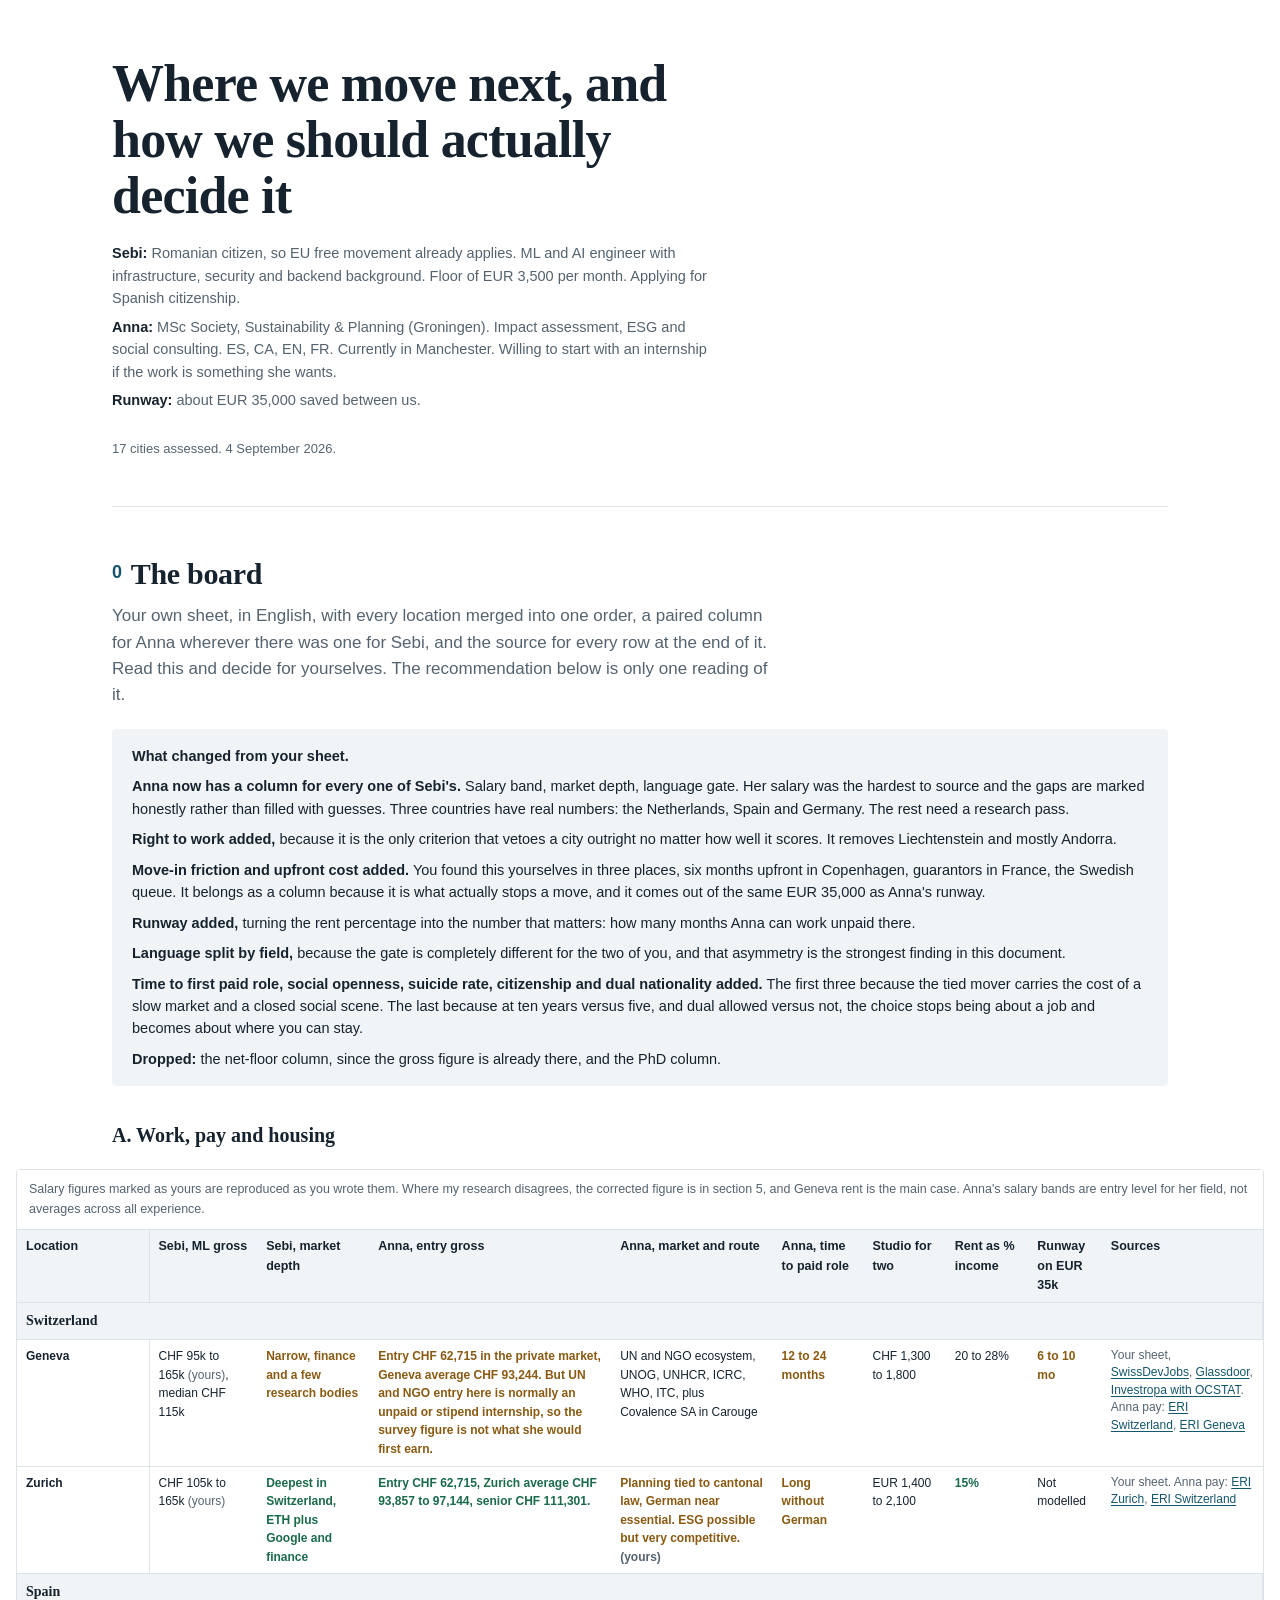
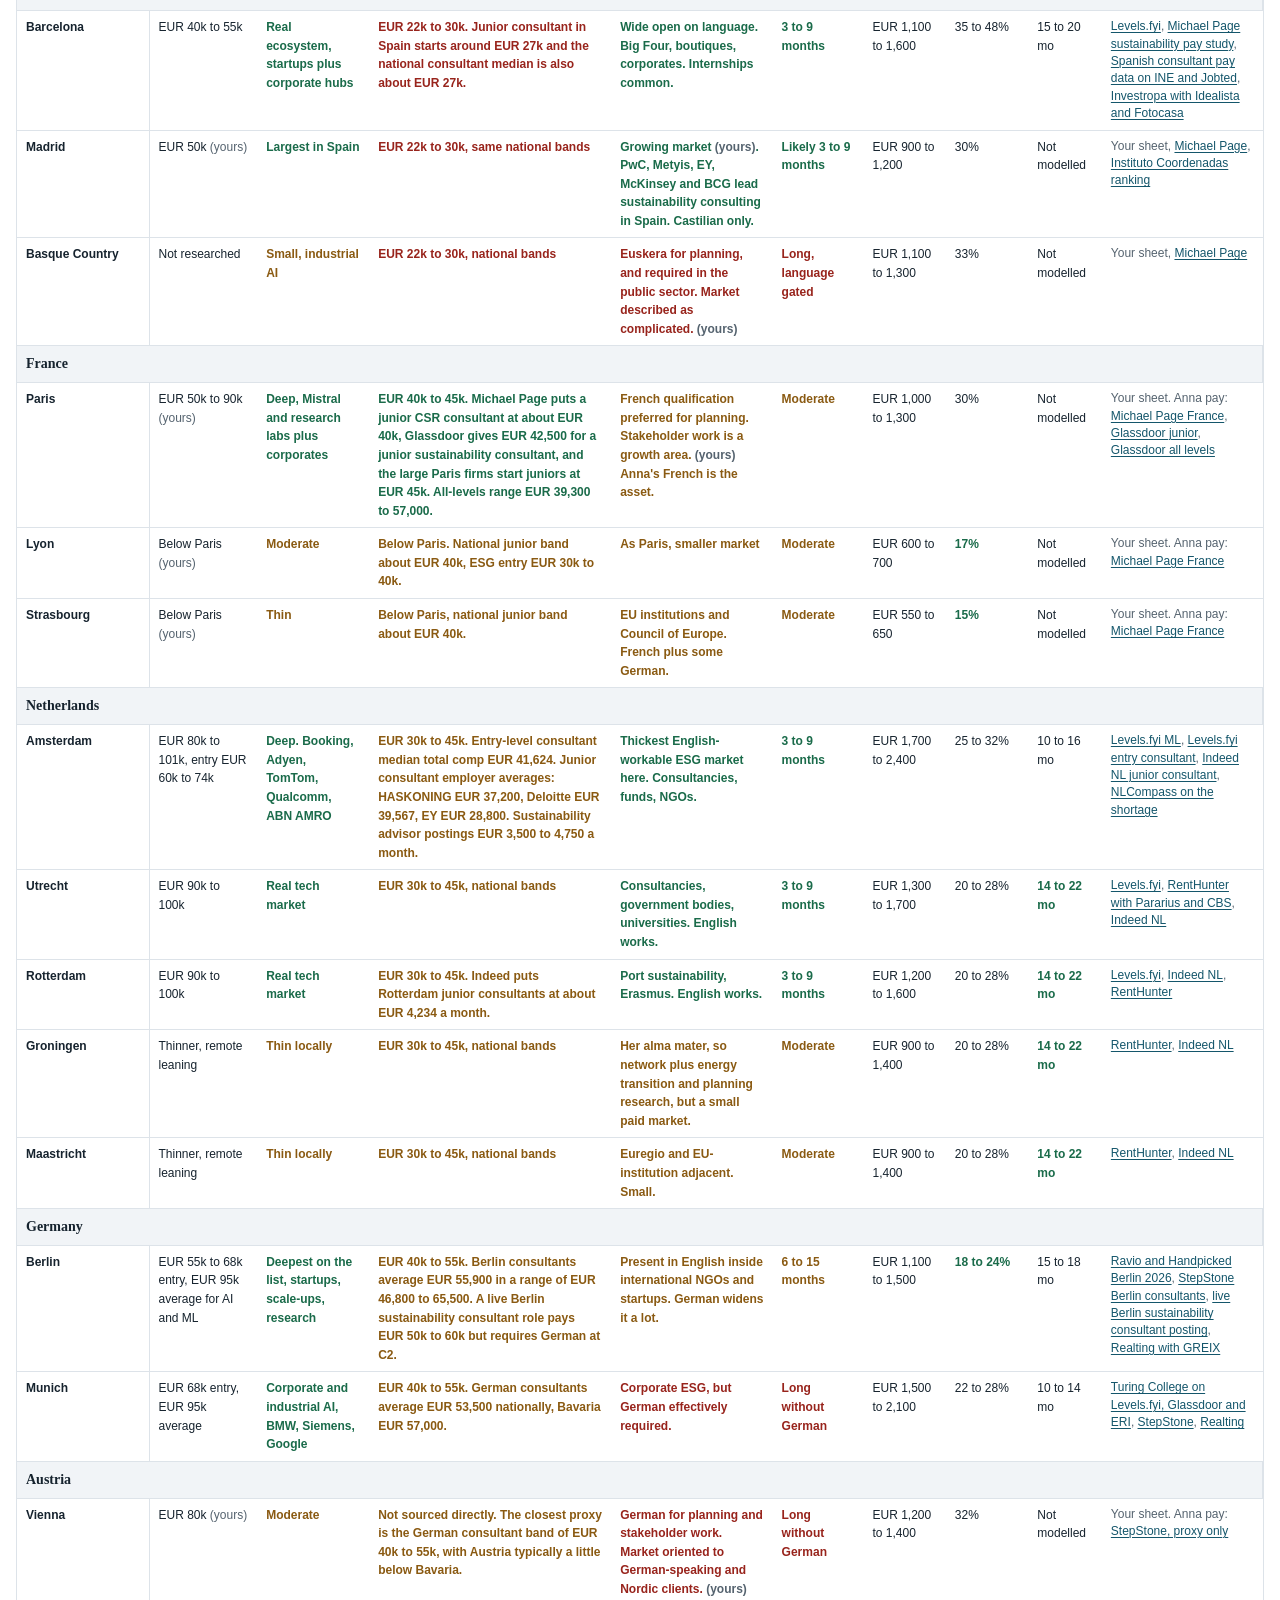
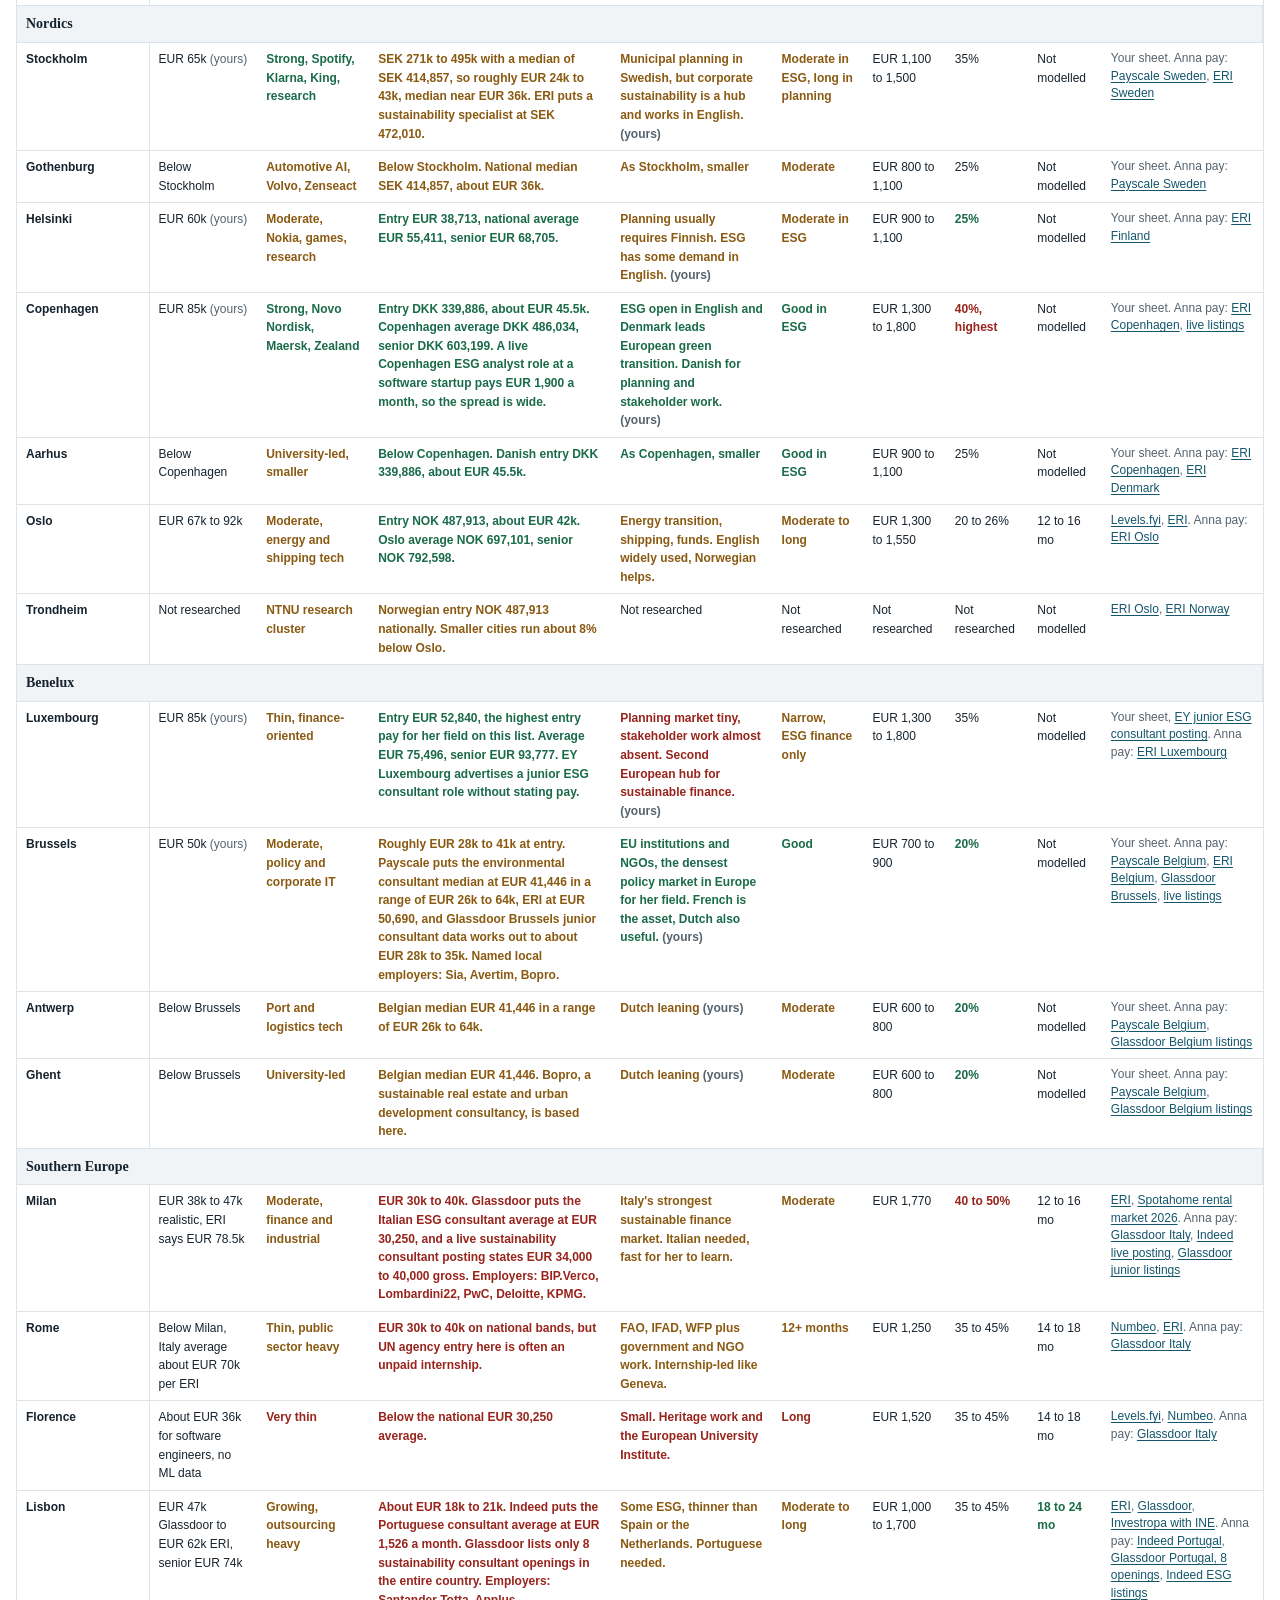
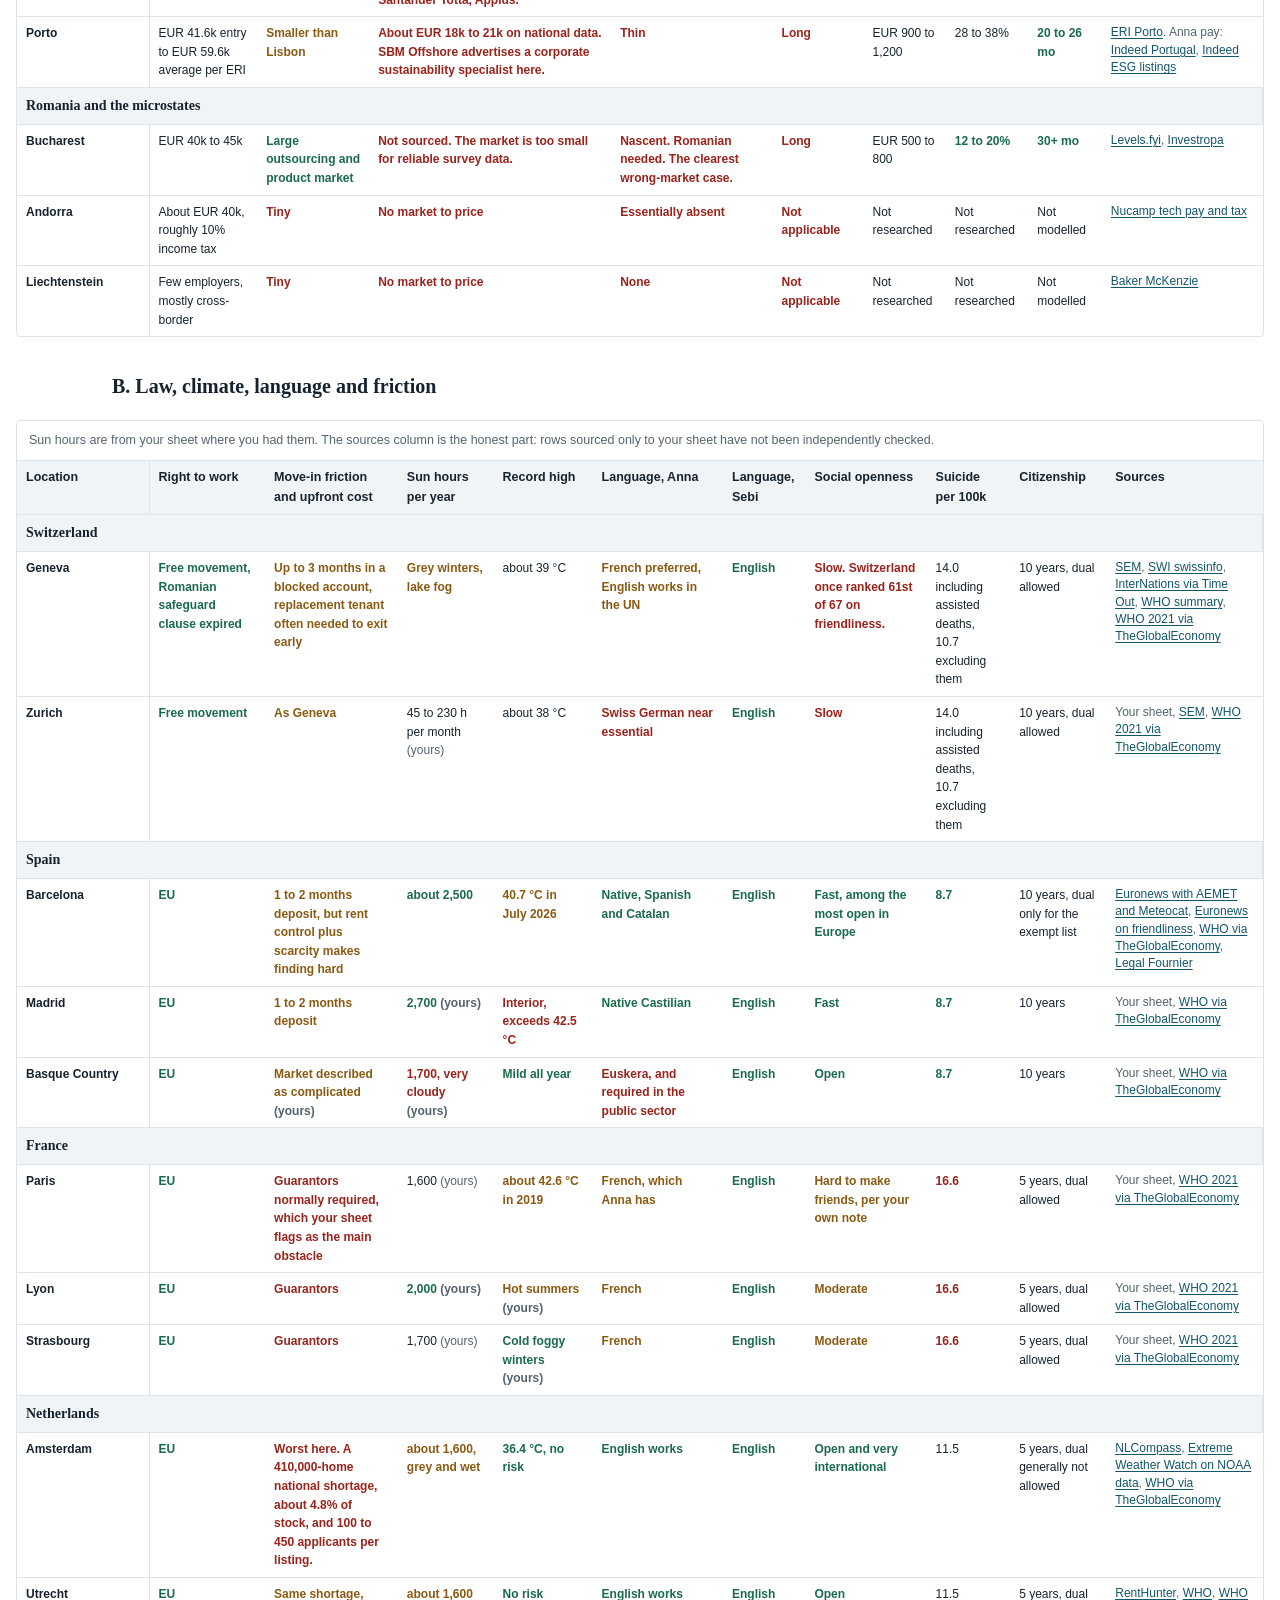
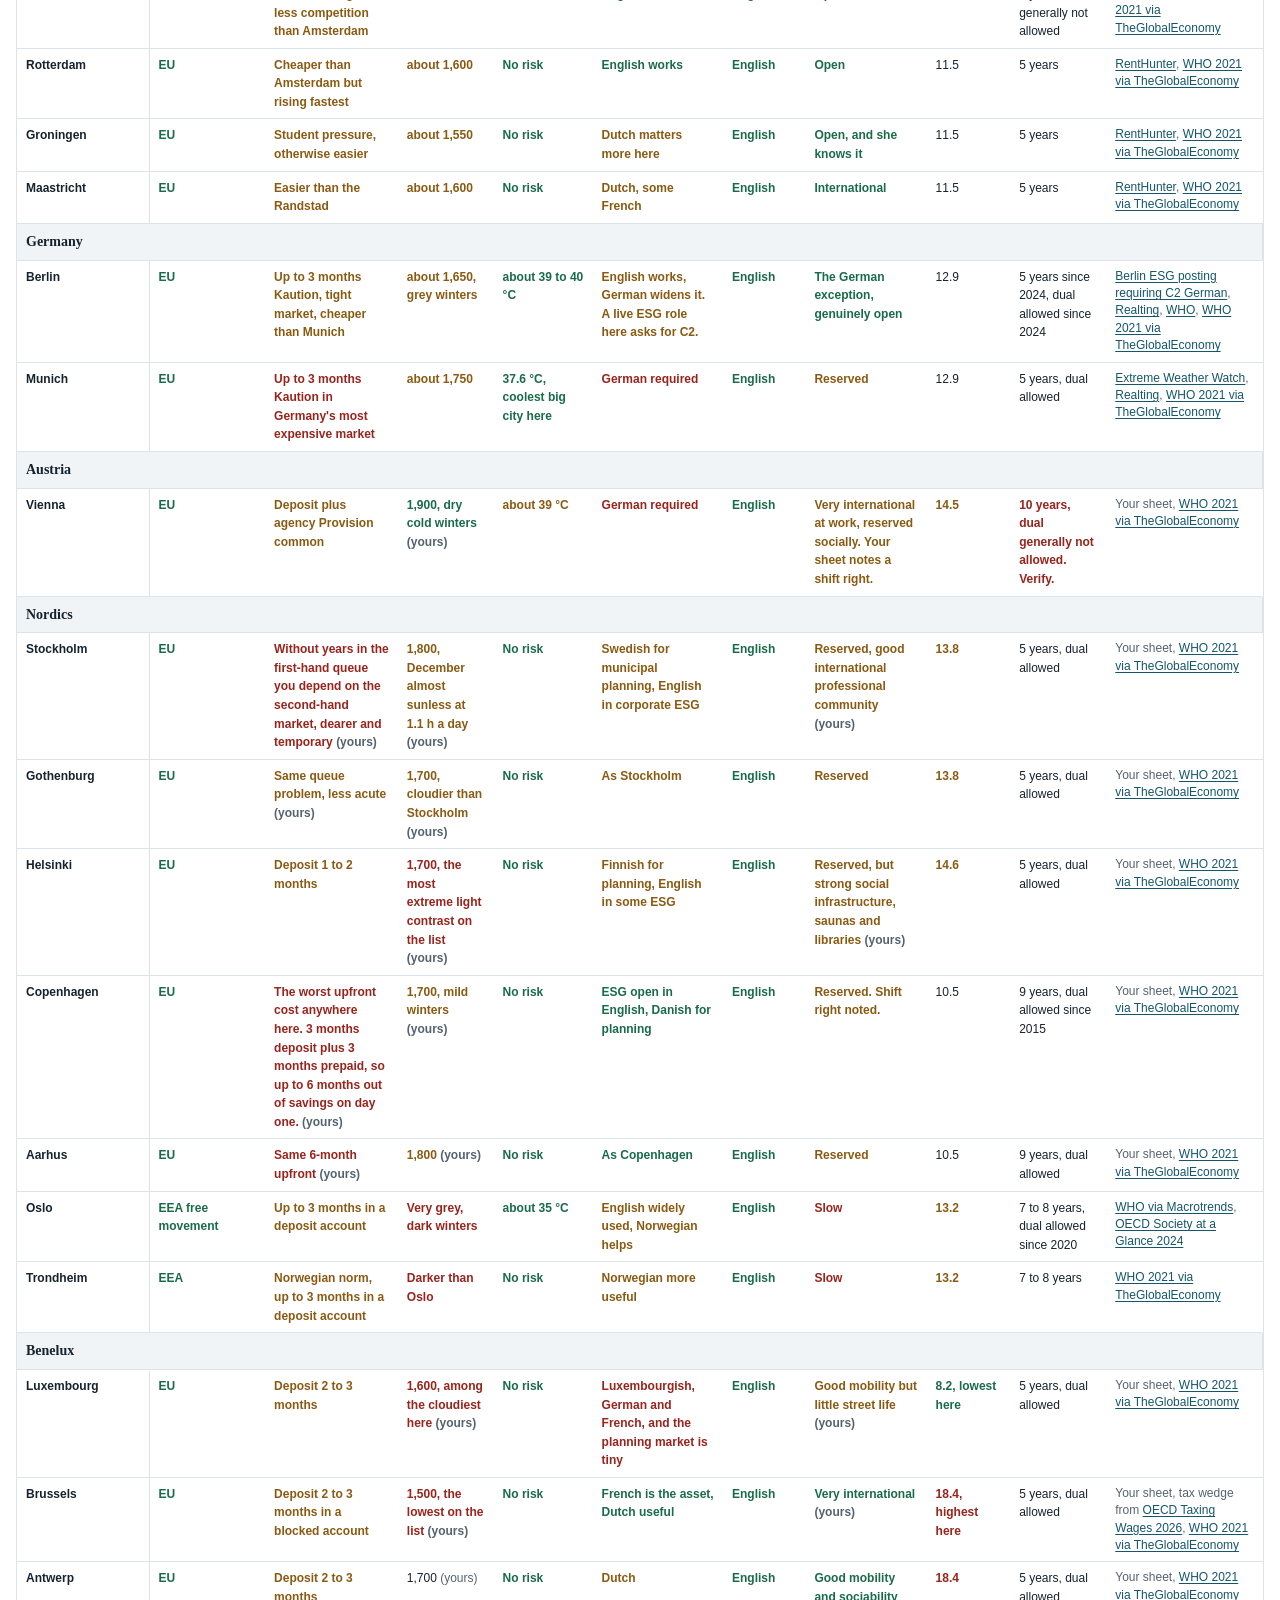
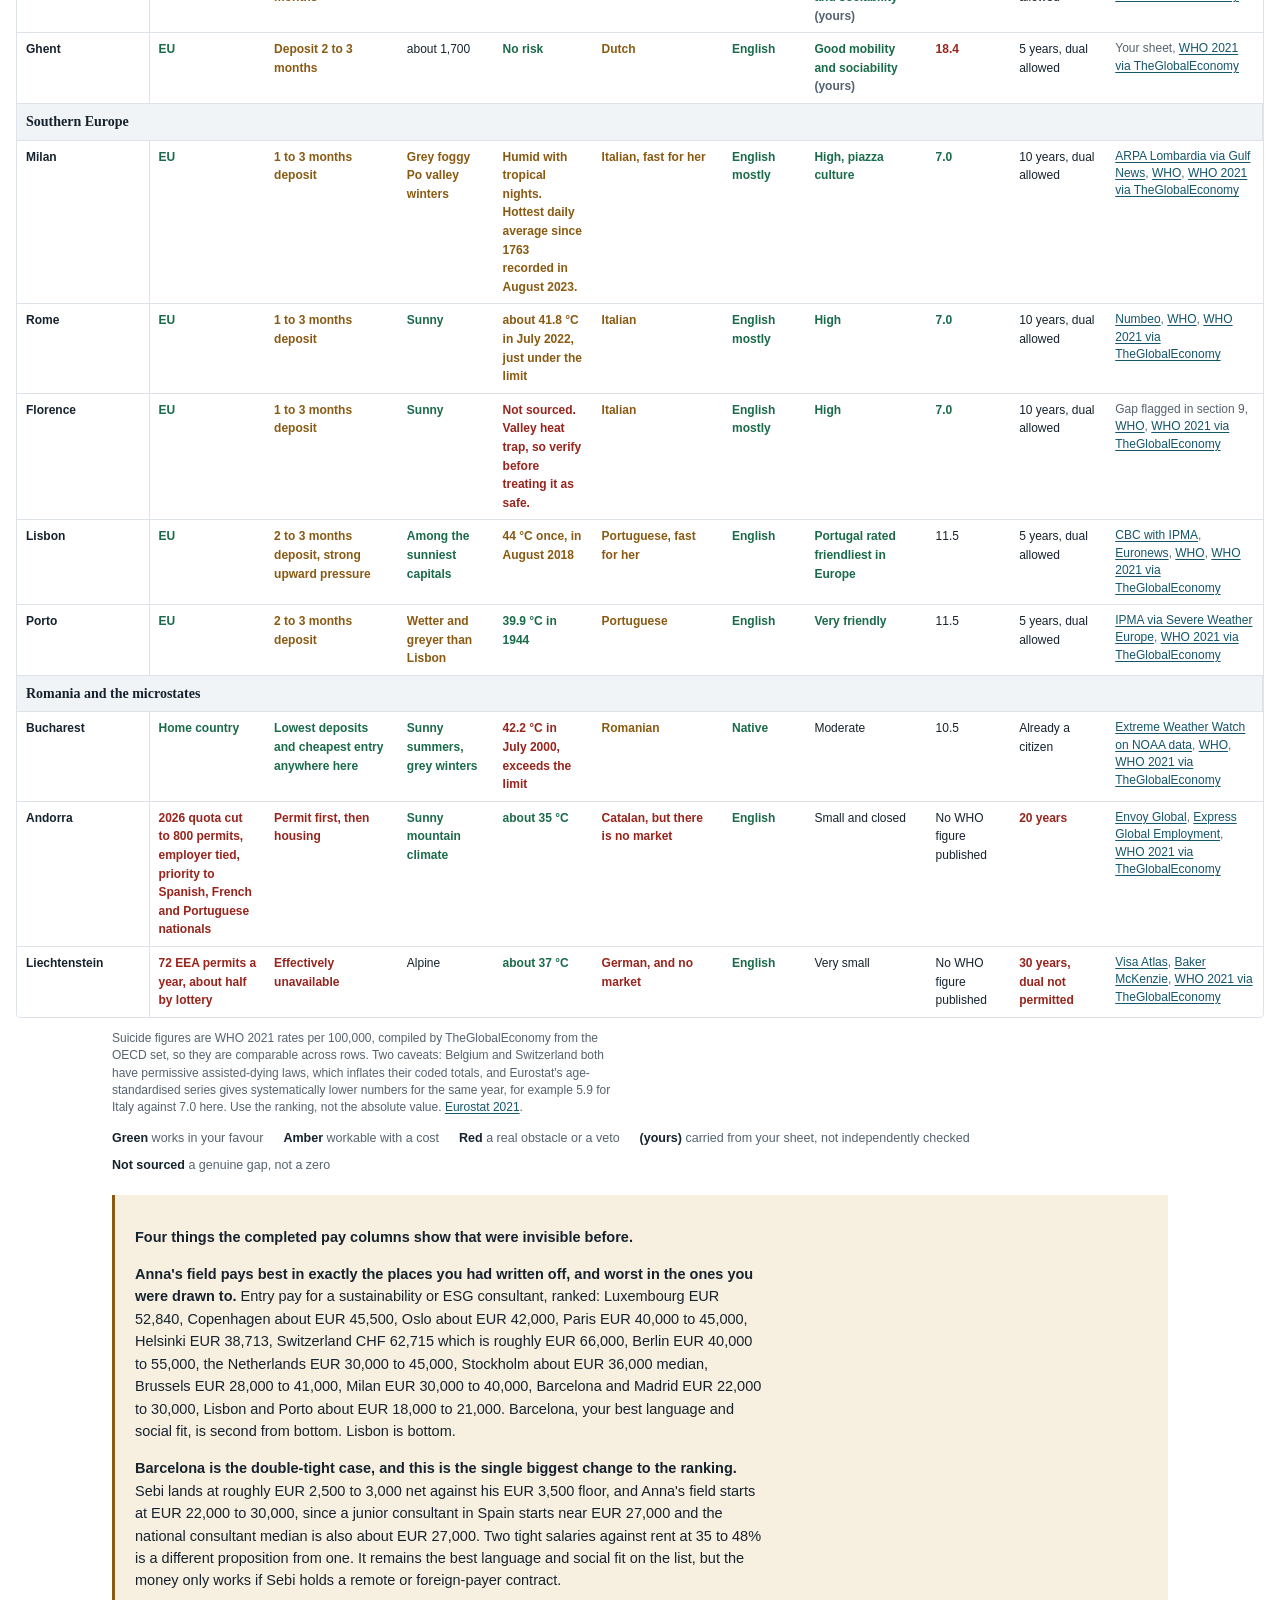
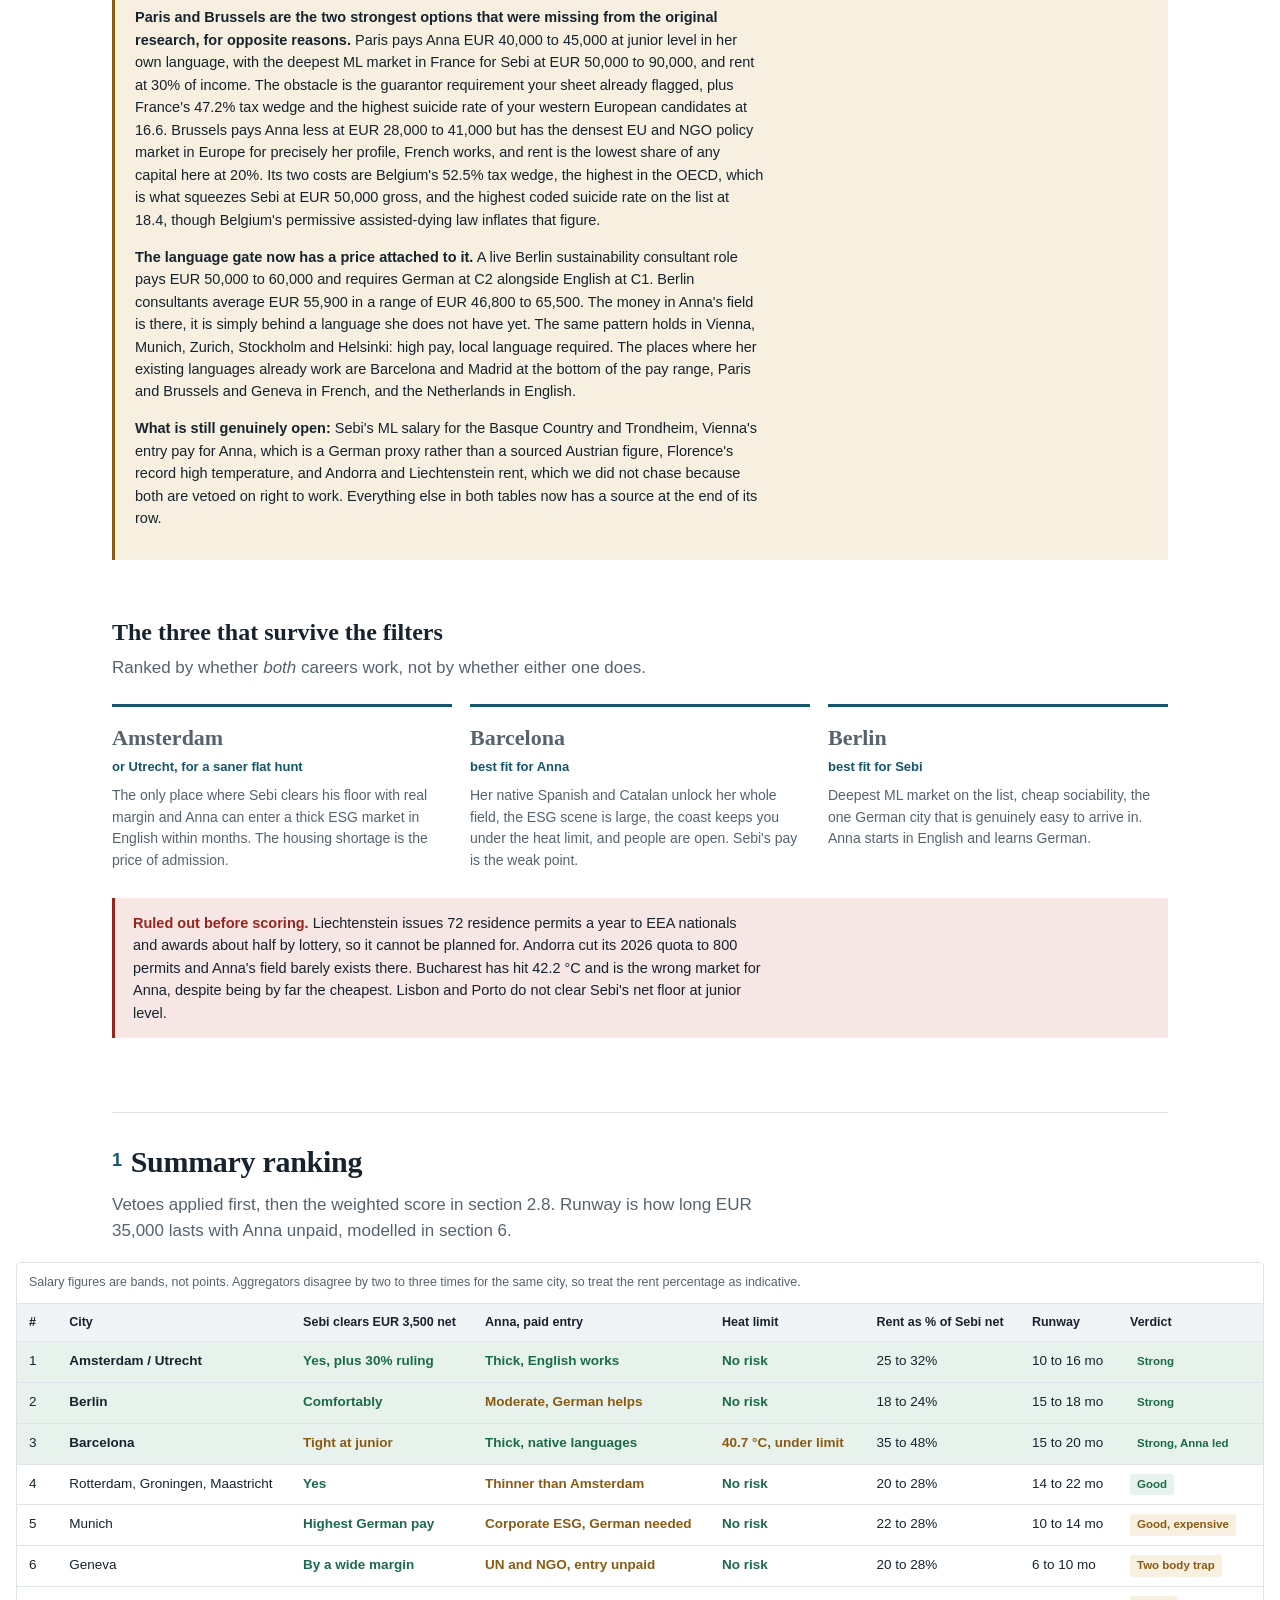
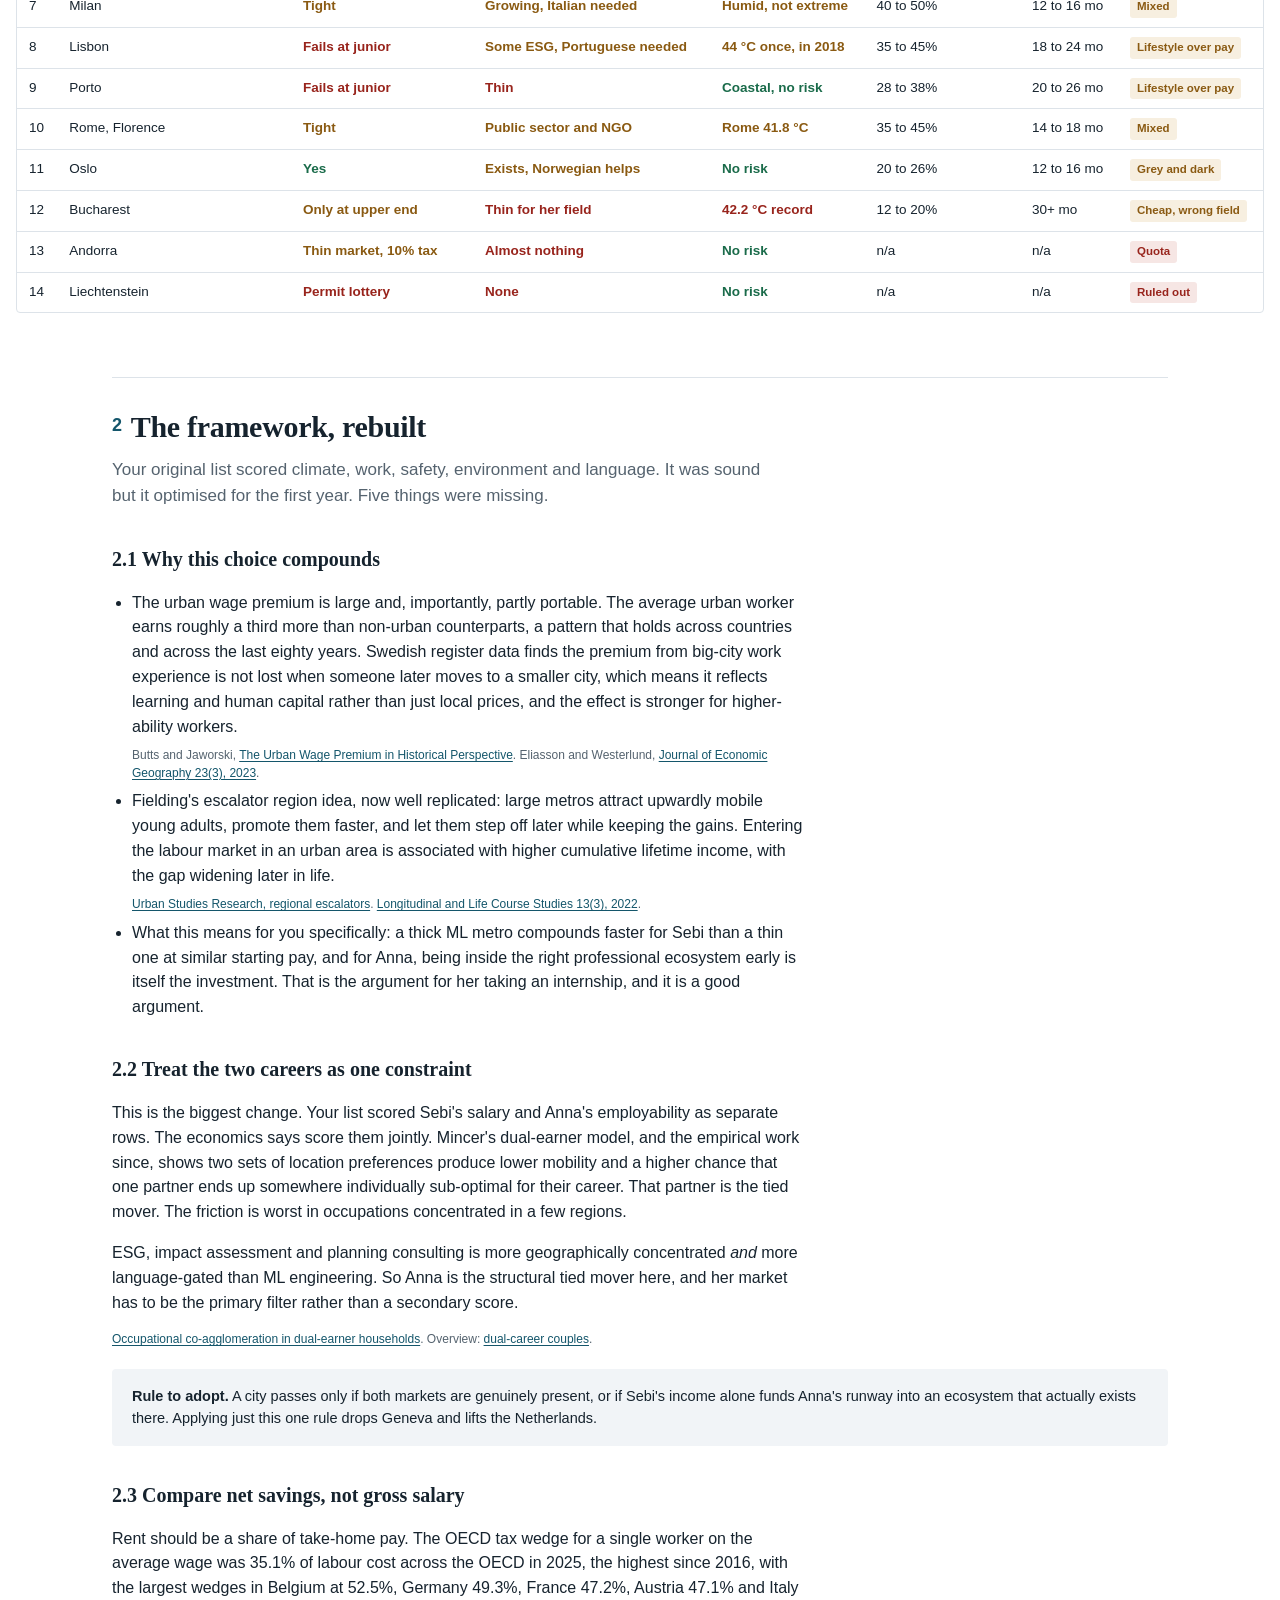
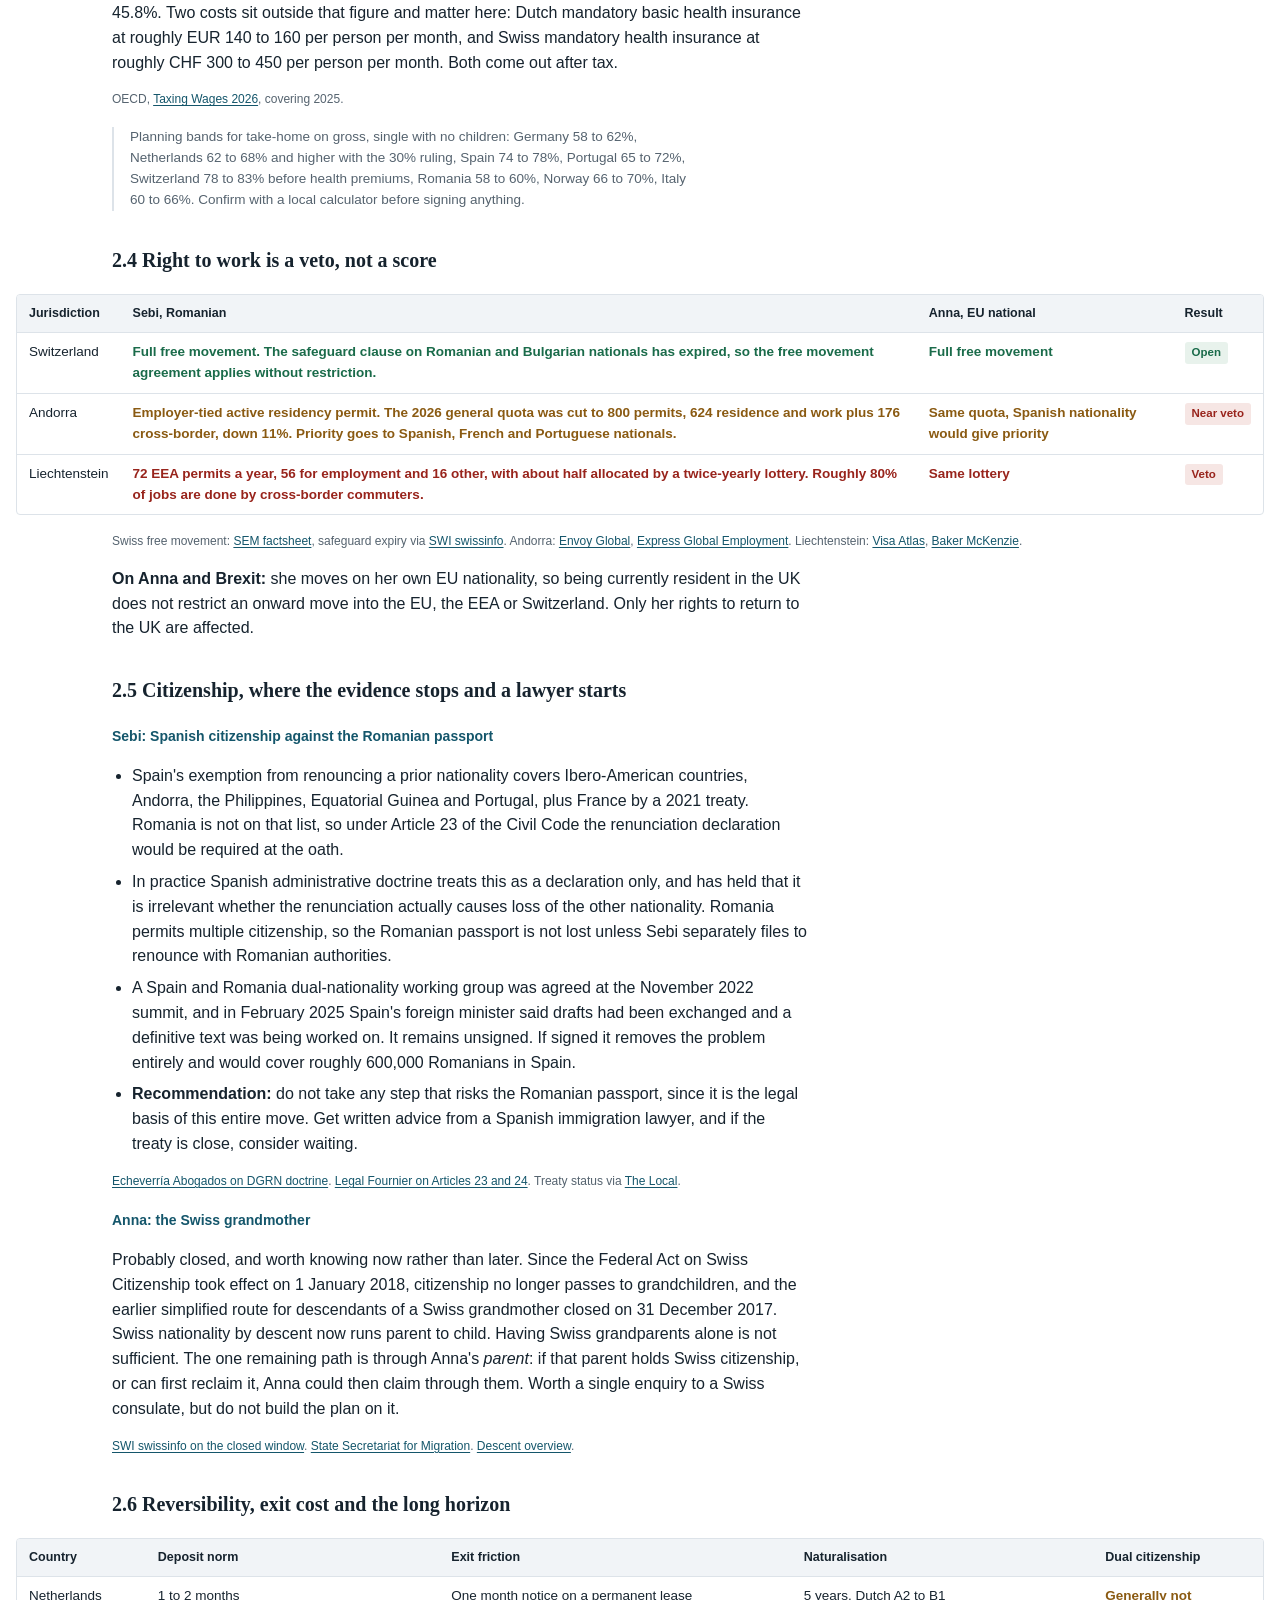
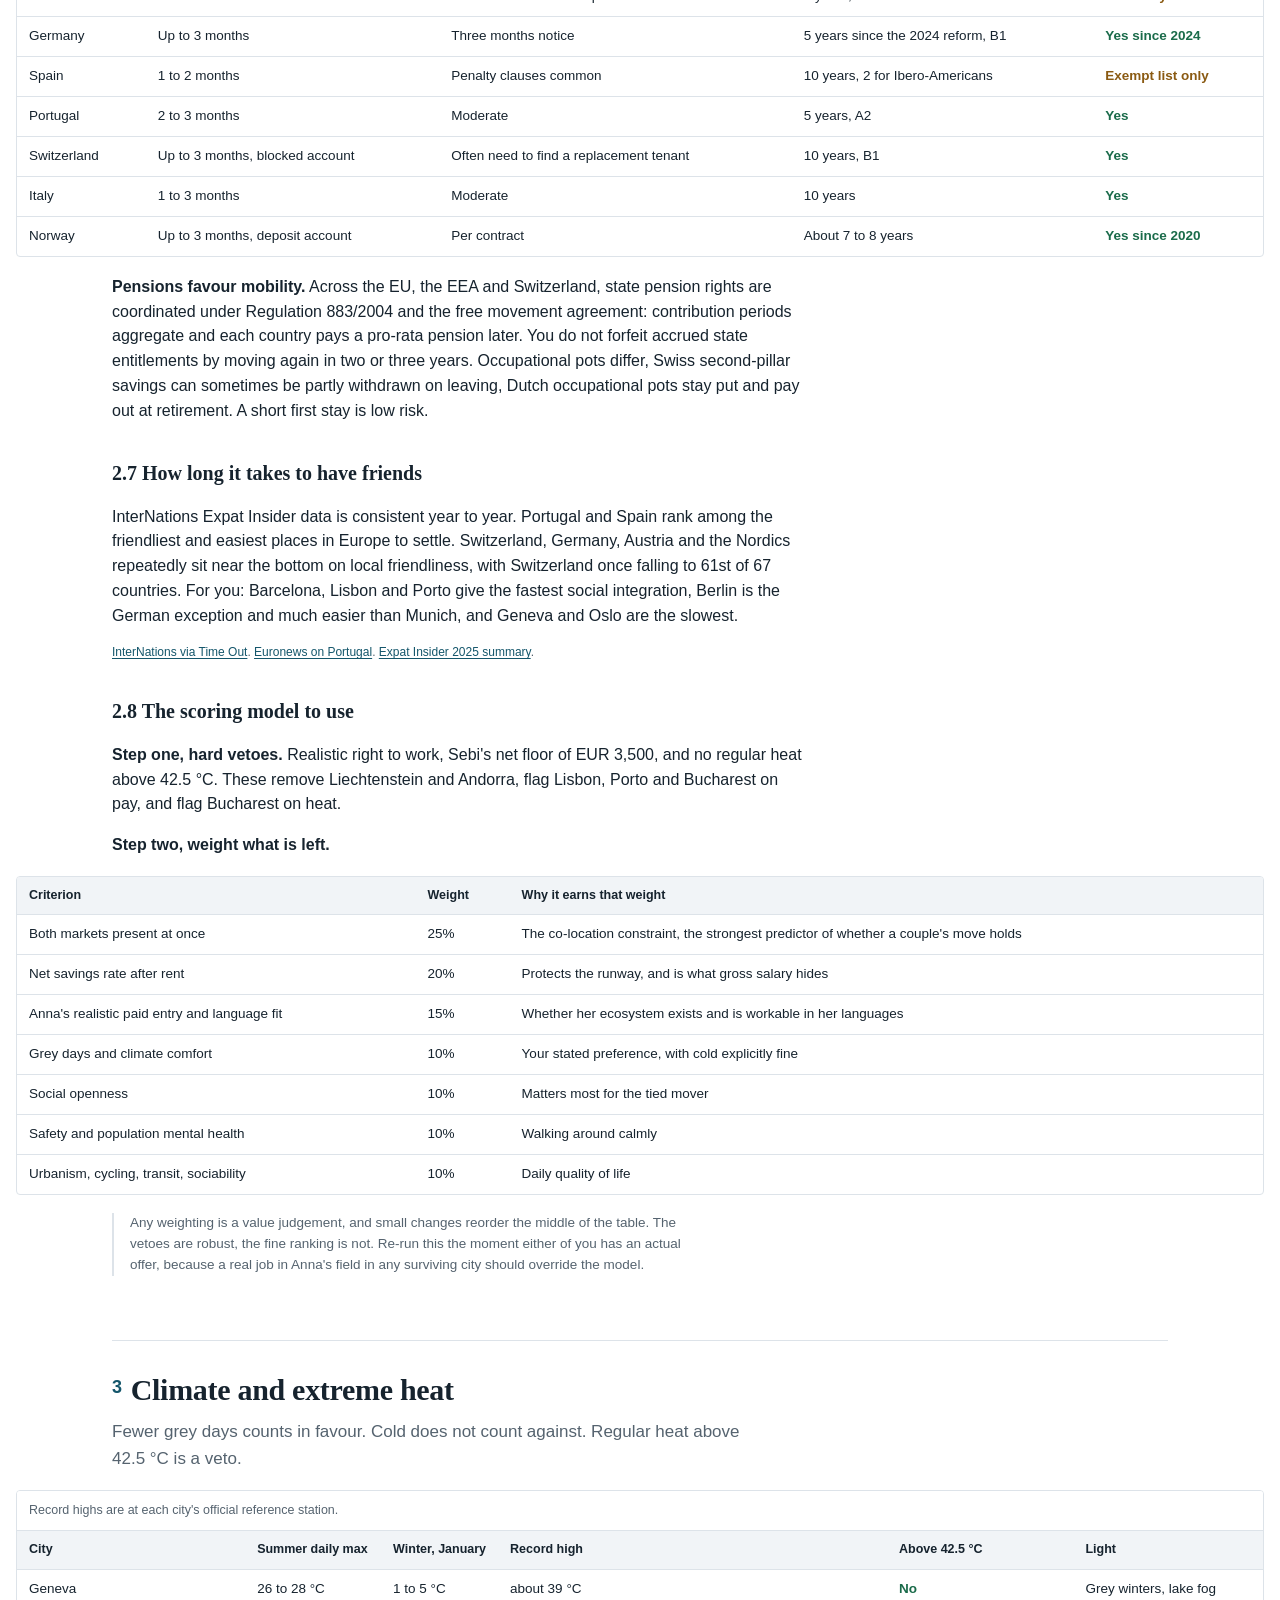
<file: relocation-decision.html>
<!DOCTYPE html>
<html lang="en">
<head>
<meta charset="UTF-8">
<meta name="viewport" content="width=device-width, initial-scale=1.0">
<title>Where we move next · a decision document for Sebi and Anna</title>
<style>
  :root{
    --paper:#ffffff;
    --panel:#f1f4f7;
    --ink:#16232e;
    --ink-soft:#55636f;
    --rule:#dde3e9;
    --accent:#14566b;
    --accent-soft:#e4eef1;
    --yes:#1a6b4a;
    --yes-bg:#e8f2ec;
    --maybe:#8a5a12;
    --maybe-bg:#f7efe0;
    --no:#98241c;
    --no-bg:#f6e6e4;
    --serif: "Iowan Old Style", "Source Serif 4", Palatino, Georgia, serif;
    --sans: "Inter", -apple-system, BlinkMacSystemFont, "Segoe UI", Roboto, Helvetica, Arial, sans-serif;
  }
  *{box-sizing:border-box}
  html{-webkit-text-size-adjust:100%}
  body{
    margin:0;background:var(--paper);color:var(--ink);
    font-family:var(--sans);font-size:16px;line-height:1.55;
  }
  .page{max-width:1100px;margin:0 auto;padding:0 22px 96px}

  /* ---------- opening verdict ---------- */
  .masthead{padding:56px 0 8px;border-bottom:1px solid var(--rule)}
  .masthead h1{
    font-family:var(--serif);font-weight:600;font-size:clamp(30px,5.2vw,52px);
    line-height:1.08;letter-spacing:-.015em;margin:0 0 18px;max-width:22ch;
  }
  .who{font-size:14.5px;color:var(--ink-soft);max-width:74ch;margin:0 0 6px}
  .who strong{color:var(--ink);font-weight:600}
  .stamp{font-size:13px;color:var(--ink-soft);padding:14px 0 26px}

  .verdict{padding:34px 0 10px}
  .verdict h2{font-family:var(--serif);font-size:24px;font-weight:600;margin:0 0 4px}
  .shortlist{display:grid;grid-template-columns:repeat(3,1fr);gap:18px;margin:22px 0 10px}
  .pick{border-top:3px solid var(--accent);padding:14px 0 0}
  .pick .city{font-family:var(--serif);font-size:22px;font-weight:600;margin:0 0 2px}
  .pick .role{font-size:13px;color:var(--accent);font-weight:600;margin:0 0 8px}
  .pick p{margin:0;font-size:14px;color:var(--ink-soft)}
  .out{background:var(--no-bg);border-left:3px solid var(--no);padding:14px 18px;margin:26px 0 0;font-size:14.5px}
  .out b{color:var(--no)}

  /* ---------- structure ---------- */
  h2.sec{
    font-family:var(--serif);font-size:clamp(22px,3vw,30px);font-weight:600;
    margin:64px 0 6px;padding-top:26px;border-top:1px solid var(--rule);letter-spacing:-.01em;
  }
  h2.sec .n{color:var(--accent);font-size:.6em;vertical-align:.35em;margin-right:.5em;font-family:var(--sans);font-weight:700}
  h3{font-family:var(--serif);font-size:20px;font-weight:600;margin:34px 0 6px}
  h4{font-size:14px;font-weight:700;color:var(--accent);margin:20px 0 4px}
  p{max-width:78ch}
  p.lead{font-size:17px;color:var(--ink-soft);max-width:70ch;margin:2px 0 18px}
  ul{padding-left:20px}
  li{margin:7px 0;max-width:76ch}

  /* ---------- tables ---------- */
  /* tables break out of the reading column, so wide ones fit without horizontal scrolling */
  .scroll{
    --bleed:min(1520px, calc(100vw - 32px));
    overflow-x:auto;margin:18px 0;border:1px solid var(--rule);border-radius:4px;
    width:var(--bleed);max-width:var(--bleed);
    margin-left:calc((100% - var(--bleed)) / 2);
  }
  table{border-collapse:collapse;width:100%;font-size:13.5px;min-width:620px}
  th,td{padding:9px 12px;text-align:left;vertical-align:top;border-bottom:1px solid var(--rule)}
  th{background:var(--panel);font-weight:600;font-size:12.5px;color:var(--ink);white-space:nowrap}
  tbody tr:last-child td{border-bottom:none}
  tbody tr.lead-row td{background:var(--yes-bg)}
  td.num{white-space:nowrap}
  caption{caption-side:top;text-align:left;padding:10px 12px;font-size:12.5px;color:var(--ink-soft);background:#fff;border-bottom:1px solid var(--rule)}

  /* ---------- semantic marks (information, not decoration) ---------- */
  .yes{color:var(--yes);font-weight:600}
  .maybe{color:var(--maybe);font-weight:600}
  .no{color:var(--no);font-weight:600}
  .tag{display:inline-block;font-size:11.5px;font-weight:700;padding:2px 7px;border-radius:3px;white-space:nowrap}
  .tag.y{background:var(--yes-bg);color:var(--yes)}
  .tag.m{background:var(--maybe-bg);color:var(--maybe)}
  .tag.n{background:var(--no-bg);color:var(--no)}

  /* ---------- city blocks ---------- */
  .cities{display:grid;grid-template-columns:1fr 1fr;gap:26px 34px;margin-top:14px}
  .city-card{border-top:2px solid var(--rule);padding-top:12px}
  .city-card.first{border-top-color:var(--accent)}
  .city-card h3{margin:0 0 8px;display:flex;flex-wrap:wrap;gap:8px;align-items:baseline}
  .city-card ul{padding-left:18px;margin:0}
  .city-card li{font-size:14px;margin:6px 0}

  /* ---------- notes and sources ---------- */
  .src{font-size:12px;color:var(--ink-soft);margin-top:8px;line-height:1.45}
  .src a{color:var(--accent)}
  a{color:var(--accent);text-decoration-thickness:1px;text-underline-offset:2px}
  a:focus-visible,button:focus-visible{outline:2px solid var(--accent);outline-offset:2px}
  .aside{background:var(--panel);padding:16px 20px;margin:20px 0;font-size:14.5px;border-radius:4px}
  .aside p{margin:0 0 8px;max-width:none}
  .aside p:last-child{margin:0}
  .legal{background:var(--no-bg);border-left:3px solid var(--no);padding:16px 20px;margin:20px 0;font-size:14.5px}
  .gaps{background:var(--maybe-bg);border-left:3px solid var(--maybe);padding:16px 20px;margin:20px 0;font-size:14.5px}
  .method{font-size:13.5px;color:var(--ink-soft);border-left:2px solid var(--rule);padding-left:16px;margin:18px 0}

  /* wide master board */
  .board table{font-size:12px;min-width:980px}
  .board th,.board td{padding:7px 9px;overflow-wrap:break-word}
  .board th{white-space:normal}
  .board td.num{white-space:normal}
  .board td:first-child,.board th:first-child{position:sticky;left:0;background:#fff;border-right:1px solid var(--rule);font-weight:600;min-width:132px}
  .board th:first-child{background:var(--panel)}
  .board tr.country td{background:var(--panel);font-family:var(--serif);font-size:14px;font-weight:600}
  .board tr.country td:first-child{background:var(--panel)}
  .legend{display:flex;flex-wrap:wrap;gap:8px 20px;font-size:12.5px;color:var(--ink-soft);margin:10px 0 0}
  .legend span b{color:var(--ink)}
  .thin{color:var(--ink-soft)}
  footer{margin-top:64px;padding-top:20px;border-top:1px solid var(--rule);font-size:12.5px;color:var(--ink-soft)}

  /* narrow laptops: tighten the wide board so it still fits without scrolling */
  @media (max-width:1100px){
    .board table{font-size:11.5px;min-width:0}
    .board th,.board td{padding:6px 6px}
    .board td:first-child,.board th:first-child{min-width:112px}
  }

  @media (max-width:820px){
    .shortlist{grid-template-columns:1fr;gap:22px}
    .cities{grid-template-columns:1fr}
    .masthead{padding-top:36px}
  }
  @media (prefers-reduced-motion:reduce){*{transition:none!important;animation:none!important}}
  @media print{
    body{font-size:11pt}
    .scroll{overflow:visible;border:none;width:auto;max-width:none;margin-left:0}
    table{min-width:0}
  }
</style>
</head>
<body>
<div class="page">

<header class="masthead">
  <h1>Where we move next, and how we should actually decide it</h1>
  <p class="who"><strong>Sebi:</strong> Romanian citizen, so EU free movement already applies. ML and AI engineer with infrastructure, security and backend background. Floor of EUR 3,500 per month. Applying for Spanish citizenship.</p>
  <p class="who"><strong>Anna:</strong> MSc Society, Sustainability &amp; Planning (Groningen). Impact assessment, ESG and social consulting. ES, CA, EN, FR. Currently in Manchester. Willing to start with an internship if the work is something she wants.</p>
  <p class="who"><strong>Runway:</strong> about EUR 35,000 saved between us.</p>
  <p class="stamp">17 cities assessed. 4 September 2026.</p>
</header>

<section class="board">
  <h2 class="sec" style="border-top:none;margin-top:44px;padding-top:0"><span class="n">0</span>The board</h2>
  <p class="lead">Your own sheet, in English, with every location merged into one order, a paired column for Anna wherever there was one for Sebi, and the source for every row at the end of it. Read this and decide for yourselves. The recommendation below is only one reading of it.</p>

  <div class="aside">
    <p><strong>What changed from your sheet.</strong></p>
    <p><strong>Anna now has a column for every one of Sebi's.</strong> Salary band, market depth, language gate. Her salary was the hardest to source and the gaps are marked honestly rather than filled with guesses. Three countries have real numbers: the Netherlands, Spain and Germany. The rest need a research pass.</p>
    <p><strong>Right to work added,</strong> because it is the only criterion that vetoes a city outright no matter how well it scores. It removes Liechtenstein and mostly Andorra.</p>
    <p><strong>Move-in friction and upfront cost added.</strong> You found this yourselves in three places, six months upfront in Copenhagen, guarantors in France, the Swedish queue. It belongs as a column because it is what actually stops a move, and it comes out of the same EUR 35,000 as Anna's runway.</p>
    <p><strong>Runway added,</strong> turning the rent percentage into the number that matters: how many months Anna can work unpaid there.</p>
    <p><strong>Language split by field,</strong> because the gate is completely different for the two of you, and that asymmetry is the strongest finding in this document.</p>
    <p><strong>Time to first paid role, social openness, suicide rate, citizenship and dual nationality added.</strong> The first three because the tied mover carries the cost of a slow market and a closed social scene. The last because at ten years versus five, and dual allowed versus not, the choice stops being about a job and becomes about where you can stay.</p>
    <p><strong>Dropped:</strong> the net-floor column, since the gross figure is already there, and the PhD column.</p>
  </div>

  <h3>A. Work, pay and housing</h3>
  <div class="scroll">
  <table>
    <caption>Salary figures marked as yours are reproduced as you wrote them. Where my research disagrees, the corrected figure is in section 5, and Geneva rent is the main case. Anna's salary bands are entry level for her field, not averages across all experience.</caption>
    <thead>
      <tr>
        <th>Location</th>
        <th>Sebi, ML gross</th>
        <th>Sebi, market depth</th>
        <th>Anna, entry gross</th>
        <th>Anna, market and route</th>
        <th>Anna, time to paid role</th>
        <th>Studio for two</th>
        <th>Rent as % income</th>
        <th>Runway on EUR 35k</th>
        <th>Sources</th>
      </tr>
    </thead>
    <tbody>
      <tr class="country"><td colspan="10">Switzerland</td></tr>
      <tr>
        <td>Geneva</td>
        <td>CHF 95k to 165k <span class="thin">(yours)</span>, median CHF 115k</td>
        <td class="maybe">Narrow, finance and a few research bodies</td>
        <td class="maybe">Entry CHF 62,715 in the private market, Geneva average CHF 93,244. But UN and NGO entry here is normally an unpaid or stipend internship, so the survey figure is not what she would first earn.</td>
        <td>UN and NGO ecosystem, UNOG, UNHCR, ICRC, WHO, ITC, plus Covalence SA in Carouge</td>
        <td class="maybe">12 to 24 months</td>
        <td>CHF 1,300 to 1,800</td><td class="num">20 to 28%</td><td class="num maybe">6 to 10 mo</td>
        <td class="src">Your sheet, <a href="https://swissdevjobs.ch/salaries/Machine-Learning/all/all">SwissDevJobs</a>, <a href="https://www.glassdoor.com/Salaries/geneva-switzerland-machine-learning-engineer-salary-SRCH_IL.0,18_IM1141_KO19,44.htm">Glassdoor</a>, <a href="https://investropa.com/blogs/news/geneva-rents">Investropa with OCSTAT</a>. Anna pay: <a href="https://www.salaryexpert.com/salary/job/sustainability-consultant/switzerland">ERI Switzerland</a>, <a href="https://www.erieri.com/salary/job/sustainability-consultant/switzerland">ERI Geneva</a></td>
      </tr>
      <tr>
        <td>Zurich</td>
        <td>CHF 105k to 165k <span class="thin">(yours)</span></td>
        <td class="yes">Deepest in Switzerland, ETH plus Google and finance</td>
        <td class="yes">Entry CHF 62,715, Zurich average CHF 93,857 to 97,144, senior CHF 111,301.</td>
        <td class="maybe">Planning tied to cantonal law, German near essential. ESG possible but very competitive. <span class="thin">(yours)</span></td>
        <td class="maybe">Long without German</td>
        <td>EUR 1,400 to 2,100</td><td class="num yes">15%</td><td>Not modelled</td>
        <td class="src">Your sheet. Anna pay: <a href="https://www.erieri.com/salary/job/sustainability-consultant/switzerland/zurich">ERI Zurich</a>, <a href="https://www.salaryexpert.com/salary/job/sustainability-consultant/switzerland">ERI Switzerland</a></td>
      </tr>

      <tr class="country"><td colspan="10">Spain</td></tr>
      <tr>
        <td>Barcelona</td>
        <td>EUR 40k to 55k</td>
        <td class="yes">Real ecosystem, startups plus corporate hubs</td>
        <td class="no">EUR 22k to 30k. Junior consultant in Spain starts around EUR 27k and the national consultant median is also about EUR 27k.</td>
        <td class="yes">Wide open on language. Big Four, boutiques, corporates. Internships common.</td>
        <td class="yes">3 to 9 months</td>
        <td>EUR 1,100 to 1,600</td><td class="num">35 to 48%</td><td class="num">15 to 20 mo</td>
        <td class="src"><a href="https://www.levels.fyi/t/software-engineer/title/machine-learning-engineer/locations/spain">Levels.fyi</a>, <a href="https://www.michaelpage.es/sites/michaelpage.es/files/2022-01/ES_Estudios_de_Remuneracion_Sostenibilidad_2022.pdf">Michael Page sustainability pay study</a>, <a href="https://asest.es/story/cuanto-gana-un-consultor-empresarial/">Spanish consultant pay data on INE and Jobted</a>, <a href="https://investropa.com/blogs/news/barcelona-rents">Investropa with Idealista and Fotocasa</a></td>
      </tr>
      <tr>
        <td>Madrid</td>
        <td>EUR 50k <span class="thin">(yours)</span></td>
        <td class="yes">Largest in Spain</td>
        <td class="no">EUR 22k to 30k, same national bands</td>
        <td class="yes">Growing market <span class="thin">(yours)</span>. PwC, Metyis, EY, McKinsey and BCG lead sustainability consulting in Spain. Castilian only.</td>
        <td class="yes">Likely 3 to 9 months</td>
        <td>EUR 900 to 1,200</td><td class="num">30%</td><td>Not modelled</td>
        <td class="src">Your sheet, <a href="https://www.michaelpage.es/sites/michaelpage.es/files/2022-01/ES_Estudios_de_Remuneracion_Sostenibilidad_2022.pdf">Michael Page</a>, <a href="https://www.elindependiente.com/?p=2599826">Instituto Coordenadas ranking</a></td>
      </tr>
      <tr>
        <td>Basque Country</td>
        <td>Not researched</td>
        <td class="maybe">Small, industrial AI</td>
        <td class="no">EUR 22k to 30k, national bands</td>
        <td class="no">Euskera for planning, and required in the public sector. Market described as complicated. <span class="thin">(yours)</span></td>
        <td class="no">Long, language gated</td>
        <td>EUR 1,100 to 1,300</td><td class="num">33%</td><td>Not modelled</td>
        <td class="src">Your sheet, <a href="https://www.michaelpage.es/sites/michaelpage.es/files/2022-01/ES_Estudios_de_Remuneracion_Sostenibilidad_2022.pdf">Michael Page</a></td>
      </tr>

      <tr class="country"><td colspan="10">France</td></tr>
      <tr>
        <td>Paris</td>
        <td>EUR 50k to 90k <span class="thin">(yours)</span></td>
        <td class="yes">Deep, Mistral and research labs plus corporates</td>
        <td class="yes">EUR 40k to 45k. Michael Page puts a junior CSR consultant at about EUR 40k, Glassdoor gives EUR 42,500 for a junior sustainability consultant, and the large Paris firms start juniors at EUR 45k. All-levels range EUR 39,300 to 57,000.</td>
        <td class="maybe">French qualification preferred for planning. Stakeholder work is a growth area. <span class="thin">(yours)</span> Anna's French is the asset.</td>
        <td class="maybe">Moderate</td>
        <td>EUR 1,000 to 1,300</td><td class="num">30%</td><td>Not modelled</td>
        <td class="src">Your sheet. Anna pay: <a href="https://www.michaelpage.fr/advice/fiches-m%C3%A9tiers/les-m%C3%A9tiers-de-la-rse/fiche-m%C3%A9tier-consultant-rse-d%C3%A9veloppement-durable">Michael Page France</a>, <a href="https://www.glassdoor.fr/Salaires/consultant-junior-en-d%C3%A9veloppement-durable-salaire-SRCH_KO0,42.htm">Glassdoor junior</a>, <a href="https://www.glassdoor.fr/Salaires/consultant-rse-developpement-durable-salaire-SRCH_KO0,36.htm">Glassdoor all levels</a></td>
      </tr>
      <tr>
        <td>Lyon</td>
        <td>Below Paris <span class="thin">(yours)</span></td>
        <td class="maybe">Moderate</td>
        <td class="maybe">Below Paris. National junior band about EUR 40k, ESG entry EUR 30k to 40k.</td>
        <td class="maybe">As Paris, smaller market</td>
        <td class="maybe">Moderate</td>
        <td>EUR 600 to 700</td><td class="num yes">17%</td><td>Not modelled</td>
        <td class="src">Your sheet. Anna pay: <a href="https://www.michaelpage.fr/advice/fiches-m%C3%A9tiers/les-m%C3%A9tiers-de-la-rse/fiche-m%C3%A9tier-consultant-rse-d%C3%A9veloppement-durable">Michael Page France</a></td>
      </tr>
      <tr>
        <td>Strasbourg</td>
        <td>Below Paris <span class="thin">(yours)</span></td>
        <td class="maybe">Thin</td>
        <td class="maybe">Below Paris, national junior band about EUR 40k.</td>
        <td class="maybe">EU institutions and Council of Europe. French plus some German.</td>
        <td class="maybe">Moderate</td>
        <td>EUR 550 to 650</td><td class="num yes">15%</td><td>Not modelled</td>
        <td class="src">Your sheet. Anna pay: <a href="https://www.michaelpage.fr/advice/fiches-m%C3%A9tiers/les-m%C3%A9tiers-de-la-rse/fiche-m%C3%A9tier-consultant-rse-d%C3%A9veloppement-durable">Michael Page France</a></td>
      </tr>

      <tr class="country"><td colspan="10">Netherlands</td></tr>
      <tr>
        <td>Amsterdam</td>
        <td>EUR 80k to 101k, entry EUR 60k to 74k</td>
        <td class="yes">Deep. Booking, Adyen, TomTom, Qualcomm, ABN AMRO</td>
        <td class="maybe">EUR 30k to 45k. Entry-level consultant median total comp EUR 41,624. Junior consultant employer averages: HASKONING EUR 37,200, Deloitte EUR 39,567, EY EUR 28,800. Sustainability advisor postings EUR 3,500 to 4,750 a month.</td>
        <td class="yes">Thickest English-workable ESG market here. Consultancies, funds, NGOs.</td>
        <td class="yes">3 to 9 months</td>
        <td>EUR 1,700 to 2,400</td><td class="num">25 to 32%</td><td class="num">10 to 16 mo</td>
        <td class="src"><a href="https://www.levels.fyi/t/software-engineer/title/machine-learning-engineer/locations/greater-amsterdam-area">Levels.fyi ML</a>, <a href="https://www.levels.fyi/en-gb/t/management-consultant/levels/entry-level/locations/amsterdam-nld">Levels.fyi entry consultant</a>, <a href="https://nl.indeed.com/salaries/Junior-Consultant-%28m/v%29-Salaries">Indeed NL junior consultant</a>, <a href="https://www.nlcompass.com/guides/housing-crisis-netherlands-expats">NLCompass on the shortage</a></td>
      </tr>
      <tr>
        <td>Utrecht</td>
        <td>EUR 90k to 100k</td>
        <td class="yes">Real tech market</td>
        <td class="maybe">EUR 30k to 45k, national bands</td>
        <td class="yes">Consultancies, government bodies, universities. English works.</td>
        <td class="yes">3 to 9 months</td>
        <td>EUR 1,300 to 1,700</td><td class="num">20 to 28%</td><td class="num yes">14 to 22 mo</td>
        <td class="src"><a href="https://www.levels.fyi/t/software-engineer/title/machine-learning-engineer/locations/netherlands">Levels.fyi</a>, <a href="https://renthunter.nl/average-rent-prices-in-major-dutch-cities-a-2025-update/">RentHunter with Pararius and CBS</a>, <a href="https://nl.indeed.com/salaries/Junior-Consultant-%28m/v%29-Salaries">Indeed NL</a></td>
      </tr>
      <tr>
        <td>Rotterdam</td>
        <td>EUR 90k to 100k</td>
        <td class="yes">Real tech market</td>
        <td class="maybe">EUR 30k to 45k. Indeed puts Rotterdam junior consultants at about EUR 4,234 a month.</td>
        <td class="yes">Port sustainability, Erasmus. English works.</td>
        <td class="yes">3 to 9 months</td>
        <td>EUR 1,200 to 1,600</td><td class="num">20 to 28%</td><td class="num yes">14 to 22 mo</td>
        <td class="src"><a href="https://www.levels.fyi/t/software-engineer/title/machine-learning-engineer/locations/netherlands">Levels.fyi</a>, <a href="https://nl.indeed.com/salaries/Junior-Consultant-%28m/v%29-Salaries">Indeed NL</a>, <a href="https://renthunter.nl/average-rent-prices-in-major-dutch-cities-a-2025-update/">RentHunter</a></td>
      </tr>
      <tr>
        <td>Groningen</td>
        <td>Thinner, remote leaning</td>
        <td class="maybe">Thin locally</td>
        <td class="maybe">EUR 30k to 45k, national bands</td>
        <td class="maybe">Her alma mater, so network plus energy transition and planning research, but a small paid market.</td>
        <td class="maybe">Moderate</td>
        <td>EUR 900 to 1,400</td><td class="num">20 to 28%</td><td class="num yes">14 to 22 mo</td>
        <td class="src"><a href="https://renthunter.nl/average-rent-prices-in-major-dutch-cities-a-2025-update/">RentHunter</a>, <a href="https://nl.indeed.com/salaries/Junior-Consultant-%28m/v%29-Salaries">Indeed NL</a></td>
      </tr>
      <tr>
        <td>Maastricht</td>
        <td>Thinner, remote leaning</td>
        <td class="maybe">Thin locally</td>
        <td class="maybe">EUR 30k to 45k, national bands</td>
        <td class="maybe">Euregio and EU-institution adjacent. Small.</td>
        <td class="maybe">Moderate</td>
        <td>EUR 900 to 1,400</td><td class="num">20 to 28%</td><td class="num yes">14 to 22 mo</td>
        <td class="src"><a href="https://renthunter.nl/average-rent-prices-in-major-dutch-cities-a-2025-update/">RentHunter</a>, <a href="https://nl.indeed.com/salaries/Junior-Consultant-%28m/v%29-Salaries">Indeed NL</a></td>
      </tr>

      <tr class="country"><td colspan="10">Germany</td></tr>
      <tr>
        <td>Berlin</td>
        <td>EUR 55k to 68k entry, EUR 95k average for AI and ML</td>
        <td class="yes">Deepest on the list, startups, scale-ups, research</td>
        <td class="maybe">EUR 40k to 55k. Berlin consultants average EUR 55,900 in a range of EUR 46,800 to 65,500. A live Berlin sustainability consultant role pays EUR 50k to 60k but requires German at C2.</td>
        <td class="maybe">Present in English inside international NGOs and startups. German widens it a lot.</td>
        <td class="maybe">6 to 15 months</td>
        <td>EUR 1,100 to 1,500</td><td class="num yes">18 to 24%</td><td class="num">15 to 18 mo</td>
        <td class="src"><a href="https://ravio.com/blog/berlin-salary-trends-2026">Ravio and Handpicked Berlin 2026</a>, <a href="https://www.stepstone.de/gehalt/Consultant/city/Berlin.html">StepStone Berlin consultants</a>, <a href="https://www.arbeitnow.com/jobs/companies/global-changer/consultant-sustainability-services-at-climate-tech-start-up-100-remote-moglich-berlin-321391">live Berlin sustainability consultant posting</a>, <a href="https://realting.com/news/rent-prices-in-germany-cities">Realting with GREIX</a></td>
      </tr>
      <tr>
        <td>Munich</td>
        <td>EUR 68k entry, EUR 95k average</td>
        <td class="yes">Corporate and industrial AI, BMW, Siemens, Google</td>
        <td class="maybe">EUR 40k to 55k. German consultants average EUR 53,500 nationally, Bavaria EUR 57,000.</td>
        <td class="no">Corporate ESG, but German effectively required.</td>
        <td class="no">Long without German</td>
        <td>EUR 1,500 to 2,100</td><td class="num">22 to 28%</td><td class="num">10 to 14 mo</td>
        <td class="src"><a href="https://www.turingcollege.com/blog/ai-engineer-salary-in-germany-2026">Turing College on Levels.fyi, Glassdoor and ERI</a>, <a href="https://www.stepstone.de/gehalt/Consultant.html">StepStone</a>, <a href="https://realting.com/news/rent-prices-in-germany-cities">Realting</a></td>
      </tr>

      <tr class="country"><td colspan="10">Austria</td></tr>
      <tr>
        <td>Vienna</td>
        <td>EUR 80k <span class="thin">(yours)</span></td>
        <td class="maybe">Moderate</td>
        <td class="maybe">Not sourced directly. The closest proxy is the German consultant band of EUR 40k to 55k, with Austria typically a little below Bavaria.</td>
        <td class="no">German for planning and stakeholder work. Market oriented to German-speaking and Nordic clients. <span class="thin">(yours)</span></td>
        <td class="no">Long without German</td>
        <td>EUR 1,200 to 1,400</td><td class="num">32%</td><td>Not modelled</td>
        <td class="src">Your sheet. Anna pay: <a href="https://www.stepstone.de/gehalt/Consultant.html">StepStone, proxy only</a></td>
      </tr>

      <tr class="country"><td colspan="10">Nordics</td></tr>
      <tr>
        <td>Stockholm</td>
        <td>EUR 65k <span class="thin">(yours)</span></td>
        <td class="yes">Strong, Spotify, Klarna, King, research</td>
        <td class="maybe">SEK 271k to 495k with a median of SEK 414,857, so roughly EUR 24k to 43k, median near EUR 36k. ERI puts a sustainability specialist at SEK 472,010.</td>
        <td class="maybe">Municipal planning in Swedish, but corporate sustainability is a hub and works in English. <span class="thin">(yours)</span></td>
        <td class="maybe">Moderate in ESG, long in planning</td>
        <td>EUR 1,100 to 1,500</td><td class="num">35%</td><td>Not modelled</td>
        <td class="src">Your sheet. Anna pay: <a href="https://www.payscale.com/research/SE/Job=Sustainability_Consultant/Salary">Payscale Sweden</a>, <a href="https://www.erieri.com/salary/job/sustainability-specialist/sweden">ERI Sweden</a></td>
      </tr>
      <tr>
        <td>Gothenburg</td>
        <td>Below Stockholm</td>
        <td class="maybe">Automotive AI, Volvo, Zenseact</td>
        <td class="maybe">Below Stockholm. National median SEK 414,857, about EUR 36k.</td>
        <td class="maybe">As Stockholm, smaller</td>
        <td class="maybe">Moderate</td>
        <td>EUR 800 to 1,100</td><td class="num">25%</td><td>Not modelled</td>
        <td class="src">Your sheet. Anna pay: <a href="https://www.payscale.com/research/SE/Job=Sustainability_Consultant/Salary">Payscale Sweden</a></td>
      </tr>
      <tr>
        <td>Helsinki</td>
        <td>EUR 60k <span class="thin">(yours)</span></td>
        <td class="maybe">Moderate, Nokia, games, research</td>
        <td class="yes">Entry EUR 38,713, national average EUR 55,411, senior EUR 68,705.</td>
        <td class="maybe">Planning usually requires Finnish. ESG has some demand in English. <span class="thin">(yours)</span></td>
        <td class="maybe">Moderate in ESG</td>
        <td>EUR 900 to 1,100</td><td class="num yes">25%</td><td>Not modelled</td>
        <td class="src">Your sheet. Anna pay: <a href="https://www.salaryexpert.com/salary/job/sustainability-consultant/finland">ERI Finland</a></td>
      </tr>
      <tr>
        <td>Copenhagen</td>
        <td>EUR 85k <span class="thin">(yours)</span></td>
        <td class="yes">Strong, Novo Nordisk, Maersk, Zealand</td>
        <td class="yes">Entry DKK 339,886, about EUR 45.5k. Copenhagen average DKK 486,034, senior DKK 603,199. A live Copenhagen ESG analyst role at a software startup pays EUR 1,900 a month, so the spread is wide.</td>
        <td class="yes">ESG open in English and Denmark leads European green transition. Danish for planning and stakeholder work. <span class="thin">(yours)</span></td>
        <td class="yes">Good in ESG</td>
        <td>EUR 1,300 to 1,800</td><td class="num no">40%, highest</td><td>Not modelled</td>
        <td class="src">Your sheet. Anna pay: <a href="https://www.salaryexpert.com/salary/job/sustainability-consultant/denmark/copenhagen">ERI Copenhagen</a>, <a href="https://illuminem.com/illuminemvoices/60-juniorlevel-sustainability-jobs-in-europe-you-shouldnt-miss-in-october-2025">live listings</a></td>
      </tr>
      <tr>
        <td>Aarhus</td>
        <td>Below Copenhagen</td>
        <td class="maybe">University-led, smaller</td>
        <td class="yes">Below Copenhagen. Danish entry DKK 339,886, about EUR 45.5k.</td>
        <td class="yes">As Copenhagen, smaller</td>
        <td class="yes">Good in ESG</td>
        <td>EUR 900 to 1,100</td><td class="num">25%</td><td>Not modelled</td>
        <td class="src">Your sheet. Anna pay: <a href="https://www.salaryexpert.com/salary/job/sustainability-consultant/denmark/copenhagen">ERI Copenhagen</a>, <a href="https://www.erieri.com/salary/job/environmental-consultant/denmark">ERI Denmark</a></td>
      </tr>
      <tr>
        <td>Oslo</td>
        <td>EUR 67k to 92k</td>
        <td class="maybe">Moderate, energy and shipping tech</td>
        <td class="yes">Entry NOK 487,913, about EUR 42k. Oslo average NOK 697,101, senior NOK 792,598.</td>
        <td class="maybe">Energy transition, shipping, funds. English widely used, Norwegian helps.</td>
        <td class="maybe">Moderate to long</td>
        <td>EUR 1,300 to 1,550</td><td class="num">20 to 26%</td><td class="num">12 to 16 mo</td>
        <td class="src"><a href="https://www.levels.fyi/t/software-engineer/locations/oslo-nor">Levels.fyi</a>, <a href="https://www.salaryexpert.com/salary/job/machine-learning-engineer/norway/oslo">ERI</a>. Anna pay: <a href="https://www.salaryexpert.com/salary/job/consultant-sustainability/norway/oslo">ERI Oslo</a></td>
      </tr>
      <tr>
        <td>Trondheim</td>
        <td>Not researched</td><td class="maybe">NTNU research cluster</td><td class="maybe">Norwegian entry NOK 487,913 nationally. Smaller cities run about 8% below Oslo.</td>
        <td>Not researched</td><td>Not researched</td><td>Not researched</td><td>Not researched</td><td>Not modelled</td>
        <td class="src"><a href="https://www.salaryexpert.com/salary/job/consultant-sustainability/norway/oslo">ERI Oslo</a>, <a href="https://www.erieri.com/salary/job/environmental-consultant/norway">ERI Norway</a></td>
      </tr>

      <tr class="country"><td colspan="10">Benelux</td></tr>
      <tr>
        <td>Luxembourg</td>
        <td>EUR 85k <span class="thin">(yours)</span></td>
        <td class="maybe">Thin, finance-oriented</td>
        <td class="yes">Entry EUR 52,840, the highest entry pay for her field on this list. Average EUR 75,496, senior EUR 93,777. EY Luxembourg advertises a junior ESG consultant role without stating pay.</td>
        <td class="no">Planning market tiny, stakeholder work almost absent. Second European hub for sustainable finance. <span class="thin">(yours)</span></td>
        <td class="maybe">Narrow, ESG finance only</td>
        <td>EUR 1,300 to 1,800</td><td class="num">35%</td><td>Not modelled</td>
        <td class="src">Your sheet, <a href="https://careers.ey.com/ey/job/Luxembourg-ESG-Junior-Consultant-L-1855/1174422201">EY junior ESG consultant posting</a>. Anna pay: <a href="https://www.salaryexpert.com/salary/job/sustainability-consultant/luxembourg">ERI Luxembourg</a></td>
      </tr>
      <tr>
        <td>Brussels</td>
        <td>EUR 50k <span class="thin">(yours)</span></td>
        <td class="maybe">Moderate, policy and corporate IT</td>
        <td class="maybe">Roughly EUR 28k to 41k at entry. Payscale puts the environmental consultant median at EUR 41,446 in a range of EUR 26k to 64k, ERI at EUR 50,690, and Glassdoor Brussels junior consultant data works out to about EUR 28k to 35k. Named local employers: Sia, Avertim, Bopro.</td>
        <td class="yes">EU institutions and NGOs, the densest policy market in Europe for her field. French is the asset, Dutch also useful. <span class="thin">(yours)</span></td>
        <td class="yes">Good</td>
        <td>EUR 700 to 900</td><td class="num yes">20%</td><td>Not modelled</td>
        <td class="src">Your sheet. Anna pay: <a href="https://www.payscale.com/research/BE/Job=Environmental_Consultant/Salary">Payscale Belgium</a>, <a href="https://www.erieri.com/salary/job/environmental-consultant/belgium">ERI Belgium</a>, <a href="https://www.glassdoor.com/Salaries/brussels-junior-consultant-salary-SRCH_IL.0,8_IM992_KO9,26.htm">Glassdoor Brussels</a>, <a href="https://illuminem.com/illuminemvoices/60-juniorlevel-sustainability-jobs-in-europe-you-shouldnt-miss-in-october-2025">live listings</a></td>
      </tr>
      <tr>
        <td>Antwerp</td>
        <td>Below Brussels</td><td class="maybe">Port and logistics tech</td><td class="maybe">Belgian median EUR 41,446 in a range of EUR 26k to 64k.</td>
        <td class="maybe">Dutch leaning <span class="thin">(yours)</span></td><td class="maybe">Moderate</td>
        <td>EUR 600 to 800</td><td class="num yes">20%</td><td>Not modelled</td>
        <td class="src">Your sheet. Anna pay: <a href="https://www.payscale.com/research/BE/Job=Environmental_Consultant/Salary">Payscale Belgium</a>, <a href="https://www.glassdoor.sg/Job/belgium-sustainability-jobs-SRCH_IL.0,7_IN25_KO8,22.htm">Glassdoor Belgium listings</a></td>
      </tr>
      <tr>
        <td>Ghent</td>
        <td>Below Brussels</td><td class="maybe">University-led</td><td class="maybe">Belgian median EUR 41,446. Bopro, a sustainable real estate and urban development consultancy, is based here.</td>
        <td class="maybe">Dutch leaning <span class="thin">(yours)</span></td><td class="maybe">Moderate</td>
        <td>EUR 600 to 800</td><td class="num yes">20%</td><td>Not modelled</td>
        <td class="src">Your sheet. Anna pay: <a href="https://www.payscale.com/research/BE/Job=Environmental_Consultant/Salary">Payscale Belgium</a>, <a href="https://www.glassdoor.sg/Job/belgium-sustainability-jobs-SRCH_IL.0,7_IN25_KO8,22.htm">Glassdoor Belgium listings</a></td>
      </tr>

      <tr class="country"><td colspan="10">Southern Europe</td></tr>
      <tr>
        <td>Milan</td>
        <td>EUR 38k to 47k realistic, ERI says EUR 78.5k</td>
        <td class="maybe">Moderate, finance and industrial</td>
        <td class="no">EUR 30k to 40k. Glassdoor puts the Italian ESG consultant average at EUR 30,250, and a live sustainability consultant posting states EUR 34,000 to 40,000 gross. Employers: BIP.Verco, Lombardini22, PwC, Deloitte, KPMG.</td>
        <td class="maybe">Italy's strongest sustainable finance market. Italian needed, fast for her to learn.</td>
        <td class="maybe">Moderate</td>
        <td>EUR 1,770</td><td class="num no">40 to 50%</td><td class="num">12 to 16 mo</td>
        <td class="src"><a href="https://www.salaryexpert.com/salary/job/software-engineer-machine-learning/italy/milan">ERI</a>, <a href="https://www.spotahome.com/blog/milan-rental-market-2026/">Spotahome rental market 2026</a>. Anna pay: <a href="https://www.glassdoor.it/Stipendi/esg-consultant-stipendio-SRCH_KO0,14.htm">Glassdoor Italy</a>, <a href="https://it.indeed.com/offerte-lavoro-Sustainability-Consultant">Indeed live posting</a>, <a href="https://www.glassdoor.it/Lavoro/junior-sustainability-consultant-lavori-SRCH_KO0,32.htm">Glassdoor junior listings</a></td>
      </tr>
      <tr>
        <td>Rome</td>
        <td>Below Milan, Italy average about EUR 70k per ERI</td>
        <td class="maybe">Thin, public sector heavy</td>
        <td class="no">EUR 30k to 40k on national bands, but UN agency entry here is often an unpaid internship.</td>
        <td class="maybe">FAO, IFAD, WFP plus government and NGO work. Internship-led like Geneva.</td>
        <td class="maybe">12+ months</td>
        <td>EUR 1,250</td><td class="num">35 to 45%</td><td class="num">14 to 18 mo</td>
        <td class="src"><a href="https://www.numbeo.com/cost-of-living/in/Rome">Numbeo</a>, <a href="https://www.salaryexpert.com/salary/job/software-engineer-machine-learning/italy/milan">ERI</a>. Anna pay: <a href="https://www.glassdoor.it/Stipendi/esg-consultant-stipendio-SRCH_KO0,14.htm">Glassdoor Italy</a></td>
      </tr>
      <tr>
        <td>Florence</td>
        <td>About EUR 36k for software engineers, no ML data</td>
        <td class="no">Very thin</td>
        <td class="no">Below the national EUR 30,250 average.</td>
        <td class="no">Small. Heritage work and the European University Institute.</td>
        <td class="no">Long</td>
        <td>EUR 1,520</td><td class="num">35 to 45%</td><td class="num">14 to 18 mo</td>
        <td class="src"><a href="https://www.levels.fyi/t/software-engineer/locations/florence-ita">Levels.fyi</a>, <a href="https://www.numbeo.com/cost-of-living/region_prices_by_city?itemId=26&region=150">Numbeo</a>. Anna pay: <a href="https://www.glassdoor.it/Stipendi/esg-consultant-stipendio-SRCH_KO0,14.htm">Glassdoor Italy</a></td>
      </tr>
      <tr>
        <td>Lisbon</td>
        <td>EUR 47k Glassdoor to EUR 62k ERI, senior EUR 74k</td>
        <td class="maybe">Growing, outsourcing heavy</td>
        <td class="no">About EUR 18k to 21k. Indeed puts the Portuguese consultant average at EUR 1,526 a month. Glassdoor lists only 8 sustainability consultant openings in the entire country. Employers: Santander Totta, Applus.</td>
        <td class="maybe">Some ESG, thinner than Spain or the Netherlands. Portuguese needed.</td>
        <td class="maybe">Moderate to long</td>
        <td>EUR 1,000 to 1,700</td><td class="num">35 to 45%</td><td class="num yes">18 to 24 mo</td>
        <td class="src"><a href="https://www.salaryexpert.com/salary/job/machine-learning-engineer/portugal/lisbon">ERI</a>, <a href="https://www.glassdoor.com/Salaries/lisbon-portugal-machine-learning-engineer-salary-SRCH_IL.0,15_IM1121_KO16,41.htm">Glassdoor</a>, <a href="https://investropa.com/blogs/news/lisbon-rents">Investropa with INE</a>. Anna pay: <a href="https://pt.indeed.com/career/consultor/salaries">Indeed Portugal</a>, <a href="https://www.glassdoor.com.br/Vaga/portugal-consultor-de-sustentabilidade-vagas-SRCH_IL.0,8_IN195_KO9,38.htm">Glassdoor Portugal, 8 openings</a>, <a href="https://pt.indeed.com/q-esg-ofertas.html">Indeed ESG listings</a></td>
      </tr>
      <tr>
        <td>Porto</td>
        <td>EUR 41.6k entry to EUR 59.6k average per ERI</td>
        <td class="maybe">Smaller than Lisbon</td>
        <td class="no">About EUR 18k to 21k on national data. SBM Offshore advertises a corporate sustainability specialist here.</td>
        <td class="no">Thin</td>
        <td class="no">Long</td>
        <td>EUR 900 to 1,200</td><td class="num">28 to 38%</td><td class="num yes">20 to 26 mo</td>
        <td class="src"><a href="https://www.salaryexpert.com/salary/job/machine-learning-engineer/portugal/porto">ERI Porto</a>. Anna pay: <a href="https://pt.indeed.com/career/consultor/salaries">Indeed Portugal</a>, <a href="https://pt.indeed.com/q-esg-ofertas.html">Indeed ESG listings</a></td>
      </tr>

      <tr class="country"><td colspan="10">Romania and the microstates</td></tr>
      <tr>
        <td>Bucharest</td>
        <td>EUR 40k to 45k</td>
        <td class="yes">Large outsourcing and product market</td>
        <td class="no">Not sourced. The market is too small for reliable survey data.</td>
        <td class="no">Nascent. Romanian needed. The clearest wrong-market case.</td>
        <td class="no">Long</td>
        <td>EUR 500 to 800</td><td class="num yes">12 to 20%</td><td class="num yes">30+ mo</td>
        <td class="src"><a href="https://www.levels.fyi/en-gb/t/software-engineer/title/machine-learning-engineer/locations/bucharest-rou">Levels.fyi</a>, <a href="https://investropa.com/blogs/news/average-rent-bucharest">Investropa</a></td>
      </tr>
      <tr>
        <td>Andorra</td>
        <td>About EUR 40k, roughly 10% income tax</td>
        <td class="no">Tiny</td>
        <td class="no">No market to price</td>
        <td class="no">Essentially absent</td>
        <td class="no">Not applicable</td>
        <td>Not researched</td><td>Not researched</td><td>Not modelled</td>
        <td class="src"><a href="https://www.nucamp.co/blog/coding-bootcamp-andorra-and-top-10-best-paid-tech-job-in-andorra-in-2025">Nucamp tech pay and tax</a></td>
      </tr>
      <tr>
        <td>Liechtenstein</td>
        <td>Few employers, mostly cross-border</td>
        <td class="no">Tiny</td>
        <td class="no">No market to price</td>
        <td class="no">None</td>
        <td class="no">Not applicable</td>
        <td>Not researched</td><td>Not researched</td><td>Not modelled</td>
        <td class="src"><a href="https://iamhere.bakermckenzie.com/en/pages/liechtenstein">Baker McKenzie</a></td>
      </tr>
    </tbody>
  </table>
  </div>

  <h3>B. Law, climate, language and friction</h3>
  <div class="scroll">
  <table>
    <caption>Sun hours are from your sheet where you had them. The sources column is the honest part: rows sourced only to your sheet have not been independently checked.</caption>
    <thead>
      <tr>
        <th>Location</th>
        <th>Right to work</th>
        <th>Move-in friction and upfront cost</th>
        <th>Sun hours per year</th>
        <th>Record high</th>
        <th>Language, Anna</th>
        <th>Language, Sebi</th>
        <th>Social openness</th>
        <th>Suicide per 100k</th>
        <th>Citizenship</th>
        <th>Sources</th>
      </tr>
    </thead>
    <tbody>
      <tr class="country"><td colspan="11">Switzerland</td></tr>
      <tr>
        <td>Geneva</td>
        <td class="yes">Free movement, Romanian safeguard clause expired</td>
        <td class="maybe">Up to 3 months in a blocked account, replacement tenant often needed to exit early</td>
        <td class="maybe">Grey winters, lake fog</td><td>about 39 °C</td>
        <td class="maybe">French preferred, English works in the UN</td><td class="yes">English</td>
        <td class="no">Slow. Switzerland once ranked 61st of 67 on friendliness.</td><td class="num">14.0 including assisted deaths, 10.7 excluding them</td>
        <td>10 years, dual allowed</td>
        <td class="src"><a href="https://www.sem.admin.ch/dam/sem/en/data/eu/fza/personenfreizuegigkeit/factsheets/fs-uebersicht-fza-e.pdf.download.pdf/fs-uebersicht-fza-e.pdf">SEM</a>, <a href="https://www.swissinfo.ch/eng/politics/safeguard-clause_swiss-to-remove-limits-on-workers-from-romania-and-bulgaria/44517526">SWI swissinfo</a>, <a href="https://www.timeout.com/switzerland/blog/expats-put-off-by-swiss-rudeness-survey-finds-090116">InterNations via Time Out</a>, <a href="https://en.wikipedia.org/wiki/Suicide_in_Switzerland">WHO summary</a>, <a href="https://www.theglobaleconomy.com/rankings/suicides/OECD/">WHO 2021 via TheGlobalEconomy</a></td>
      </tr>
      <tr>
        <td>Zurich</td>
        <td class="yes">Free movement</td>
        <td class="maybe">As Geneva</td>
        <td>45 to 230 h per month <span class="thin">(yours)</span></td><td>about 38 °C</td>
        <td class="no">Swiss German near essential</td><td class="yes">English</td>
        <td class="no">Slow</td><td class="num">14.0 including assisted deaths, 10.7 excluding them</td>
        <td>10 years, dual allowed</td>
        <td class="src">Your sheet, <a href="https://www.sem.admin.ch/sem/en/home/integration-einbuergerung/schweizer-werden.html">SEM</a>, <a href="https://www.theglobaleconomy.com/rankings/suicides/OECD/">WHO 2021 via TheGlobalEconomy</a></td>
      </tr>

      <tr class="country"><td colspan="11">Spain</td></tr>
      <tr>
        <td>Barcelona</td>
        <td class="yes">EU</td>
        <td class="maybe">1 to 2 months deposit, but rent control plus scarcity makes finding hard</td>
        <td class="yes">about 2,500</td><td class="maybe">40.7 °C in July 2026</td>
        <td class="yes">Native, Spanish and Catalan</td><td class="yes">English</td>
        <td class="yes">Fast, among the most open in Europe</td><td class="num yes">8.7</td>
        <td>10 years, dual only for the exempt list</td>
        <td class="src"><a href="https://www.euronews.com/my-europe/2026/07/08/barcelona-sets-new-heat-record-of-405c-weather-agencies-say">Euronews with AEMET and Meteocat</a>, <a href="https://www.euronews.com/2022/03/14/planning-a-move-in-2022-here-are-europe-s-most-friendly-countries">Euronews on friendliness</a>, <a href="https://www.theglobaleconomy.com/rankings/suicides/Europe/">WHO via TheGlobalEconomy</a>, <a href="https://legalfournier.com/en/immigration/spanish-dual-citizenship/">Legal Fournier</a></td>
      </tr>
      <tr>
        <td>Madrid</td>
        <td class="yes">EU</td><td class="maybe">1 to 2 months deposit</td>
        <td class="yes">2,700 <span class="thin">(yours)</span></td><td class="no">Interior, exceeds 42.5 °C</td>
        <td class="yes">Native Castilian</td><td class="yes">English</td>
        <td class="yes">Fast</td><td class="num yes">8.7</td>
        <td>10 years</td>
        <td class="src">Your sheet, <a href="https://www.theglobaleconomy.com/rankings/suicides/Europe/">WHO via TheGlobalEconomy</a></td>
      </tr>
      <tr>
        <td>Basque Country</td>
        <td class="yes">EU</td><td class="maybe">Market described as complicated <span class="thin">(yours)</span></td>
        <td class="no">1,700, very cloudy <span class="thin">(yours)</span></td><td class="yes">Mild all year</td>
        <td class="no">Euskera, and required in the public sector</td><td class="yes">English</td>
        <td class="yes">Open</td><td class="num yes">8.7</td>
        <td>10 years</td>
        <td class="src">Your sheet, <a href="https://www.theglobaleconomy.com/rankings/suicides/Europe/">WHO via TheGlobalEconomy</a></td>
      </tr>

      <tr class="country"><td colspan="11">France</td></tr>
      <tr>
        <td>Paris</td>
        <td class="yes">EU</td>
        <td class="no">Guarantors normally required, which your sheet flags as the main obstacle</td>
        <td>1,600 <span class="thin">(yours)</span></td><td class="maybe">about 42.6 °C in 2019</td>
        <td class="maybe">French, which Anna has</td><td class="yes">English</td>
        <td class="maybe">Hard to make friends, per your own note</td><td class="num no">16.6</td>
        <td>5 years, dual allowed</td>
        <td class="src">Your sheet, <a href="https://www.theglobaleconomy.com/rankings/suicides/OECD/">WHO 2021 via TheGlobalEconomy</a></td>
      </tr>
      <tr>
        <td>Lyon</td>
        <td class="yes">EU</td><td class="no">Guarantors</td>
        <td class="yes">2,000 <span class="thin">(yours)</span></td><td class="maybe">Hot summers <span class="thin">(yours)</span></td>
        <td class="maybe">French</td><td class="yes">English</td><td class="maybe">Moderate</td><td class="num no">16.6</td>
        <td>5 years, dual allowed</td>
        <td class="src">Your sheet, <a href="https://www.theglobaleconomy.com/rankings/suicides/OECD/">WHO 2021 via TheGlobalEconomy</a></td>
      </tr>
      <tr>
        <td>Strasbourg</td>
        <td class="yes">EU</td><td class="no">Guarantors</td>
        <td>1,700 <span class="thin">(yours)</span></td><td class="yes">Cold foggy winters <span class="thin">(yours)</span></td>
        <td class="maybe">French</td><td class="yes">English</td><td class="maybe">Moderate</td><td class="num no">16.6</td>
        <td>5 years, dual allowed</td>
        <td class="src">Your sheet, <a href="https://www.theglobaleconomy.com/rankings/suicides/OECD/">WHO 2021 via TheGlobalEconomy</a></td>
      </tr>

      <tr class="country"><td colspan="11">Netherlands</td></tr>
      <tr>
        <td>Amsterdam</td>
        <td class="yes">EU</td>
        <td class="no">Worst here. A 410,000-home national shortage, about 4.8% of stock, and 100 to 450 applicants per listing.</td>
        <td class="maybe">about 1,600, grey and wet</td><td class="yes">36.4 °C, no risk</td>
        <td class="yes">English works</td><td class="yes">English</td>
        <td class="yes">Open and very international</td><td class="num">11.5</td>
        <td>5 years, dual generally not allowed</td>
        <td class="src"><a href="https://www.nlcompass.com/guides/housing-crisis-netherlands-expats">NLCompass</a>, <a href="https://www.extremeweatherwatch.com/cities/bucharest/highest-temperatures">Extreme Weather Watch on NOAA data</a>, <a href="https://www.theglobaleconomy.com/rankings/suicides/Europe/">WHO via TheGlobalEconomy</a></td>
      </tr>
      <tr>
        <td>Utrecht</td>
        <td class="yes">EU</td><td class="maybe">Same shortage, less competition than Amsterdam</td>
        <td class="maybe">about 1,600</td><td class="yes">No risk</td>
        <td class="yes">English works</td><td class="yes">English</td><td class="yes">Open</td><td class="num">11.5</td>
        <td>5 years, dual generally not allowed</td>
        <td class="src"><a href="https://renthunter.nl/average-rent-prices-in-major-dutch-cities-a-2025-update/">RentHunter</a>, <a href="https://www.theglobaleconomy.com/rankings/suicides/Europe/">WHO</a>, <a href="https://www.theglobaleconomy.com/rankings/suicides/OECD/">WHO 2021 via TheGlobalEconomy</a></td>
      </tr>
      <tr>
        <td>Rotterdam</td>
        <td class="yes">EU</td><td class="maybe">Cheaper than Amsterdam but rising fastest</td>
        <td class="maybe">about 1,600</td><td class="yes">No risk</td>
        <td class="yes">English works</td><td class="yes">English</td><td class="yes">Open</td><td class="num">11.5</td>
        <td>5 years</td>
        <td class="src"><a href="https://renthunter.nl/average-rent-prices-in-major-dutch-cities-a-2025-update/">RentHunter</a>, <a href="https://www.theglobaleconomy.com/rankings/suicides/OECD/">WHO 2021 via TheGlobalEconomy</a></td>
      </tr>
      <tr>
        <td>Groningen</td>
        <td class="yes">EU</td><td class="maybe">Student pressure, otherwise easier</td>
        <td class="maybe">about 1,550</td><td class="yes">No risk</td>
        <td class="maybe">Dutch matters more here</td><td class="yes">English</td><td class="yes">Open, and she knows it</td><td class="num">11.5</td>
        <td>5 years</td>
        <td class="src"><a href="https://renthunter.nl/average-rent-prices-in-major-dutch-cities-a-2025-update/">RentHunter</a>, <a href="https://www.theglobaleconomy.com/rankings/suicides/OECD/">WHO 2021 via TheGlobalEconomy</a></td>
      </tr>
      <tr>
        <td>Maastricht</td>
        <td class="yes">EU</td><td class="maybe">Easier than the Randstad</td>
        <td class="maybe">about 1,600</td><td class="yes">No risk</td>
        <td class="maybe">Dutch, some French</td><td class="yes">English</td><td class="yes">International</td><td class="num">11.5</td>
        <td>5 years</td>
        <td class="src"><a href="https://renthunter.nl/average-rent-prices-in-major-dutch-cities-a-2025-update/">RentHunter</a>, <a href="https://www.theglobaleconomy.com/rankings/suicides/OECD/">WHO 2021 via TheGlobalEconomy</a></td>
      </tr>

      <tr class="country"><td colspan="11">Germany</td></tr>
      <tr>
        <td>Berlin</td>
        <td class="yes">EU</td>
        <td class="maybe">Up to 3 months Kaution, tight market, cheaper than Munich</td>
        <td class="maybe">about 1,650, grey winters</td><td class="yes">about 39 to 40 °C</td>
        <td class="maybe">English works, German widens it. A live ESG role here asks for C2.</td><td class="yes">English</td>
        <td class="yes">The German exception, genuinely open</td><td class="num">12.9</td>
        <td>5 years since 2024, dual allowed since 2024</td>
        <td class="src"><a href="https://www.arbeitnow.com/jobs/companies/global-changer/consultant-sustainability-services-at-climate-tech-start-up-100-remote-moglich-berlin-321391">Berlin ESG posting requiring C2 German</a>, <a href="https://realting.com/news/rent-prices-in-germany-cities">Realting</a>, <a href="https://www.theglobaleconomy.com/rankings/suicides/Europe/">WHO</a>, <a href="https://www.theglobaleconomy.com/rankings/suicides/OECD/">WHO 2021 via TheGlobalEconomy</a></td>
      </tr>
      <tr>
        <td>Munich</td>
        <td class="yes">EU</td><td class="no">Up to 3 months Kaution in Germany's most expensive market</td>
        <td class="maybe">about 1,750</td><td class="yes">37.6 °C, coolest big city here</td>
        <td class="no">German required</td><td class="yes">English</td>
        <td class="maybe">Reserved</td><td class="num">12.9</td>
        <td>5 years, dual allowed</td>
        <td class="src"><a href="https://www.extremeweatherwatch.com/cities/bucharest/highest-temperatures">Extreme Weather Watch</a>, <a href="https://realting.com/news/rent-prices-in-germany-cities">Realting</a>, <a href="https://www.theglobaleconomy.com/rankings/suicides/OECD/">WHO 2021 via TheGlobalEconomy</a></td>
      </tr>

      <tr class="country"><td colspan="11">Austria</td></tr>
      <tr>
        <td>Vienna</td>
        <td class="yes">EU</td><td class="maybe">Deposit plus agency Provision common</td>
        <td class="yes">1,900, dry cold winters <span class="thin">(yours)</span></td><td class="maybe">about 39 °C</td>
        <td class="no">German required</td><td class="yes">English</td>
        <td class="maybe">Very international at work, reserved socially. Your sheet notes a shift right.</td><td class="num maybe">14.5</td>
        <td class="no">10 years, dual generally not allowed. Verify.</td>
        <td class="src">Your sheet, <a href="https://www.theglobaleconomy.com/rankings/suicides/OECD/">WHO 2021 via TheGlobalEconomy</a></td>
      </tr>

      <tr class="country"><td colspan="11">Nordics</td></tr>
      <tr>
        <td>Stockholm</td>
        <td class="yes">EU</td>
        <td class="no">Without years in the first-hand queue you depend on the second-hand market, dearer and temporary <span class="thin">(yours)</span></td>
        <td class="maybe">1,800, December almost sunless at 1.1 h a day <span class="thin">(yours)</span></td><td class="yes">No risk</td>
        <td class="maybe">Swedish for municipal planning, English in corporate ESG</td><td class="yes">English</td>
        <td class="maybe">Reserved, good international professional community <span class="thin">(yours)</span></td><td class="num maybe">13.8</td>
        <td>5 years, dual allowed</td>
        <td class="src">Your sheet, <a href="https://www.theglobaleconomy.com/rankings/suicides/OECD/">WHO 2021 via TheGlobalEconomy</a></td>
      </tr>
      <tr>
        <td>Gothenburg</td>
        <td class="yes">EU</td><td class="maybe">Same queue problem, less acute <span class="thin">(yours)</span></td>
        <td class="maybe">1,700, cloudier than Stockholm <span class="thin">(yours)</span></td><td class="yes">No risk</td>
        <td class="maybe">As Stockholm</td><td class="yes">English</td><td class="maybe">Reserved</td><td class="num maybe">13.8</td>
        <td>5 years, dual allowed</td>
        <td class="src">Your sheet, <a href="https://www.theglobaleconomy.com/rankings/suicides/OECD/">WHO 2021 via TheGlobalEconomy</a></td>
      </tr>
      <tr>
        <td>Helsinki</td>
        <td class="yes">EU</td><td class="maybe">Deposit 1 to 2 months</td>
        <td class="no">1,700, the most extreme light contrast on the list <span class="thin">(yours)</span></td><td class="yes">No risk</td>
        <td class="maybe">Finnish for planning, English in some ESG</td><td class="yes">English</td>
        <td class="maybe">Reserved, but strong social infrastructure, saunas and libraries <span class="thin">(yours)</span></td><td class="num maybe">14.6</td>
        <td>5 years, dual allowed</td>
        <td class="src">Your sheet, <a href="https://www.theglobaleconomy.com/rankings/suicides/OECD/">WHO 2021 via TheGlobalEconomy</a></td>
      </tr>
      <tr>
        <td>Copenhagen</td>
        <td class="yes">EU</td>
        <td class="no">The worst upfront cost anywhere here. 3 months deposit plus 3 months prepaid, so up to 6 months out of savings on day one. <span class="thin">(yours)</span></td>
        <td class="maybe">1,700, mild winters <span class="thin">(yours)</span></td><td class="yes">No risk</td>
        <td class="yes">ESG open in English, Danish for planning</td><td class="yes">English</td>
        <td class="maybe">Reserved. Shift right noted.</td><td class="num">10.5</td>
        <td>9 years, dual allowed since 2015</td>
        <td class="src">Your sheet, <a href="https://www.theglobaleconomy.com/rankings/suicides/OECD/">WHO 2021 via TheGlobalEconomy</a></td>
      </tr>
      <tr>
        <td>Aarhus</td>
        <td class="yes">EU</td><td class="no">Same 6-month upfront <span class="thin">(yours)</span></td>
        <td class="maybe">1,800 <span class="thin">(yours)</span></td><td class="yes">No risk</td>
        <td class="yes">As Copenhagen</td><td class="yes">English</td><td class="maybe">Reserved</td><td class="num">10.5</td>
        <td>9 years, dual allowed</td>
        <td class="src">Your sheet, <a href="https://www.theglobaleconomy.com/rankings/suicides/OECD/">WHO 2021 via TheGlobalEconomy</a></td>
      </tr>
      <tr>
        <td>Oslo</td>
        <td class="yes">EEA free movement</td>
        <td class="maybe">Up to 3 months in a deposit account</td>
        <td class="no">Very grey, dark winters</td><td class="yes">about 35 °C</td>
        <td class="maybe">English widely used, Norwegian helps</td><td class="yes">English</td>
        <td class="no">Slow</td><td class="num maybe">13.2</td>
        <td>7 to 8 years, dual allowed since 2020</td>
        <td class="src"><a href="https://secure.macrotrends.net/global-metrics/countries/nor/norway/suicide-rate">WHO via Macrotrends</a>, <a href="https://www.oecd.org/en/publications/society-at-a-glance-2024_918d8db3-en/full-report/suicides_357d50c7.html">OECD Society at a Glance 2024</a></td>
      </tr>
      <tr>
        <td>Trondheim</td>
        <td class="yes">EEA</td><td class="maybe">Norwegian norm, up to 3 months in a deposit account</td><td class="no">Darker than Oslo</td><td class="yes">No risk</td>
        <td class="maybe">Norwegian more useful</td><td class="yes">English</td><td class="no">Slow</td><td class="num maybe">13.2</td>
        <td>7 to 8 years</td>
        <td class="src"><a href="https://www.theglobaleconomy.com/rankings/suicides/OECD/">WHO 2021 via TheGlobalEconomy</a></td>
      </tr>

      <tr class="country"><td colspan="11">Benelux</td></tr>
      <tr>
        <td>Luxembourg</td>
        <td class="yes">EU</td><td class="maybe">Deposit 2 to 3 months</td>
        <td class="no">1,600, among the cloudiest here <span class="thin">(yours)</span></td><td class="yes">No risk</td>
        <td class="no">Luxembourgish, German and French, and the planning market is tiny</td><td class="yes">English</td>
        <td class="maybe">Good mobility but little street life <span class="thin">(yours)</span></td><td class="num yes">8.2, lowest here</td>
        <td>5 years, dual allowed</td>
        <td class="src">Your sheet, <a href="https://www.theglobaleconomy.com/rankings/suicides/OECD/">WHO 2021 via TheGlobalEconomy</a></td>
      </tr>
      <tr>
        <td>Brussels</td>
        <td class="yes">EU</td><td class="maybe">Deposit 2 to 3 months in a blocked account</td>
        <td class="no">1,500, the lowest on the list <span class="thin">(yours)</span></td><td class="yes">No risk</td>
        <td class="yes">French is the asset, Dutch useful</td><td class="yes">English</td>
        <td class="yes">Very international <span class="thin">(yours)</span></td><td class="num no">18.4, highest here</td>
        <td>5 years, dual allowed</td>
        <td class="src">Your sheet, tax wedge from <a href="https://www.oecd.org/en/publications/taxing-wages-2026_3a5169ef-en.html">OECD Taxing Wages 2026</a>, <a href="https://www.theglobaleconomy.com/rankings/suicides/OECD/">WHO 2021 via TheGlobalEconomy</a></td>
      </tr>
      <tr>
        <td>Antwerp</td>
        <td class="yes">EU</td><td class="maybe">Deposit 2 to 3 months</td>
        <td>1,700 <span class="thin">(yours)</span></td><td class="yes">No risk</td>
        <td class="maybe">Dutch</td><td class="yes">English</td><td class="yes">Good mobility and sociability <span class="thin">(yours)</span></td><td class="num no">18.4</td>
        <td>5 years, dual allowed</td>
        <td class="src">Your sheet, <a href="https://www.theglobaleconomy.com/rankings/suicides/OECD/">WHO 2021 via TheGlobalEconomy</a></td>
      </tr>
      <tr>
        <td>Ghent</td>
        <td class="yes">EU</td><td class="maybe">Deposit 2 to 3 months</td>
        <td>about 1,700</td><td class="yes">No risk</td>
        <td class="maybe">Dutch</td><td class="yes">English</td><td class="yes">Good mobility and sociability <span class="thin">(yours)</span></td><td class="num no">18.4</td>
        <td>5 years, dual allowed</td>
        <td class="src">Your sheet, <a href="https://www.theglobaleconomy.com/rankings/suicides/OECD/">WHO 2021 via TheGlobalEconomy</a></td>
      </tr>

      <tr class="country"><td colspan="11">Southern Europe</td></tr>
      <tr>
        <td>Milan</td>
        <td class="yes">EU</td><td class="maybe">1 to 3 months deposit</td>
        <td class="maybe">Grey foggy Po valley winters</td><td class="maybe">Humid with tropical nights. Hottest daily average since 1763 recorded in August 2023.</td>
        <td class="maybe">Italian, fast for her</td><td class="yes">English mostly</td>
        <td class="yes">High, piazza culture</td><td class="num yes">7.0</td>
        <td>10 years, dual allowed</td>
        <td class="src"><a href="https://gulfnews.com/world/europe/milan-records-hottest-day-since-1763-1.97725056">ARPA Lombardia via Gulf News</a>, <a href="https://www.theglobaleconomy.com/rankings/suicides/Europe/">WHO</a>, <a href="https://www.theglobaleconomy.com/rankings/suicides/OECD/">WHO 2021 via TheGlobalEconomy</a></td>
      </tr>
      <tr>
        <td>Rome</td>
        <td class="yes">EU</td><td class="maybe">1 to 3 months deposit</td>
        <td class="yes">Sunny</td><td class="maybe">about 41.8 °C in July 2022, just under the limit</td>
        <td class="maybe">Italian</td><td class="yes">English mostly</td><td class="yes">High</td><td class="num yes">7.0</td>
        <td>10 years, dual allowed</td>
        <td class="src"><a href="https://www.numbeo.com/cost-of-living/in/Rome">Numbeo</a>, <a href="https://www.theglobaleconomy.com/rankings/suicides/Europe/">WHO</a>, <a href="https://www.theglobaleconomy.com/rankings/suicides/OECD/">WHO 2021 via TheGlobalEconomy</a></td>
      </tr>
      <tr>
        <td>Florence</td>
        <td class="yes">EU</td><td class="maybe">1 to 3 months deposit</td>
        <td class="yes">Sunny</td><td class="no">Not sourced. Valley heat trap, so verify before treating it as safe.</td>
        <td class="maybe">Italian</td><td class="yes">English mostly</td><td class="yes">High</td><td class="num yes">7.0</td>
        <td>10 years, dual allowed</td>
        <td class="src">Gap flagged in section 9, <a href="https://www.theglobaleconomy.com/rankings/suicides/Europe/">WHO</a>, <a href="https://www.theglobaleconomy.com/rankings/suicides/OECD/">WHO 2021 via TheGlobalEconomy</a></td>
      </tr>
      <tr>
        <td>Lisbon</td>
        <td class="yes">EU</td><td class="maybe">2 to 3 months deposit, strong upward pressure</td>
        <td class="yes">Among the sunniest capitals</td><td class="maybe">44 °C once, in August 2018</td>
        <td class="maybe">Portuguese, fast for her</td><td class="yes">English</td>
        <td class="yes">Portugal rated friendliest in Europe</td><td class="num">11.5</td>
        <td>5 years, dual allowed</td>
        <td class="src"><a href="https://amp.cbc.ca/news/world/portugal-eurpoe-heatwave-temperature-records-1.4773905">CBC with IPMA</a>, <a href="https://www.euronews.com/2022/03/14/planning-a-move-in-2022-here-are-europe-s-most-friendly-countries">Euronews</a>, <a href="https://www.theglobaleconomy.com/rankings/suicides/Europe/">WHO</a>, <a href="https://www.theglobaleconomy.com/rankings/suicides/OECD/">WHO 2021 via TheGlobalEconomy</a></td>
      </tr>
      <tr>
        <td>Porto</td>
        <td class="yes">EU</td><td class="maybe">2 to 3 months deposit</td>
        <td class="maybe">Wetter and greyer than Lisbon</td><td class="yes">39.9 °C in 1944</td>
        <td class="maybe">Portuguese</td><td class="yes">English</td><td class="yes">Very friendly</td><td class="num">11.5</td>
        <td>5 years, dual allowed</td>
        <td class="src"><a href="https://www.severe-weather.eu/event-analysis/max-temperatures-ever-recorded-in-portugal/">IPMA via Severe Weather Europe</a>, <a href="https://www.theglobaleconomy.com/rankings/suicides/OECD/">WHO 2021 via TheGlobalEconomy</a></td>
      </tr>

      <tr class="country"><td colspan="11">Romania and the microstates</td></tr>
      <tr>
        <td>Bucharest</td>
        <td class="yes">Home country</td><td class="yes">Lowest deposits and cheapest entry anywhere here</td>
        <td class="yes">Sunny summers, grey winters</td><td class="no">42.2 °C in July 2000, exceeds the limit</td>
        <td class="maybe">Romanian</td><td class="yes">Native</td><td>Moderate</td><td class="num">10.5</td>
        <td>Already a citizen</td>
        <td class="src"><a href="https://www.extremeweatherwatch.com/cities/bucharest/highest-temperatures">Extreme Weather Watch on NOAA data</a>, <a href="https://www.theglobaleconomy.com/rankings/suicides/Europe/">WHO</a>, <a href="https://www.theglobaleconomy.com/rankings/suicides/OECD/">WHO 2021 via TheGlobalEconomy</a></td>
      </tr>
      <tr>
        <td>Andorra</td>
        <td class="no">2026 quota cut to 800 permits, employer tied, priority to Spanish, French and Portuguese nationals</td>
        <td class="no">Permit first, then housing</td>
        <td class="yes">Sunny mountain climate</td><td class="yes">about 35 °C</td>
        <td class="no">Catalan, but there is no market</td><td class="yes">English</td><td>Small and closed</td><td>No WHO figure published</td>
        <td class="no">20 years</td>
        <td class="src"><a href="https://www.envoyglobal.com/news-alert/andorra-approves-reduced-2026-immigration-quota-of-800-permits/">Envoy Global</a>, <a href="https://expressglobalemployment.com/countries/work-permit-for-hiring-expats-via-peo-in-andorra/">Express Global Employment</a>, <a href="https://www.theglobaleconomy.com/rankings/suicides/OECD/">WHO 2021 via TheGlobalEconomy</a></td>
      </tr>
      <tr>
        <td>Liechtenstein</td>
        <td class="no">72 EEA permits a year, about half by lottery</td>
        <td class="no">Effectively unavailable</td>
        <td>Alpine</td><td class="yes">about 37 °C</td>
        <td class="no">German, and no market</td><td class="yes">English</td><td>Very small</td><td>No WHO figure published</td>
        <td class="no">30 years, dual not permitted</td>
        <td class="src"><a href="https://visaatlas.org/visas/liechtenstein/residence-permit-b-employment">Visa Atlas</a>, <a href="https://iamhere.bakermckenzie.com/en/pages/liechtenstein">Baker McKenzie</a>, <a href="https://www.theglobaleconomy.com/rankings/suicides/OECD/">WHO 2021 via TheGlobalEconomy</a></td>
      </tr>
    </tbody>
  </table>
  </div>
  <p class="src" style="margin-top:-6px">Suicide figures are WHO 2021 rates per 100,000, compiled by TheGlobalEconomy from the OECD set, so they are comparable across rows. Two caveats: Belgium and Switzerland both have permissive assisted-dying laws, which inflates their coded totals, and Eurostat's age-standardised series gives systematically lower numbers for the same year, for example 5.9 for Italy against 7.0 here. Use the ranking, not the absolute value. <a href="https://ec.europa.eu/eurostat/web/products-eurostat-news/w/edn-20240909-1">Eurostat 2021</a>.</p>


  <div class="legend">
    <span><b class="yes">Green</b> works in your favour</span>
    <span><b class="maybe">Amber</b> workable with a cost</span>
    <span><b class="no">Red</b> a real obstacle or a veto</span>
    <span><b>(yours)</b> carried from your sheet, not independently checked</span>
    <span><b>Not sourced</b> a genuine gap, not a zero</span>
  </div>

  <div class="gaps" style="margin-top:20px">
    <p><strong>Four things the completed pay columns show that were invisible before.</strong></p>
    <p><strong>Anna's field pays best in exactly the places you had written off, and worst in the ones you were drawn to.</strong> Entry pay for a sustainability or ESG consultant, ranked: Luxembourg EUR 52,840, Copenhagen about EUR 45,500, Oslo about EUR 42,000, Paris EUR 40,000 to 45,000, Helsinki EUR 38,713, Switzerland CHF 62,715 which is roughly EUR 66,000, Berlin EUR 40,000 to 55,000, the Netherlands EUR 30,000 to 45,000, Stockholm about EUR 36,000 median, Brussels EUR 28,000 to 41,000, Milan EUR 30,000 to 40,000, Barcelona and Madrid EUR 22,000 to 30,000, Lisbon and Porto about EUR 18,000 to 21,000. Barcelona, your best language and social fit, is second from bottom. Lisbon is bottom.</p>
    <p><strong>Barcelona is the double-tight case, and this is the single biggest change to the ranking.</strong> Sebi lands at roughly EUR 2,500 to 3,000 net against his EUR 3,500 floor, and Anna's field starts at EUR 22,000 to 30,000, since a junior consultant in Spain starts near EUR 27,000 and the national consultant median is also about EUR 27,000. Two tight salaries against rent at 35 to 48% is a different proposition from one. It remains the best language and social fit on the list, but the money only works if Sebi holds a remote or foreign-payer contract.</p>
    <p><strong>Paris and Brussels are the two strongest options that were missing from the original research, for opposite reasons.</strong> Paris pays Anna EUR 40,000 to 45,000 at junior level in her own language, with the deepest ML market in France for Sebi at EUR 50,000 to 90,000, and rent at 30% of income. The obstacle is the guarantor requirement your sheet already flagged, plus France's 47.2% tax wedge and the highest suicide rate of your western European candidates at 16.6. Brussels pays Anna less at EUR 28,000 to 41,000 but has the densest EU and NGO policy market in Europe for precisely her profile, French works, and rent is the lowest share of any capital here at 20%. Its two costs are Belgium's 52.5% tax wedge, the highest in the OECD, which is what squeezes Sebi at EUR 50,000 gross, and the highest coded suicide rate on the list at 18.4, though Belgium's permissive assisted-dying law inflates that figure.</p>
    <p><strong>The language gate now has a price attached to it.</strong> A live Berlin sustainability consultant role pays EUR 50,000 to 60,000 and requires German at C2 alongside English at C1. Berlin consultants average EUR 55,900 in a range of EUR 46,800 to 65,500. The money in Anna's field is there, it is simply behind a language she does not have yet. The same pattern holds in Vienna, Munich, Zurich, Stockholm and Helsinki: high pay, local language required. The places where her existing languages already work are Barcelona and Madrid at the bottom of the pay range, Paris and Brussels and Geneva in French, and the Netherlands in English.</p>
    <p><strong>What is still genuinely open:</strong> Sebi's ML salary for the Basque Country and Trondheim, Vienna's entry pay for Anna, which is a German proxy rather than a sourced Austrian figure, Florence's record high temperature, and Andorra and Liechtenstein rent, which we did not chase because both are vetoed on right to work. Everything else in both tables now has a source at the end of its row.</p>
  </div>
</section>

<section class="verdict">
  <h2>The three that survive the filters</h2>
  <p class="lead">Ranked by whether <em>both</em> careers work, not by whether either one does.</p>

  <div class="shortlist">
    <div class="pick">
      <p class="city">Amsterdam</p>
      <p class="role">or Utrecht, for a saner flat hunt</p>
      <p>The only place where Sebi clears his floor with real margin and Anna can enter a thick ESG market in English within months. The housing shortage is the price of admission.</p>
    </div>
    <div class="pick">
      <p class="city">Barcelona</p>
      <p class="role">best fit for Anna</p>
      <p>Her native Spanish and Catalan unlock her whole field, the ESG scene is large, the coast keeps you under the heat limit, and people are open. Sebi's pay is the weak point.</p>
    </div>
    <div class="pick">
      <p class="city">Berlin</p>
      <p class="role">best fit for Sebi</p>
      <p>Deepest ML market on the list, cheap sociability, the one German city that is genuinely easy to arrive in. Anna starts in English and learns German.</p>
    </div>
  </div>

  <div class="out">
    <p style="margin:0"><b>Ruled out before scoring.</b> Liechtenstein issues 72 residence permits a year to EEA nationals and awards about half by lottery, so it cannot be planned for. Andorra cut its 2026 quota to 800 permits and Anna's field barely exists there. Bucharest has hit 42.2 °C and is the wrong market for Anna, despite being by far the cheapest. Lisbon and Porto do not clear Sebi's net floor at junior level.</p>
  </div>
</section>

<!-- ============================================================ -->
<h2 class="sec"><span class="n">1</span>Summary ranking</h2>
<p class="lead">Vetoes applied first, then the weighted score in section 2.8. Runway is how long EUR 35,000 lasts with Anna unpaid, modelled in section 6.</p>

<div class="scroll">
<table>
  <caption>Salary figures are bands, not points. Aggregators disagree by two to three times for the same city, so treat the rent percentage as indicative.</caption>
  <thead>
    <tr><th>#</th><th>City</th><th>Sebi clears EUR 3,500 net</th><th>Anna, paid entry</th><th>Heat limit</th><th>Rent as % of Sebi net</th><th>Runway</th><th>Verdict</th></tr>
  </thead>
  <tbody>
    <tr class="lead-row"><td>1</td><td><strong>Amsterdam / Utrecht</strong></td><td class="yes">Yes, plus 30% ruling</td><td class="yes">Thick, English works</td><td class="yes">No risk</td><td class="num">25 to 32%</td><td class="num">10 to 16 mo</td><td><span class="tag y">Strong</span></td></tr>
    <tr class="lead-row"><td>2</td><td><strong>Berlin</strong></td><td class="yes">Comfortably</td><td class="maybe">Moderate, German helps</td><td class="yes">No risk</td><td class="num">18 to 24%</td><td class="num">15 to 18 mo</td><td><span class="tag y">Strong</span></td></tr>
    <tr class="lead-row"><td>3</td><td><strong>Barcelona</strong></td><td class="maybe">Tight at junior</td><td class="yes">Thick, native languages</td><td class="maybe">40.7 °C, under limit</td><td class="num">35 to 48%</td><td class="num">15 to 20 mo</td><td><span class="tag y">Strong, Anna led</span></td></tr>
    <tr><td>4</td><td>Rotterdam, Groningen, Maastricht</td><td class="yes">Yes</td><td class="maybe">Thinner than Amsterdam</td><td class="yes">No risk</td><td class="num">20 to 28%</td><td class="num">14 to 22 mo</td><td><span class="tag y">Good</span></td></tr>
    <tr><td>5</td><td>Munich</td><td class="yes">Highest German pay</td><td class="maybe">Corporate ESG, German needed</td><td class="yes">No risk</td><td class="num">22 to 28%</td><td class="num">10 to 14 mo</td><td><span class="tag m">Good, expensive</span></td></tr>
    <tr><td>6</td><td>Geneva</td><td class="yes">By a wide margin</td><td class="maybe">UN and NGO, entry unpaid</td><td class="yes">No risk</td><td class="num">20 to 28%</td><td class="num">6 to 10 mo</td><td><span class="tag m">Two body trap</span></td></tr>
    <tr><td>7</td><td>Milan</td><td class="maybe">Tight</td><td class="maybe">Growing, Italian needed</td><td class="maybe">Humid, not extreme</td><td class="num">40 to 50%</td><td class="num">12 to 16 mo</td><td><span class="tag m">Mixed</span></td></tr>
    <tr><td>8</td><td>Lisbon</td><td class="no">Fails at junior</td><td class="maybe">Some ESG, Portuguese needed</td><td class="maybe">44 °C once, in 2018</td><td class="num">35 to 45%</td><td class="num">18 to 24 mo</td><td><span class="tag m">Lifestyle over pay</span></td></tr>
    <tr><td>9</td><td>Porto</td><td class="no">Fails at junior</td><td class="no">Thin</td><td class="yes">Coastal, no risk</td><td class="num">28 to 38%</td><td class="num">20 to 26 mo</td><td><span class="tag m">Lifestyle over pay</span></td></tr>
    <tr><td>10</td><td>Rome, Florence</td><td class="maybe">Tight</td><td class="maybe">Public sector and NGO</td><td class="maybe">Rome 41.8 °C</td><td class="num">35 to 45%</td><td class="num">14 to 18 mo</td><td><span class="tag m">Mixed</span></td></tr>
    <tr><td>11</td><td>Oslo</td><td class="yes">Yes</td><td class="maybe">Exists, Norwegian helps</td><td class="yes">No risk</td><td class="num">20 to 26%</td><td class="num">12 to 16 mo</td><td><span class="tag m">Grey and dark</span></td></tr>
    <tr><td>12</td><td>Bucharest</td><td class="maybe">Only at upper end</td><td class="no">Thin for her field</td><td class="no">42.2 °C record</td><td class="num">12 to 20%</td><td class="num">30+ mo</td><td><span class="tag m">Cheap, wrong field</span></td></tr>
    <tr><td>13</td><td>Andorra</td><td class="maybe">Thin market, 10% tax</td><td class="no">Almost nothing</td><td class="yes">No risk</td><td class="num">n/a</td><td class="num">n/a</td><td><span class="tag n">Quota</span></td></tr>
    <tr><td>14</td><td>Liechtenstein</td><td class="no">Permit lottery</td><td class="no">None</td><td class="yes">No risk</td><td class="num">n/a</td><td class="num">n/a</td><td><span class="tag n">Ruled out</span></td></tr>
  </tbody>
</table>
</div>

<!-- ============================================================ -->
<h2 class="sec"><span class="n">2</span>The framework, rebuilt</h2>
<p class="lead">Your original list scored climate, work, safety, environment and language. It was sound but it optimised for the first year. Five things were missing.</p>

<h3>2.1 Why this choice compounds</h3>
<ul>
  <li>The urban wage premium is large and, importantly, partly portable. The average urban worker earns roughly a third more than non-urban counterparts, a pattern that holds across countries and across the last eighty years. Swedish register data finds the premium from big-city work experience is not lost when someone later moves to a smaller city, which means it reflects learning and human capital rather than just local prices, and the effect is stronger for higher-ability workers.
    <div class="src">Butts and Jaworski, <a href="https://www.kylebutts.com/files/urban_wage.pdf">The Urban Wage Premium in Historical Perspective</a>. Eliasson and Westerlund, <a href="https://academic.oup.com/joeg/article/23/3/601/6764665">Journal of Economic Geography 23(3), 2023</a>.</div>
  </li>
  <li>Fielding's escalator region idea, now well replicated: large metros attract upwardly mobile young adults, promote them faster, and let them step off later while keeping the gains. Entering the labour market in an urban area is associated with higher cumulative lifetime income, with the gap widening later in life.
    <div class="src"><a href="https://www.hindawi.com/journals/usr/2012/827171/">Urban Studies Research, regional escalators</a>. <a href="https://bristoluniversitypressdigital.com/view/journals/llcs/13/3/article-p352.xml">Longitudinal and Life Course Studies 13(3), 2022</a>.</div>
  </li>
  <li>What this means for you specifically: a thick ML metro compounds faster for Sebi than a thin one at similar starting pay, and for Anna, being inside the right professional ecosystem early is itself the investment. That is the argument for her taking an internship, and it is a good argument.</li>
</ul>

<h3>2.2 Treat the two careers as one constraint</h3>
<p>This is the biggest change. Your list scored Sebi's salary and Anna's employability as separate rows. The economics says score them jointly. Mincer's dual-earner model, and the empirical work since, shows two sets of location preferences produce lower mobility and a higher chance that one partner ends up somewhere individually sub-optimal for their career. That partner is the tied mover. The friction is worst in occupations concentrated in a few regions.</p>
<p>ESG, impact assessment and planning consulting is more geographically concentrated <em>and</em> more language-gated than ML engineering. So Anna is the structural tied mover here, and her market has to be the primary filter rather than a secondary score.</p>
<div class="src"><a href="https://www.sciencedirect.com/science/article/abs/pii/S0927537126000114">Occupational co-agglomeration in dual-earner households</a>. Overview: <a href="https://en.wikipedia.org/wiki/Dual-career_commuter_couples">dual-career couples</a>.</div>
<div class="aside"><p><strong>Rule to adopt.</strong> A city passes only if both markets are genuinely present, or if Sebi's income alone funds Anna's runway into an ecosystem that actually exists there. Applying just this one rule drops Geneva and lifts the Netherlands.</p></div>

<h3>2.3 Compare net savings, not gross salary</h3>
<p>Rent should be a share of take-home pay. The OECD tax wedge for a single worker on the average wage was 35.1% of labour cost across the OECD in 2025, the highest since 2016, with the largest wedges in Belgium at 52.5%, Germany 49.3%, France 47.2%, Austria 47.1% and Italy 45.8%. Two costs sit outside that figure and matter here: Dutch mandatory basic health insurance at roughly EUR 140 to 160 per person per month, and Swiss mandatory health insurance at roughly CHF 300 to 450 per person per month. Both come out after tax.</p>
<div class="src">OECD, <a href="https://www.oecd.org/en/publications/taxing-wages-2026_3a5169ef-en.html">Taxing Wages 2026</a>, covering 2025.</div>
<p class="method">Planning bands for take-home on gross, single with no children: Germany 58 to 62%, Netherlands 62 to 68% and higher with the 30% ruling, Spain 74 to 78%, Portugal 65 to 72%, Switzerland 78 to 83% before health premiums, Romania 58 to 60%, Norway 66 to 70%, Italy 60 to 66%. Confirm with a local calculator before signing anything.</p>

<h3>2.4 Right to work is a veto, not a score</h3>
<div class="scroll">
<table>
  <thead><tr><th>Jurisdiction</th><th>Sebi, Romanian</th><th>Anna, EU national</th><th>Result</th></tr></thead>
  <tbody>
    <tr><td>Switzerland</td><td class="yes">Full free movement. The safeguard clause on Romanian and Bulgarian nationals has expired, so the free movement agreement applies without restriction.</td><td class="yes">Full free movement</td><td><span class="tag y">Open</span></td></tr>
    <tr><td>Andorra</td><td class="maybe">Employer-tied active residency permit. The 2026 general quota was cut to 800 permits, 624 residence and work plus 176 cross-border, down 11%. Priority goes to Spanish, French and Portuguese nationals.</td><td class="maybe">Same quota, Spanish nationality would give priority</td><td><span class="tag n">Near veto</span></td></tr>
    <tr><td>Liechtenstein</td><td class="no">72 EEA permits a year, 56 for employment and 16 other, with about half allocated by a twice-yearly lottery. Roughly 80% of jobs are done by cross-border commuters.</td><td class="no">Same lottery</td><td><span class="tag n">Veto</span></td></tr>
  </tbody>
</table>
</div>
<div class="src">Swiss free movement: <a href="https://www.sem.admin.ch/dam/sem/en/data/eu/fza/personenfreizuegigkeit/factsheets/fs-uebersicht-fza-e.pdf.download.pdf/fs-uebersicht-fza-e.pdf">SEM factsheet</a>, safeguard expiry via <a href="https://www.swissinfo.ch/eng/politics/safeguard-clause_swiss-to-remove-limits-on-workers-from-romania-and-bulgaria/44517526">SWI swissinfo</a>. Andorra: <a href="https://www.envoyglobal.com/news-alert/andorra-approves-reduced-2026-immigration-quota-of-800-permits/">Envoy Global</a>, <a href="https://expressglobalemployment.com/countries/work-permit-for-hiring-expats-via-peo-in-andorra/">Express Global Employment</a>. Liechtenstein: <a href="https://visaatlas.org/visas/liechtenstein/residence-permit-b-employment">Visa Atlas</a>, <a href="https://iamhere.bakermckenzie.com/en/pages/liechtenstein">Baker McKenzie</a>.</div>
<p><strong>On Anna and Brexit:</strong> she moves on her own EU nationality, so being currently resident in the UK does not restrict an onward move into the EU, the EEA or Switzerland. Only her rights to return to the UK are affected.</p>

<h3>2.5 Citizenship, where the evidence stops and a lawyer starts</h3>
<h4>Sebi: Spanish citizenship against the Romanian passport</h4>
<ul>
  <li>Spain's exemption from renouncing a prior nationality covers Ibero-American countries, Andorra, the Philippines, Equatorial Guinea and Portugal, plus France by a 2021 treaty. Romania is not on that list, so under Article 23 of the Civil Code the renunciation declaration would be required at the oath.</li>
  <li>In practice Spanish administrative doctrine treats this as a declaration only, and has held that it is irrelevant whether the renunciation actually causes loss of the other nationality. Romania permits multiple citizenship, so the Romanian passport is not lost unless Sebi separately files to renounce with Romanian authorities.</li>
  <li>A Spain and Romania dual-nationality working group was agreed at the November 2022 summit, and in February 2025 Spain's foreign minister said drafts had been exchanged and a definitive text was being worked on. It remains unsigned. If signed it removes the problem entirely and would cover roughly 600,000 Romanians in Spain.</li>
  <li><strong>Recommendation:</strong> do not take any step that risks the Romanian passport, since it is the legal basis of this entire move. Get written advice from a Spanish immigration lawyer, and if the treaty is close, consider waiting.</li>
</ul>
<div class="src"><a href="https://www.echeverriaabogados.com/en/blog/spanish-citizenship/if-acquire-spanish-nationality-by-residence-lose-my-nationality-origin">Echeverría Abogados on DGRN doctrine</a>. <a href="https://legalfournier.com/en/immigration/spanish-dual-citizenship/">Legal Fournier on Articles 23 and 24</a>. Treaty status via <a href="https://www.thelocal.es/20250217/spain-inches-closer-to-dual-nationality-deal-with-romania">The Local</a>.</div>

<h4>Anna: the Swiss grandmother</h4>
<p>Probably closed, and worth knowing now rather than later. Since the Federal Act on Swiss Citizenship took effect on 1 January 2018, citizenship no longer passes to grandchildren, and the earlier simplified route for descendants of a Swiss grandmother closed on 31 December 2017. Swiss nationality by descent now runs parent to child. Having Swiss grandparents alone is not sufficient. The one remaining path is through Anna's <em>parent</em>: if that parent holds Swiss citizenship, or can first reclaim it, Anna could then claim through them. Worth a single enquiry to a Swiss consulate, but do not build the plan on it.</p>
<div class="src"><a href="https://www.swissinfo.ch/eng/politics/naturalisation_was-your-grandma-swiss-then-you-ve-got-six-months-left-to-claim-your-swiss-citizenship/43211068">SWI swissinfo on the closed window</a>. <a href="https://www.sem.admin.ch/sem/en/home/integration-einbuergerung/schweizer-werden.html">State Secretariat for Migration</a>. <a href="https://immigration-switzerland.co/citizenship-by-descent-switzerland/">Descent overview</a>.</div>

<h3>2.6 Reversibility, exit cost and the long horizon</h3>
<div class="scroll">
<table>
  <thead><tr><th>Country</th><th>Deposit norm</th><th>Exit friction</th><th>Naturalisation</th><th>Dual citizenship</th></tr></thead>
  <tbody>
    <tr><td>Netherlands</td><td>1 to 2 months</td><td>One month notice on a permanent lease</td><td>5 years, Dutch A2 to B1</td><td class="maybe">Generally not</td></tr>
    <tr><td>Germany</td><td>Up to 3 months</td><td>Three months notice</td><td>5 years since the 2024 reform, B1</td><td class="yes">Yes since 2024</td></tr>
    <tr><td>Spain</td><td>1 to 2 months</td><td>Penalty clauses common</td><td>10 years, 2 for Ibero-Americans</td><td class="maybe">Exempt list only</td></tr>
    <tr><td>Portugal</td><td>2 to 3 months</td><td>Moderate</td><td>5 years, A2</td><td class="yes">Yes</td></tr>
    <tr><td>Switzerland</td><td>Up to 3 months, blocked account</td><td>Often need to find a replacement tenant</td><td>10 years, B1</td><td class="yes">Yes</td></tr>
    <tr><td>Italy</td><td>1 to 3 months</td><td>Moderate</td><td>10 years</td><td class="yes">Yes</td></tr>
    <tr><td>Norway</td><td>Up to 3 months, deposit account</td><td>Per contract</td><td>About 7 to 8 years</td><td class="yes">Yes since 2020</td></tr>
  </tbody>
</table>
</div>
<p><strong>Pensions favour mobility.</strong> Across the EU, the EEA and Switzerland, state pension rights are coordinated under Regulation 883/2004 and the free movement agreement: contribution periods aggregate and each country pays a pro-rata pension later. You do not forfeit accrued state entitlements by moving again in two or three years. Occupational pots differ, Swiss second-pillar savings can sometimes be partly withdrawn on leaving, Dutch occupational pots stay put and pay out at retirement. A short first stay is low risk.</p>

<h3>2.7 How long it takes to have friends</h3>
<p>InterNations Expat Insider data is consistent year to year. Portugal and Spain rank among the friendliest and easiest places in Europe to settle. Switzerland, Germany, Austria and the Nordics repeatedly sit near the bottom on local friendliness, with Switzerland once falling to 61st of 67 countries. For you: Barcelona, Lisbon and Porto give the fastest social integration, Berlin is the German exception and much easier than Munich, and Geneva and Oslo are the slowest.</p>
<div class="src"><a href="https://www.timeout.com/switzerland/blog/expats-put-off-by-swiss-rudeness-survey-finds-090116">InterNations via Time Out</a>. <a href="https://www.euronews.com/2022/03/14/planning-a-move-in-2022-here-are-europe-s-most-friendly-countries">Euronews on Portugal</a>. <a href="https://www.expathy.org/best-countries-expats-2025">Expat Insider 2025 summary</a>.</div>

<h3>2.8 The scoring model to use</h3>
<p><strong>Step one, hard vetoes.</strong> Realistic right to work, Sebi's net floor of EUR 3,500, and no regular heat above 42.5 °C. These remove Liechtenstein and Andorra, flag Lisbon, Porto and Bucharest on pay, and flag Bucharest on heat.</p>
<p><strong>Step two, weight what is left.</strong></p>
<div class="scroll">
<table>
  <thead><tr><th>Criterion</th><th>Weight</th><th>Why it earns that weight</th></tr></thead>
  <tbody>
    <tr><td>Both markets present at once</td><td class="num">25%</td><td>The co-location constraint, the strongest predictor of whether a couple's move holds</td></tr>
    <tr><td>Net savings rate after rent</td><td class="num">20%</td><td>Protects the runway, and is what gross salary hides</td></tr>
    <tr><td>Anna's realistic paid entry and language fit</td><td class="num">15%</td><td>Whether her ecosystem exists and is workable in her languages</td></tr>
    <tr><td>Grey days and climate comfort</td><td class="num">10%</td><td>Your stated preference, with cold explicitly fine</td></tr>
    <tr><td>Social openness</td><td class="num">10%</td><td>Matters most for the tied mover</td></tr>
    <tr><td>Safety and population mental health</td><td class="num">10%</td><td>Walking around calmly</td></tr>
    <tr><td>Urbanism, cycling, transit, sociability</td><td class="num">10%</td><td>Daily quality of life</td></tr>
  </tbody>
</table>
</div>
<p class="method">Any weighting is a value judgement, and small changes reorder the middle of the table. The vetoes are robust, the fine ranking is not. Re-run this the moment either of you has an actual offer, because a real job in Anna's field in any surviving city should override the model.</p>

<!-- ============================================================ -->
<h2 class="sec"><span class="n">3</span>Climate and extreme heat</h2>
<p class="lead">Fewer grey days counts in favour. Cold does not count against. Regular heat above 42.5 °C is a veto.</p>
<div class="scroll">
<table>
  <caption>Record highs are at each city's official reference station.</caption>
  <thead><tr><th>City</th><th>Summer daily max</th><th>Winter, January</th><th>Record high</th><th>Above 42.5 °C</th><th>Light</th></tr></thead>
  <tbody>
    <tr><td>Geneva</td><td class="num">26 to 28 °C</td><td class="num">1 to 5 °C</td><td class="num">about 39 °C</td><td class="yes">No</td><td>Grey winters, lake fog</td></tr>
    <tr><td>Barcelona</td><td class="num">28 to 30 °C</td><td class="num">9 to 14 °C</td><td class="num">40.7 °C, July 2026</td><td class="yes">No, coast moderates it</td><td class="yes">Very sunny, about 2,500 hours</td></tr>
    <tr><td>Lisbon</td><td class="num">28 to 29 °C</td><td class="num">8 to 15 °C</td><td class="num">44 °C, August 2018</td><td class="maybe">Breached once</td><td class="yes">Among the sunniest capitals</td></tr>
    <tr><td>Porto</td><td class="num">25 to 26 °C</td><td class="num">5 to 14 °C</td><td class="num">39.9 °C, 1944</td><td class="yes">No</td><td class="maybe">Wetter and greyer than Lisbon</td></tr>
    <tr><td>Bucharest</td><td class="num">30 to 32 °C</td><td class="num">-4 to 2 °C</td><td class="num">42.2 °C, July 2000</td><td class="no">Yes, exceeds the limit</td><td>Sunny summers, grey winters</td></tr>
    <tr><td>Berlin</td><td class="num">24 to 26 °C</td><td class="num">-1 to 3 °C</td><td class="num">about 39 to 40 °C</td><td class="yes">No</td><td class="maybe">Grey winters</td></tr>
    <tr><td>Munich</td><td class="num">23 to 25 °C</td><td class="num">-3 to 3 °C</td><td class="num">37.6 °C, June 2026</td><td class="yes">No, coolest big city here</td><td class="maybe">Grey winters</td></tr>
    <tr><td>Amsterdam</td><td class="num">21 to 23 °C</td><td class="num">1 to 6 °C</td><td class="num">36.4 °C, July 2019</td><td class="yes">No risk at all</td><td class="maybe">Grey and wet, about 1,600 hours</td></tr>
    <tr><td>Rotterdam, Utrecht, Maastricht, Groningen</td><td class="num">21 to 23 °C</td><td class="num">1 to 6 °C</td><td class="num">Dutch record 40.7 °C, 2019</td><td class="yes">No</td><td class="maybe">Grey and wet</td></tr>
    <tr><td>Oslo</td><td class="num">21 to 23 °C</td><td class="num">-6 to -1 °C</td><td class="num">about 35 °C</td><td class="yes">No</td><td class="no">Very grey, dark winters</td></tr>
    <tr><td>Milan</td><td class="num">29 to 31 °C, humid</td><td class="num">0 to 7 °C</td><td class="num">Record daily average 33 °C, August 2023, hottest since 1763</td><td class="maybe">Under the limit but oppressive</td><td class="maybe">Foggy Po valley winters</td></tr>
    <tr><td>Rome</td><td class="num">30 to 32 °C</td><td class="num">4 to 13 °C</td><td class="num">about 41.8 °C, July 2022</td><td class="maybe">Just under</td><td class="yes">Sunny</td></tr>
    <tr><td>Florence</td><td class="num">31 to 33 °C</td><td class="num">2 to 11 °C</td><td class="num">Not cleanly sourced</td><td class="maybe">Verify, valley heat trap</td><td class="yes">Sunny</td></tr>
    <tr><td>Andorra</td><td class="num">22 to 25 °C</td><td class="num">-3 to 6 °C</td><td class="num">about 35 °C</td><td class="yes">No</td><td class="yes">Sunny mountain climate</td></tr>
    <tr><td>Liechtenstein</td><td class="num">24 to 26 °C</td><td class="num">-2 to 4 °C</td><td class="num">about 37 °C</td><td class="yes">No</td><td>Alpine</td></tr>
  </tbody>
</table>
</div>
<div class="src">Barcelona: <a href="https://www.euronews.com/my-europe/2026/07/08/barcelona-sets-new-heat-record-of-405c-weather-agencies-say">Euronews with AEMET and Meteocat</a>. Bucharest, Berlin, Munich, Amsterdam: <a href="https://www.extremeweatherwatch.com/cities/bucharest/highest-temperatures">Extreme Weather Watch on NOAA data</a>. Lisbon: <a href="https://amp.cbc.ca/news/world/portugal-eurpoe-heatwave-temperature-records-1.4773905">CBC with IPMA</a>. Porto: <a href="https://www.severe-weather.eu/event-analysis/max-temperatures-ever-recorded-in-portugal/">Severe Weather Europe with IPMA</a>. Milan: <a href="https://gulfnews.com/world/europe/milan-records-hottest-day-since-1763-1.97725056">ARPA Lombardia via Gulf News</a>.</div>
<p><strong>Trend note.</strong> Europe is the fastest-warming continent and heatwaves are increasing in intensity and frequency, so the coastal cities on this list, Barcelona, Porto and Amsterdam, are the most reliably future-proof against your 42.5 °C rule. Inland valley cities, Florence and Milan, and continental Bucharest, are the ones most likely to breach it in the next decade.</p>

<!-- ============================================================ -->
<h2 class="sec"><span class="n">4</span>Safety and population mental health</h2>
<div class="scroll">
<table>
  <caption>Suicide rate per 100,000, WHO 2021 compiled figures. Lower is better. The Swiss figure excludes assisted suicide.</caption>
  <thead><tr><th>Country</th><th>Rate per 100,000</th><th>Walking around</th></tr></thead>
  <tbody>
    <tr><td>Italy</td><td class="num yes">about 6.5, lowest here</td><td>Very safe city centres, petty theft in tourist areas</td></tr>
    <tr><td>Spain</td><td class="num yes">about 8.5</td><td>Barcelona pickpocketing is real, violent crime low</td></tr>
    <tr><td>Romania</td><td class="num">about 10.5</td><td>Bucharest safer than its reputation</td></tr>
    <tr><td>Switzerland</td><td class="num">about 10.7</td><td>Among the safest in Europe</td></tr>
    <tr><td>Netherlands</td><td class="num">about 11.5</td><td>Very safe, calm on foot and by bike</td></tr>
    <tr><td>Portugal</td><td class="num">about 11.9</td><td>Consistently rated very safe</td></tr>
    <tr><td>Germany</td><td class="num">about 12.9</td><td>Berlin safe but grittier, Munich very safe</td></tr>
    <tr><td>Norway</td><td class="num maybe">about 13.2, highest here</td><td>Extremely safe streets, but winter darkness is a real pressure</td></tr>
  </tbody>
</table>
</div>
<div class="src"><a href="https://www.theglobaleconomy.com/rankings/suicides/Europe/">WHO data via TheGlobalEconomy</a>. <a href="https://www.oecd.org/en/publications/society-at-a-glance-2024_918d8db3-en/full-report/suicides_357d50c7.html">OECD Society at a Glance 2024</a>. Swiss caveat via <a href="https://en.wikipedia.org/wiki/Suicide_in_Switzerland">WHO summary</a>. High national happiness and a high suicide rate can coexist, so treat this as one indicator among several rather than a verdict on a country.</div>

<!-- ============================================================ -->
<h2 class="sec"><span class="n">5</span>City by city</h2>
<p class="method"><strong>Method, and the Geneva correction.</strong> Aggregators diverge by two to three times for the same city. Lisbon ML pay is quoted at EUR 47,000 by Glassdoor and EUR 62,000 by ERI. Berlin runs from EUR 60,000 on Payscale to EUR 95,000 in the Ravio survey. We report ranges and prefer Levels.fyi medians and employer surveys over crowd averages. Rents are cross-checked against the portals locals actually use, Homegate and Comparis, Idealista, Pararius, Immobiliare.it, Finn.no. This is where the earlier Geneva figure was wrong: a realistic one-bedroom there is about CHF 1,850, not the inflated aggregator number.</p>

<div class="cities">

  <div class="city-card first">
    <h3>Amsterdam <span class="tag y">Top overall</span></h3>
    <ul>
      <li><strong>Sebi:</strong> Levels.fyi median about EUR 100,700 nationally and EUR 100,900 for Amsterdam, Glassdoor average EUR 80,200, entry around EUR 60,500 to 73,700. Net 62 to 68%, more with the 30% ruling. Floor cleared with margin. Real ecosystem: Booking, Adyen, TomTom, Qualcomm, ABN AMRO.</li>
      <li><strong>Rent:</strong> the worst market here. Free-sector one-bed EUR 1,700 to 2,400. The Netherlands is short about 410,000 homes as of early 2026, roughly 4.8% of stock and up from 400,000 a year earlier, and Amsterdam listings draw 100 to 450 applicants each. Budget time and stress, not just money.</li>
      <li><strong>Anna:</strong> the best dual-market fit on the list. Abundant ESG, sustainability and impact roles, much of it English-workable, across consultancies, funds and NGOs. Internships and graduate schemes exist. Realistic first paid role in 3 to 9 months.</li>
      <li><strong>Rest:</strong> no heat risk at all, grey and wet, world-class cycling, very safe.</li>
    </ul>
    <div class="src"><a href="https://www.levels.fyi/t/software-engineer/title/machine-learning-engineer/locations/greater-amsterdam-area">Levels.fyi</a>. <a href="https://www.glassdoor.com/Salaries/amsterdam-netherlands-machine-learning-engineer-salary-SRCH_IL.0,21_IM1112_KO22,47.htm">Glassdoor</a>. Shortage via <a href="https://www.nlcompass.com/guides/housing-crisis-netherlands-expats">NLCompass</a> and Capital Value.</div>
  </div>

  <div class="city-card first">
    <h3>Barcelona <span class="tag y">Best for Anna</span></h3>
    <ul>
      <li><strong>Sebi:</strong> mid-market EUR 40,000 to 55,000 gross, Spanish net 74 to 78%, so roughly EUR 2,500 to 3,000 net at junior. The EUR 3,500 floor is tight and only clears at mid level or on a remote or foreign contract.</li>
      <li><strong>Rent:</strong> one-bed about EUR 1,550 average. Eixample and Gràcia EUR 1,100 to 1,600, outer districts like Nou Barris and Sant Andreu EUR 800 to 1,100. Rent-controlled zones plus scarcity make finding a flat harder than the price suggests.</li>
      <li><strong>Anna:</strong> native Spanish and Catalan unlock everything. Large ESG and sustainability scene across the Big Four, boutiques and corporates, with internships common.</li>
      <li><strong>Rest:</strong> 40.7 °C record but coastal and under the limit, very sunny, fast social integration, walkable with superblocks and good metro.</li>
    </ul>
    <div class="src"><a href="https://investropa.com/blogs/news/barcelona-rents">Investropa with Idealista and Fotocasa</a>. <a href="https://www.levels.fyi/t/software-engineer/title/machine-learning-engineer/locations/spain">Levels.fyi</a>. <a href="https://www.glassdoor.com/Job/barcelona-sustainability-jobs-SRCH_IL.0,9_IC2547194_KO10,24.htm">Glassdoor sustainability listings</a>.</div>
  </div>

  <div class="city-card first">
    <h3>Berlin <span class="tag y">Best for Sebi</span></h3>
    <ul>
      <li><strong>Sebi:</strong> AI and ML average EUR 95,000 in the 2026 Ravio and Handpicked Berlin survey of 4,627 responses, where AI and ML appeared as a new category and came in second-highest paid. Entry EUR 55,000 to 68,000. German tax is heavy at a 49.3% wedge, so net is 58 to 62%, but the floor still clears comfortably. Deepest ML ecosystem here.</li>
      <li><strong>Rent:</strong> central one-bed EUR 1,100 to 1,500. Tight market but materially cheaper than Munich or Amsterdam.</li>
      <li><strong>Anna:</strong> moderate. ESG and sustainability roles exist, English works in international NGOs and startups, German widens the field considerably. First paid role realistically 6 to 15 months.</li>
      <li><strong>Rest:</strong> no heat risk, grey winters, excellent transit, strong cycling, and cheap sociability with real self-organised space, which matters for your community criterion.</li>
    </ul>
    <div class="src"><a href="https://ravio.com/blog/berlin-salary-trends-2026">Ravio and Handpicked Berlin 2026</a>. <a href="https://realting.com/news/rent-prices-in-germany-cities">Realting with GREIX</a>.</div>
  </div>

  <div class="city-card">
    <h3>Utrecht, Rotterdam, Groningen, Maastricht <span class="tag y">Good</span></h3>
    <ul>
      <li><strong>Sebi:</strong> the Dutch median of roughly EUR 90,000 to 100,000 applies, slightly lower than Amsterdam but so is rent. Utrecht and Rotterdam have real tech, Groningen and Maastricht are thinner and more remote-dependent.</li>
      <li><strong>Rent:</strong> Utrecht EUR 28 to 32 per square metre, so a central one-bed is roughly EUR 1,300 to 1,700. Rotterdam cheaper but rising fastest. Groningen and Maastricht central one-bed EUR 900 to 1,400. Same national shortage applies.</li>
      <li><strong>Anna:</strong> Utrecht has consultancies, government-adjacent bodies and universities. Rotterdam has port sustainability and Erasmus. Groningen is her alma mater, so network plus energy transition and planning research, though the paid market is small. Maastricht sits next to the Euregio and EU institutions.</li>
      <li><strong>Rest:</strong> Utrecht and Groningen are among the most cycled cities on earth. Very safe, calm.</li>
    </ul>
    <div class="src"><a href="https://renthunter.nl/average-rent-prices-in-major-dutch-cities-a-2025-update/">RentHunter with Pararius and CBS</a>. <a href="https://www.levels.fyi/t/software-engineer/title/machine-learning-engineer/locations/netherlands">Levels.fyi</a>.</div>
  </div>

  <div class="city-card">
    <h3>Geneva <span class="tag m">Two body trap early on</span></h3>
    <ul>
      <li><strong>Sebi:</strong> median about CHF 115,000 per SwissDevJobs, Glassdoor about CHF 100,000, entry about CHF 90,000. Even after tax and health premiums this is far above the floor.</li>
      <li><strong>Rent, corrected:</strong> one-bed about CHF 1,850 average, studios CHF 1,250 to 1,800, one-beds CHF 1,600 to 2,350. Deposit up to three months in a blocked account.</li>
      <li><strong>Anna:</strong> the UN and NGO ecosystem, UNOG, UNHCR, ICRC, WHO, ITC, plus small private sector such as Covalence SA in Carouge. Entry realistically runs through unpaid or low-paid internships. Her French is a strong asset. First paid role 12 to 24 months, and competitive.</li>
      <li><strong>Rest:</strong> no heat risk, excellent transit, very safe, but slow socially and expensive to do anything.</li>
    </ul>
    <div class="src"><a href="https://swissdevjobs.ch/salaries/Machine-Learning/all/all">SwissDevJobs</a>. <a href="https://www.glassdoor.com/Salaries/geneva-switzerland-machine-learning-engineer-salary-SRCH_IL.0,18_IM1141_KO19,44.htm">Glassdoor</a>. <a href="https://investropa.com/blogs/news/geneva-rents">Investropa with OCSTAT</a>.</div>
  </div>

  <div class="city-card">
    <h3>Munich <span class="tag m">Good, expensive</span></h3>
    <ul>
      <li><strong>Sebi:</strong> the highest German pay. AI engineer average EUR 94,713 on Levels.fyi, senior EUR 112,000 on Glassdoor, entry about EUR 67,569 per ERI. Corporate and industrial AI at BMW, Siemens, Google and startups.</li>
      <li><strong>Rent:</strong> Germany's most expensive city, one-room EUR 1,500 to 2,100 including bills.</li>
      <li><strong>Anna:</strong> corporate ESG at large firms, but German is effectively required and the city is less open socially than Berlin.</li>
      <li><strong>Rest:</strong> 37.6 °C record, the coolest large city here, superb transit, very safe, great cycling.</li>
    </ul>
    <div class="src"><a href="https://www.turingcollege.com/blog/ai-engineer-salary-in-germany-2026">Turing College compiling Levels.fyi, Glassdoor and ERI</a>.</div>
  </div>

  <div class="city-card">
    <h3>Milan <span class="tag m">Mixed</span></h3>
    <ul>
      <li><strong>Sebi:</strong> ERI puts Milan at about EUR 78,540, Levels.fyi puts the Italian median far lower at about EUR 30,000. Realistic mid-market base is EUR 38,000 to 47,000, so the floor is tight unless senior. Lombardy is Italy's economic engine, with regional output well above the national average.</li>
      <li><strong>Rent:</strong> about EUR 1,770 for a central one-bed, the priciest in Italy, and one of the worst rent-to-pay ratios on this list.</li>
      <li><strong>Anna:</strong> Italy's strongest market for sustainability and ESG in finance, across banks, funds and consultancies. Italian needed for most roles, though her Romance base makes it fast to learn. Internships available.</li>
      <li><strong>Rest:</strong> not extreme on paper but humid with tropical nights, grey foggy winters, lowest suicide rate in the set, good metro.</li>
    </ul>
    <div class="src"><a href="https://www.salaryexpert.com/salary/job/software-engineer-machine-learning/italy/milan">ERI</a>. <a href="https://www.spotahome.com/blog/milan-rental-market-2026/">Spotahome on the 2026 rental market</a>.</div>
  </div>

  <div class="city-card">
    <h3>Rome and Florence <span class="tag m">Mixed</span></h3>
    <ul>
      <li><strong>Sebi:</strong> Rome sits below Milan. ERI puts the Italian ML average around EUR 70,000, Glassdoor much lower. Florence has no ML-specific data, with a software engineer median around EUR 36,000. Both are tight and uncertain against the floor.</li>
      <li><strong>Rent:</strong> Rome about EUR 1,250, Florence about EUR 1,520 for a central one-bed.</li>
      <li><strong>Anna:</strong> Rome is genuinely relevant, with FAO, IFAD and WFP plus government and NGO impact work, though entry is internship-led as in Geneva. Florence is smaller, with UNESCO-adjacent heritage work and the European University Institute. Italian needed.</li>
      <li><strong>Rest:</strong> Rome 41.8 °C, just under the limit. Florence's record could not be sourced cleanly and it sits in a valley heat trap, so verify. Rome transit is patchy, both are very walkable.</li>
    </ul>
    <div class="src"><a href="https://www.levels.fyi/t/software-engineer/locations/florence-ita">Levels.fyi</a>. <a href="https://www.numbeo.com/cost-of-living/region_prices_by_city?itemId=26&region=150">Numbeo European rent comparison</a>.</div>
  </div>

  <div class="city-card">
    <h3>Lisbon <span class="tag m">Lifestyle over pay</span></h3>
    <ul>
      <li><strong>Sebi:</strong> Glassdoor median about EUR 47,000, ERI average about EUR 62,000, senior about EUR 74,000. Portuguese net is 65 to 72%, so junior pay lands below the floor. Clears only at senior level or on a foreign contract.</li>
      <li><strong>Rent:</strong> one-bed about EUR 1,250, range EUR 1,000 to 1,700, rooms from EUR 400. Strong upward pressure.</li>
      <li><strong>Anna:</strong> some ESG and impact roles exist but the market is thinner than the Netherlands or Spain. Portuguese needed for most, and her Romance base means she would pick it up quickly.</li>
      <li><strong>Rest:</strong> hit 44 °C in 2018, which breaches your limit once, though the city is normally moderate and interior Portugal is the real furnace at 46 to 47 °C. Portugal rates friendliest in Europe. Hilly, walkable, decent transit.</li>
    </ul>
    <div class="src"><a href="https://www.salaryexpert.com/salary/job/machine-learning-engineer/portugal/lisbon">ERI</a>. <a href="https://www.glassdoor.com/Salaries/lisbon-portugal-machine-learning-engineer-salary-SRCH_IL.0,15_IM1121_KO16,41.htm">Glassdoor</a>. <a href="https://investropa.com/blogs/news/lisbon-rents">Investropa with INE</a>.</div>
  </div>

  <div class="city-card">
    <h3>Porto <span class="tag m">Lifestyle over pay</span></h3>
    <ul>
      <li><strong>Sebi:</strong> ERI average about EUR 59,600, entry about EUR 41,600, senior about EUR 67,000. Junior net is below the floor.</li>
      <li><strong>Rent:</strong> central one-bed roughly EUR 900 to 1,200, cheaper than Lisbon.</li>
      <li><strong>Anna:</strong> thin for ESG and impact work, Portuguese needed, and a long realistic wait for a paid role.</li>
      <li><strong>Rest:</strong> coastal north with a 39.9 °C record and no veto risk, but wetter and greyer than Lisbon, which counts against it on your own criterion. Compact, walkable, growing metro.</li>
    </ul>
    <div class="src"><a href="https://www.salaryexpert.com/salary/job/machine-learning-engineer/portugal/porto">ERI Porto</a>. <a href="https://www.severe-weather.eu/event-analysis/max-temperatures-ever-recorded-in-portugal/">IPMA via Severe Weather Europe</a>.</div>
  </div>

  <div class="city-card">
    <h3>Oslo <span class="tag m">Grey and dark</span></h3>
    <ul>
      <li><strong>Sebi:</strong> Levels.fyi median about EUR 67,000, Oslo software engineer median about EUR 74,000, ERI ML about EUR 92,000. Net 66 to 70%, so the floor clears.</li>
      <li><strong>Rent:</strong> central one-bed roughly EUR 1,300 to 1,550. Verify on Finn.no. Deposit up to three months in a dedicated account.</li>
      <li><strong>Anna:</strong> ESG and sustainability exist around energy transition, shipping and funds. English is widely used but Norwegian helps for consulting. Moderate to long wait.</li>
      <li><strong>Rest:</strong> no heat risk, but grey dark winters count directly against your stated preference, and Norway has the highest suicide rate in this set. Extremely safe, excellent transit.</li>
    </ul>
    <div class="src"><a href="https://www.levels.fyi/t/software-engineer/locations/oslo-nor">Levels.fyi</a>. <a href="https://secure.macrotrends.net/global-metrics/countries/nor/norway/suicide-rate">WHO via Macrotrends</a>.</div>
  </div>

  <div class="city-card">
    <h3>Bucharest <span class="tag m">Cheap, wrong field</span></h3>
    <ul>
      <li><strong>Sebi:</strong> median about EUR 40,000 to 45,000 gross, high for the region, with historically favourable IT taxation. That is roughly EUR 2,000 to 2,600 net per month, so the floor clears only at the upper end, though local purchasing power is very high. Native language.</li>
      <li><strong>Rent:</strong> cheapest here. Studios EUR 350 to 700, central one-bed EUR 500 to 800.</li>
      <li><strong>Anna:</strong> the clearest wrong-market case. ESG and impact consulting is nascent and Romanian is needed.</li>
      <li><strong>Rest:</strong> 42.2 °C record in 2000, the one non-Iberian heat concern. Improving transit, mixed walkability.</li>
    </ul>
    <div class="src"><a href="https://www.levels.fyi/en-gb/t/software-engineer/title/machine-learning-engineer/locations/bucharest-rou">Levels.fyi</a>. <a href="https://www.extremeweatherwatch.com/cities/bucharest/highest-temperatures">Extreme Weather Watch</a>.</div>
  </div>

  <div class="city-card">
    <h3>Andorra <span class="tag n">Quota, and no market for Anna</span></h3>
    <ul>
      <li><strong>Sebi:</strong> a tiny market, software engineer average about EUR 40,000. The real draw is the roughly 10% income tax cap and the high net retention that comes with it. Mostly remote, or adjacent to Barcelona and Toulouse.</li>
      <li><strong>Right to work:</strong> 2026 quota of 800 with priority to Spanish, French and Portuguese nationals, on an employer-tied permit.</li>
      <li><strong>Anna:</strong> her field is essentially absent, which fails the joint test regardless of anything else.</li>
      <li><strong>Rest:</strong> cool mountain climate, no heat risk, very safe.</li>
    </ul>
    <div class="src"><a href="https://www.envoyglobal.com/news-alert/andorra-approves-reduced-2026-immigration-quota-of-800-permits/">Envoy Global on the 2026 quota</a>.</div>
  </div>

  <div class="city-card">
    <h3>Liechtenstein <span class="tag n">Ruled out</span></h3>
    <ul>
      <li><strong>Right to work:</strong> 72 EEA residence permits a year with about half by twice-yearly lottery, and roughly 80% of jobs done by cross-border commuters from Switzerland and Austria. You cannot reliably plan to live here.</li>
      <li><strong>Sebi:</strong> a handful of finance and industrial employers, realistically commuting in from across a border.</li>
      <li><strong>Anna:</strong> effectively no market.</li>
      <li><strong>Rest:</strong> dual citizenship not permitted, very safe, no heat risk.</li>
    </ul>
    <div class="src"><a href="https://visaatlas.org/visas/liechtenstein/residence-permit-b-employment">Visa Atlas</a>. <a href="https://iamhere.bakermckenzie.com/en/pages/liechtenstein">Baker McKenzie</a>.</div>
  </div>

</div>

<!-- ============================================================ -->
<h2 class="sec"><span class="n">6</span>How long EUR 35,000 buys Anna</h2>
<p class="lead">Months Anna can intern unpaid before savings run out, funded by Sebi's net pay against rent and two-person living costs.</p>
<div class="scroll">
<table>
  <caption>Savings are drawn only when monthly costs exceed Sebi's net pay. Where his net covers everything, the EUR 35,000 stays intact as a buffer rather than a countdown. Planning bands, not precision.</caption>
  <thead><tr><th>City</th><th>Sebi net per month</th><th>Rent</th><th>Living costs, two people</th><th>Monthly draw</th><th>Runway</th></tr></thead>
  <tbody>
    <tr><td>Bucharest</td><td class="num">about EUR 2,200</td><td class="num">EUR 650</td><td class="num">EUR 1,200</td><td class="yes">Covered</td><td class="num yes">30+ months</td></tr>
    <tr><td>Porto</td><td class="num">about EUR 2,600</td><td class="num">EUR 1,050</td><td class="num">EUR 1,500</td><td class="num">EUR 0 to 200</td><td class="num">20 to 26</td></tr>
    <tr><td>Lisbon</td><td class="num">about EUR 2,800</td><td class="num">EUR 1,250</td><td class="num">EUR 1,600</td><td class="num">EUR 50 to 300</td><td class="num">18 to 24</td></tr>
    <tr><td>Barcelona</td><td class="num">about EUR 2,800</td><td class="num">EUR 1,550</td><td class="num">EUR 1,700</td><td class="num">about EUR 450</td><td class="num">15 to 20</td></tr>
    <tr><td>Berlin</td><td class="num">about EUR 3,600</td><td class="num">EUR 1,300</td><td class="num">EUR 1,800</td><td class="num">small</td><td class="num">15 to 18</td></tr>
    <tr><td>Utrecht, Rotterdam</td><td class="num">about EUR 4,000</td><td class="num">EUR 1,500</td><td class="num">EUR 1,900</td><td class="num">small</td><td class="num">14 to 22</td></tr>
    <tr><td>Oslo</td><td class="num">about EUR 4,200</td><td class="num">EUR 1,450</td><td class="num">EUR 2,300</td><td class="num">small</td><td class="num">12 to 16</td></tr>
    <tr><td>Milan</td><td class="num">about EUR 2,800</td><td class="num">EUR 1,770</td><td class="num">EUR 1,700</td><td class="num">about EUR 700</td><td class="num">12 to 16</td></tr>
    <tr><td>Amsterdam</td><td class="num">about EUR 4,300</td><td class="num">EUR 2,100</td><td class="num">EUR 2,000</td><td class="num">EUR 0 to 400</td><td class="num">10 to 16</td></tr>
    <tr><td>Munich</td><td class="num">about EUR 3,900</td><td class="num">EUR 1,800</td><td class="num">EUR 2,000</td><td class="num">about EUR 300</td><td class="num">10 to 14</td></tr>
    <tr><td>Geneva</td><td class="num">about CHF 6,500</td><td class="num">CHF 1,850</td><td class="num">CHF 3,500 with health cover</td><td class="maybe">High absolute base</td><td class="num maybe">6 to 10</td></tr>
  </tbody>
</table>
</div>
<p><strong>The counterintuitive result.</strong> High-salary Geneva has one of the <em>shortest</em> real runways, because its absolute cost base, rent plus roughly CHF 350 to 450 per person in health premiums plus food, is so high that the EUR 35,000 cushion evaporates quickly once converted and spent. Cheap Bucharest and Porto give the longest cushion, but they are the weakest markets for Anna, which defeats the purpose of buying her time in the first place. The cities that balance both are Berlin and Utrecht.</p>

<!-- ============================================================ -->
<h2 class="sec"><span class="n">7</span>Urbanism, transport and having things to do</h2>
<div class="scroll">
<table>
  <thead><tr><th>City</th><th>Cycling</th><th>Transit and monthly pass</th><th>Self-organised social life</th></tr></thead>
  <tbody>
    <tr><td>Amsterdam, Utrecht, Groningen</td><td class="yes">Best in Europe</td><td>Good, about EUR 90 to 110</td><td>High, strong club and association culture</td></tr>
    <tr><td>Barcelona</td><td>Growing, superblocks and Bicing</td><td>Excellent metro, about EUR 40 to 60</td><td class="yes">Very high, cheap outdoor sociability</td></tr>
    <tr><td>Berlin</td><td>Strong</td><td>Excellent, EUR 49 Deutschlandticket</td><td class="yes">Very high, cheap space and an organising culture</td></tr>
    <tr><td>Munich</td><td>Strong</td><td>Excellent, EUR 49 Deutschlandticket</td><td>Moderate and pricier</td></tr>
    <tr><td>Lisbon, Porto</td><td class="maybe">Hilly, limited</td><td>Good, about EUR 30 to 40</td><td class="yes">High, warm street life</td></tr>
    <tr><td>Milan, Rome, Florence</td><td>Milan improving, Rome weak</td><td>Milan good, Rome patchy, about EUR 35 to 39</td><td>High, strong piazza culture</td></tr>
    <tr><td>Geneva</td><td>Moderate</td><td>Excellent, about CHF 70</td><td class="maybe">Lower, expensive and transient</td></tr>
    <tr><td>Oslo</td><td>Growing</td><td>Excellent, about EUR 73</td><td class="maybe">Reserved, slow but deep once you are in</td></tr>
    <tr><td>Bucharest</td><td class="maybe">Weak</td><td>Cheap metro, about EUR 15 to 20</td><td>Moderate</td></tr>
  </tbody>
</table>
</div>

<!-- ============================================================ -->
<h2 class="sec"><span class="n">8</span>Language, which cuts differently for each of you</h2>
<div class="scroll">
<table>
  <thead><tr><th>City</th><th>Sebi's field</th><th>Anna's field</th><th>What you already have</th></tr></thead>
  <tbody>
    <tr><td>Barcelona</td><td class="yes">English fine</td><td class="yes">Spanish and Catalan needed, Anna is native</td><td class="yes">The best language fit anywhere on this list</td></tr>
    <tr><td>Amsterdam, Utrecht, Rotterdam</td><td class="yes">English fine</td><td class="yes">Much of it English-workable, Dutch a plus</td><td>English carries you, Dutch is learnable</td></tr>
    <tr><td>Groningen, Maastricht</td><td class="yes">English fine</td><td class="maybe">Dutch matters more outside academia</td><td>Anna already knows Groningen</td></tr>
    <tr><td>Geneva</td><td class="yes">English fine</td><td class="maybe">French strongly preferred, English works inside the UN</td><td class="yes">Anna's French is a major asset</td></tr>
    <tr><td>Berlin</td><td class="yes">English fine</td><td class="maybe">German helps, English works in international bodies</td><td>Both would learn German</td></tr>
    <tr><td>Munich</td><td class="yes">English fine</td><td class="no">German effectively required</td><td>Nothing transfers</td></tr>
    <tr><td>Lisbon, Porto</td><td class="yes">English fine</td><td class="maybe">Portuguese needed</td><td class="yes">Romance base makes it fast</td></tr>
    <tr><td>Milan, Rome, Florence</td><td class="yes">English mostly fine</td><td class="maybe">Italian needed</td><td class="yes">Romance base makes it fast</td></tr>
    <tr><td>Bucharest</td><td class="yes">English fine</td><td class="maybe">Romanian needed</td><td class="yes">Sebi is native</td></tr>
    <tr><td>Oslo</td><td class="yes">English fine</td><td class="maybe">Norwegian helps</td><td>English carries you early</td></tr>
  </tbody>
</table>
</div>
<p>The pattern is decisive and it is the single clearest finding in this document. ML and AI work is English-workable everywhere, so Sebi is mobile. Anna's field is language-gated everywhere except the Netherlands and the international institutions in Geneva and Rome. Barcelona is the only city where the languages she already speaks natively fully unlock her field, which is why it ranks third despite Sebi's pay being tight there.</p>

<!-- ============================================================ -->
<h2 class="sec"><span class="n">9</span>What is still open</h2>

<div class="legal">
  <p><strong>Get professional advice on these two. Do not act on this document alone.</strong></p>
  <p><strong>Sebi's Spanish citizenship.</strong> Confirm with a Spanish immigration lawyer whether to proceed now or wait for the pending Spain and Romania dual-nationality treaty, which is still unsigned. Do nothing that could jeopardise the Romanian EU passport, because it is the legal basis of this whole plan.</p>
  <p><strong>Anna's Swiss route.</strong> Verify her parent's Swiss status with a Swiss consulate. The grandmother-only route closed on 31 December 2017 and is very likely unavailable.</p>
</div>

<div class="gaps">
  <p><strong>Data gaps we did not paper over.</strong></p>
  <p><strong>Florence's record high</strong> could not be cleanly sourced. As an inland Tuscan valley it may historically approach 42 to 43 °C, so check an official station record before treating it as heat-safe.</p>
  <p><strong>Salary aggregators disagree by two to three times</strong> for Lisbon, Berlin, Milan, Bucharest and Andorra. Every salary figure here is a band. Confirm with an actual offer.</p>
  <p><strong>Precise median rents for Oslo, Porto and Groningen</strong> are moderate confidence. Check Finn.no, Idealista or Imovirtual, and Pararius for your target neighbourhood.</p>
  <p><strong>Net take-home</strong> uses country planning bands. Run a city-specific calculator, and check 30% ruling eligibility and actual Swiss health premium quotes, before signing anything.</p>
</div>

<h3>The decision, stated plainly</h3>
<p><strong>If you optimise for both careers plus liveability, the Netherlands is the strongest single answer.</strong> It is the only place where Sebi clears his floor with margin, helped by the 30% ruling, and Anna can enter a thick English-workable ESG market within months. The one serious cost is housing, with a 410,000-home national shortage and 100 to 450 applicants per Amsterdam listing, so start the flat search before the job search and look hard at Utrecht, Rotterdam and Groningen to cut the competition.</p>
<p><strong>If you optimise for Anna's fit, fast social integration and climate, Barcelona.</strong> Her native languages unlock the field, the ESG scene is large, the coast keeps you under the heat limit, and people are open. Accept that Sebi's pay is tight and the rent-controlled market is hard to crack. A remote or foreign-payer ML contract removes that constraint entirely and would make Barcelona the outright winner.</p>
<p><strong>If Sebi's trajectory leads, Berlin.</strong> Deepest ML ecosystem, genuinely open socially in a way the rest of Germany is not, cheap sociability, no heat risk, and a moderate ESG market where Anna can start in English while learning German. It also has the best balance of runway and market quality in the model in section 6.</p>
<p><strong>Reconsider before choosing:</strong> Geneva, which is rich but has the shortest real runway and unpaid entry for Anna. Bucharest, cheapest but the wrong field for Anna and a heat flag. Lisbon and Porto, friendly and lovely but Sebi's net pay fails at junior level. Andorra and Liechtenstein, both blocked on right to work.</p>

<footer>
  <p>Prepared 4 September 2026. Figures carry inline source links, and where sources conflict the more reliable one is named and the discrepancy shown. This is a research and planning document, not legal, tax or immigration advice. The citizenship, tax residency and permit questions above need a qualified professional in the relevant country.</p>
</footer>

</div>
</body>
</html>
</file>
<file: assets/styles.css>
:root{
    color-scheme: light dark;
    --paper:#ffffff;
    --panel:#f1f4f7;
    --panel-2:#e8edf2;
    --ink:#16232e;
    --ink-soft:#55636f;
    --rule:#dde3e9;
    --accent:#14566b;
    --accent-soft:#e4eef1;
    --yes:#1a6b4a;
    --yes-bg:#e8f2ec;
    --maybe:#8a5a12;
    --maybe-bg:#f7efe0;
    --no:#98241c;
    --no-bg:#f6e6e4;
    --new:#4a2d7a;
    --new-bg:#eee9f7;
    --serif: "Iowan Old Style", "Source Serif 4", Palatino, Georgia, serif;
    --sans: "Inter", -apple-system, BlinkMacSystemFont, "Segoe UI", Roboto, Helvetica, Arial, sans-serif;
    --mono: ui-monospace, "SF Mono", Menlo, Consolas, monospace;
    /* usable width for anything wider than the 1100px text column */
    --bleed:min(1520px, calc(100dvw - 34px));
  }
  @media (prefers-color-scheme: dark){
    :root{
      --paper:#12171c; --panel:#1b222a; --panel-2:#222b34;
      --ink:#e6ecf1; --ink-soft:#9aa8b4; --rule:#2c363f;
      --accent:#6fb6cd; --accent-soft:#17323b;
      --yes:#6dc79b; --yes-bg:#16302a;
      --maybe:#e0b268; --maybe-bg:#33291a;
      --no:#e88a80; --no-bg:#3a201e;
      --new:#b39ae0; --new-bg:#241d33;
    }
  }
  *{box-sizing:border-box}
  html{-webkit-text-size-adjust:100%;scroll-behavior:smooth}
  @media (prefers-reduced-motion:reduce){html{scroll-behavior:auto}}
  body{
    margin:0;background:var(--paper);color:var(--ink);
    font-family:var(--sans);font-size:16px;line-height:1.55;
  }
  .page{max-width:1100px;margin:0 auto;padding:0 22px 96px}
  .skip{position:absolute;left:-9999px}
  .skip:focus{left:8px;top:8px;background:var(--accent);color:#fff;padding:8px 12px;z-index:10;border-radius:4px}

  /* ---------- opening ---------- */
  .masthead{padding:56px 0 8px;border-bottom:1px solid var(--rule)}
  .masthead h1{
    font-family:var(--serif);font-weight:600;font-size:clamp(30px,5.2vw,52px);
    line-height:1.08;letter-spacing:-.015em;margin:0 0 18px;max-width:22ch;
  }
  .who{font-size:14.5px;color:var(--ink-soft);max-width:74ch;margin:0 0 6px}
  .who strong{color:var(--ink);font-weight:600}
  .stamp{font-size:13px;color:var(--ink-soft);padding:14px 0 26px}

  .verdict{padding:34px 0 10px}
  .verdict h2{font-family:var(--serif);font-size:24px;font-weight:600;margin:0 0 4px}
  .shortlist{display:grid;grid-template-columns:repeat(3,1fr);gap:18px;margin:22px 0 10px}
  .pick{border-top:3px solid var(--accent);padding:14px 0 0}
  .pick .city{font-family:var(--serif);font-size:22px;font-weight:600;margin:0 0 2px}
  .pick .role{font-size:13px;color:var(--accent);font-weight:600;margin:0 0 8px}
  .pick p{margin:0;font-size:14px;color:var(--ink-soft)}
  .out{background:var(--no-bg);border-left:3px solid var(--no);padding:14px 18px;margin:26px 0 0;font-size:14.5px}
  .out b{color:var(--no)}

  /* ---------- structure ---------- */
  h2.sec{
    font-family:var(--serif);font-size:clamp(22px,3vw,30px);font-weight:600;
    margin:64px 0 6px;padding-top:26px;border-top:1px solid var(--rule);letter-spacing:-.01em;
    scroll-margin-top:12px;
  }
  h2.sec .n{color:var(--accent);font-size:.6em;vertical-align:.35em;margin-right:.5em;font-family:var(--sans);font-weight:700}
  h3{font-family:var(--serif);font-size:20px;font-weight:600;margin:34px 0 6px}
  h4{font-size:14px;font-weight:700;color:var(--accent);margin:20px 0 4px}
  p{max-width:78ch}
  p.lead{font-size:17px;color:var(--ink-soft);max-width:70ch;margin:2px 0 18px}
  ul{padding-left:20px}
  li{margin:7px 0;max-width:76ch}

  /* ---------- contents ---------- */
  nav.toc{background:var(--panel);border-radius:6px;padding:16px 20px;margin:26px 0 0;font-size:14px}
  nav.toc h2{font-size:13px;text-transform:uppercase;letter-spacing:.06em;color:var(--ink-soft);margin:0 0 10px;font-family:var(--sans);font-weight:700}
  nav.toc ol{margin:0;padding-left:20px;columns:2;column-gap:34px}
  nav.toc li{margin:4px 0;break-inside:avoid}

  /* ---------- tables ---------- */
  .scroll{
    overflow-x:auto;margin:18px 0;border:1px solid var(--rule);border-radius:4px;
    width:var(--bleed);max-width:var(--bleed);
    margin-left:calc((100% - var(--bleed)) / 2);
  }
  table{border-collapse:collapse;width:100%;font-size:13.5px;min-width:620px;background:var(--paper)}
  th,td{padding:9px 12px;text-align:left;vertical-align:top;border-bottom:1px solid var(--rule)}
  th{background:var(--panel);font-weight:600;font-size:12.5px;color:var(--ink);white-space:nowrap}
  tbody tr:last-child td{border-bottom:none}
  tbody tr.lead-row td{background:var(--yes-bg)}
  tbody tr.vetoed td{background:var(--no-bg);opacity:.75}
  td.num{white-space:nowrap;font-variant-numeric:tabular-nums}
  caption{caption-side:top;text-align:left;padding:10px 12px;font-size:12.5px;color:var(--ink-soft);background:var(--paper);border-bottom:1px solid var(--rule)}

  /* ---------- semantic marks ---------- */
  .yes{color:var(--yes);font-weight:600}
  .maybe{color:var(--maybe);font-weight:600}
  .no{color:var(--no);font-weight:600}
  .tag{display:inline-block;font-size:11.5px;font-weight:700;padding:2px 7px;border-radius:3px;white-space:nowrap}
  .tag.y{background:var(--yes-bg);color:var(--yes)}
  .tag.m{background:var(--maybe-bg);color:var(--maybe)}
  .tag.n{background:var(--no-bg);color:var(--no)}
  .tag.new{background:var(--new-bg);color:var(--new)}

  /* ---------- source confidence badges ---------- */
  abbr.c{
    font-family:var(--mono);font-size:10px;font-weight:700;letter-spacing:.02em;
    border:1px solid currentColor;border-radius:3px;padding:0 3px;margin-left:4px;
    text-decoration:none;vertical-align:2px;cursor:help;white-space:nowrap;
  }
  abbr.c.a{color:var(--yes)}
  abbr.c.b{color:var(--accent)}
  abbr.c.c{color:var(--maybe)}
  abbr.c.d{color:var(--no)}
  .conf-key{display:grid;grid-template-columns:repeat(auto-fit,minmax(220px,1fr));gap:10px 22px;font-size:13px;margin:14px 0 0}
  .conf-key div{border-left:2px solid var(--rule);padding-left:12px}
  .conf-key b{display:block}

  /* ---------- city blocks ---------- */
  .cities{display:grid;grid-template-columns:1fr 1fr;gap:26px 34px;margin-top:14px}
  .city-card{border-top:2px solid var(--rule);padding-top:12px}
  .city-card.first{border-top-color:var(--accent)}
  .city-card h3{margin:0 0 8px;display:flex;flex-wrap:wrap;gap:8px;align-items:baseline}
  .city-card ul{padding-left:18px;margin:0}
  .city-card li{font-size:14px;margin:6px 0}

  /* ---------- notes and sources ---------- */
  .src{font-size:12px;color:var(--ink-soft);margin-top:8px;line-height:1.45}
  .src a{color:var(--accent)}
  a{color:var(--accent);text-decoration-thickness:1px;text-underline-offset:2px}
  a:focus-visible,button:focus-visible,input:focus-visible,select:focus-visible,summary:focus-visible{outline:2px solid var(--accent);outline-offset:2px}
  .aside{background:var(--panel);padding:16px 20px;margin:20px 0;font-size:14.5px;border-radius:4px}
  .aside p{margin:0 0 8px;max-width:none}
  .aside p:last-child{margin:0}
  .legal{background:var(--no-bg);border-left:3px solid var(--no);padding:16px 20px;margin:20px 0;font-size:14.5px}
  .gaps{background:var(--maybe-bg);border-left:3px solid var(--maybe);padding:16px 20px;margin:20px 0;font-size:14.5px}
  .fixed{background:var(--new-bg);border-left:3px solid var(--new);padding:16px 20px;margin:20px 0;font-size:14.5px}
  .method{font-size:13.5px;color:var(--ink-soft);border-left:2px solid var(--rule);padding-left:16px;margin:18px 0}

  /* ---------- wide master board ---------- */
  .board table{font-size:12px;min-width:980px}
  .board th,.board td{padding:7px 9px;overflow-wrap:break-word}
  .board th{white-space:normal}
  .board td.num{white-space:normal}
  .board td:first-child,.board th:first-child{position:sticky;left:0;background:var(--paper);border-right:1px solid var(--rule);font-weight:600;min-width:132px}
  .board th:first-child{background:var(--panel)}
  .board tr.country td{background:var(--panel);font-family:var(--serif);font-size:14px;font-weight:600}
  .board tr.country td:first-child{background:var(--panel)}
  .legend{display:flex;flex-wrap:wrap;gap:8px 20px;font-size:12.5px;color:var(--ink-soft);margin:10px 0 0}
  .legend span b{color:var(--ink)}
  .thin{color:var(--ink-soft)}
  footer{margin-top:64px;padding-top:20px;border-top:1px solid var(--rule);font-size:12.5px;color:var(--ink-soft)}

  /* ---------- interactive model ---------- */
  .model{display:grid;grid-template-columns:300px 1fr;gap:28px;align-items:start;margin-top:18px}
  .panel{background:var(--panel);border-radius:6px;padding:16px 18px}
  .panel h3{margin:0 0 4px;font-size:17px}
  .panel .hint{font-size:12.5px;color:var(--ink-soft);margin:0 0 14px}
  .w{margin:0 0 14px}
  .w label{display:flex;justify-content:space-between;align-items:baseline;font-size:13px;font-weight:600;gap:8px}
  .w label output{font-family:var(--mono);font-size:12px;color:var(--accent)}
  .w input[type=range]{width:100%;margin:4px 0 2px;accent-color:var(--accent)}
  .w small{display:block;font-size:11.5px;color:var(--ink-soft);line-height:1.4}
  .wtotal{font-size:12.5px;color:var(--ink-soft);margin:6px 0 12px;padding-top:10px;border-top:1px solid var(--rule)}
  .wtotal.warn{color:var(--no);font-weight:600}
  .sc{margin:12px 0 0;font-size:13px}
  .sc label{display:flex;gap:8px;align-items:flex-start;margin:8px 0;cursor:pointer}
  .sc input{margin-top:3px;accent-color:var(--accent)}
  .sc span small{display:block;color:var(--ink-soft);font-size:11.5px;line-height:1.4}
  button{
    font:inherit;font-size:13px;font-weight:600;padding:7px 14px;border-radius:4px;
    border:1px solid var(--rule);background:var(--paper);color:var(--ink);cursor:pointer;
  }
  button:hover{border-color:var(--accent);color:var(--accent)}
  /* the sections bleed as one unit: the panel keeps its fixed column and the table
     gets everything left over, instead of both being capped at the 1100px text column */
  .model, .calc{
    width:var(--bleed);max-width:var(--bleed);
    margin-left:calc((100% - var(--bleed)) / 2);
  }
  /* the full-bleed .scroll trick must not escape a grid column, or it covers the panel beside it */
  .model .scroll, .calc .scroll{width:auto;max-width:100%;margin-left:0}
  /* grid items default to min-width:auto, so a wide table inside one pushes the whole
     grid past the viewport instead of scrolling within its own container. */
  .model > *, .calc > *{min-width:0}
  .rank-wrap table{min-width:760px;font-size:12.5px}
  .rank-wrap th{cursor:default}
  .rank-wrap td.num{text-align:center;font-variant-numeric:tabular-nums}
  .rank-wrap details summary{cursor:pointer;font-weight:600;list-style:none}
  .rank-wrap details summary::-webkit-details-marker{display:none}
  .rank-wrap details summary::before{content:"▸ ";color:var(--ink-soft)}
  .rank-wrap details[open] summary::before{content:"▾ "}
  .rank-wrap .why{font-size:12px;color:var(--ink-soft);padding:8px 0 4px;max-width:60ch}
  .rank-wrap .why p{margin:3px 0;max-width:none}
  .rank-wrap .why b{color:var(--ink)}
  #rank-note{font-size:12.5px;color:var(--ink-soft);margin:10px 0 0;max-width:none}

  /* ---------- calculator ---------- */
  .calc{display:grid;grid-template-columns:320px 1fr;gap:28px;align-items:start;margin-top:18px}
  .field{margin:0 0 12px}
  .field label{display:block;font-size:12.5px;font-weight:600;margin:0 0 3px}
  .field input,.field select{
    width:100%;font:inherit;font-size:14px;padding:6px 8px;border-radius:4px;
    border:1px solid var(--rule);background:var(--paper);color:var(--ink);
  }
  .field small{display:block;font-size:11.5px;color:var(--ink-soft);margin-top:2px}
  .grid2{display:grid;grid-template-columns:1fr 1fr;gap:0 12px}
  .out-box{background:var(--accent-soft);border-radius:6px;padding:18px 20px;font-size:15px}
  .out-box p{margin:0 0 10px;max-width:none}
  .out-box p:last-child{margin:0}
  .out-box b{font-size:17px}
  .bar{height:10px;border-radius:5px;background:var(--panel-2);overflow:hidden;margin:12px 0 6px}
  .bar i{display:block;height:100%;background:var(--accent)}

  @media (max-width:1100px){
    .board table{font-size:11.5px;min-width:0}
    .board th,.board td{padding:6px 6px}
    .board td:first-child,.board th:first-child{min-width:112px}
  }
  @media (max-width:1100px){
    /* below this the panel column steals more than the table can spare, so stack:
       the table then gets the whole bleed width instead of scrolling inside 660px */
    .model,.calc{grid-template-columns:1fr}
    .model .panel,.calc .panel{max-width:560px}
  }
  @media (max-width:820px){
    .shortlist{grid-template-columns:1fr;gap:22px}
    .cities{grid-template-columns:1fr}
    .masthead{padding-top:36px}
    nav.toc ol{columns:1}
  }
  @media (prefers-reduced-motion:reduce){*{transition:none!important;animation:none!important}}
  @media print{
    body{font-size:11pt;background:#fff;color:#000}
    .scroll{overflow:visible;border:none;width:auto;max-width:none;margin-left:0}
    .model,.calc{width:auto;max-width:none;margin-left:0}
    table{min-width:0}
    .panel,nav.toc{break-inside:avoid}
    .model,.calc{grid-template-columns:1fr}
    a[href^="http"]::after{content:" (" attr(href) ")";font-size:8pt;word-break:break-all;color:#444}
  }

/* ---------- employer column ---------- */
.board td.emp{min-width:250px;max-width:340px;line-height:1.45}
.board td.emp b{color:var(--ink)}
.board td.emp a{overflow-wrap:anywhere}

/* ---------- edit mode ---------- */
.toolbar{
  position:sticky;top:0;z-index:20;background:var(--paper);
  border-bottom:1px solid var(--rule);margin:0 -22px 0;padding:8px 22px;
  display:flex;flex-wrap:wrap;gap:8px 12px;align-items:center;font-size:13px;
}
.toolbar .grow{flex:1 1 auto}
.toolbar .state{color:var(--ink-soft);font-size:12.5px}
.toolbar .state b{color:var(--accent)}
body.editing .toolbar{background:var(--maybe-bg);border-bottom-color:var(--maybe)}
body.editing .toolbar .state b{color:var(--maybe)}

body.editing table td[contenteditable],
body.editing table th[contenteditable]{outline:1px dashed var(--rule);outline-offset:-1px}
body.editing table td[contenteditable]:focus,
body.editing table th[contenteditable]:focus{
  outline:2px solid var(--accent);outline-offset:-2px;background:var(--accent-soft)
}
.vh{position:absolute;width:1px;height:1px;overflow:hidden;clip:rect(0 0 0 0);white-space:nowrap}
.rowtools{white-space:nowrap;width:1%}
/* on the wide board the first column is sticky. While editing, the row-tools cell
   becomes the first column, so both it and the location cell beside it must stick. */
body.editing .board td.rowtools,
body.editing .board th.rowtools{position:sticky;left:0;background:var(--paper);z-index:2}
body.editing .board th.rowtools{background:var(--panel)}
body.editing .board td.rowtools + td,
body.editing .board th.rowtools + th{left:56px}
.rowtools button{padding:1px 6px;font-size:12px;line-height:1.4;margin-right:2px}
.tbl-actions{display:none;gap:8px;padding:8px 12px;border-top:1px solid var(--rule);background:var(--panel)}
body.editing .tbl-actions{display:flex;flex-wrap:wrap}
.edited-badge{
  display:none;font-size:11px;font-weight:700;color:var(--maybe);
  background:var(--maybe-bg);border-radius:3px;padding:1px 6px;margin-left:8px;vertical-align:2px;
}
.scroll.is-edited .edited-badge{display:inline-block}

/* city editor inside the ranking table */
.score-edit{display:none;gap:6px 12px;flex-wrap:wrap;margin:8px 0 2px}
body.editing .score-edit{display:flex}
.score-edit label{font-size:11.5px;font-weight:600;display:flex;flex-direction:column;gap:2px}
.score-edit input{width:56px;font:inherit;font-size:12px;padding:2px 4px;border:1px solid var(--rule);border-radius:3px;background:var(--paper);color:var(--ink)}
#add-city{display:none;margin:14px 0 0;padding:14px 16px;background:var(--panel);border-radius:6px}
body.editing #add-city{display:block}
#add-city .grid-in{display:grid;grid-template-columns:repeat(auto-fit,minmax(130px,1fr));gap:8px 12px;margin:8px 0}
#add-city label{font-size:12px;font-weight:600;display:flex;flex-direction:column;gap:3px}
#add-city input{font:inherit;font-size:13px;padding:5px 7px;border:1px solid var(--rule);border-radius:4px;background:var(--paper);color:var(--ink)}

@media print{
  .toolbar,.rowtools,.tbl-actions,#add-city,.score-edit{display:none!important}
}


/* ---------- site tabs (decision document · jobs) ---------- */
.sitetabs{display:flex;gap:4px;border-bottom:1px solid var(--rule);margin:0 -22px;padding:10px 22px 0;background:var(--paper)}
.sitetabs a{
  display:inline-block;padding:9px 16px;font-size:13.5px;font-weight:600;color:var(--ink-soft);
  text-decoration:none;border:1px solid transparent;border-bottom:none;border-radius:6px 6px 0 0;
}
.sitetabs a:hover{color:var(--accent)}
.sitetabs a[aria-current="page"]{color:var(--ink);background:var(--panel);border-color:var(--rule);margin-bottom:-1px;padding-bottom:10px}

/* ---------- jobs page ---------- */
.jobs table{font-size:12.5px;min-width:1100px}
.jobs th,.jobs td{padding:7px 9px;overflow-wrap:anywhere}
.jobs th{white-space:normal}
.jobs td.role{min-width:200px}
.jobs td.role b{color:var(--ink)}
.jobs td.note{min-width:240px;max-width:360px;color:var(--ink-soft)}
.jobs td.dl{white-space:nowrap;font-variant-numeric:tabular-nums}
.jobs td.st{min-width:110px}
.jobs tr.urgent td.dl{color:var(--no);font-weight:700}
.jobs tr.closed td{opacity:.7}
.checks{display:grid;grid-template-columns:repeat(auto-fit,minmax(260px,1fr));gap:14px 22px;margin:16px 0}
.checks div{background:var(--panel);border-radius:6px;padding:14px 16px;font-size:14px}
.checks b{display:block;margin-bottom:4px}
.tier{font-family:var(--mono);font-size:11px;font-weight:700;border-radius:3px;padding:1px 6px;white-space:nowrap}
.tier.t1{background:var(--yes-bg);color:var(--yes)}
.tier.t2{background:var(--accent-soft);color:var(--accent)}
.tier.t3{background:var(--maybe-bg);color:var(--maybe)}
@media print{.sitetabs{display:none}}
</file>
